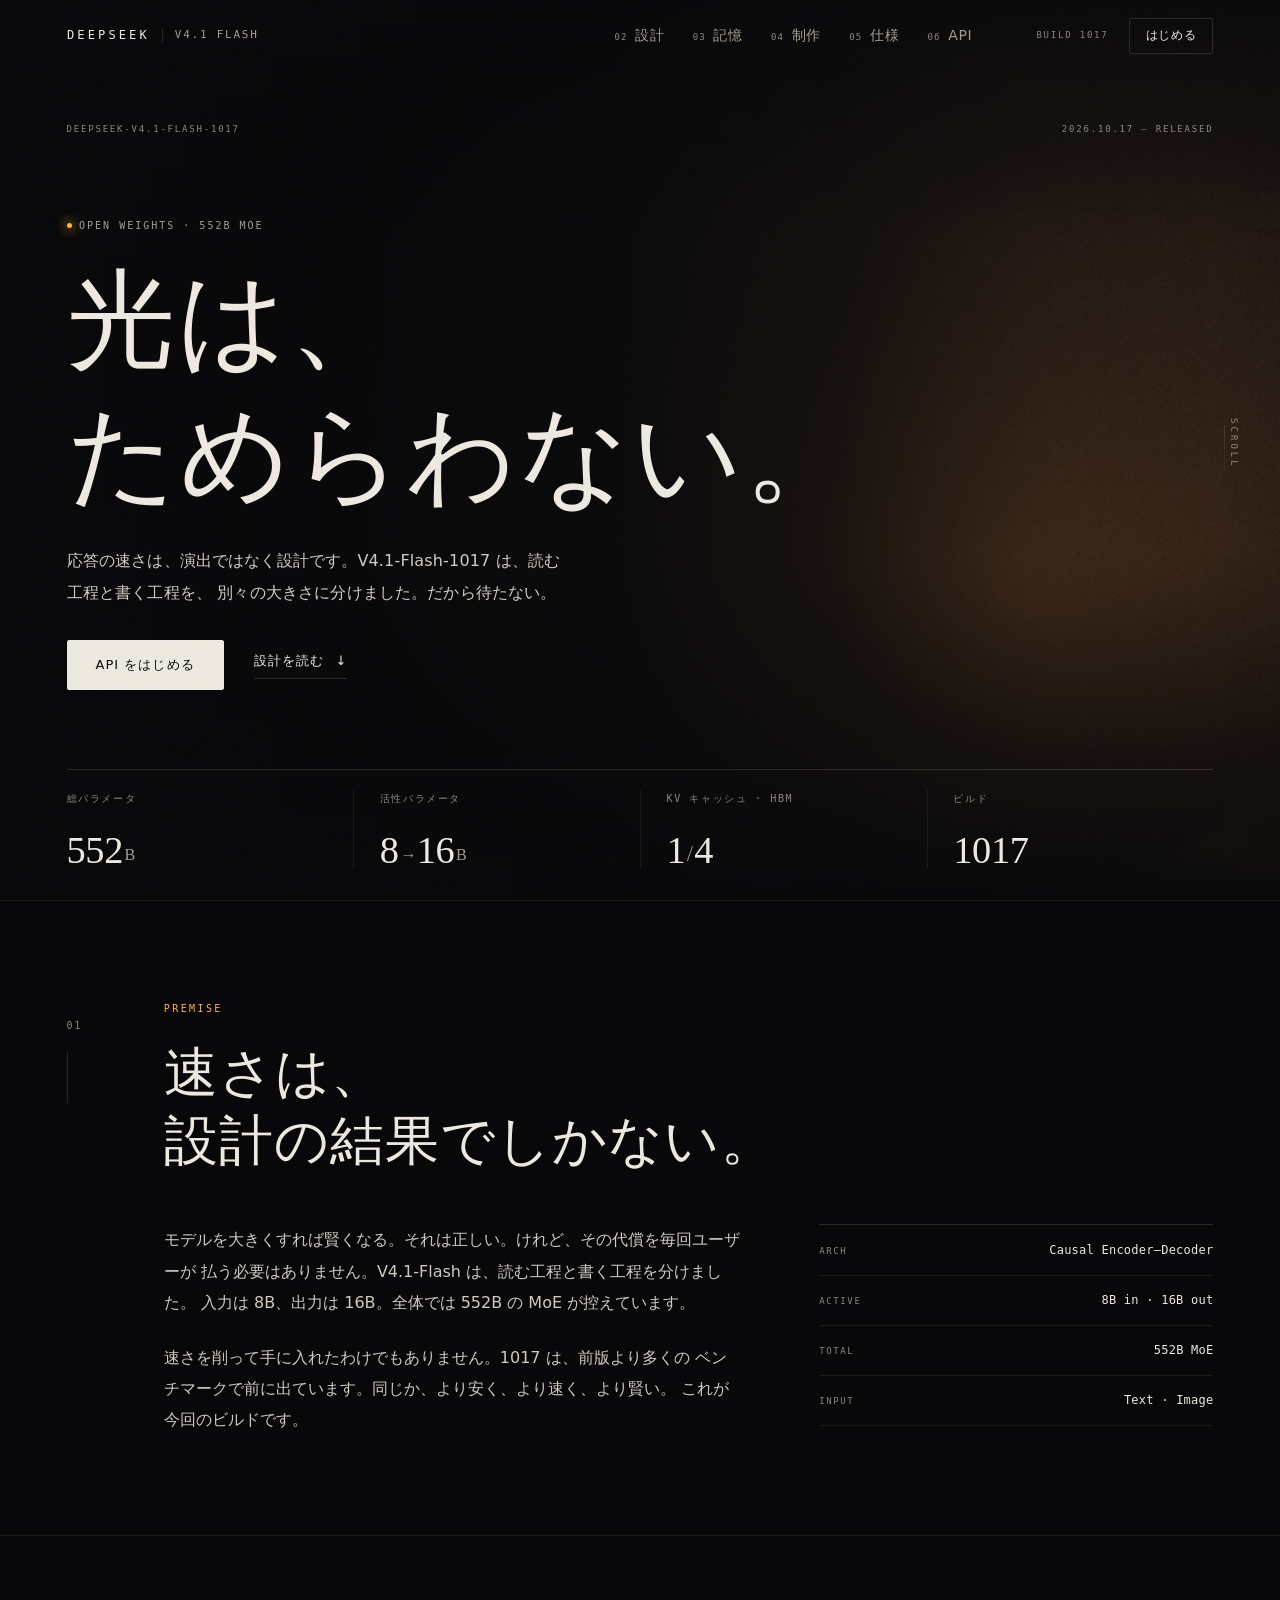
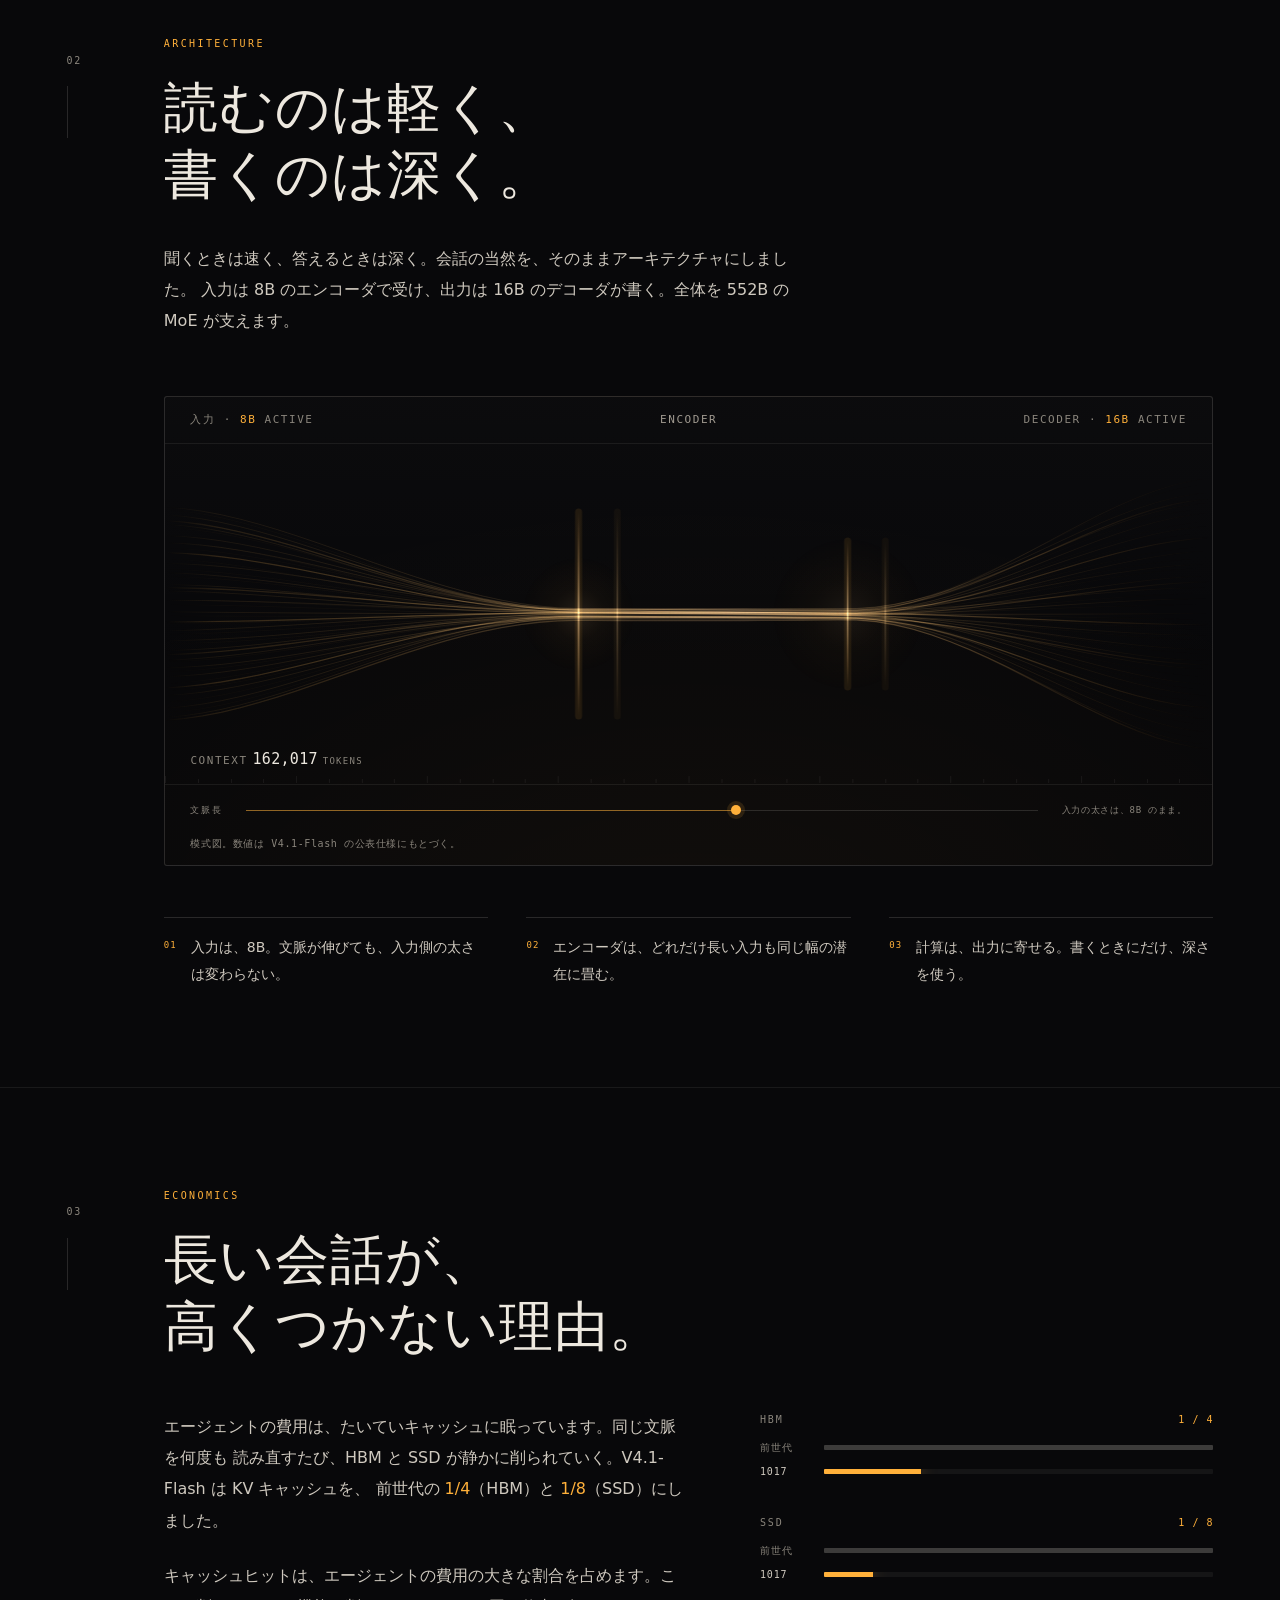
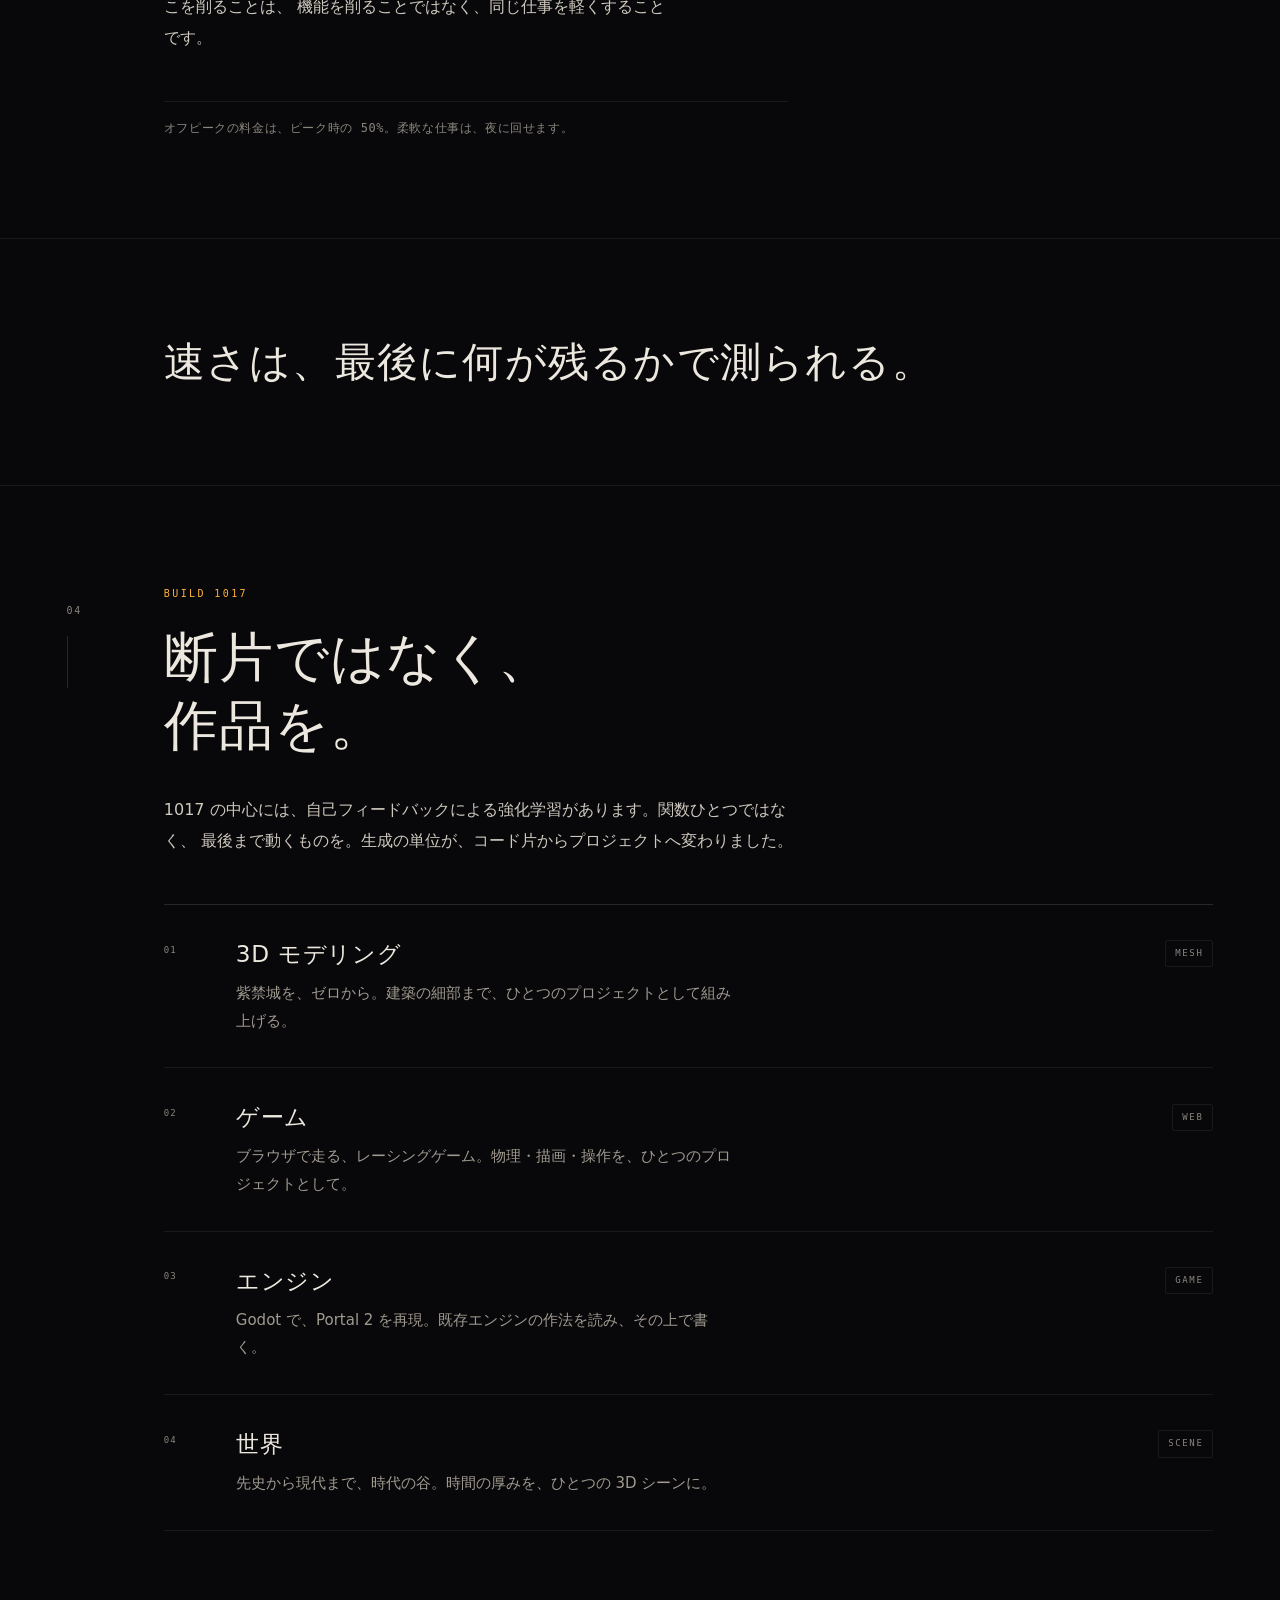
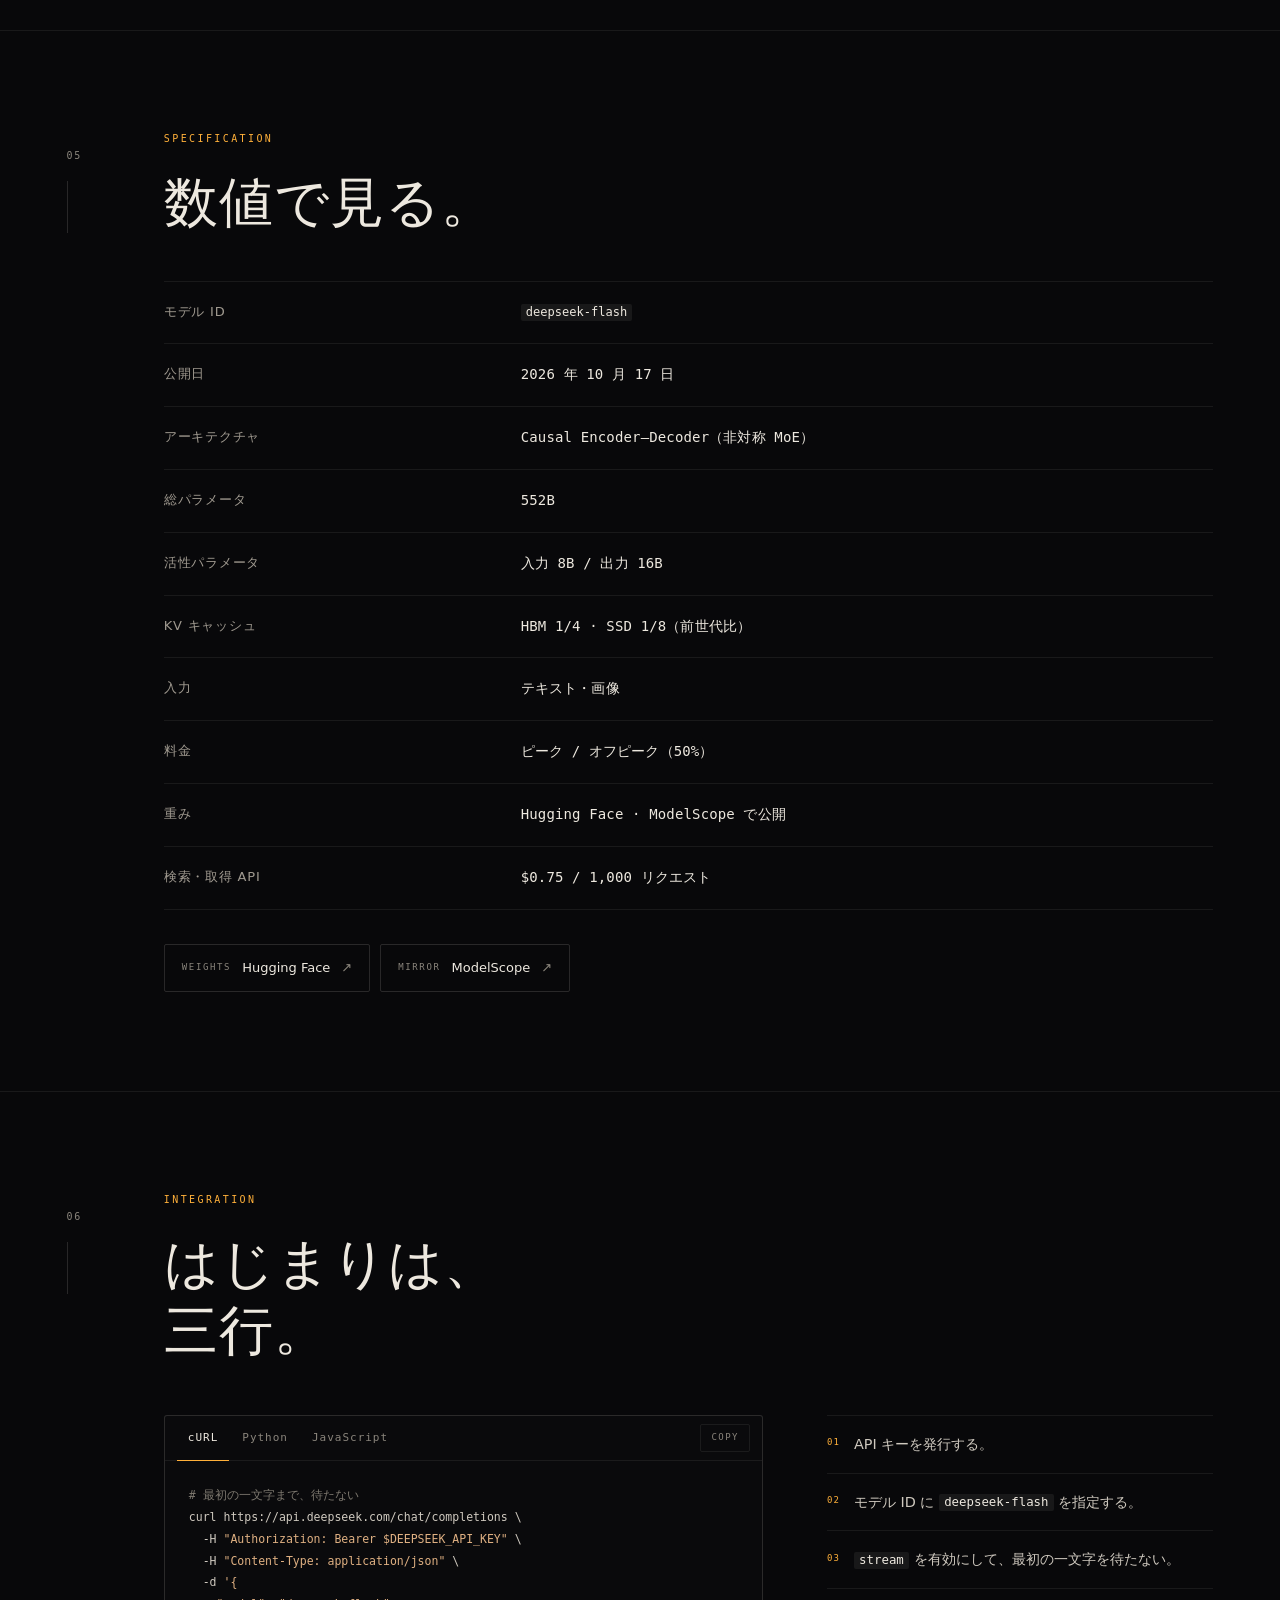
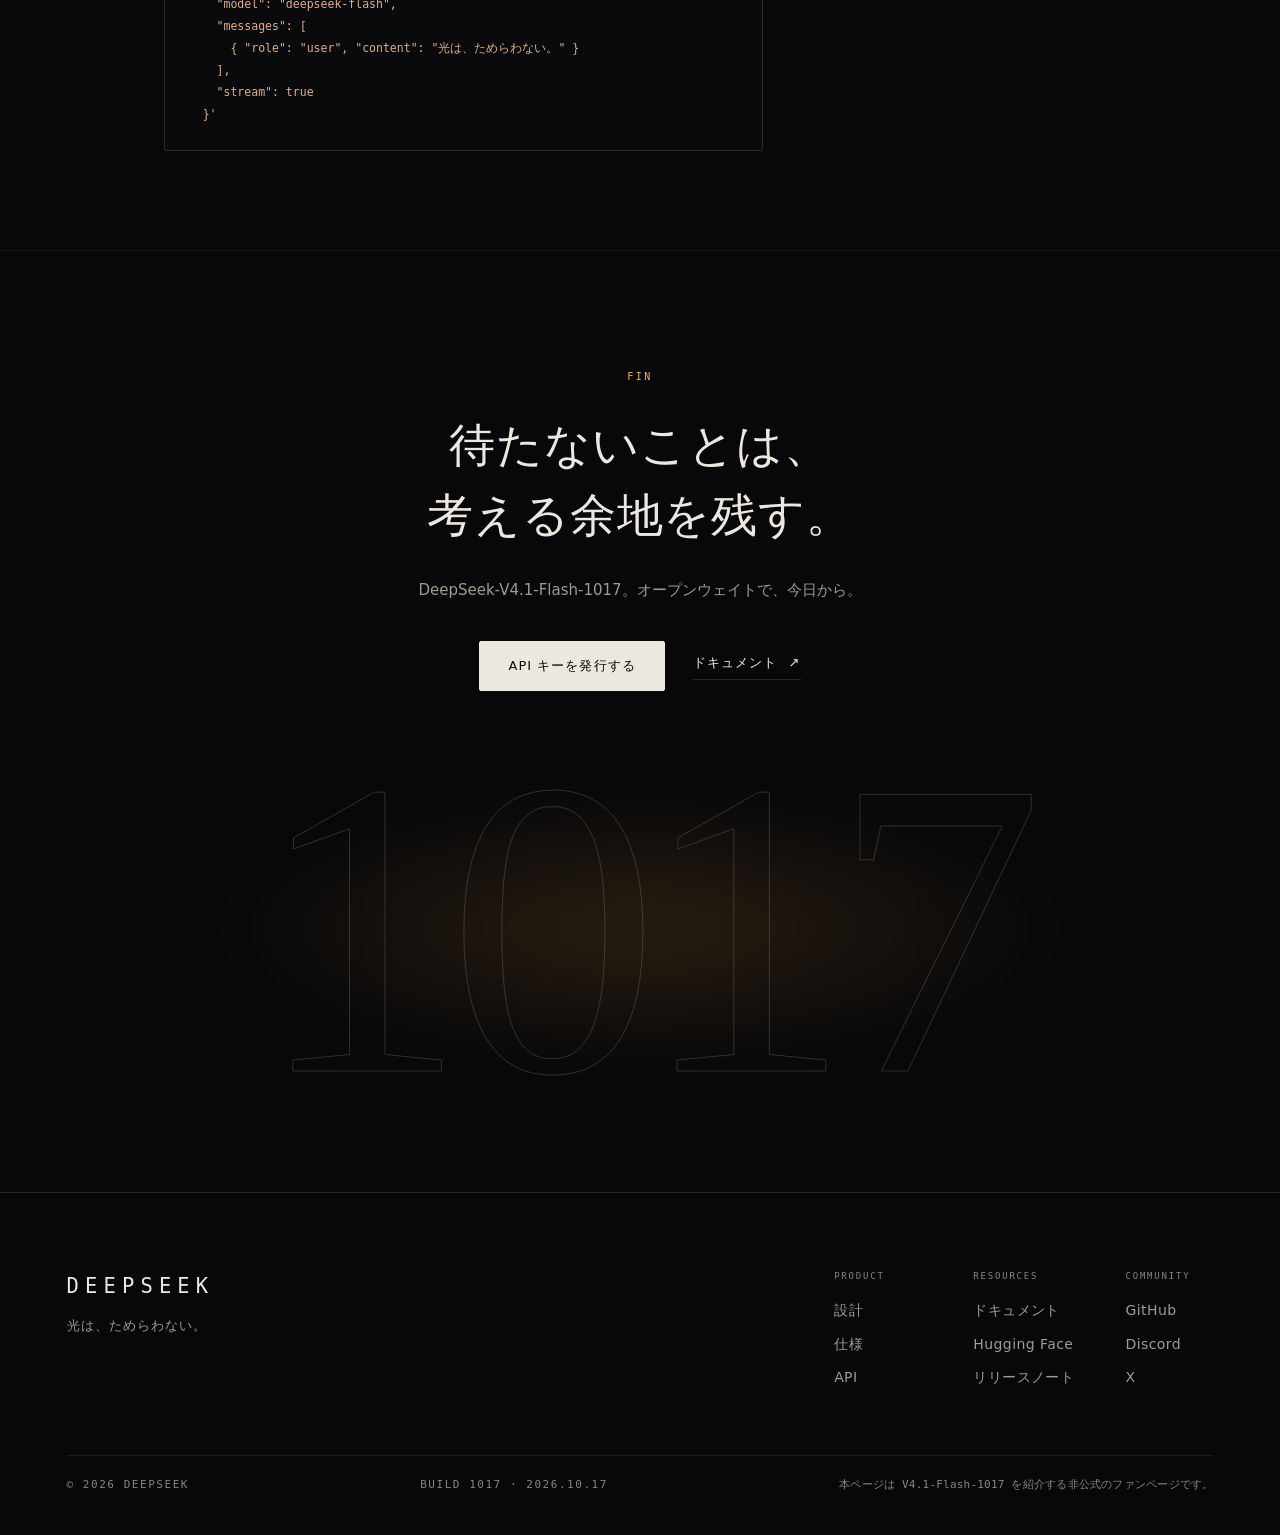
<file: deepseek-v41-flash/index.html>
<!doctype html>
<html lang="ja" class="no-js">
<head>
<meta charset="utf-8">
<meta name="viewport" content="width=device-width, initial-scale=1, viewport-fit=cover">
<title>DeepSeek-V4.1-Flash-1017 — 光は、ためらわない。</title>
<meta name="description" content="DeepSeek-V4.1-Flash-1017。入力 8B、出力 16B の非対称アーキテクチャ。待たないことと、深く考えることを、同じ設計に。">
<meta name="theme-color" content="#08080A">
<meta property="og:title" content="DeepSeek-V4.1-Flash-1017 — 光は、ためらわない。">
<meta property="og:description" content="読むのは軽く、書くのは深く。552B MoE、非対称エンコーダ・デコーダ。">
<meta property="og:type" content="website">
<link rel="stylesheet" href="assets/style.css">
<script>
document.documentElement.classList.remove('no-js');
document.documentElement.classList.add('js');
window.setTimeout(function () {
  if (!window.__dshReady) document.documentElement.classList.remove('js');
}, 3000);
</script>
</head>
<body>
<a class="skip" href="#main">本文へスキップ</a>

<div class="progress" aria-hidden="true"><i data-progress></i></div>

<header class="nav" data-nav>
  <div class="nav__in">
    <a class="brand" href="#top" aria-label="DeepSeek V4.1 Flash — ページ先頭へ">
      <span class="brand__name">DeepSeek</span>
      <span class="brand__rule" aria-hidden="true"></span>
      <span class="brand__model">V4.1&nbsp;Flash</span>
    </a>

    <nav class="nav__links" aria-label="主要">
      <a href="#design"><span class="nav__n">02</span>設計</a>
      <a href="#memory"><span class="nav__n">03</span>記憶</a>
      <a href="#build"><span class="nav__n">04</span>制作</a>
      <a href="#spec"><span class="nav__n">05</span>仕様</a>
      <a href="#api"><span class="nav__n">06</span>API</a>
    </nav>

    <div class="nav__end">
      <span class="nav__build">Build 1017</span>
      <a class="btn btn--ghost btn--sm" href="#api">はじめる</a>
      <button class="burger" type="button" aria-expanded="false" aria-controls="menu" aria-label="メニューを開く" data-burger>
        <span aria-hidden="true"></span><span aria-hidden="true"></span>
      </button>
    </div>
  </div>
</header>

<div class="menu" id="menu" aria-hidden="true" data-menu>
  <nav class="menu__nav" aria-label="メニュー">
    <a href="#design"><i>02</i><b>設計</b><span>読むのは軽く、書くのは深く。</span></a>
    <a href="#memory"><i>03</i><b>記憶</b><span>長い会話が、高くつかない理由。</span></a>
    <a href="#build"><i>04</i><b>制作</b><span>断片ではなく、作品を。</span></a>
    <a href="#spec"><i>05</i><b>仕様</b><span>数値で見る、V4.1-Flash-1017。</span></a>
    <a href="#api"><i>06</i><b>API</b><span>はじまりは、三行。</span></a>
  </nav>
  <p class="menu__foot">DeepSeek-V4.1-Flash-1017 · 2026.10.17</p>
</div>

<main id="main">

  <!-- 00 ─────────────────────────────────────────── HERO -->
  <section class="hero" id="top">
    <div class="hero__field" aria-hidden="true">
      <canvas data-field></canvas>
      <div class="hero__scrim"></div>
    </div>

    <div class="hero__in">
      <div class="hero__meta">
        <p class="mono">DeepSeek-V4.1-Flash-1017</p>
        <p class="mono">2026.10.17 — Released</p>
      </div>

      <div class="hero__body">
        <p class="eyebrow"><span class="dot" aria-hidden="true"></span>Open weights · 552B MoE</p>

        <h1 class="hero__title">
          <span class="line"><span>光は、</span></span>
          <span class="line"><span>ためらわない。</span></span>
        </h1>

        <p class="hero__lead">
          応答の速さは、演出ではなく設計です。V4.1-Flash-1017 は、読む工程と書く工程を、
          別々の大きさに分けました。だから待たない。
        </p>

        <div class="hero__cta">
          <a class="btn" href="#api">API をはじめる</a>
          <a class="btn btn--text" href="#design">設計を読む<span class="arrow" aria-hidden="true">↓</span></a>
        </div>
      </div>

      <dl class="hero__stats">
        <div class="stat">
          <dt>総パラメータ</dt>
          <dd>552<span class="u">B</span></dd>
        </div>
        <div class="stat">
          <dt>活性パラメータ</dt>
          <dd>8<span class="u">→</span>16<span class="u">B</span></dd>
        </div>
        <div class="stat">
          <dt>KV キャッシュ · HBM</dt>
          <dd><span class="frac">1</span><span class="slash" aria-hidden="true">/</span><span class="frac">4</span></dd>
        </div>
        <div class="stat">
          <dt>ビルド</dt>
          <dd>1017</dd>
        </div>
      </dl>
    </div>

    <span class="hero__scroll mono" aria-hidden="true">Scroll</span>
  </section>

  <!-- 01 ─────────────────────────────────────────── PREMISE -->
  <section class="sec" id="premise">
    <div class="wrap g">
      <div class="rail" data-reveal><span class="mono">01</span></div>
      <div class="col">
        <header class="shead" data-reveal>
          <p class="kicker">Premise</p>
          <h2>速さは、<br>設計の結果でしかない。</h2>
        </header>

        <div class="split" data-reveal style="--d:80ms">
          <div class="prose">
            <p>
              モデルを大きくすれば賢くなる。それは正しい。けれど、その代償を毎回ユーザーが
              払う必要はありません。V4.1-Flash は、読む工程と書く工程を分けました。
              入力は 8B、出力は 16B。全体では 552B の MoE が控えています。
            </p>
            <p>
              速さを削って手に入れたわけでもありません。1017 は、前版より多くの
              ベンチマークで前に出ています。同じか、より安く、より速く、より賢い。
              これが今回のビルドです。
            </p>
          </div>

          <aside class="note" aria-label="アーキテクチャ要約">
            <div class="note__row">
              <span class="note__k">Arch</span>
              <span class="note__v">Causal Encoder–Decoder</span>
            </div>
            <div class="note__row">
              <span class="note__k">Active</span>
              <span class="note__v">8B in · 16B out</span>
            </div>
            <div class="note__row">
              <span class="note__k">Total</span>
              <span class="note__v">552B MoE</span>
            </div>
            <div class="note__row">
              <span class="note__k">Input</span>
              <span class="note__v">Text · Image</span>
            </div>
          </aside>
        </div>
      </div>
    </div>
  </section>

  <!-- 02 ─────────────────────────────────────────── DESIGN / LENS -->
  <section class="sec" id="design">
    <div class="wrap g">
      <div class="rail" data-reveal><span class="mono">02</span></div>
      <div class="col">
        <header class="shead" data-reveal>
          <p class="kicker">Architecture</p>
          <h2>読むのは軽く、<br>書くのは深く。</h2>
        </header>

        <p class="lead" data-reveal style="--d:60ms">
          聞くときは速く、答えるときは深く。会話の当然を、そのままアーキテクチャにしました。
          入力は 8B のエンコーダで受け、出力は 16B のデコーダが書く。全体を 552B の MoE が支えます。
        </p>

        <figure class="lens" data-lens data-reveal style="--d:100ms">
          <div class="lens__head">
            <span class="mono">入力 · <b>8B</b> active</span>
            <span class="mono lens__head-mid">Encoder</span>
            <span class="mono lens__head-dec">Decoder · <b>16B</b> active</span>
          </div>

          <div class="lens__stage">
            <canvas data-lens-canvas aria-hidden="true"></canvas>
            <div class="lens__readout">
              <span class="mono">Context</span>
              <b class="mono" data-out="tokens">128,000</b>
              <span class="mono lens__unit">tokens</span>
            </div>
          </div>

          <div class="lens__foot">
            <label class="mono lens__label" for="ctx">文脈長</label>
            <input id="ctx" type="range" min="0" max="100" value="62" step="1"
                   aria-label="文脈長を 8,000 から 1,024,000 トークンの間で変化させる" data-ctx>
            <span class="mono lens__hint">入力の太さは、8B のまま。</span>
          </div>
          <figcaption class="mono lens__cap">
            模式図。数値は V4.1-Flash の公表仕様にもとづく。
          </figcaption>
        </figure>

        <ol class="tri" data-reveal style="--d:140ms">
          <li><span class="mono">01</span><p>入力は、8B。文脈が伸びても、入力側の太さは変わらない。</p></li>
          <li><span class="mono">02</span><p>エンコーダは、どれだけ長い入力も同じ幅の潜在に畳む。</p></li>
          <li><span class="mono">03</span><p>計算は、出力に寄せる。書くときにだけ、深さを使う。</p></li>
        </ol>
      </div>
    </div>
  </section>

  <!-- 03 ─────────────────────────────────────────── MEMORY -->
  <section class="sec" id="memory">
    <div class="wrap g">
      <div class="rail" data-reveal><span class="mono">03</span></div>
      <div class="col">
        <header class="shead" data-reveal>
          <p class="kicker">Economics</p>
          <h2>長い会話が、<br>高くつかない理由。</h2>
        </header>

        <div class="split split--wide" data-reveal style="--d:60ms">
          <div class="prose">
            <p>
              エージェントの費用は、たいていキャッシュに眠っています。同じ文脈を何度も
              読み直すたび、HBM と SSD が静かに削られていく。V4.1-Flash は KV キャッシュを、
              前世代の <em>1/4</em>（HBM）と <em>1/8</em>（SSD）にしました。
            </p>
            <p>
              キャッシュヒットは、エージェントの費用の大きな割合を占めます。ここを削ることは、
              機能を削ることではなく、同じ仕事を軽くすることです。
            </p>
          </div>

          <div class="meters" data-meters>
            <div class="meter">
              <div class="meter__top">
                <span class="mono">HBM</span>
                <span class="mono meter__val">1 / 4</span>
              </div>
              <div class="meter__row">
                <span class="mono meter__k">前世代</span>
                <div class="meter__track"><i style="--w:100%"></i></div>
              </div>
              <div class="meter__row">
                <span class="mono meter__k meter__k--new">1017</span>
                <div class="meter__track meter__track--new"><i style="--w:25%"></i></div>
              </div>
            </div>

            <div class="meter">
              <div class="meter__top">
                <span class="mono">SSD</span>
                <span class="mono meter__val">1 / 8</span>
              </div>
              <div class="meter__row">
                <span class="mono meter__k">前世代</span>
                <div class="meter__track"><i style="--w:100%"></i></div>
              </div>
              <div class="meter__row">
                <span class="mono meter__k meter__k--new">1017</span>
                <div class="meter__track meter__track--new"><i style="--w:12.5%"></i></div>
              </div>
            </div>
          </div>
        </div>

        <p class="aside mono" data-reveal style="--d:120ms">
          オフピークの料金は、ピーク時の 50%。柔軟な仕事は、夜に回せます。
        </p>
      </div>
    </div>
  </section>

  <!-- INTERLUDE -->
  <section class="interlude">
    <div class="wrap">
      <p class="interlude__text" data-reveal>
        速さは、最後に何が残るかで測られる。
      </p>
    </div>
  </section>

  <!-- 04 ─────────────────────────────────────────── BUILD 1017 -->
  <section class="sec" id="build">
    <div class="wrap g">
      <div class="rail" data-reveal><span class="mono">04</span></div>
      <div class="col">
        <header class="shead" data-reveal>
          <p class="kicker">Build 1017</p>
          <h2>断片ではなく、<br>作品を。</h2>
        </header>

        <p class="lead" data-reveal style="--d:60ms">
          1017 の中心には、自己フィードバックによる強化学習があります。関数ひとつではなく、
          最後まで動くものを。生成の単位が、コード片からプロジェクトへ変わりました。
        </p>

        <ol class="works" data-reveal style="--d:100ms">
          <li class="work">
            <span class="work__i mono">01</span>
            <div class="work__main">
              <h3>3D モデリング</h3>
              <p>紫禁城を、ゼロから。建築の細部まで、ひとつのプロジェクトとして組み上げる。</p>
            </div>
            <span class="work__tag mono">Mesh</span>
          </li>
          <li class="work">
            <span class="work__i mono">02</span>
            <div class="work__main">
              <h3>ゲーム</h3>
              <p>ブラウザで走る、レーシングゲーム。物理・描画・操作を、ひとつのプロジェクトとして。</p>
            </div>
            <span class="work__tag mono">Web</span>
          </li>
          <li class="work">
            <span class="work__i mono">03</span>
            <div class="work__main">
              <h3>エンジン</h3>
              <p>Godot で、Portal 2 を再現。既存エンジンの作法を読み、その上で書く。</p>
            </div>
            <span class="work__tag mono">Game</span>
          </li>
          <li class="work">
            <span class="work__i mono">04</span>
            <div class="work__main">
              <h3>世界</h3>
              <p>先史から現代まで、時代の谷。時間の厚みを、ひとつの 3D シーンに。</p>
            </div>
            <span class="work__tag mono">Scene</span>
          </li>
        </ol>
      </div>
    </div>
  </section>

  <!-- 05 ─────────────────────────────────────────── SPEC -->
  <section class="sec" id="spec">
    <div class="wrap g">
      <div class="rail" data-reveal><span class="mono">05</span></div>
      <div class="col">
        <header class="shead" data-reveal>
          <p class="kicker">Specification</p>
          <h2>数値で見る。</h2>
        </header>

        <div class="spec" data-reveal style="--d:60ms">
          <table>
            <caption class="sr">DeepSeek-V4.1-Flash-1017 の仕様</caption>
            <tbody>
              <tr><th scope="row">モデル ID</th><td><code>deepseek-flash</code></td></tr>
              <tr><th scope="row">公開日</th><td>2026 年 10 月 17 日</td></tr>
              <tr><th scope="row">アーキテクチャ</th><td>Causal Encoder–Decoder（非対称 MoE）</td></tr>
              <tr><th scope="row">総パラメータ</th><td>552B</td></tr>
              <tr><th scope="row">活性パラメータ</th><td>入力 8B / 出力 16B</td></tr>
              <tr><th scope="row">KV キャッシュ</th><td>HBM 1/4 · SSD 1/8（前世代比）</td></tr>
              <tr><th scope="row">入力</th><td>テキスト・画像</td></tr>
              <tr><th scope="row">料金</th><td>ピーク / オフピーク（50%）</td></tr>
              <tr><th scope="row">重み</th><td>Hugging Face · ModelScope で公開</td></tr>
              <tr><th scope="row">検索・取得 API</th><td>$0.75 / 1,000 リクエスト</td></tr>
            </tbody>
          </table>
        </div>

        <div class="links" data-reveal style="--d:100ms">
          <a class="link" href="https://huggingface.co/deepseek-ai/DeepSeek-V4.1-Flash-1017" target="_blank" rel="noopener">
            <span class="mono">Weights</span>Hugging Face<span class="arrow" aria-hidden="true">↗</span>
          </a>
          <a class="link" href="https://modelscope.cn/models/deepseek-ai/DeepSeek-V4.1-Flash-1017" target="_blank" rel="noopener">
            <span class="mono">Mirror</span>ModelScope<span class="arrow" aria-hidden="true">↗</span>
          </a>
        </div>
      </div>
    </div>
  </section>

  <!-- 06 ─────────────────────────────────────────── API -->
  <section class="sec" id="api">
    <div class="wrap g">
      <div class="rail" data-reveal><span class="mono">06</span></div>
      <div class="col">
        <header class="shead" data-reveal>
          <p class="kicker">Integration</p>
          <h2>はじまりは、<br>三行。</h2>
        </header>

        <div class="split split--code" data-reveal style="--d:60ms">
          <div class="code">
            <div class="code__bar">
              <div class="tabs" role="tablist" aria-label="言語">
                <button role="tab" aria-selected="true" aria-controls="p-c" id="t-c" type="button" data-tab="c">cURL</button>
                <button role="tab" aria-selected="false" aria-controls="p-py" id="t-py" type="button" data-tab="py" tabindex="-1">Python</button>
                <button role="tab" aria-selected="false" aria-controls="p-js" id="t-js" type="button" data-tab="js" tabindex="-1">JavaScript</button>
              </div>
              <button class="copy mono" type="button" data-copy>Copy</button>
            </div>

            <div class="code__body">
<pre id="p-c" role="tabpanel" aria-labelledby="t-c" tabindex="0"><code><span class="c"># 最初の一文字まで、待たない</span>
curl https://api.deepseek.com/chat/completions \
  -H <span class="s">"Authorization: Bearer $DEEPSEEK_API_KEY"</span> \
  -H <span class="s">"Content-Type: application/json"</span> \
  -d <span class="s">'{
    "model": "deepseek-flash",
    "messages": [
      { "role": "user", "content": "光は、ためらわない。" }
    ],
    "stream": true
  }'</span></code></pre>

<pre id="p-py" role="tabpanel" aria-labelledby="t-py" tabindex="0" hidden><code><span class="c"># pip install openai</span>
<span class="k">import</span> os
<span class="k">from</span> openai <span class="k">import</span> OpenAI

client = OpenAI(
    api_key=os.environ[<span class="s">"DEEPSEEK_API_KEY"</span>],
    base_url=<span class="s">"https://api.deepseek.com"</span>,
)

stream = client.chat.completions.create(
    model=<span class="s">"deepseek-flash"</span>,
    messages=[{<span class="s">"role"</span>: <span class="s">"user"</span>, <span class="s">"content"</span>: <span class="s">"光は、ためらわない。"</span>}],
    stream=<span class="k">True</span>,
)

<span class="k">for</span> chunk <span class="k">in</span> stream:
    text = chunk.choices[<span class="n">0</span>].delta.content <span class="k">or</span> <span class="s">""</span>
    <span class="f">print</span>(text, end=<span class="s">""</span>, flush=<span class="k">True</span>)</code></pre>

<pre id="p-js" role="tabpanel" aria-labelledby="t-js" tabindex="0" hidden><code><span class="c">// ストリームで受け取る</span>
<span class="k">const</span> res = <span class="k">await</span> <span class="f">fetch</span>(<span class="s">"https://api.deepseek.com/chat/completions"</span>, {
  method: <span class="s">"POST"</span>,
  headers: {
    <span class="s">"Content-Type"</span>: <span class="s">"application/json"</span>,
    Authorization: <span class="s">`Bearer ${process.env.DEEPSEEK_API_KEY}`</span>,
  },
  body: <span class="f">JSON.stringify</span>({
    model: <span class="s">"deepseek-flash"</span>,
    messages: [{ role: <span class="s">"user"</span>, content: <span class="s">"光は、ためらわない。"</span> }],
    stream: <span class="k">true</span>,
  }),
});

<span class="k">const</span> reader = res.body.<span class="f">getReader</span>();
<span class="k">const</span> dec = <span class="k">new</span> <span class="f">TextDecoder</span>();
<span class="k">for</span> (;;) {
  <span class="k">const</span> { done, value } = <span class="k">await</span> reader.<span class="f">read</span>();
  <span class="k">if</span> (done) <span class="k">break</span>;
  process.stdout.<span class="f">write</span>(dec.<span class="f">decode</span>(value));
}</code></pre>
            </div>
          </div>

          <ol class="steps">
            <li><span class="mono">01</span><p>API キーを発行する。</p></li>
            <li><span class="mono">02</span><p>モデル ID に <code>deepseek-flash</code> を指定する。</p></li>
            <li><span class="mono">03</span><p><code>stream</code> を有効にして、最初の一文字を待たない。</p></li>
          </ol>
        </div>
      </div>
    </div>
  </section>

  <!-- FIN ─────────────────────────────────────────── CLOSING -->
  <section class="fin" id="fin">
    <div class="wrap">
      <p class="kicker kicker--c" data-reveal>Fin</p>
      <h2 class="fin__h" data-reveal style="--d:60ms">待たないことは、<br>考える余地を残す。</h2>
      <p class="fin__p" data-reveal style="--d:100ms">
        DeepSeek-V4.1-Flash-1017。オープンウェイトで、今日から。
      </p>
      <div class="fin__cta" data-reveal style="--d:140ms">
        <a class="btn" href="https://platform.deepseek.com/" target="_blank" rel="noopener">API キーを発行する</a>
        <a class="btn btn--text" href="https://api-docs.deepseek.com/" target="_blank" rel="noopener">ドキュメント<span class="arrow" aria-hidden="true">↗</span></a>
      </div>

      <div class="fin__num" aria-hidden="true" data-fin>
        <span class="fin__num-outline">1017</span>
        <span class="fin__num-fill">1017</span>
      </div>
    </div>
  </section>
</main>

<footer class="foot">
  <div class="wrap">
    <div class="foot__top">
      <div class="foot__brand">
        <p class="brand__name brand__name--lg">DeepSeek</p>
        <p class="foot__tag">光は、ためらわない。</p>
      </div>
      <nav class="foot__cols" aria-label="フッター">
        <div>
          <p class="foot__h mono">Product</p>
          <a href="#design">設計</a>
          <a href="#spec">仕様</a>
          <a href="#api">API</a>
        </div>
        <div>
          <p class="foot__h mono">Resources</p>
          <a href="https://api-docs.deepseek.com/" target="_blank" rel="noopener">ドキュメント</a>
          <a href="https://huggingface.co/deepseek-ai/DeepSeek-V4.1-Flash-1017" target="_blank" rel="noopener">Hugging Face</a>
          <a href="https://api-docs.deepseek.com/news/news261017/" target="_blank" rel="noopener">リリースノート</a>
        </div>
        <div>
          <p class="foot__h mono">Community</p>
          <a href="https://github.com/deepseek-ai" target="_blank" rel="noopener">GitHub</a>
          <a href="https://discord.gg/Tc7c45Zzu5" target="_blank" rel="noopener">Discord</a>
          <a href="https://twitter.com/deepseek_ai" target="_blank" rel="noopener">X</a>
        </div>
      </nav>
    </div>

    <div class="foot__bot">
      <p class="mono">© 2026 DeepSeek</p>
      <p class="mono">Build 1017 · 2026.10.17</p>
      <p class="mono foot__note">本ページは V4.1-Flash-1017 を紹介する非公式のファンページです。</p>
    </div>
  </div>
</footer>

<script src="assets/main.js" defer></script>
</body>
</html>
</file>
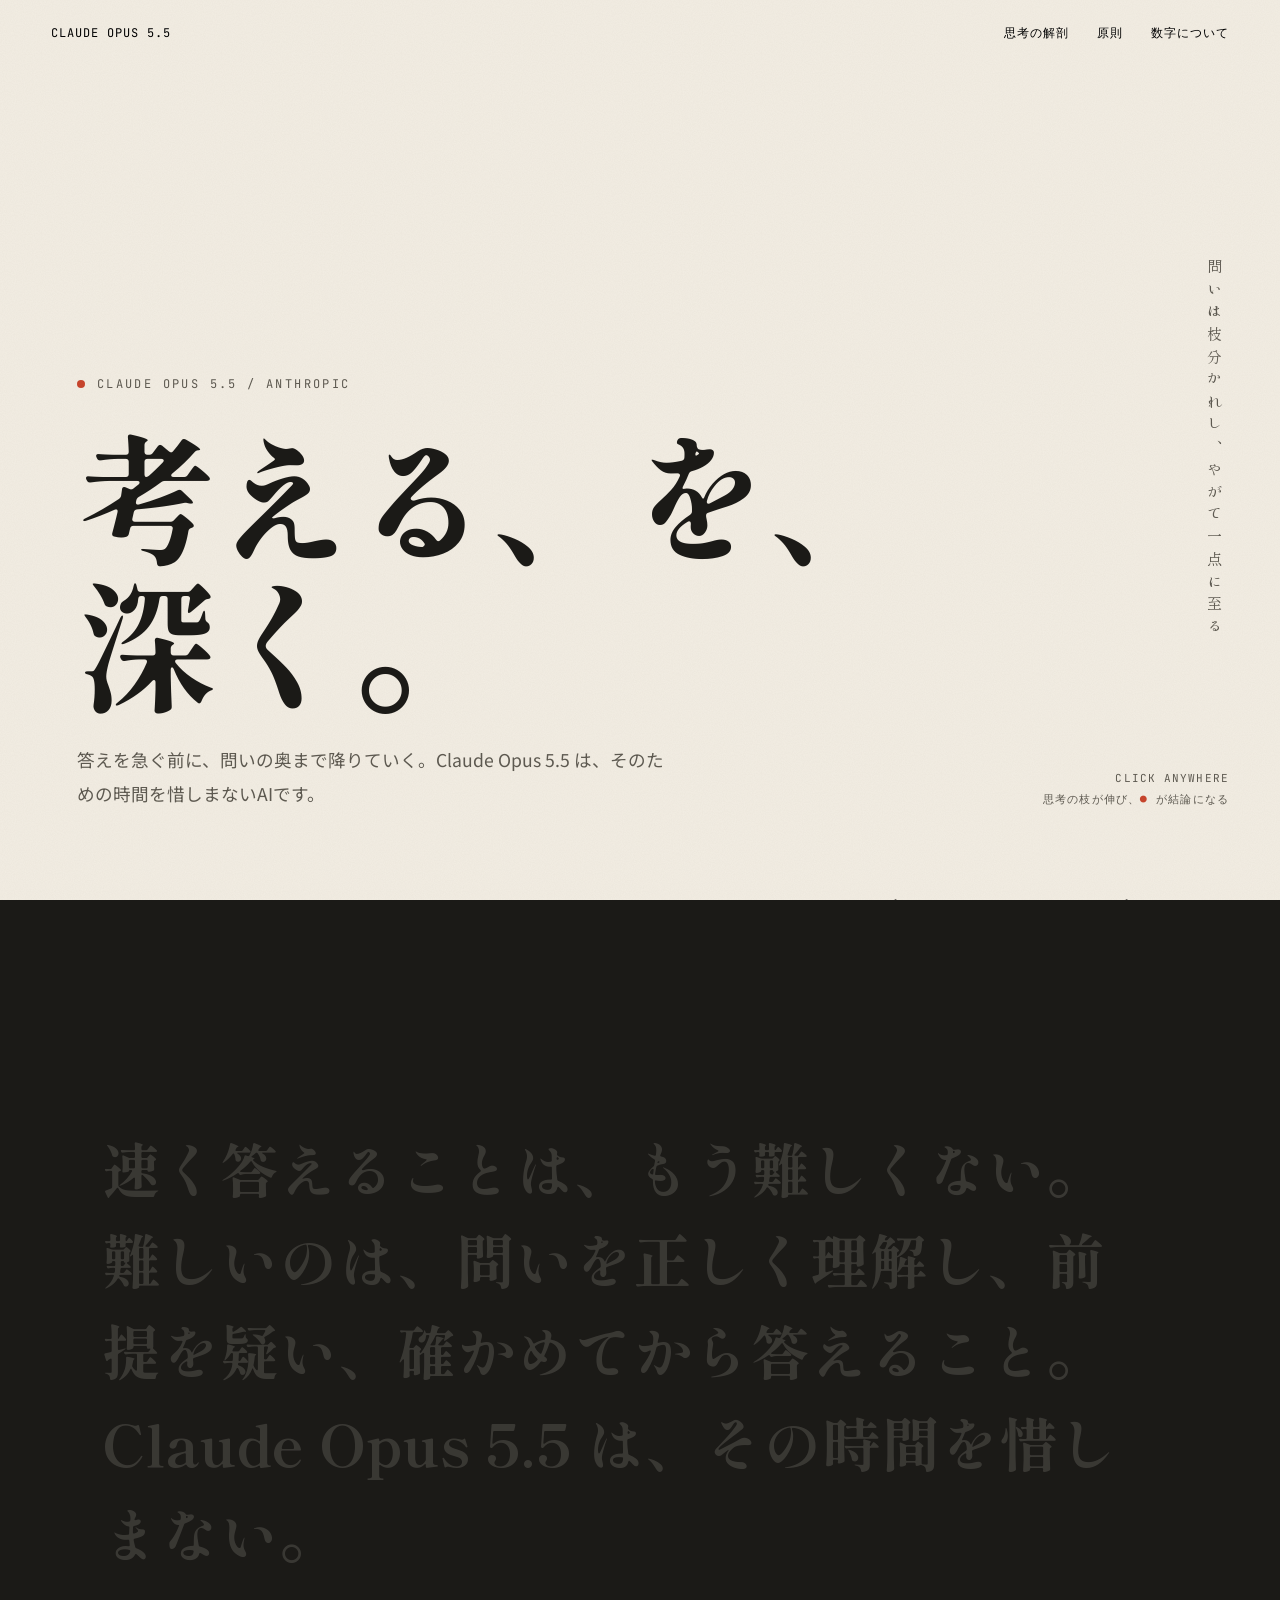
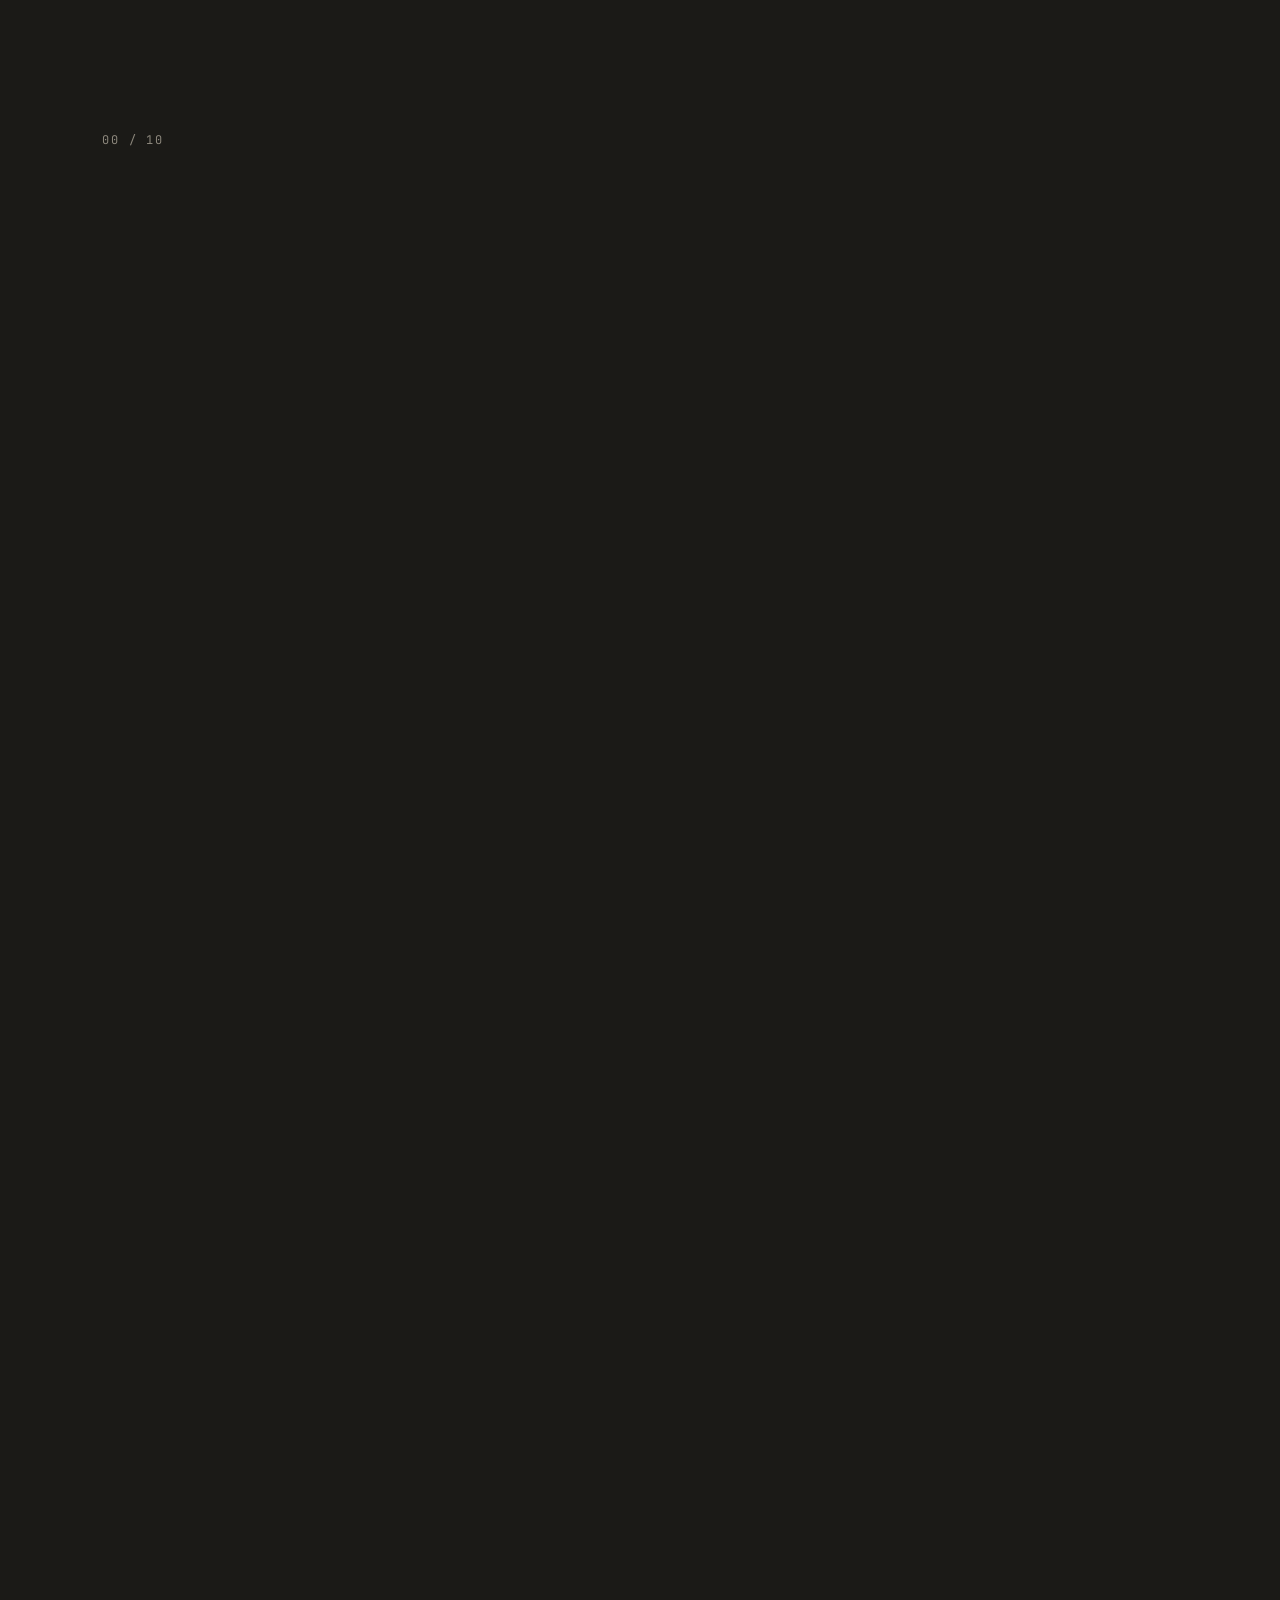
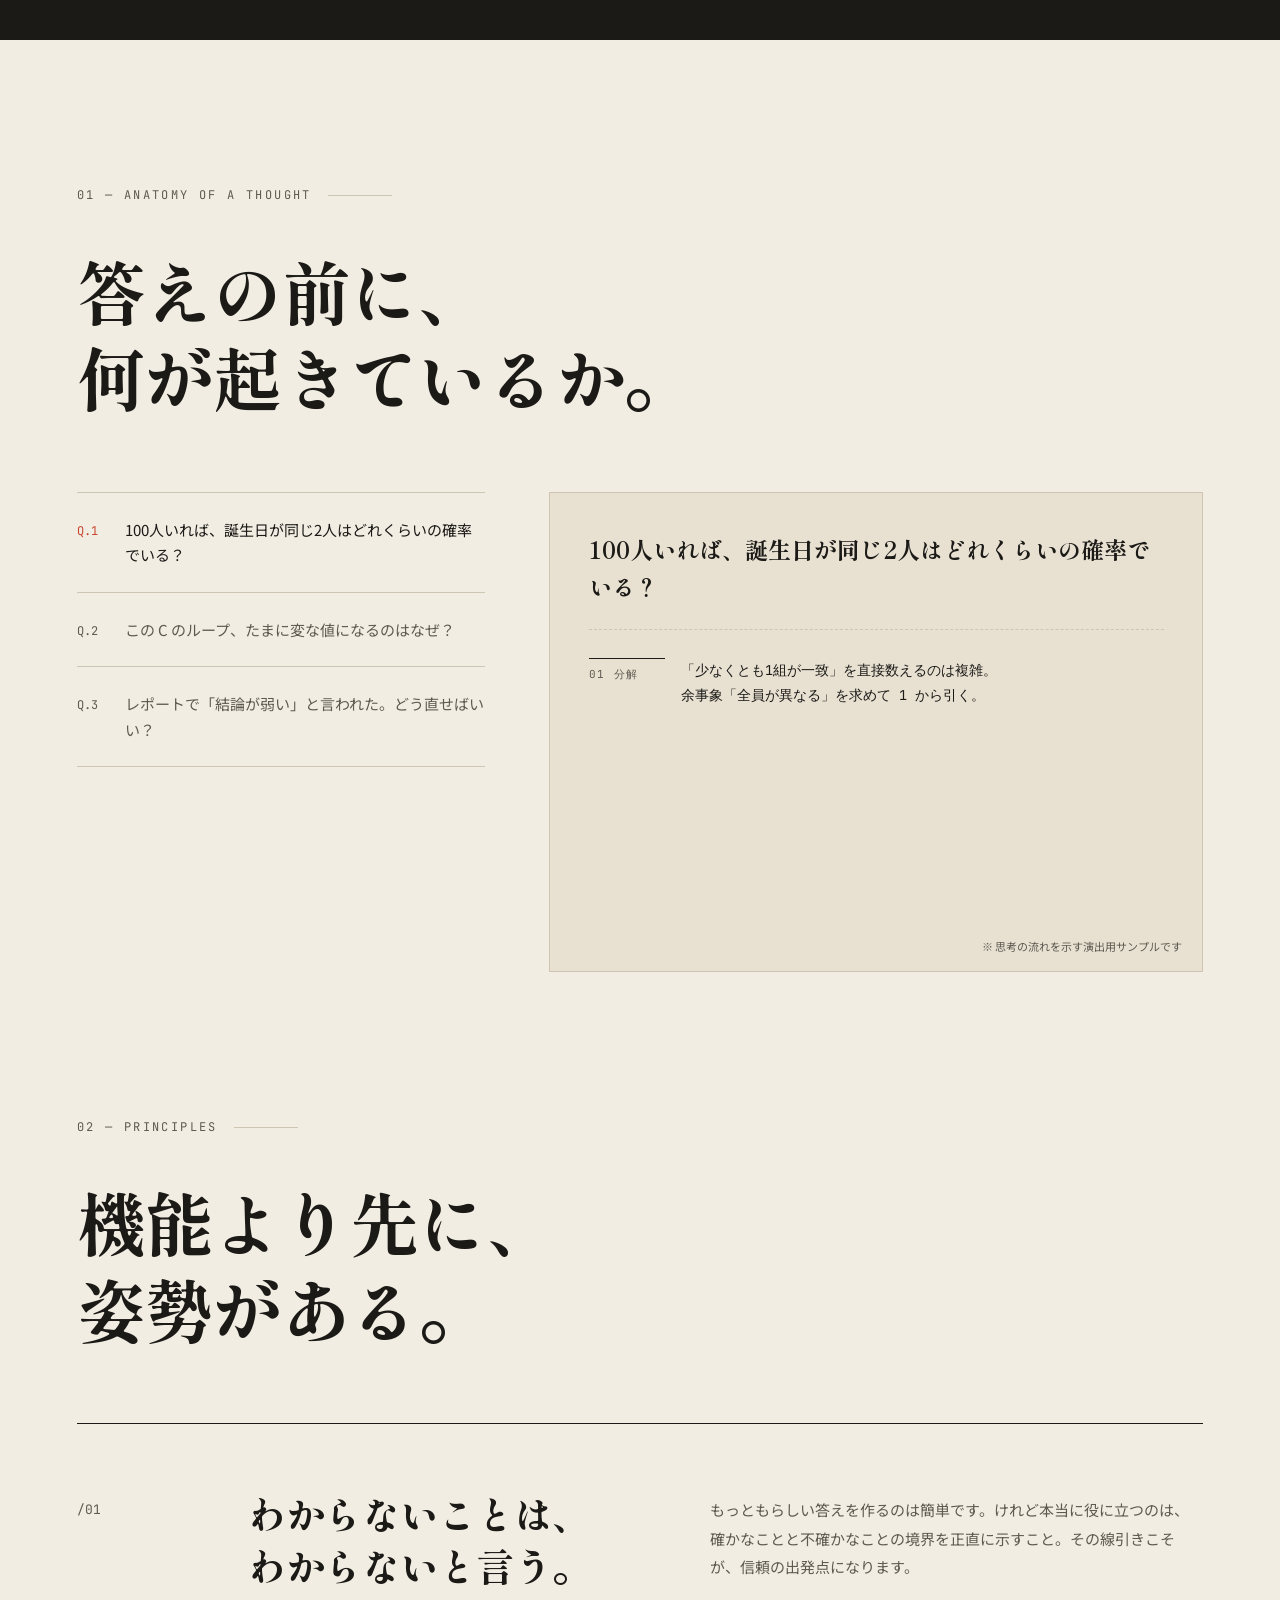
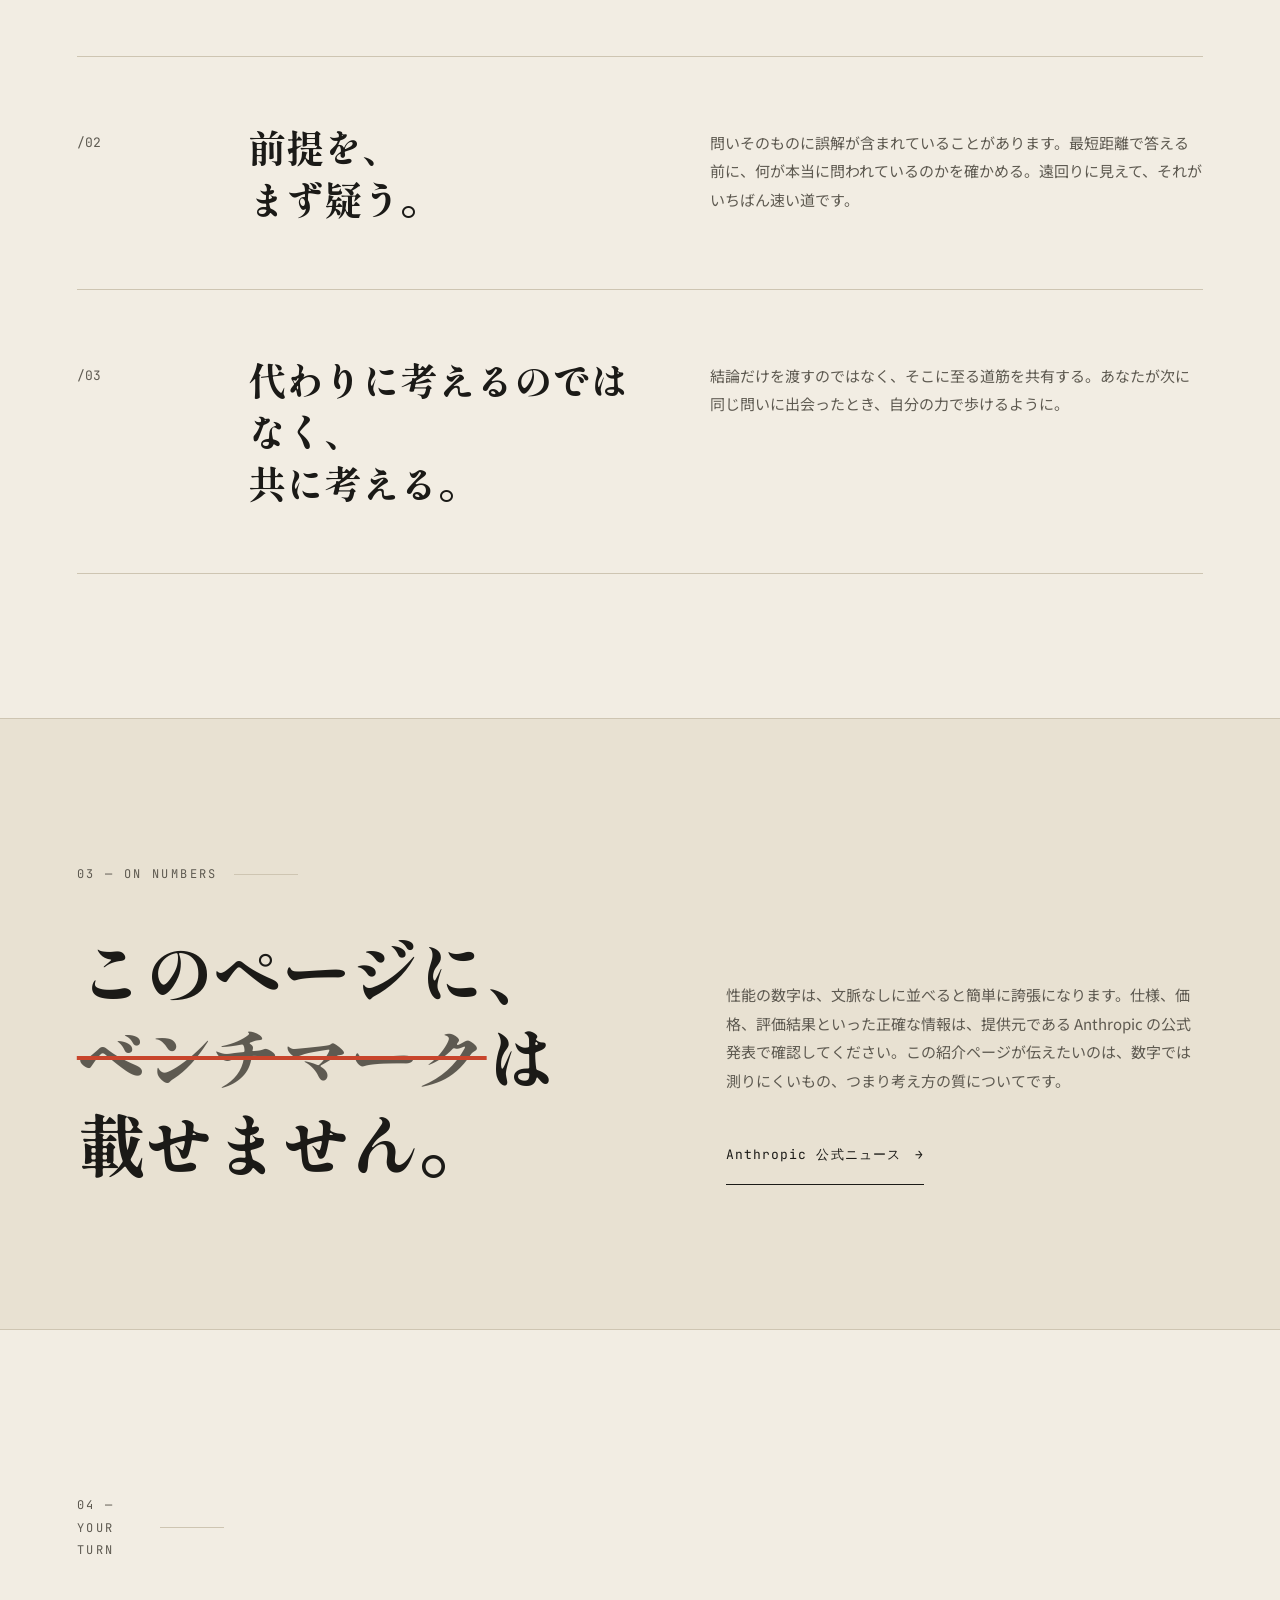
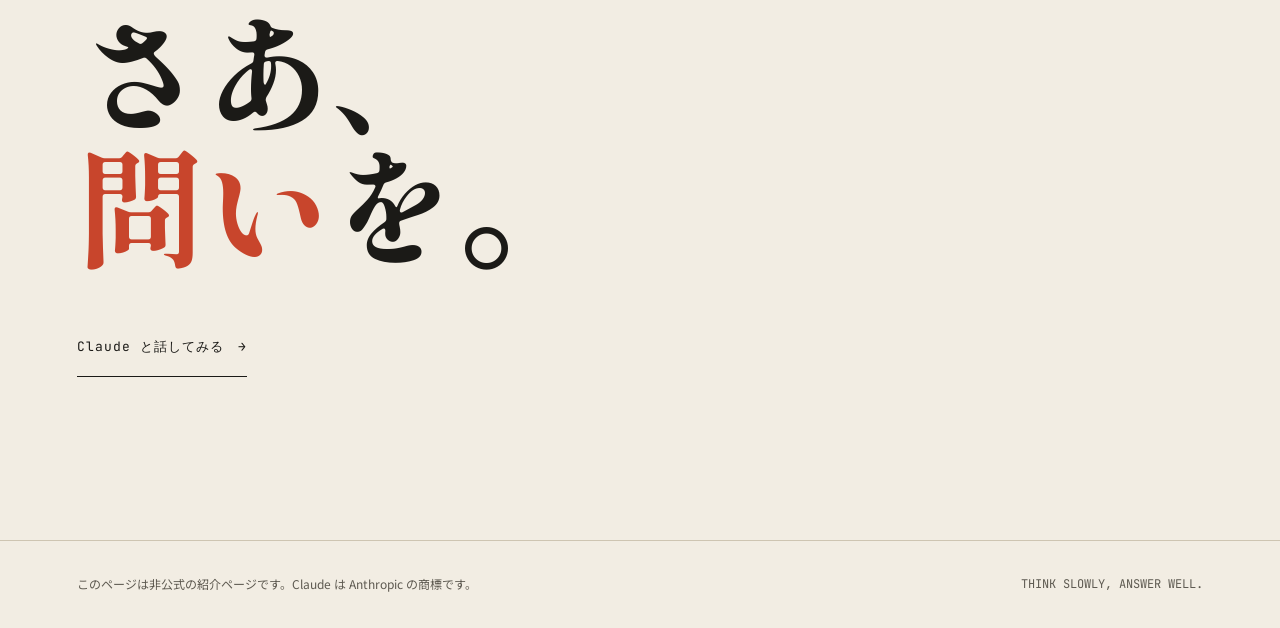
<file: claude-opus-55.html>
<!-- File: index.html -->
<!DOCTYPE html>
<html lang="ja">
<head>
  <meta charset="UTF-8">
  <meta name="viewport" content="width=device-width, initial-scale=1">
  <title>Claude Opus 5.5 — 考える、を、深く。</title>
  <meta name="description" content="Claude Opus 5.5 を紹介する非公式ページ。速さではなく、深さについて。">
  <link rel="preconnect" href="https://fonts.googleapis.com">
  <link rel="preconnect" href="https://fonts.gstatic.com" crossorigin>
  <link href="https://fonts.googleapis.com/css2?family=JetBrains+Mono:wght@400;500&family=Noto+Sans+JP:wght@400;500;700&family=Shippori+Mincho+B1:wght@500;700;800&display=swap" rel="stylesheet">
  <style>
    :root {
      --paper: #F2EDE3;
      --paper-2: #E8E1D2;
      --ink: #1B1A17;
      --ink-soft: #5E5A51;
      --line: #CEC5B2;
      --shu: #C8452C;
      --serif: "Shippori Mincho B1", "Hiragino Mincho ProN", serif;
      --sans: "Noto Sans JP", system-ui, sans-serif;
      --mono: "JetBrains Mono", ui-monospace, monospace;
      --ease: cubic-bezier(.2, .7, .1, 1);
    }

    * {
      box-sizing: border-box;
      margin: 0;
      padding: 0;
    }

    html {
      scroll-behavior: smooth;
    }

    body {
      background: var(--paper);
      color: var(--ink);
      font-family: var(--sans);
      line-height: 1.9;
      -webkit-font-smoothing: antialiased;
      overflow-x: hidden;
    }

    /* 紙の質感 */
    body::before {
      content: "";
      position: fixed;
      inset: 0;
      pointer-events: none;
      z-index: 100;
      opacity: .35;
      mix-blend-mode: multiply;
      background-image: url("data:image/svg+xml;utf8,<svg xmlns='http://www.w3.org/2000/svg' width='180' height='180'><filter id='n'><feTurbulence type='fractalNoise' baseFrequency='.9' numOctaves='2' stitchTiles='stitch'/><feColorMatrix values='0 0 0 0 0.4  0 0 0 0 0.35  0 0 0 0 0.3  0 0 0 .18 0'/></filter><rect width='100%' height='100%' filter='url(%23n)'/></svg>");
    }

    a {
      color: inherit;
    }

    ::selection {
      background: var(--shu);
      color: var(--paper);
    }

    /* ナビゲーション */
    .nav {
      position: fixed;
      top: 0;
      left: 0;
      right: 0;
      z-index: 50;
      display: flex;
      justify-content: space-between;
      align-items: center;
      padding: 22px clamp(20px, 4vw, 56px);
      font-family: var(--mono);
      font-size: 12px;
      letter-spacing: .08em;
      mix-blend-mode: difference;
      color: #F2EDE3;
    }

    .nav a {
      text-decoration: none;
    }

    .nav .links {
      display: flex;
      gap: 28px;
    }

    /* ヒーロー */
    .hero {
      position: relative;
      height: 100vh;
      min-height: 640px;
      overflow: hidden;
      cursor: crosshair;
    }

    #tree {
      position: absolute;
      inset: 0;
      width: 100%;
      height: 100%;
    }

    .hero-text {
      position: absolute;
      left: clamp(20px, 6vw, 96px);
      bottom: clamp(48px, 10vh, 120px);
      pointer-events: none;
      max-width: 90vw;
    }

    .eyebrow {
      font-family: var(--mono);
      font-size: 12px;
      letter-spacing: .2em;
      color: var(--ink-soft);
      margin-bottom: 24px;
      display: flex;
      align-items: center;
      gap: 12px;
    }

    .eyebrow::before {
      content: "";
      width: 8px;
      height: 8px;
      border-radius: 50%;
      background: var(--shu);
    }

    .hero h1 {
      font-family: var(--serif);
      font-weight: 800;
      font-size: clamp(3.4rem, 11vw, 10.5rem);
      line-height: 1.05;
      letter-spacing: -.02em;
    }

    .hero h1 .line {
      display: block;
      overflow: hidden;
    }

    .hero h1 .line span {
      display: inline-block;
      transform: translateY(110%);
      animation: rise 1.4s var(--ease) forwards;
    }

    .hero h1 .line:nth-child(2) span {
      animation-delay: .18s;
    }

    @keyframes rise {
      to {
        transform: translateY(0);
      }
    }

    .hero .sub {
      margin-top: 28px;
      font-size: clamp(.95rem, 1.4vw, 1.1rem);
      color: var(--ink-soft);
      max-width: 34em;
      opacity: 0;
      animation: fade 1.2s .9s var(--ease) forwards;
    }

    .vertical {
      position: absolute;
      right: clamp(20px, 4vw, 56px);
      top: 50%;
      transform: translateY(-50%);
      writing-mode: vertical-rl;
      font-family: var(--serif);
      font-size: 15px;
      letter-spacing: .5em;
      color: var(--ink-soft);
      pointer-events: none;
    }

    .hint {
      position: absolute;
      right: clamp(20px, 4vw, 56px);
      bottom: clamp(48px, 10vh, 120px);
      font-family: var(--mono);
      font-size: 11px;
      letter-spacing: .1em;
      color: var(--ink-soft);
      pointer-events: none;
      text-align: right;
      opacity: 0;
      animation: fade 1s 1.6s forwards;
    }

    .hint b {
      color: var(--shu);
      font-weight: 500;
    }

    @keyframes fade {
      to {
        opacity: 1;
      }
    }

    /* マニフェスト */
    .manifesto {
      position: relative;
      height: 260vh;
      background: var(--ink);
      color: var(--paper);
    }

    .manifesto .sticky {
      position: sticky;
      top: 0;
      height: 100vh;
      display: flex;
      align-items: center;
      padding: 0 clamp(20px, 8vw, 140px);
    }

    .manifesto p {
      font-family: var(--serif);
      font-weight: 700;
      font-size: clamp(1.8rem, 4.6vw, 4.2rem);
      line-height: 1.55;
      max-width: 18em;
    }

    .manifesto .w {
      opacity: .14;
      transition: opacity .6s var(--ease), color .6s var(--ease);
    }

    .manifesto .w.lit {
      opacity: 1;
    }

    .manifesto .w.accent.lit {
      color: var(--shu);
    }

    .manifesto .counter {
      position: absolute;
      left: clamp(20px, 8vw, 140px);
      bottom: 48px;
      font-family: var(--mono);
      font-size: 12px;
      letter-spacing: .15em;
      color: #8C877C;
    }

    /* 共通セクション */
    section.block {
      padding: clamp(96px, 16vh, 180px) clamp(20px, 6vw, 96px);
    }

    .label {
      font-family: var(--mono);
      font-size: 12px;
      letter-spacing: .2em;
      color: var(--ink-soft);
      display: flex;
      gap: 16px;
      align-items: center;
      margin-bottom: 40px;
    }

    .label::after {
      content: "";
      flex: 0 0 64px;
      height: 1px;
      background: var(--line);
    }

    h2 {
      font-family: var(--serif);
      font-weight: 800;
      font-size: clamp(2.2rem, 5.4vw, 4.6rem);
      line-height: 1.25;
      letter-spacing: -.01em;
    }

    .reveal {
      opacity: 0;
      transform: translateY(32px);
      transition: opacity 1.1s var(--ease), transform 1.1s var(--ease);
    }

    .reveal.in {
      opacity: 1;
      transform: none;
    }

    /* 思考の解剖 */
    .anatomy-grid {
      display: grid;
      grid-template-columns: minmax(260px, 1fr) 1.6fr;
      gap: clamp(32px, 5vw, 80px);
      margin-top: 72px;
      align-items: start;
    }

    .questions {
      display: flex;
      flex-direction: column;
      border-top: 1px solid var(--line);
    }

    .q {
      all: unset;
      cursor: pointer;
      padding: 24px 0;
      border-bottom: 1px solid var(--line);
      display: grid;
      grid-template-columns: 40px 1fr;
      gap: 8px;
      font-size: 15px;
      line-height: 1.7;
      color: var(--ink-soft);
      transition: color .4s, padding-left .5s var(--ease);
    }

    .q .n {
      font-family: var(--mono);
      font-size: 12px;
      padding-top: 4px;
    }

    .q:hover,
    .q:focus-visible {
      color: var(--ink);
      padding-left: 8px;
    }

    .q[aria-selected="true"] {
      color: var(--ink);
    }

    .q[aria-selected="true"] .n {
      color: var(--shu);
    }

    .trace {
      background: var(--paper-2);
      border: 1px solid var(--line);
      padding: clamp(24px, 3vw, 44px);
      min-height: 480px;
      position: relative;
    }

    .trace .prompt {
      font-family: var(--serif);
      font-size: clamp(1.15rem, 1.8vw, 1.45rem);
      font-weight: 700;
      line-height: 1.6;
      padding-bottom: 24px;
      margin-bottom: 28px;
      border-bottom: 1px dashed var(--line);
    }

    .step {
      display: grid;
      grid-template-columns: 76px 1fr;
      gap: 16px;
      margin-bottom: 22px;
      opacity: 0;
      transform: translateX(-8px);
      transition: opacity .5s, transform .5s var(--ease);
    }

    .step.show {
      opacity: 1;
      transform: none;
    }

    .step .tag {
      font-family: var(--mono);
      font-size: 11px;
      letter-spacing: .12em;
      color: var(--ink-soft);
      padding-top: 5px;
      border-top: 1px solid var(--ink);
    }

    .step.final .tag {
      color: var(--shu);
      border-color: var(--shu);
    }

    .step .body {
      font-family: var(--mono);
      font-size: 13.5px;
      line-height: 1.85;
      white-space: pre-wrap;
    }

    .step.final .body {
      font-family: var(--sans);
      font-size: 15px;
      font-weight: 500;
    }

    .caret {
      display: inline-block;
      width: .55em;
      height: 1.1em;
      vertical-align: -.2em;
      background: var(--shu);
      animation: blink 1s steps(1) infinite;
    }

    @keyframes blink {
      50% {
        opacity: 0;
      }
    }

    .trace .note {
      position: absolute;
      right: 20px;
      bottom: 14px;
      font-size: 11px;
      color: var(--ink-soft);
    }

    /* 原則 */
    .principles {
      margin-top: 72px;
      border-top: 1px solid var(--ink);
    }

    .principle {
      display: grid;
      grid-template-columns: 120px 1fr 1.2fr;
      gap: clamp(20px, 4vw, 64px);
      padding: clamp(36px, 5vw, 64px) 0;
      border-bottom: 1px solid var(--line);
      position: relative;
    }

    .principle::before {
      content: "";
      position: absolute;
      left: 0;
      top: -1px;
      height: 1px;
      width: 0;
      background: var(--shu);
      transition: width 1.2s var(--ease);
    }

    .principle:hover::before {
      width: 100%;
    }

    .principle .num {
      font-family: var(--mono);
      font-size: 13px;
      color: var(--ink-soft);
      padding-top: 10px;
    }

    .principle h3 {
      font-family: var(--serif);
      font-weight: 800;
      font-size: clamp(1.6rem, 3vw, 2.6rem);
      line-height: 1.35;
    }

    .principle p {
      color: var(--ink-soft);
      font-size: 15px;
      padding-top: 8px;
    }

    /* 数字について */
    .honest {
      background: var(--paper-2);
      border-top: 1px solid var(--line);
      border-bottom: 1px solid var(--line);
    }

    .honest-inner {
      display: grid;
      grid-template-columns: 1.2fr 1fr;
      gap: clamp(32px, 6vw, 96px);
      align-items: end;
    }

    .honest h2 s {
      text-decoration-color: var(--shu);
      text-decoration-thickness: 4px;
      color: var(--ink-soft);
    }

    .honest p {
      color: var(--ink-soft);
      font-size: 15px;
      margin-bottom: 32px;
    }

    .btn {
      display: inline-flex;
      align-items: center;
      gap: 14px;
      text-decoration: none;
      font-family: var(--mono);
      font-size: 13px;
      letter-spacing: .08em;
      padding: 16px 0;
      border-bottom: 1px solid var(--ink);
      transition: gap .5s var(--ease), color .3s, border-color .3s;
    }

    .btn:hover {
      gap: 28px;
      color: var(--shu);
      border-color: var(--shu);
    }

    /* 結び */
    .closing {
      min-height: 90vh;
      display: flex;
      flex-direction: column;
      justify-content: center;
      align-items: flex-start;
    }

    .closing h2 {
      font-size: clamp(3rem, 10vw, 9rem);
      line-height: 1.05;
      margin-bottom: 48px;
    }

    .closing h2 em {
      font-style: normal;
      color: var(--shu);
    }

    footer {
      padding: 32px clamp(20px, 6vw, 96px);
      border-top: 1px solid var(--line);
      display: flex;
      justify-content: space-between;
      flex-wrap: wrap;
      gap: 16px;
      font-size: 12px;
      color: var(--ink-soft);
    }

    footer .mono {
      font-family: var(--mono);
    }

    @media (max-width: 860px) {
      .nav .links {
        display: none;
      }

      .vertical {
        display: none;
      }

      .anatomy-grid,
      .honest-inner {
        grid-template-columns: 1fr;
      }

      .principle {
        grid-template-columns: 1fr;
        gap: 12px;
      }

      .hint {
        left: 20px;
        right: auto;
        bottom: 20px;
        text-align: left;
      }
    }

    @media (prefers-reduced-motion: reduce) {
      *,
      *::before,
      *::after {
        animation-duration: .01ms !important;
        animation-delay: 0s !important;
        transition-duration: .01ms !important;
      }

      html {
        scroll-behavior: auto;
      }
    }
  </style>
</head>
<body>

  <nav class="nav" aria-label="メインナビゲーション">
    <a href="#top">CLAUDE OPUS 5.5</a>
    <div class="links">
      <a href="#anatomy">思考の解剖</a>
      <a href="#principles">原則</a>
      <a href="#honest">数字について</a>
    </div>
  </nav>

  <header class="hero" id="top">
    <canvas id="tree" aria-hidden="true"></canvas>
    <div class="hero-text">
      <div class="eyebrow">CLAUDE OPUS 5.5 / ANTHROPIC</div>
      <h1>
        <span class="line"><span>考える、を、</span></span>
        <span class="line"><span>深く。</span></span>
      </h1>
      <p class="sub">答えを急ぐ前に、問いの奥まで降りていく。Claude Opus 5.5 は、そのための時間を惜しまないAIです。</p>
    </div>
    <div class="vertical">問いは枝分かれし、やがて一点に至る</div>
    <div class="hint">CLICK ANYWHERE<br>思考の枝が伸び、<b>●</b> が結論になる</div>
  </header>

  <section class="manifesto" id="manifesto" aria-label="マニフェスト">
    <div class="sticky">
      <p id="manifestoText"></p>
      <div class="counter" id="counter">00 / 00</div>
    </div>
  </section>

  <section class="block" id="anatomy">
    <div class="label reveal">01 — ANATOMY OF A THOUGHT</div>
    <h2 class="reveal">答えの前に、<br>何が起きているか。</h2>
    <div class="anatomy-grid">
      <div class="questions reveal" role="tablist" aria-label="問いのサンプル">
        <button class="q" role="tab" aria-selected="true" data-i="0">
          <span class="n">Q.1</span>
          <span>100人いれば、誕生日が同じ2人はどれくらいの確率でいる？</span>
        </button>
        <button class="q" role="tab" aria-selected="false" data-i="1">
          <span class="n">Q.2</span>
          <span>この C のループ、たまに変な値になるのはなぜ？</span>
        </button>
        <button class="q" role="tab" aria-selected="false" data-i="2">
          <span class="n">Q.3</span>
          <span>レポートで「結論が弱い」と言われた。どう直せばいい？</span>
        </button>
      </div>
      <div class="trace reveal" role="tabpanel" aria-live="polite">
        <div class="prompt" id="tracePrompt"></div>
        <div id="traceSteps"></div>
        <div class="note">※ 思考の流れを示す演出用サンプルです</div>
      </div>
    </div>
  </section>

  <section class="block" id="principles" style="padding-top:0">
    <div class="label reveal">02 — PRINCIPLES</div>
    <h2 class="reveal">機能より先に、<br>姿勢がある。</h2>
    <div class="principles">
      <article class="principle reveal">
        <div class="num">/01</div>
        <h3>わからないことは、<br>わからないと言う。</h3>
        <p>もっともらしい答えを作るのは簡単です。けれど本当に役に立つのは、確かなことと不確かなことの境界を正直に示すこと。その線引きこそが、信頼の出発点になります。</p>
      </article>
      <article class="principle reveal">
        <div class="num">/02</div>
        <h3>前提を、<br>まず疑う。</h3>
        <p>問いそのものに誤解が含まれていることがあります。最短距離で答える前に、何が本当に問われているのかを確かめる。遠回りに見えて、それがいちばん速い道です。</p>
      </article>
      <article class="principle reveal">
        <div class="num">/03</div>
        <h3>代わりに考えるのではなく、<br>共に考える。</h3>
        <p>結論だけを渡すのではなく、そこに至る道筋を共有する。あなたが次に同じ問いに出会ったとき、自分の力で歩けるように。</p>
      </article>
    </div>
  </section>

  <section class="block honest" id="honest">
    <div class="label reveal">03 — ON NUMBERS</div>
    <div class="honest-inner">
      <h2 class="reveal">このページに、<br><s>ベンチマーク</s>は<br>載せません。</h2>
      <div class="reveal">
        <p>性能の数字は、文脈なしに並べると簡単に誇張になります。仕様、価格、評価結果といった正確な情報は、提供元である Anthropic の公式発表で確認してください。この紹介ページが伝えたいのは、数字では測りにくいもの、つまり考え方の質についてです。</p>
        <a class="btn" href="https://www.anthropic.com/news" target="_blank" rel="noopener">Anthropic 公式ニュース <span aria-hidden="true">→</span></a>
      </div>
    </div>
  </section>

  <section class="block closing">
    <div class="label reveal">04 — YOUR TURN</div>
    <h2 class="reveal">さあ、<br><em>問い</em>を。</h2>
    <a class="btn reveal" href="https://claude.ai" target="_blank" rel="noopener">Claude と話してみる <span aria-hidden="true">→</span></a>
  </section>

  <footer>
    <span>このページは非公式の紹介ページです。Claude は Anthropic の商標です。</span>
    <span class="mono">THINK SLOWLY, ANSWER WELL.</span>
  </footer>

  <script>
    const reduceMotion = window.matchMedia("(prefers-reduced-motion: reduce)").matches;

    /* ---------- ヒーロー：思考の樹 ---------- */
    (() => {
      const cv = document.getElementById("tree");
      const ctx = cv.getContext("2d");
      let W = 0;
      let H = 0;
      let branches = [];

      function resize() {
        const dpr = Math.min(window.devicePixelRatio || 1, 2);
        W = cv.clientWidth;
        H = cv.clientHeight;
        cv.width = W * dpr;
        cv.height = H * dpr;
        ctx.setTransform(dpr, 0, 0, dpr, 0, 0);
        ctx.lineCap = "round";
        branches = [];
        plant(W * 0.7, H + 4, -Math.PI / 2 - 0.12);
        plant(W * 0.88, H + 4, -Math.PI / 2 + 0.08);
      }

      function plant(x, y, a = -Math.PI / 2 + (Math.random() - 0.5) * 0.6) {
        branches.push({
          x: x,
          y: y,
          a: a,
          w: 2.4,
          life: 160 + Math.random() * 120,
          depth: 0
        });
      }

      function step() {
        const next = [];
        for (const b of branches) {
          const nx = b.x + Math.cos(b.a) * 1.8;
          const ny = b.y + Math.sin(b.a) * 1.8;
          ctx.strokeStyle = "rgba(27, 26, 23, 0.82)";
          ctx.lineWidth = b.w;
          ctx.beginPath();
          ctx.moveTo(b.x, b.y);
          ctx.lineTo(nx, ny);
          ctx.stroke();

          b.x = nx;
          b.y = ny;
          b.a += (Math.random() - 0.5) * 0.09;
          b.w = Math.max(0.35, b.w * 0.995);
          b.life -= 1;

          if (b.life > 0) {
            next.push(b);
            if (Math.random() < 0.014 && b.depth < 7 && branches.length < 360) {
              const dir = Math.random() < 0.5 ? -1 : 1;
              next.push({
                x: b.x,
                y: b.y,
                a: b.a + dir * (0.35 + Math.random() * 0.55),
                w: b.w * 0.72,
                life: b.life * (0.6 + Math.random() * 0.3),
                depth: b.depth + 1
              });
            }
          } else if (b.depth >= 3 && Math.random() < 0.55) {
            ctx.fillStyle = "#C8452C";
            ctx.beginPath();
            ctx.arc(b.x, b.y, 2.6, 0, Math.PI * 2);
            ctx.fill();
          }
        }
        branches = next;
      }

      function loop() {
        step();
        step();
        requestAnimationFrame(loop);
      }

      cv.parentElement.addEventListener("click", (e) => {
        const r = cv.getBoundingClientRect();
        plant(e.clientX - r.left, e.clientY - r.top);
        if (reduceMotion) {
          for (let i = 0; i < 600; i++) step();
        }
      });

      let resizeTimer;
      window.addEventListener("resize", () => {
        clearTimeout(resizeTimer);
        resizeTimer = setTimeout(() => {
          resize();
          if (reduceMotion) {
            for (let i = 0; i < 600; i++) step();
          }
        }, 200);
      });

      resize();
      if (reduceMotion) {
        for (let i = 0; i < 600; i++) step();
      } else {
        loop();
      }
    })();

    /* ---------- マニフェスト：スクロールで灯る言葉 ---------- */
    (() => {
      const phrases = [
        ["速く答えることは、", false],
        ["もう難しくない。", false],
        ["難しいのは、", false],
        ["問いを正しく理解し、", true],
        ["前提を疑い、", true],
        ["確かめてから", true],
        ["答えること。", false],
        ["Claude Opus 5.5 は、", false],
        ["その時間を", false],
        ["惜しまない。", true]
      ];
      const p = document.getElementById("manifestoText");
      const counter = document.getElementById("counter");
      const section = document.getElementById("manifesto");
      const spans = phrases.map(([text, accent]) => {
        const s = document.createElement("span");
        s.className = "w" + (accent ? " accent" : "");
        s.textContent = text;
        p.appendChild(s);
        return s;
      });
      const total = spans.length;
      const pad = (n) => String(n).padStart(2, "0");

      function update() {
        const rect = section.getBoundingClientRect();
        const range = section.offsetHeight - window.innerHeight;
        const progress = Math.min(1, Math.max(0, -rect.top / range));
        const lit = Math.min(total, Math.floor(progress * (total + 1.5)));
        spans.forEach((s, i) => s.classList.toggle("lit", i < lit));
        counter.textContent = pad(lit) + " / " + pad(total);
      }

      window.addEventListener("scroll", update, { passive: true });
      update();
    })();

    /* ---------- 思考の解剖 ---------- */
    (() => {
      const samples = [
        {
          prompt: "100人いれば、誕生日が同じ2人はどれくらいの確率でいる？",
          steps: [
            ["分解", "「少なくとも1組が一致」を直接数えるのは複雑。\n余事象「全員が異なる」を求めて 1 から引く。"],
            ["仮説", "直感では「100/365 ≒ 27%くらい？」と感じやすい。\nだが比べているのは人と日付ではなく、人と人のペア。\nペア数は 100C2 = 4950 組もある。"],
            ["検証", "P(全員異なる) = 365/365 × 364/365 × … × 266/365\n           ≒ 3.1 × 10^-7\nP(一致あり) = 1 − 3.1 × 10^-7 ≒ 0.9999997"],
            ["応答", "約 99.99997% です。ほぼ確実に一致する2人がいます。直感とのずれは「1人と一致する確率」ではなく「どこかのペアが一致する確率」を考えている点から生まれます。"]
          ]
        },
        {
          prompt: "この C のループ、たまに変な値になるのはなぜ？\nfor (int i = 0; i <= n; i++) sum += a[i];",
          steps: [
            ["分解", "症状は「たまに」。毎回ではない。\n→ 計算式ではなく、読んでいるメモリ側を疑う。"],
            ["仮説", "条件が i <= n なので、最後に a[n] を読んでいる。\n要素数 n の配列の有効範囲は a[0] 〜 a[n-1]。"],
            ["検証", "a[n] は配列外。未定義動作のため、\n隣のメモリがたまたま 0 なら正しく見え、\nそうでなければ値が狂う。「たまに」と整合する。"],
            ["応答", "条件を i < n に直してください。範囲外アクセスはコンパイラが警告しないことも多いので、-fsanitize=address を付けて実行すると同種のバグを早く見つけられます。"]
          ]
        },
        {
          prompt: "レポートで「結論が弱い」と言われた。どう直せばいい？",
          steps: [
            ["分解", "「弱い」には複数の意味がありうる。\n主張が曖昧なのか、根拠が足りないのか、\n本文と結論がつながっていないのか。"],
            ["仮説", "多くの場合、原因は結論そのものではなく、\n序論で立てた問いと結論が対応していないこと。"],
            ["検証", "確認方法：序論の問いと結論の一文だけを並べて読む。\nそれだけで問答として成立していれば構造は健全。\n成立しなければ、ずれているのは構造そのもの。"],
            ["応答", "まず序論の問いを一文で書き出し、結論をその問いへの直接の答えとして書き直してください。そのうえで、本文のどの段落がその答えを支えているかを結論中で明示すると、説得力は大きく変わります。"]
          ]
        }
      ];

      const promptEl = document.getElementById("tracePrompt");
      const stepsEl = document.getElementById("traceSteps");
      const tabs = document.querySelectorAll(".q");
      let token = 0;

      const wait = (ms) => new Promise((r) => setTimeout(r, ms));

      async function typeInto(el, text, my) {
        if (reduceMotion) {
          el.textContent = text;
          return;
        }
        const caret = document.createElement("span");
        caret.className = "caret";
        el.appendChild(caret);
        for (let i = 0; i < text.length; i++) {
          if (my !== token) return;
          caret.insertAdjacentText("beforebegin", text[i]);
          await wait(text[i] === "\n" ? 120 : 14);
        }
        caret.remove();
      }

      async function render(i) {
        const my = ++token;
        const s = samples[i];
        promptEl.textContent = s.prompt;
        stepsEl.innerHTML = "";
        for (let k = 0; k < s.steps.length; k++) {
          if (my !== token) return;
          const [tag, body] = s.steps[k];
          const row = document.createElement("div");
          row.className = "step" + (k === s.steps.length - 1 ? " final" : "");
          row.innerHTML = '<div class="tag"></div><div class="body"></div>';
          row.querySelector(".tag").textContent = String(k + 1).padStart(2, "0") + " " + tag;
          stepsEl.appendChild(row);
          await wait(reduceMotion ? 0 : 60);
          row.classList.add("show");
          await typeInto(row.querySelector(".body"), body, my);
          await wait(reduceMotion ? 0 : 380);
        }
      }

      tabs.forEach((t) => {
        t.addEventListener("click", () => {
          tabs.forEach((x) => x.setAttribute("aria-selected", "false"));
          t.setAttribute("aria-selected", "true");
          render(Number(t.dataset.i));
        });
      });

      const trace = document.querySelector(".trace");
      const once = new IntersectionObserver((entries) => {
        if (entries[0].isIntersecting) {
          render(0);
          once.disconnect();
        }
      }, { threshold: 0.4 });
      once.observe(trace);
    })();

    /* ---------- スクロール出現 ---------- */
    (() => {
      const io = new IntersectionObserver((entries) => {
        entries.forEach((e) => {
          if (e.isIntersecting) {
            e.target.classList.add("in");
            io.unobserve(e.target);
          }
        });
      }, { threshold: 0.15 });
      document.querySelectorAll(".reveal").forEach((el) => io.observe(el));
    })();
  </script>
</body>
</html>
</file>
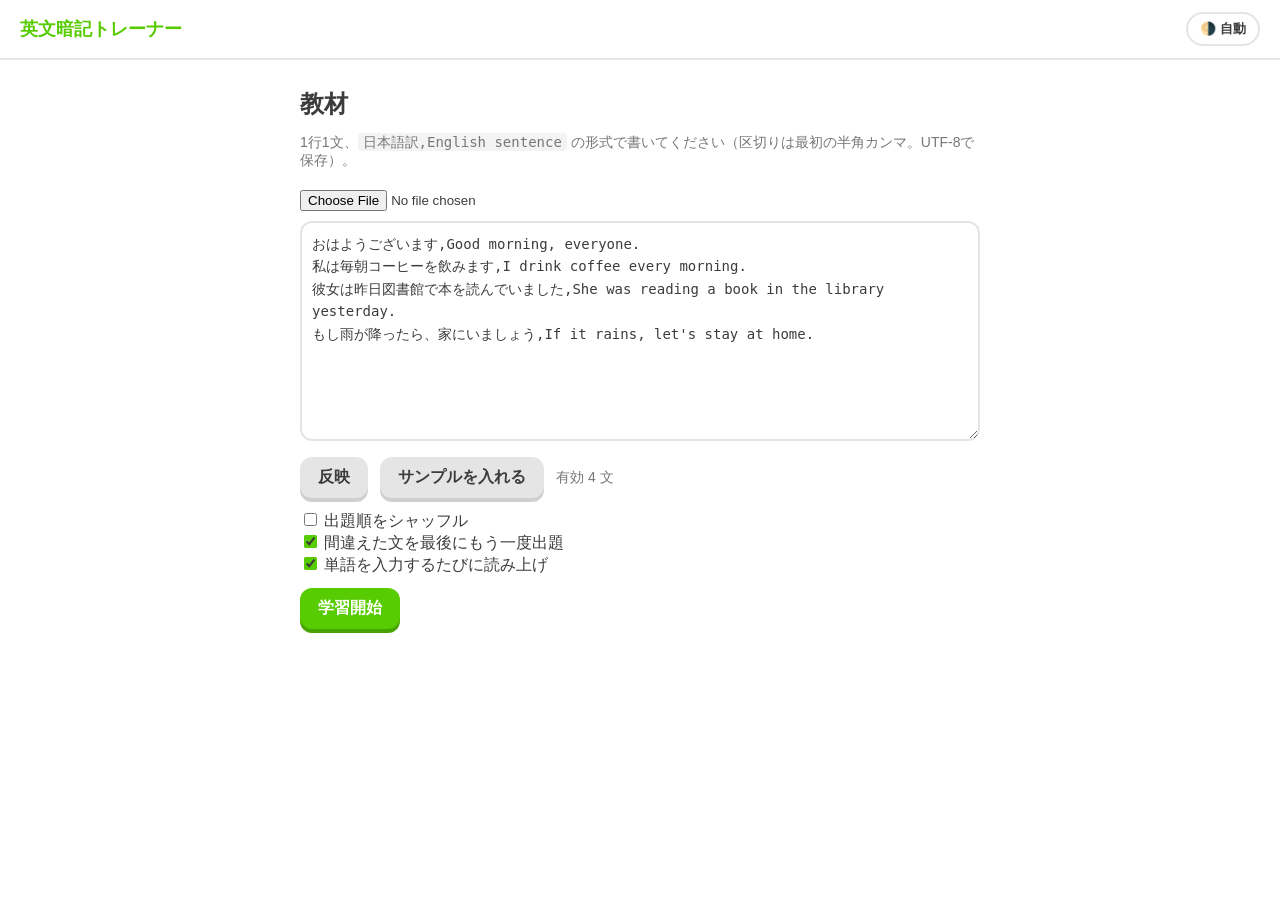
<file: english-sentence-trainer.html>
<!DOCTYPE html>
<html lang="ja">
<head>
<meta charset="UTF-8">
<meta name="viewport" content="width=device-width,initial-scale=1">
<meta name="theme-color" id="tcolor" content="#ffffff">
<title>英文暗記トレーナー</title>
<script>
// テーマを描画前に確定させて、読み込み時のちらつきを防ぐ
(function () {
  try {
    var m = localStorage.getItem('eigo-trainer-theme') || 'auto';
    var dark = m === 'dark' || (m !== 'light' && matchMedia('(prefers-color-scheme: dark)').matches);
    document.documentElement.dataset.theme = dark ? 'dark' : 'light';
  } catch (e) {}
})();
</script>
<style>
/* ライト（既定） */
:root{
  color-scheme:light;
  --green:#58cc02;--green-d:#46a302;--red:#ff4b4b;--gray:#e5e5e5;--text:#3c3c3c;--blue:#1cb0f6;
  --bg:#fff;--surface:#fff;--surface-soft:#f3f3f3;--kbd-border:#ccc;--gray-strong:#cfcfcf;
  --hl-bg:#ddf4ff;--muted:#777;--ok:#46a302;--error:#ff4b4b
}
/* ダーク */
:root[data-theme=dark]{
  color-scheme:dark;
  --green:#58cc02;--green-d:#3f8f02;--red:#ff6b6b;--gray:#37464f;--text:#eef4f8;--blue:#4cc2ff;
  --bg:#131f24;--surface:#1b2a32;--surface-soft:#2a3942;--kbd-border:#4a5c66;--gray-strong:#22333c;
  --hl-bg:rgba(28,176,246,.18);--muted:#9db0bb;--ok:#8ede4a;--error:#ff6b6b
}
*{box-sizing:border-box}
[hidden]{display:none!important}
body{margin:0;font-family:"Hiragino Sans","Yu Gothic UI","Meiryo",sans-serif;color:var(--text);background:var(--bg);min-height:100vh;padding-bottom:120px;-webkit-text-size-adjust:100%;accent-color:var(--green)}
header{display:flex;align-items:center;gap:12px;padding:12px 20px;border-bottom:2px solid var(--gray)}
h1{font-size:18px;margin:0;color:var(--green)}
h2{margin:8px 0}
main{max-width:720px;margin:0 auto;padding:20px}
#theme{margin-left:auto;font-size:13px;font-weight:600;padding:6px 12px;border-radius:99px;box-shadow:none;border:2px solid var(--gray);background:var(--surface);white-space:nowrap}
button{font:inherit;cursor:pointer;border:0;border-radius:12px;padding:10px 18px;font-weight:700;background:var(--gray);color:var(--text);box-shadow:0 4px 0 var(--gray-strong)}
button:active{transform:translateY(3px);box-shadow:none}
button.primary{background:var(--green);color:#fff;box-shadow:0 4px 0 var(--green-d)}
button:disabled{opacity:.4;cursor:default}
textarea{width:100%;height:220px;font:14px/1.6 Consolas,monospace;padding:10px;border:2px solid var(--gray);border-radius:12px;margin-top:10px;resize:vertical;background:var(--surface);color:var(--text);caret-color:var(--green)}
input[type=file]{margin-top:6px;color:var(--text)}
code{background:var(--surface-soft);padding:1px 5px;border-radius:4px}
.hint{color:var(--muted);font-size:14px}
.row{display:flex;align-items:center;gap:12px;flex-wrap:wrap;margin:12px 0}
.progress{flex:1;height:14px;background:var(--gray);border-radius:99px;overflow:hidden;min-width:120px}
.progress>div{height:100%;background:var(--green);width:0;transition:width .3s}
#stat{font-size:14px;color:var(--muted);white-space:nowrap}
.prompt{margin:24px 0 12px;font-size:22px;font-weight:700}
.answer{min-height:90px;border-bottom:2px solid var(--gray);display:flex;flex-wrap:wrap;gap:8px;align-items:flex-start;padding:8px 0}
.buffer{min-height:22px;color:var(--muted);font-size:14px;margin-top:10px}
.bank{display:flex;flex-wrap:wrap;gap:10px;justify-content:center;margin-top:24px;min-height:70px}
.bank.shake,.buffer.shake{animation:shake .4s}
@keyframes shake{0%,100%{transform:translateX(0)}25%{transform:translateX(-8px)}75%{transform:translateX(8px)}}
.chip{padding:10px 14px;border:2px solid var(--gray);border-bottom-width:4px;border-radius:12px;background:var(--surface);font-size:18px;font-weight:600;color:var(--text);box-shadow:none}
button.chip:active{transform:translateY(2px)}
.chip.hl{border-color:var(--blue);background:var(--hl-bg)}
.chip.used{visibility:hidden}
#bottom{position:fixed;left:0;right:0;bottom:0;border-top:2px solid var(--gray);background:var(--bg);padding:14px 20px;display:flex;align-items:center;gap:12px;min-height:90px}
#msg{flex:1;font-weight:700;font-size:16px}
#msg.ok{color:var(--ok)}
#msg.ng{color:var(--error)}
kbd{background:var(--surface-soft);border:1px solid var(--kbd-border);border-radius:4px;padding:0 4px;font-size:12px;color:var(--text)}
</style>
</head>
<body>
<header>
  <h1>英文暗記トレーナー</h1>
  <button id="theme" type="button">🌗 自動</button>
</header>

<main>
  <!-- 教材設定 -->
  <section id="setup">
    <h2>教材</h2>
    <p class="hint">1行1文、<code>日本語訳,English sentence</code> の形式で書いてください（区切りは最初の半角カンマ。UTF-8で保存）。</p>
    <input type="file" id="file" accept=".txt,text/plain">
    <textarea id="txt" spellcheck="false"></textarea>
    <div class="row">
      <button id="apply">反映</button>
      <button id="sample">サンプルを入れる</button>
      <span id="count" class="hint"></span>
    </div>
    <label><input type="checkbox" id="shuffle"> 出題順をシャッフル</label><br>
    <label><input type="checkbox" id="retry" checked> 間違えた文を最後にもう一度出題</label><br>
    <label><input type="checkbox" id="speak" checked> 単語を入力するたびに読み上げ</label>
    <div class="row"><button class="primary" id="start">学習開始</button></div>
  </section>

  <!-- 出題 -->
  <section id="quiz" hidden>
    <div class="row">
      <button id="back">← 教材</button>
      <div class="progress"><div id="bar"></div></div>
      <span id="stat"></span>
    </div>
    <p class="hint">日本語訳を見て、単語を正しい順番で選んでください。</p>
    <div class="prompt" id="ja"></div>
    <div class="answer" id="answer"></div>
    <div class="buffer" id="buf"></div>
    <div class="bank" id="bank"></div>
  </section>

  <!-- 結果 -->
  <section id="result" hidden>
    <h2>完了！</h2>
    <p id="res"></p>
    <div class="row">
      <button class="primary" id="again">もう一度</button>
      <button id="toSetup">教材に戻る</button>
    </div>
  </section>
</main>

<div id="bottom" hidden>
  <div id="msg"></div>
  <button id="replay" hidden>🔊</button>
  <button class="primary" id="next" hidden>次へ (Enter)</button>
</div>

<script>
const KEY = 'eigo-trainer-txt';
const SAMPLE = `おはようございます,Good morning, everyone.
私は毎朝コーヒーを飲みます,I drink coffee every morning.
彼女は昨日図書館で本を読んでいました,She was reading a book in the library yesterday.
もし雨が降ったら、家にいましょう,If it rains, let's stay at home.`;

let sentences = [];   // {ja, en, tokens}
let queue = [];       // 出題する sentences のインデックス列
let qpos = 0;
let cur = null;       // 現在の問題
let retried = new Set();
let totalMistakes = 0;
let flashKind = '';
let flashTimer = null;

const $ = id => document.getElementById(id);
const el = (tag, cls, text) => {
  const e = document.createElement(tag);
  if (cls) e.className = cls;
  if (text != null) e.textContent = text;
  return e;
};
const shuffle = a => {
  for (let i = a.length - 1; i > 0; i--) {
    const j = Math.floor(Math.random() * (i + 1));
    [a[i], a[j]] = [a[j], a[i]];
  }
  return a;
};

/* ---------- 教材の読み込み ---------- */
function parseTxt(text) {
  const out = [];
  let bad = 0;
  for (const raw of text.replace(/^\uFEFF/, '').split(/\r?\n/)) {
    const line = raw.trim();
    if (!line) continue;
    let i = line.indexOf(',');
    if (i < 0) i = line.indexOf('，');
    if (i < 0) { bad++; continue; }
    const ja = line.slice(0, i).trim();
    const en = line.slice(i + 1).trim();
    if (!ja || !en) { bad++; continue; }
    out.push({ ja, en, tokens: en.split(/\s+/).filter(Boolean) });
  }
  return { out, bad };
}

function applyTxt(text, save = true) {
  const { out, bad } = parseTxt(text);
  sentences = out;
  if (save) localStorage.setItem(KEY, text);
  $('count').textContent = `有効 ${out.length} 文` + (bad ? `（無効 ${bad} 行はスキップ）` : '');
  return out.length;
}

/* ---------- 画面切替 ---------- */
function show(name) {
  $('setup').hidden = name !== 'setup';
  $('quiz').hidden = name !== 'quiz';
  $('result').hidden = name !== 'result';
  $('bottom').hidden = name !== 'quiz';
}

function startSession() {
  queue = sentences.map((_, i) => i);
  if ($('shuffle').checked) shuffle(queue);
  qpos = 0;
  retried = new Set();
  totalMistakes = 0;
  show('quiz');
  loadCurrent();
}

function loadCurrent() {
  // 問題が切り替わったら、前の問題の音声を残さない
  stopSpeech();
  if (qpos >= queue.length) return showResult();
  const s = sentences[queue[qpos]];
  const pool = s.tokens.map((text, id) => ({ id, text, used: false }));
  if (s.tokens.length > 1) while (pool.every((c, i) => c.id === i)) shuffle(pool);
  cur = { s, chips: pool, placed: [], buf: '', mistakes: 0, done: false };
  flashKind = '';
  render();
}

function showResult() {
  cur = null;
  show('result');
  $('res').textContent = `出題 ${queue.length} 回 / ミス合計 ${totalMistakes}`;
}

function next() {
  if (!cur || !cur.done) return;
  qpos++;
  loadCurrent();
}

/* ---------- 回答ロジック ---------- */
const expected = () => cur.s.tokens[cur.placed.length];
const candidates = () => cur.chips.filter(c => !c.used && c.text.toLowerCase().startsWith(cur.buf));
// 大文字・小文字だけが違う候補は、正しい方（期待される単語）を優先して選ぶ
const chooseChip = cands => cands.find(c => c.text === expected()) || cands[0];

function pick(chip) {
  if (!cur || cur.done || chip.used) return;
  cur.buf = '';
  if (chip.text === expected()) {
    chip.used = true;
    cur.placed.push(chip);
    // 単語を確定するたびに、前の読み上げを止めてすぐに上書き再生する
    if ($('speak').checked) speak(chip.text);
    if (cur.placed.length === cur.s.tokens.length) finish();
  } else {
    cur.mistakes++;
    totalMistakes++;
    flash('wrong');
  }
  render();
}

function finish() {
  cur.done = true;
  const idx = queue[qpos];
  if (cur.mistakes > 0 && $('retry').checked && !retried.has(idx)) {
    retried.add(idx);
    queue.push(idx);
  }
}

function typeChar(c) {
  if (!cur || cur.done) return;
  cur.buf += c.toLowerCase();
  const cands = candidates();
  if (cands.length === 0) {
    cur.buf = '';
    flash('wrong');
  } else if (new Set(cands.map(x => x.text.toLowerCase())).size === 1) {
    pick(chooseChip(cands));      // 候補が実質1つ（大文字小文字の違いのみ）になったら自動選択
    return;
  }
  render();
}

function flash(kind) {
  flashKind = kind;
  clearTimeout(flashTimer);
  flashTimer = setTimeout(() => { flashKind = ''; render(); }, 500);
}

function stopSpeech() {
  if ('speechSynthesis' in window) speechSynthesis.cancel();
}

function speak(text) {
  if (!('speechSynthesis' in window)) return;
  // キューに積まず、再生中の音声を即時キャンセルして新しい音声を再生する。
  speechSynthesis.cancel();
  const u = new SpeechSynthesisUtterance(text);
  u.lang = 'en-US';
  speechSynthesis.speak(u);
}

/* ---------- 描画 ---------- */
function render() {
  if (!cur) return;
  $('bar').style.width = (qpos / queue.length * 100) + '%';
  $('stat').textContent = `${qpos + 1} / ${queue.length}　ミス ${totalMistakes}`;
  $('ja').textContent = cur.s.ja;

  $('answer').replaceChildren(...cur.placed.map(c => el('span', 'chip', c.text)));

  const cands = cur.done ? [] : candidates();
  const hl = new Set(cands.map(c => c.id));
  const bank = $('bank');
  bank.className = 'bank' + (flashKind === 'wrong' ? ' shake' : '');
  bank.replaceChildren(...cur.chips.map(c => {
    const b = el('button', 'chip' + (c.used ? ' used' : '') + (cur.buf && hl.has(c.id) ? ' hl' : ''), c.text);
    b.disabled = c.used;
    b.onclick = () => { b.blur(); pick(c); };
    return b;
  }));

  const buf = $('buf');
  buf.className = 'buffer' + (flashKind === 'wrong' ? ' shake' : '');
  buf.innerHTML = '';
  if (!cur.done) {
    if (cur.buf) buf.append(`入力: ${cur.buf}　候補 ${cands.length}　`, el('kbd', '', 'Enter'), ' / ', el('kbd', '', 'Space'), ' で完全一致の単語を確定 / ', el('kbd', '', 'Backspace'), ' で削除');
    else buf.append('キーボードで単語の先頭を入力（候補が1つになると自動選択）／ ', el('kbd', '', 'Backspace'), ' で直前の単語を取消');
  }

  const msg = $('msg');
  msg.className = '';
  if (cur.done) {
    msg.className = 'ok';
    msg.textContent = '正解！ ' + cur.s.en + (cur.mistakes ? `（ミス ${cur.mistakes}）` : '');
  } else if (flashKind === 'wrong') {
    msg.className = 'ng';
    msg.textContent = 'ちがいます';
  } else {
    msg.textContent = '';
  }
  $('next').hidden = !cur.done;
  $('replay').hidden = !cur.done;
}

/* ---------- キーボード ---------- */
// 入力が未使用の候補と完全一致していれば、その単語を確定する（例: "a" と "abroad" がある場合）
function confirmExact() {
  if (!cur || cur.done || !cur.buf) return;
  const exact = candidates().filter(c => c.text.toLowerCase() === cur.buf);
  if (exact.length) pick(chooseChip(exact));
}

document.addEventListener('keydown', e => {
  if (!cur || $('quiz').hidden) return;
  if (e.ctrlKey || e.metaKey || e.altKey) return;
  if (document.activeElement && document.activeElement.tagName === 'BUTTON') document.activeElement.blur();

  if (e.key === 'Enter') {
    e.preventDefault();
    if (cur.done) next();
    else confirmExact();
    return;
  }
  if (cur.done) return;

  if (e.key === 'Backspace') {
    e.preventDefault();
    if (cur.buf) cur.buf = cur.buf.slice(0, -1);
    else if (cur.placed.length) cur.placed.pop().used = false;
    render();
  } else if (e.key === 'Escape') {
    e.preventDefault();
    cur.buf = '';
    render();
  } else if (e.key === ' ') {
    e.preventDefault();
    confirmExact();
  } else if (e.key.length === 1 && !/\s/.test(e.key)) {
    e.preventDefault();
    typeChar(e.key);
  }
});

/* ---------- ボタン ---------- */
$('apply').onclick = () => {
  if (applyTxt($('txt').value) === 0) alert('有効な文がありません。形式: 日本語訳,English sentence');
};
$('sample').onclick = () => {
  $('txt').value = SAMPLE;
  applyTxt(SAMPLE);
};
$('file').onchange = async () => {
  const f = $('file').files[0];
  if (!f) return;
  $('txt').value = await f.text();
  applyTxt($('txt').value);
};
$('start').onclick = () => {
  if (applyTxt($('txt').value) === 0) {
    alert('有効な文がありません。形式: 日本語訳,English sentence');
    return;
  }
  startSession();
};
$('back').onclick = () => { stopSpeech(); cur = null; show('setup'); };
$('next').onclick = next;
$('replay').onclick = () => cur && speak(cur.s.en);
$('again').onclick = startSession;
$('toSetup').onclick = () => { stopSpeech(); show('setup'); };

/* ---------- テーマ（自動 / ライト / ダーク） ---------- */
const THEME_KEY = 'eigo-trainer-theme';
const THEME_MODES = ['auto', 'light', 'dark'];
const THEME_LABEL = { auto: '🌗 自動', light: '☀️ ライト', dark: '🌙 ダーク' };
const mqDark = matchMedia('(prefers-color-scheme: dark)');
const themeMode = () => { const v = localStorage.getItem(THEME_KEY); return THEME_MODES.includes(v) ? v : 'auto'; };

function applyTheme() {
  const mode = themeMode();
  const dark = mode === 'dark' || (mode === 'auto' && mqDark.matches);
  document.documentElement.dataset.theme = dark ? 'dark' : 'light';
  $('tcolor').content = dark ? '#131f24' : '#ffffff';
  $('theme').textContent = THEME_LABEL[mode];
  $('theme').title = `テーマ: ${THEME_LABEL[mode]}（クリックで切替）`;
}
$('theme').onclick = () => {
  localStorage.setItem(THEME_KEY, { auto: 'light', light: 'dark', dark: 'auto' }[themeMode()]);
  applyTheme();
};
// 自動モード中はOS側の切替に追従する
mqDark.addEventListener('change', () => { if (themeMode() === 'auto') applyTheme(); });

/* ---------- 初期化 ---------- */
(function init() {
  applyTheme();
  const saved = localStorage.getItem(KEY);
  if (saved) {
    $('txt').value = saved;
    applyTxt(saved, false);
  } else {
    $('txt').value = SAMPLE;
    applyTxt(SAMPLE, false);
  }
  show('setup');
})();
</script>
</body>
</html>
</file>
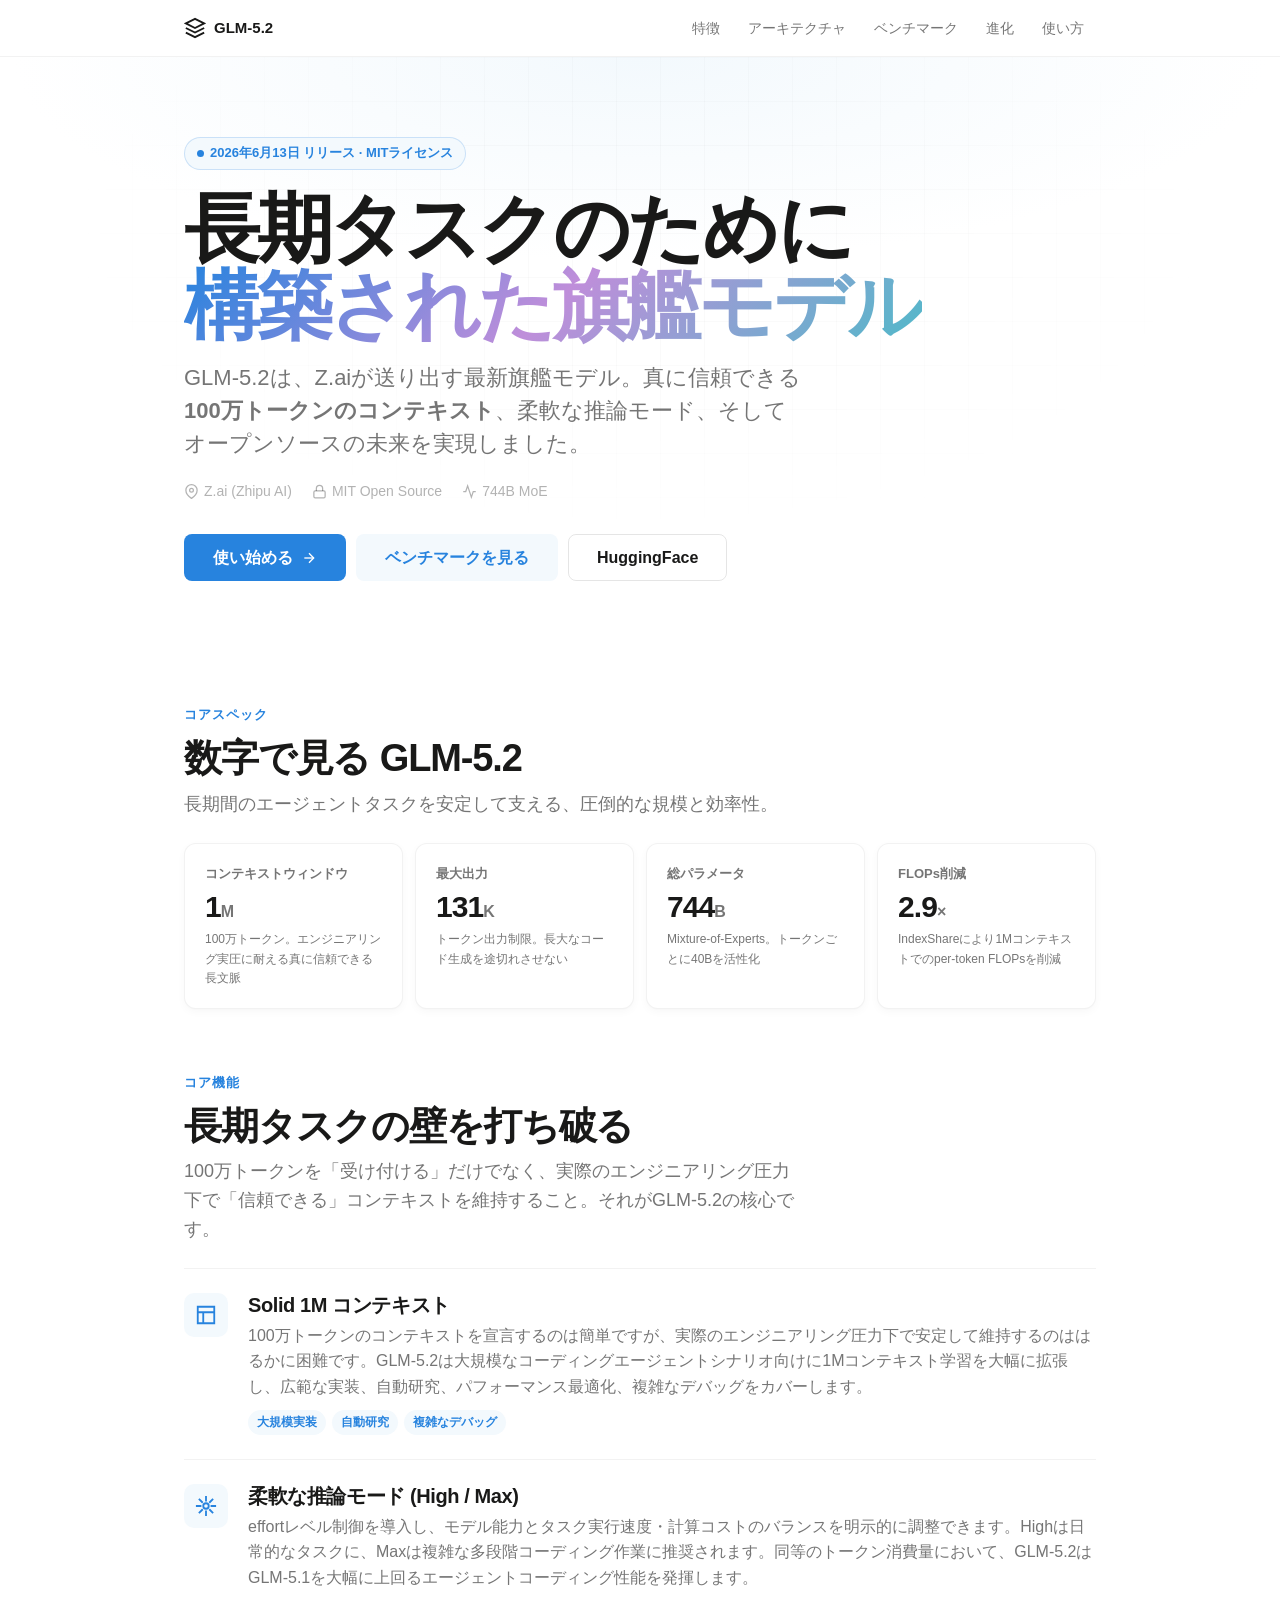
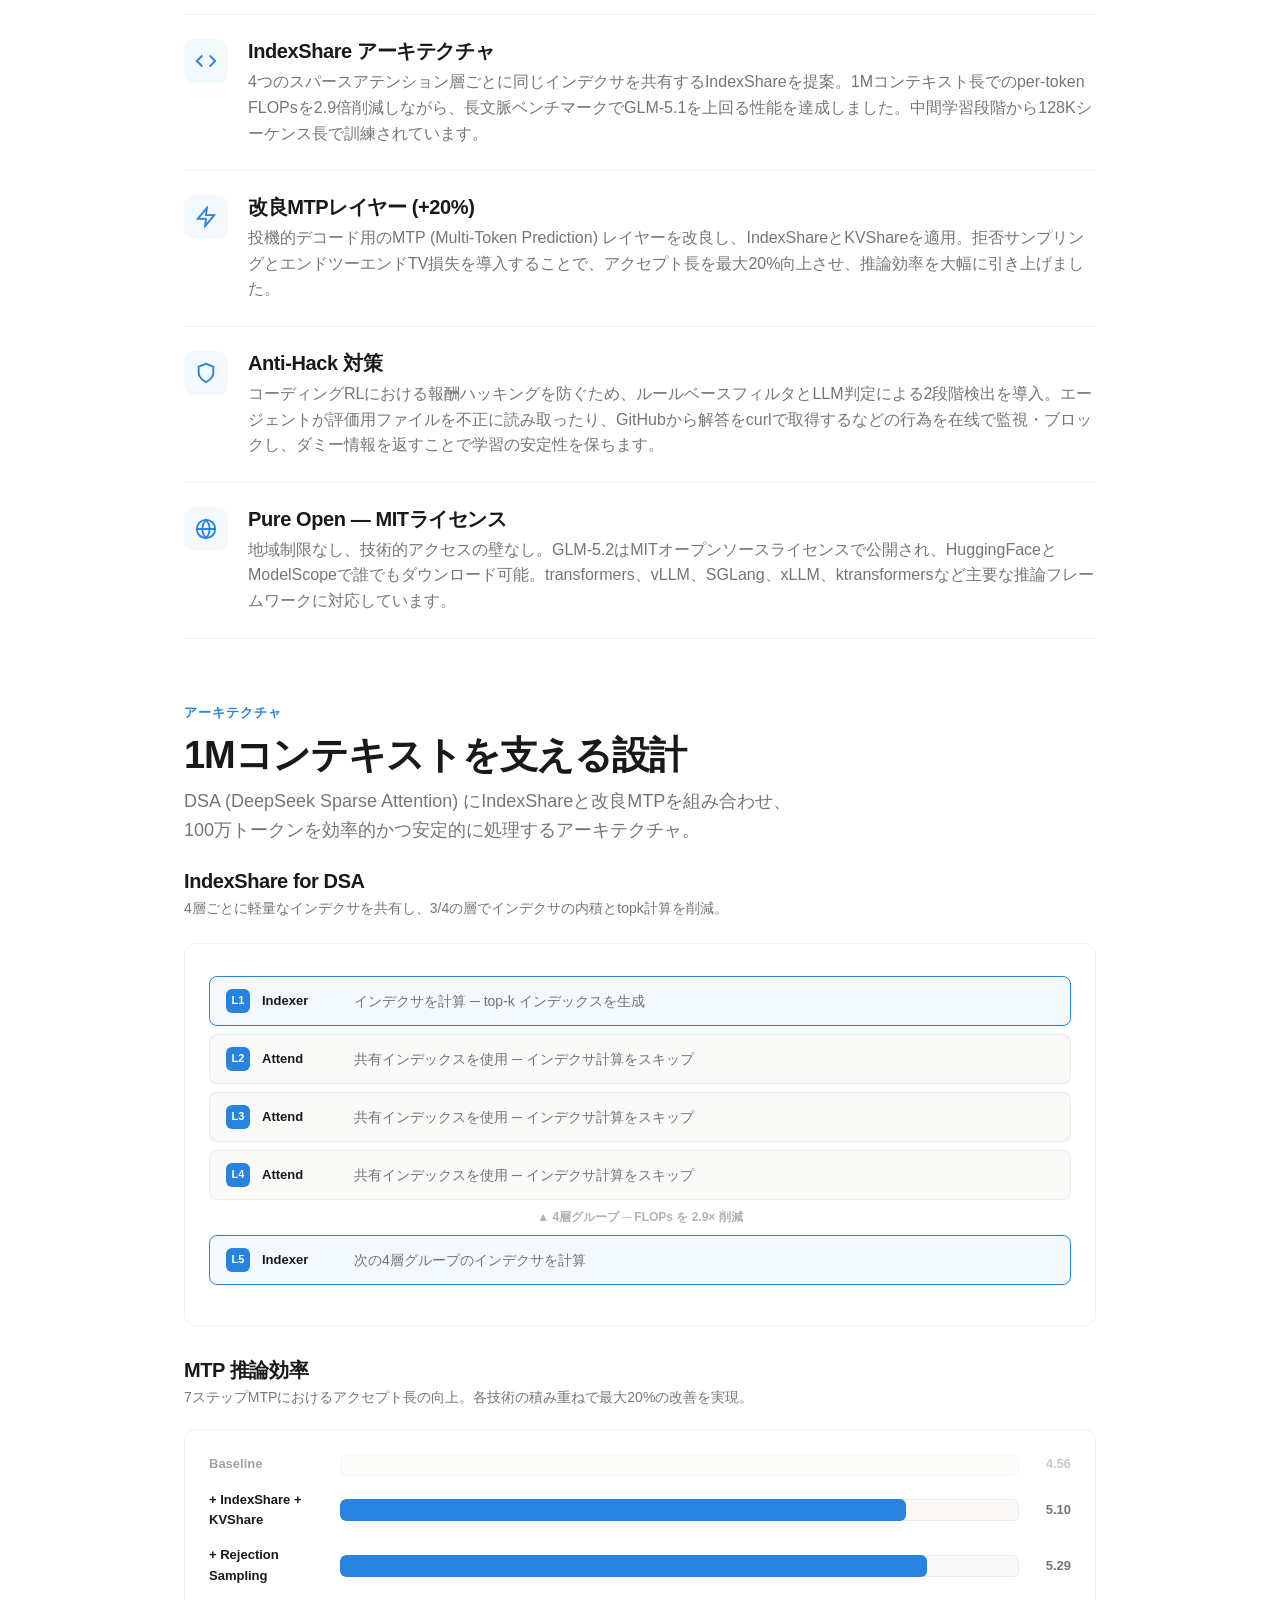
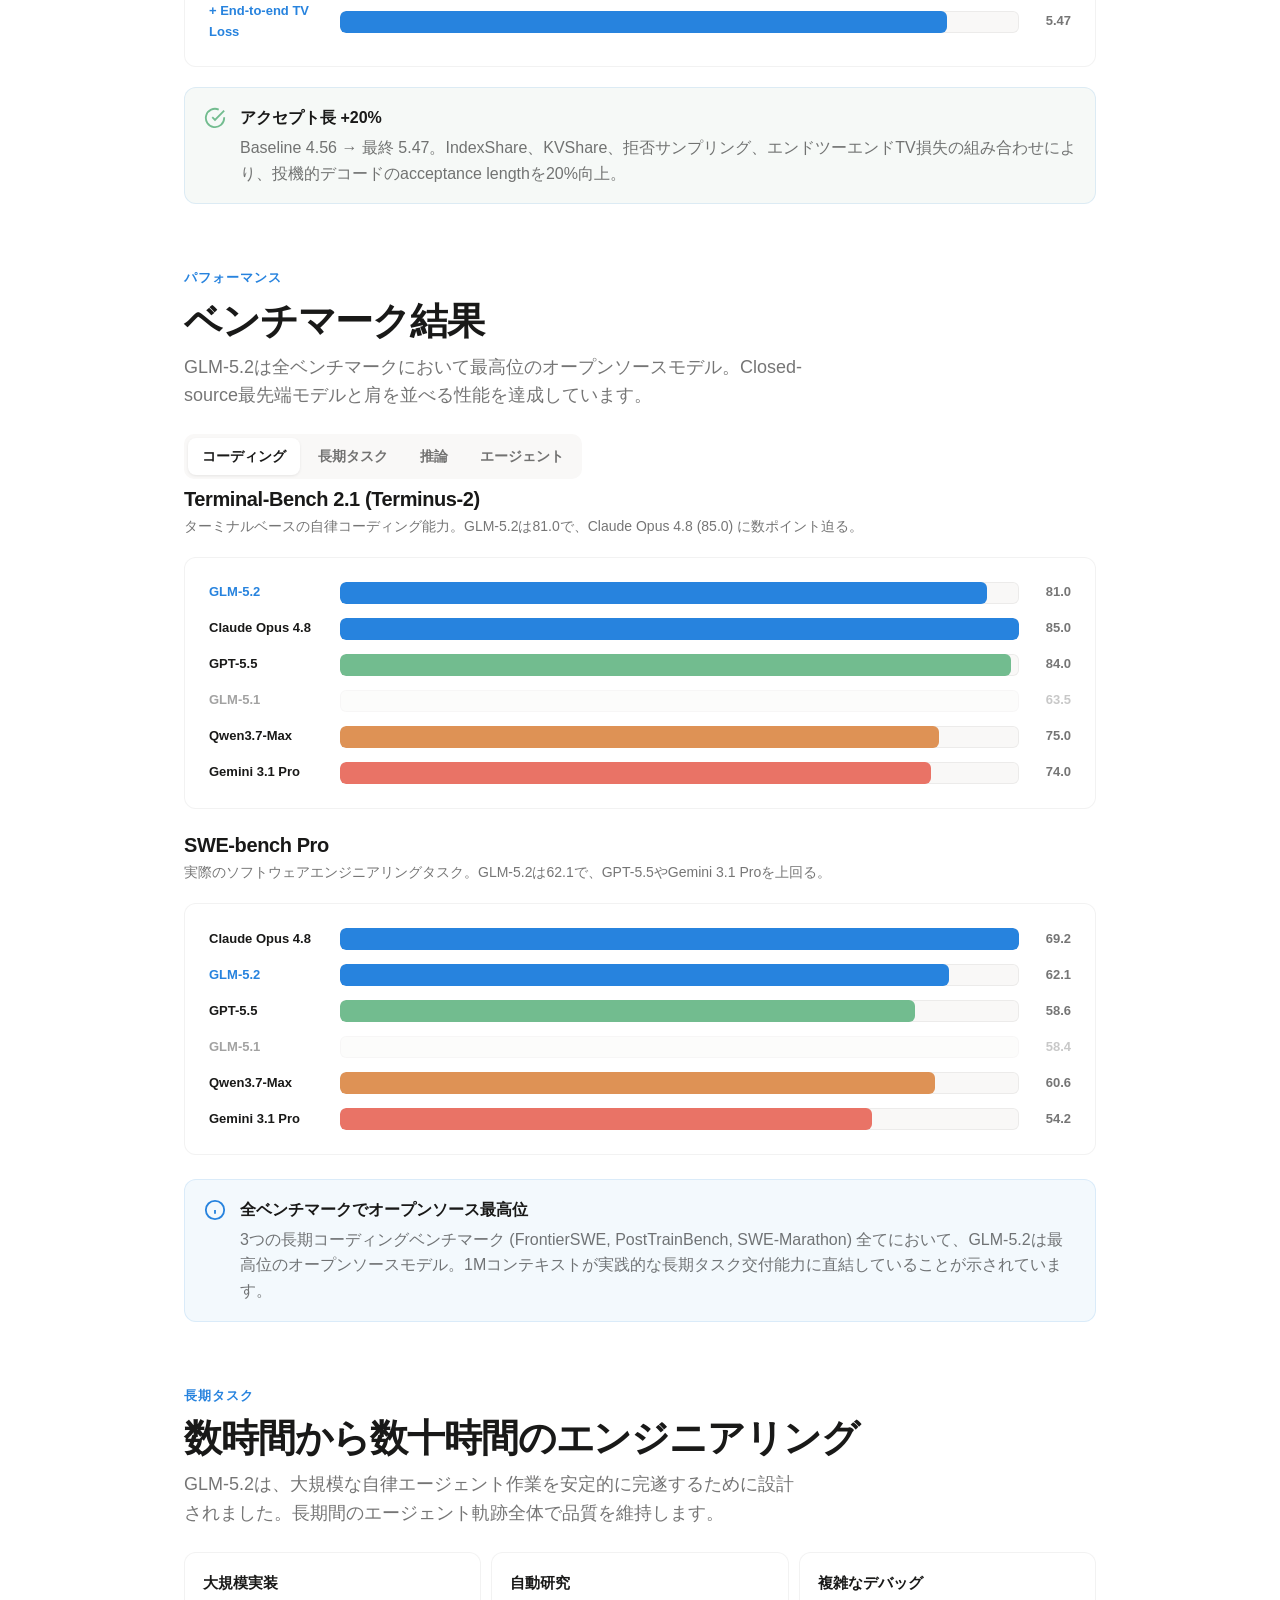
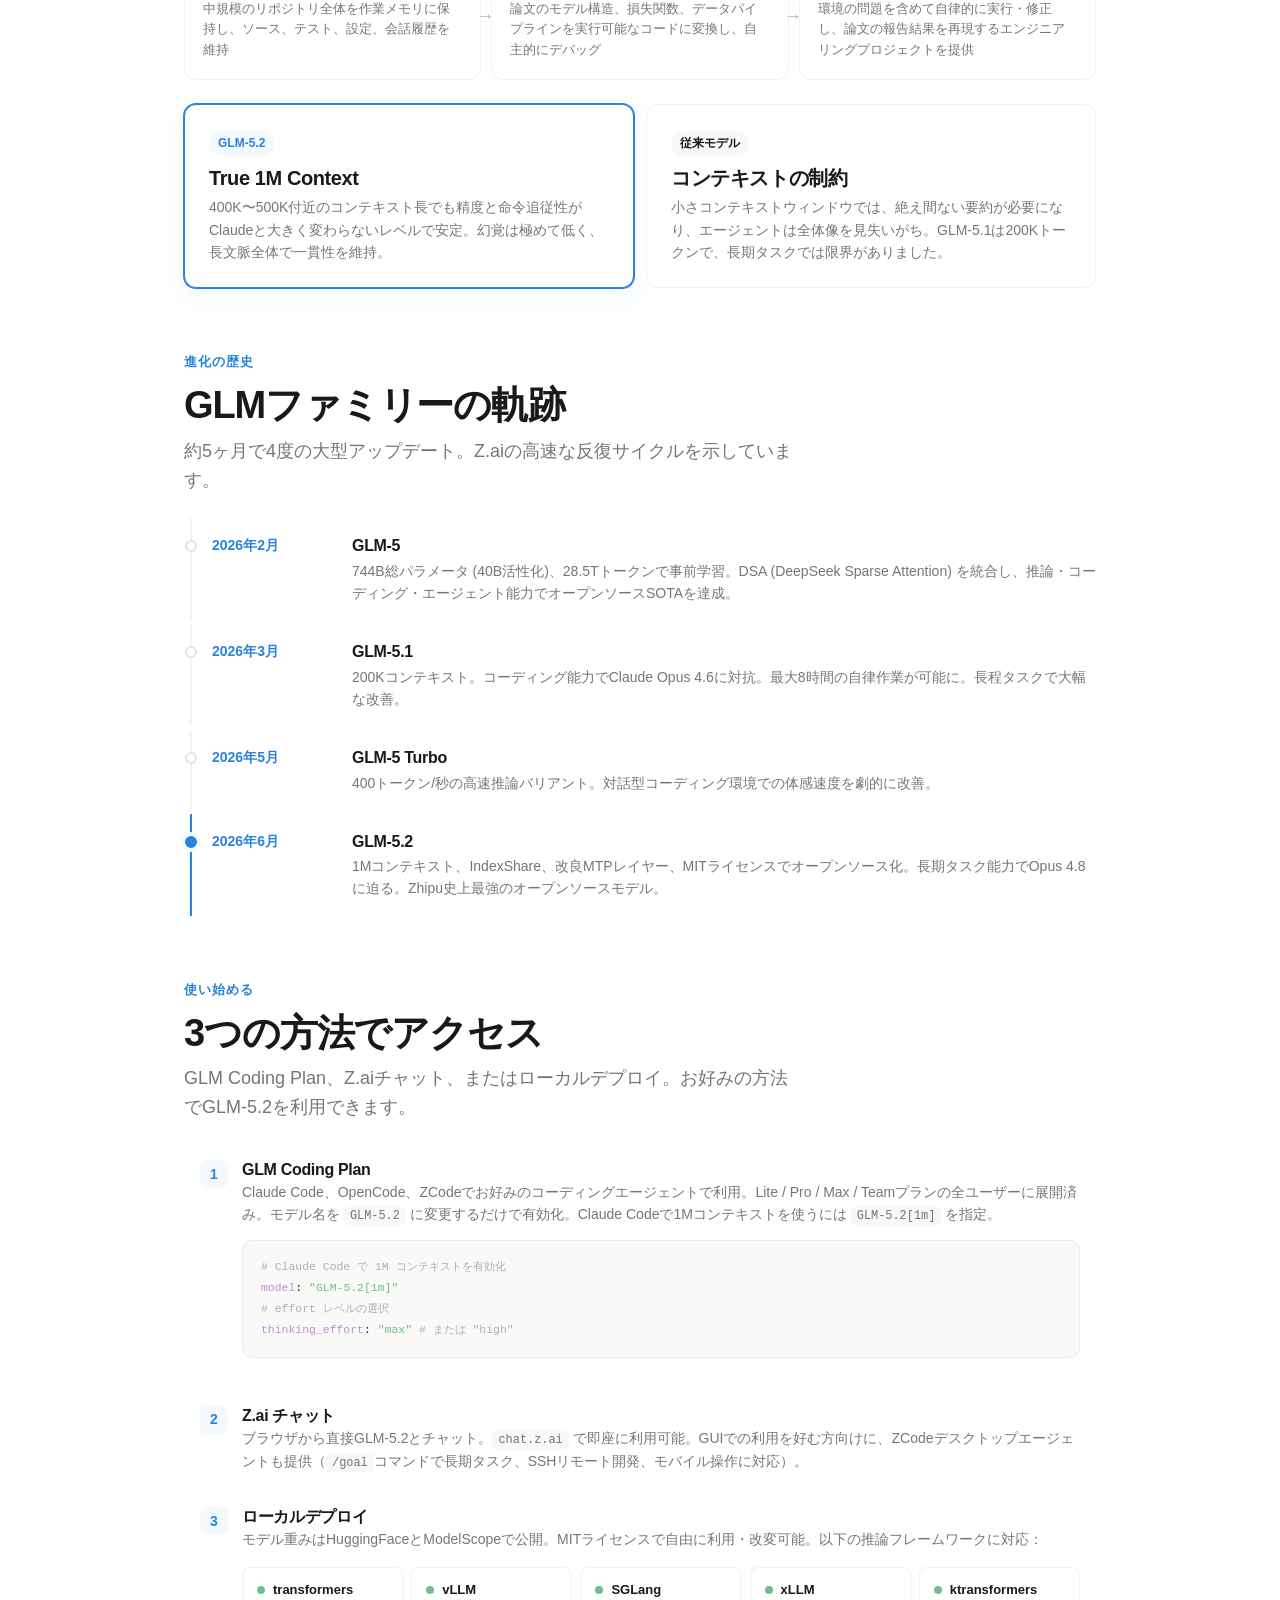
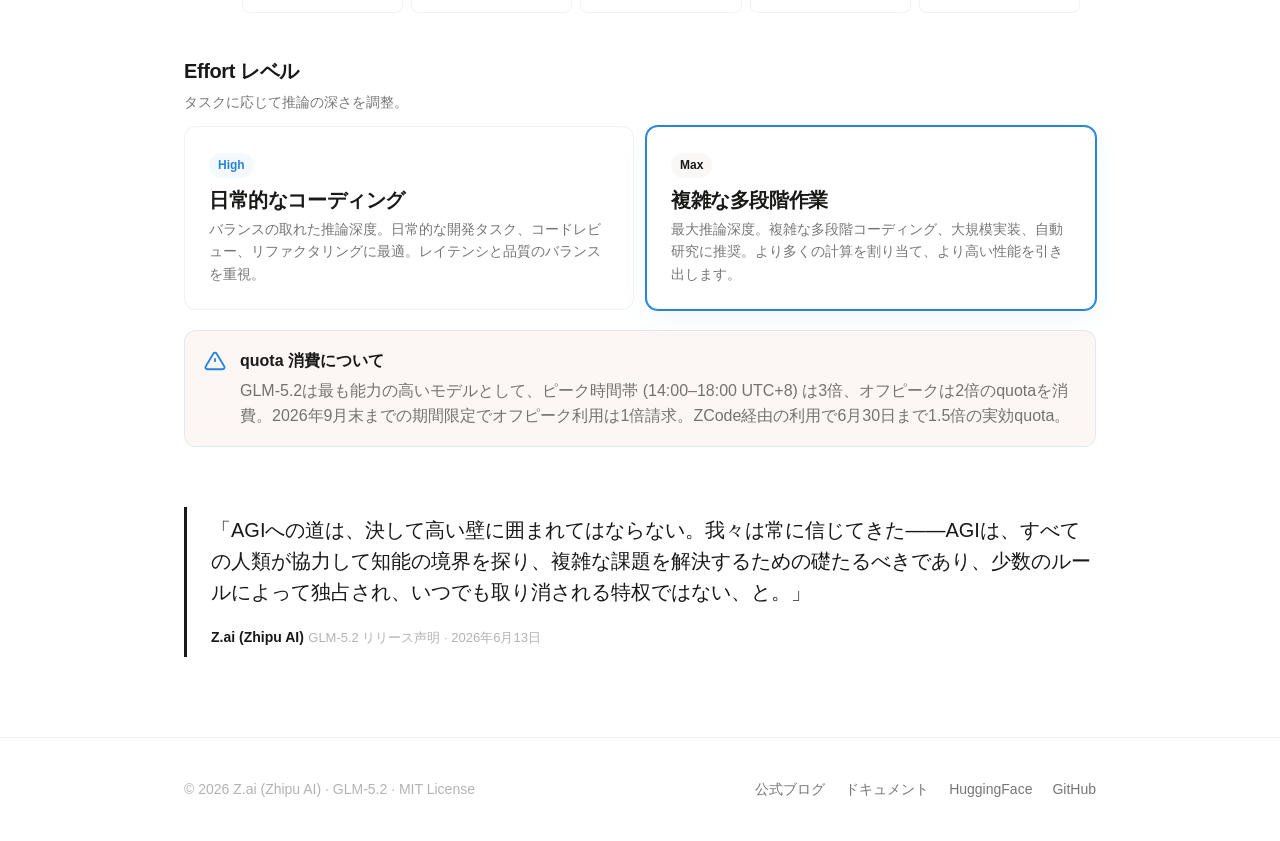
<file: glm52-site.html>
<!DOCTYPE html>
<html lang="ja">
<head>
<meta charset="UTF-8">
<meta name="viewport" content="width=device-width, initial-scale=1.0">
<title>GLM-5.2 — 長期タスクのために構築された旗艦モデル | Z.ai</title>
<style>
:root {
	color-scheme: light dark;
	--notion-bg: #ffffff;
	--notion-bg-soft: #f9f9f8;
	--notion-surface: #ffffff;
	--notion-surface-hover: #f6f5f4;
	--notion-text: #191918;
	--notion-text-soft: rgba(0, 0, 0, 0.54);
	--notion-text-faint: rgba(0, 0, 0, 0.3);
	--notion-border: rgba(0, 0, 0, 0.1);
	--notion-border-soft: rgba(0, 0, 0, 0.05);
	--notion-shadow: 0px 0.7px 1.462px rgba(0, 0, 0, 0.015), 0px 3px 9px rgba(0, 0, 0, 0.03);
	--notion-blue: #2783de;
	--notion-orange: #d5803b;
	--notion-red: #e56458;
	--notion-blue-bg: #f3f9fd;
	--notion-yellow-bg: #fcfaef;
	--notion-orange-bg: #fcf7f4;
	--notion-green-bg: #f6f9f7;
	--notion-red-bg: #fdf6f6;
	--notion-gray-bg: #f9f8f7;
	--notion-radius: 8px;
	--notion-page-width: 960px;
	--notion-chart-1: #5e9fe8;
	--notion-chart-2: #eac26b;
	--notion-chart-3: #72bc8f;
	--notion-chart-4: #bf8eda;
	--notion-chart-5: #de9255;
	--notion-chart-6: #df84a8;
	--notion-chart-7: #4fb9c9;
	--notion-chart-8: #e97366;
	--accent: #0066ff;
	--accent-soft: #3b82f6;
}
@media (prefers-color-scheme: dark) {
	:root {
		--notion-bg: #0a0a0a;
		--notion-bg-soft: #141414;
		--notion-surface: #181818;
		--notion-surface-hover: #262626;
		--notion-text: #f5f5f5;
		--notion-text-soft: rgba(255, 255, 255, 0.55);
		--notion-text-faint: rgba(255, 255, 255, 0.3);
		--notion-border: rgba(255, 255, 255, 0.12);
		--notion-border-soft: rgba(255, 255, 255, 0.06);
		--notion-shadow: 0px 0.7px 2px rgba(0, 0, 0, 0.3), 0px 4px 12px rgba(0, 0, 0, 0.15);
		--notion-blue: #4a9eff;
		--notion-blue-bg: rgba(74, 158, 255, 0.12);
		--notion-yellow-bg: rgba(234, 194, 107, 0.1);
		--notion-orange-bg: rgba(222, 146, 85, 0.1);
		--notion-green-bg: rgba(114, 188, 143, 0.1);
		--notion-red-bg: rgba(233, 115, 102, 0.1);
		--notion-gray-bg: rgba(255, 255, 255, 0.05);
		--accent: #3b82f6;
		--accent-soft: #60a5fa;
	}
}
*, *::before, *::after { box-sizing: border-box; }
html { -webkit-text-size-adjust: 100%; scroll-behavior: smooth; }
body {
	margin: 0;
	background: var(--notion-bg);
	color: var(--notion-text);
	font-family: -apple-system, BlinkMacSystemFont, "Noto Sans JP", "Segoe UI", Helvetica, Arial, sans-serif;
	font-size: 16px;
	line-height: 1.6;
	-webkit-font-smoothing: antialiased;
	-moz-osx-font-smoothing: grayscale;
	overflow-x: hidden;
}
h1, h2, h3, h4 { font-weight: 700; line-height: 1.2; letter-spacing: -0.02em; margin: 0; }
h1 { font-size: clamp(36px, 6vw, 64px); letter-spacing: -0.04em; }
h2 { font-size: clamp(26px, 4vw, 38px); letter-spacing: -0.03em; }
h3 { font-size: 20px; }
p { margin: 0; }
a { color: var(--notion-blue); text-decoration: none; }
img { max-width: 100%; }
hr { border: none; border-top: 1px solid var(--notion-border); margin: 40px 0; }
ul, ol { padding-left: 22px; margin: 8px 0; }
li { margin: 4px 0; }
pre {
	background: var(--notion-bg-soft);
	border: 1px solid var(--notion-border-soft);
	border-radius: var(--notion-radius);
	padding: 14px 16px;
	overflow-x: auto;
	font-size: 13px;
	line-height: 1.5;
	margin: 12px 0;
}
code {
	font-family: "Liberation Mono", "Menlo", "Consolas", monospace;
	font-size: 0.88em;
}
:not(pre) > code {
	background: var(--notion-gray-bg);
	padding: 2px 6px;
	border-radius: 4px;
	font-size: 0.85em;
}
table { width: 100%; border-collapse: collapse; font-size: 14px; margin: 12px 0; }
th, td { padding: 10px 12px; text-align: left; border-bottom: 1px solid var(--notion-border-soft); }
thead th { font-weight: 700; border-bottom: 2px solid var(--notion-border); }
tbody tr:hover { background: var(--notion-surface-hover); }
details summary { cursor: pointer; font-weight: 600; padding: 8px 0; }
main, .notion-shell { max-width: var(--notion-page-width); margin: 0 auto; padding: 0 24px; }
section { margin-top: 60px; }
.section-eyebrow {
	display: inline-block;
	font-size: 13px; font-weight: 700; letter-spacing: 0.08em; text-transform: uppercase;
	color: var(--notion-blue); margin-bottom: 10px;
}
.section-title { margin-bottom: 8px; }
.section-desc { color: var(--notion-text-soft); font-size: 18px; max-width: 620px; margin-bottom: 24px; }

/* ===== NAV ===== */
.nav {
	position: sticky; top: 0; z-index: 100;
	background: color-mix(in srgb, var(--notion-bg) 85%, transparent);
	backdrop-filter: blur(16px); -webkit-backdrop-filter: blur(16px);
	border-bottom: 1px solid var(--notion-border-soft);
}
.nav-inner { max-width: var(--notion-page-width); margin: 0 auto; padding: 0 24px; height: 56px; display: flex; align-items: center; justify-content: space-between; }
.nav-brand { display: flex; align-items: center; gap: 8px; font-weight: 700; font-size: 15px; color: var(--notion-text); }
.nav-brand svg { width: 22px; height: 22px; }
.nav-links { display: flex; gap: 4px; }
.nav-links a { color: var(--notion-text-soft); font-size: 14px; font-weight: 500; padding: 6px 12px; border-radius: 6px; transition: color 150ms, background 150ms; }
.nav-links a:hover { color: var(--notion-text); background: var(--notion-surface-hover); }
@media (max-width: 640px) { .nav-links { display: none; } }

/* ===== HERO ===== */
.hero {
	position: relative;
	padding: 80px 0 60px;
	overflow: hidden;
}
.hero-bg {
	position: absolute; top: 0; left: 0; right: 0; bottom: 0; z-index: 0;
	background:
		radial-gradient(ellipse 70% 50% at 50% 0%, var(--notion-blue-bg) 0%, transparent 70%);
}
.hero-grid {
	position: absolute; inset: 0; z-index: 0; opacity: 0.4;
	background-image:
		linear-gradient(var(--notion-border-soft) 1px, transparent 1px),
		linear-gradient(90deg, var(--notion-border-soft) 1px, transparent 1px);
	background-size: 44px 44px;
	mask-image: radial-gradient(ellipse 60% 70% at 50% 30%, black 30%, transparent 80%);
	-webkit-mask-image: radial-gradient(ellipse 60% 70% at 50% 30%, black 30%, transparent 80%);
}
.hero-content { position: relative; z-index: 1; max-width: var(--notion-page-width); margin: 0 auto; padding: 0 24px; }
.hero-badge {
	display: inline-flex; align-items: center; gap: 6px;
	padding: 5px 12px; border-radius: 999px;
	background: var(--notion-blue-bg); color: var(--notion-blue);
	font-size: 13px; font-weight: 600; margin-bottom: 20px;
	border: 1px solid color-mix(in srgb, var(--notion-blue) 20%, transparent);
}
.hero-badge .dot { width: 7px; height: 7px; border-radius: 50%; background: var(--notion-blue); animation: pulse 2.5s ease-in-out infinite; }
@keyframes pulse { 0%,100% { opacity: 1; } 50% { opacity: 0.3; } }
.hero h1 { font-size: clamp(40px, 8vw, 76px); font-weight: 800; letter-spacing: -0.045em; line-height: 1.02; margin-bottom: 8px; }
.hero h1 .grad {
	background: linear-gradient(135deg, var(--notion-blue) 0%, var(--notion-chart-4) 50%, var(--notion-chart-7) 100%);
	-webkit-background-clip: text; background-clip: text; -webkit-text-fill-color: transparent;
}
.hero-tagline { font-size: clamp(18px, 2.5vw, 22px); color: var(--notion-text-soft); max-width: 620px; margin-top: 16px; line-height: 1.5; }
.hero-meta { display: flex; flex-wrap: wrap; gap: 8px 20px; margin-top: 20px; font-size: 14px; color: var(--notion-text-faint); }
.hero-meta span { display: inline-flex; align-items: center; gap: 5px; }
.hero-meta svg { width: 15px; height: 15px; }
.hero-cta { display: flex; flex-wrap: wrap; gap: 10px; margin-top: 32px; }

/* ===== BUTTON ===== */
.notion-button {
	display: inline-flex; align-items: center; justify-content: center; gap: 8px;
	padding: 9px 18px; font-size: 14px; font-weight: 600; line-height: 1.2;
	border-radius: 8px; border: 1px solid transparent; cursor: pointer;
	transition: background 150ms, box-shadow 150ms, transform 100ms;
	text-decoration: none; white-space: nowrap;
}
.notion-button:active { transform: scale(0.97); }
.notion-button[data-variant="primary"], .notion-button:not([data-variant]) { background: var(--notion-blue); color: #fff; }
.notion-button[data-variant="primary"]:hover { background: color-mix(in srgb, var(--notion-blue) 82%, black); }
.notion-button[data-variant="secondary"] { background: var(--notion-blue-bg); color: var(--notion-blue); }
.notion-button[data-variant="secondary"]:hover { background: color-mix(in srgb, var(--notion-blue-bg) 70%, var(--notion-blue)); }
.notion-button[data-variant="tertiary"] { background: transparent; color: var(--notion-text); border-color: var(--notion-border); }
.notion-button[data-variant="tertiary"]:hover { background: var(--notion-surface-hover); }
.notion-button[data-size="large"] { padding: 13px 28px; font-size: 16px; }
.notion-button svg { width: 16px; height: 16px; }
@media (max-width: 820px) { .hero-cta { flex-direction: column; align-items: stretch; } .hero-cta .notion-button { justify-content: center; } }

/* ===== STAT GRID ===== */
.notion-stat-grid { display: grid; grid-template-columns: repeat(4, minmax(0, 1fr)); gap: 12px; margin: 20px 0; }
.notion-stat { padding: 20px; border: 1px solid var(--notion-border-soft); border-radius: 12px; background: var(--notion-surface); box-shadow: var(--notion-shadow); }
.notion-stat-label { margin: 0 0 8px; color: var(--notion-text-soft); font-size: 13px; font-weight: 600; }
.notion-stat-value { margin: 0; font-size: 30px; line-height: 1; letter-spacing: -0.03em; font-weight: 800; font-variant-numeric: tabular-nums; }
.notion-stat-value .unit { font-size: 16px; font-weight: 600; color: var(--notion-text-soft); }
.notion-stat-caption { margin: 8px 0 0; color: var(--notion-text-soft); font-size: 12px; }
@media (max-width: 1080px) { .notion-stat-grid { grid-template-columns: repeat(2, 1fr); } }
@media (max-width: 560px) { .notion-stat-grid { grid-template-columns: 1fr; } }

/* ===== FEATURE ROW ===== */
.feature-row { display: grid; grid-template-columns: 48px 1fr; gap: 16px; padding: 24px 0; border-top: 1px solid var(--notion-border-soft); }
.feature-row:last-child { border-bottom:  1px solid var(--notion-border-soft); }
.feature-icon { width: 44px; height: 44px; display: grid; place-items: center; border-radius: 10px; background: var(--notion-blue-bg); flex-shrink: 0; }
.feature-icon svg { width: 22px; height: 22px; color: var(--notion-blue); }
.feature-row h3 { margin-bottom: 6px; }
.feature-row p { color: var(--notion-text-soft); }
.feature-row .tags { margin-top: 10px; display: flex; flex-wrap: wrap; gap: 6px; }

/* ===== BADGE ===== */
.notion-badge { display: inline-flex; padding: 3px 9px; border-radius: 999px; font-size: 12px; font-weight: 600; background: var(--notion-gray-bg); color: var(--notion-text); }
.notion-badge[data-variant="blue"] { background: var(--notion-blue-bg); color: var(--notion-blue); }
.notion-badge[data-variant="green"] { background: var(--notion-green-bg); color: var(--notion-chart-3); }

/* ===== BAR CHART ===== */
.notion-bar-chart { display: grid; gap: 14px; margin-top: 20px; padding: 24px; border: 1px solid var(--notion-border-soft); border-radius: 12px; background: var(--notion-surface); }
.notion-bar { --value: 50%; display: grid; grid-template-columns: minmax(110px, 0.35fr) 2fr auto; align-items: center; gap: 12px; font-size: 14px; }
.notion-bar-label { font-weight: 600; font-size: 13px; }
.notion-bar[data-highlight] .notion-bar-label { color: var(--notion-blue); }
.notion-bar[data-muted] { opacity: 0.4; }
.notion-bar[data-muted] .notion-bar-fill { display: none; }
.notion-bar-track { height: 22px; overflow: hidden; border-radius: 6px; background: var(--notion-gray-bg); box-shadow: inset 0 0 0 1px var(--notion-border-soft); }
.notion-bar-fill { height: 100%; width: var(--value); border-radius: 6px; background: var(--notion-blue); transition: width 0.8s cubic-bezier(0.22, 1, 0.36, 1); }
.notion-bar-value { color: var(--notion-text-soft); font-variant-numeric: tabular-nums; font-size: 13px; font-weight: 600; min-width: 40px; text-align: right; }
.notion-bar[data-tone="green"] .notion-bar-fill { background: var(--notion-chart-3); }
.notion-bar[data-tone="orange"] .notion-bar-fill { background: var(--notion-chart-5); }
.notion-bar[data-tone="red"] .notion-bar-fill { background: var(--notion-chart-8); }
.notion-bar[data-tone="purple"] .notion-bar-fill { background: var(--notion-chart-4); }
.notion-bar[data-highlight] .notion-bar-fill { background: var(--notion-blue); }
@media (max-width: 820px) { .notion-bar { grid-template-columns: 1fr; gap: 4px; } }

/* ===== TIMELINE ===== */
.notion-timeline { display: grid; gap: 4px; margin-top: 16px; }
.notion-timeline-item { display: grid; grid-template-columns: 120px 1fr; gap: 20px; padding: 16px 0; border-left: 2px solid var(--notion-border-soft); padding-left: 20px; margin-left: 6px; position: relative; }
.notion-timeline-item::before { content: ''; position: absolute; left: -7px; top: 22px; width: 12px; height: 12px; border-radius: 50%; background: var(--notion-bg); border: 2px solid var(--notion-border); }
.notion-timeline-item[data-current]::before { border-color: var(--notion-blue); background: var(--notion-blue); box-shadow: 0 0 0 4px var(--notion-blue-bg); }
.notion-timeline-item[data-current] { border-left-color: var(--notion-blue); }
.notion-timeline-item strong { color: var(--notion-blue); font-size: 14px; }
.notion-timeline-item h4 { font-size: 16px; margin: 2px 0 4px; }
.notion-timeline-item p { color: var(--notion-text-soft); font-size: 14px; }
@media (max-width: 820px) { .notion-timeline-item { grid-template-columns: 1fr; gap: 2px; } }

/* ===== COMPARISON ===== */
.notion-comparison { display: grid; grid-template-columns: 1fr 1fr; gap: 12px; margin-top: 16px; }
.notion-panel { padding: 24px; border-radius: 12px; border: 1px solid var(--notion-border-soft); background: var(--notion-surface); }
.notion-panel[data-highlight] { border-color: var(--notion-blue); box-shadow: 0 0 0 1px var(--notion-blue), 0 8px 24px rgba(74, 158, 255, 0.08); }
.notion-panel p { color: var(--notion-text-soft); font-size: 14px; }
@media (max-width: 820px) { .notion-comparison { grid-template-columns: 1fr; } }

/* ===== FLOW ===== */
.notion-flow { display: grid; grid-template-columns: repeat(3, minmax(0, 1fr)); gap: 10px; margin: 20px 0; }
.notion-flow-step { position: relative; padding: 18px; border: 1px solid var(--notion-border-soft); border-radius: 12px; background: var(--notion-surface); }
.notion-flow-step:not(:last-child)::after { content: "\2192"; position: absolute; right: -14px; top: 50%; transform: translateY(-50%); z-index: 1; color: var(--notion-text-faint); font-weight: 700; font-size: 18px; }
.notion-flow-step strong { display: block; font-size: 15px; margin-bottom: 4px; }
.notion-flow-step span { display: block; color: var(--notion-text-soft); font-size: 13px; }
@media (max-width: 820px) { .notion-flow { grid-template-columns: 1fr; } .notion-flow-step:not(:last-child)::after { content: "\2193"; right: 50%; top: auto; bottom: -16px; transform: translateX(50%); } }

/* ===== NUMBERED LIST ===== */
.notion-list { display: grid; gap: 6px; margin-top: 16px; }
.notion-list-item { display: grid; grid-template-columns: auto 1fr; gap: 14px; padding: 14px 16px; border-radius: var(--notion-radius); transition: background 120ms; }
.notion-list-item:hover { background: var(--notion-surface-hover); }
.notion-index { width: 28px; height: 28px; display: grid; place-items: center; border-radius: 7px; background: var(--notion-blue-bg); color: var(--notion-blue); font-weight: 700; font-size: 14px; }
.notion-list-item h4 { font-size: 16px; margin-bottom: 2px; }
.notion-list-item p { color: var(--notion-text-soft); font-size: 14px; }

/* ===== CALLOUT ===== */
.notion-callout { display: grid; grid-template-columns: auto 1fr; gap: 14px; margin: 20px 0; padding: 18px 20px; border-radius: 12px; background: var(--notion-blue-bg); box-shadow: inset 0 0 0 1px color-mix(in srgb, var(--notion-blue) 12%, transparent); }
.notion-callout[data-tone="green"] { background: var(--notion-green-bg); }
.notion-callout[data-tone="orange"] { background: var(--notion-orange-bg); }
.notion-callout svg { width: 22px; height: 22px; color: var(--notion-blue); margin-top: 2px; }
.notion-callout[data-tone="green"] svg { color: var(--notion-chart-3); }
.notion-callout strong { display: block; margin-bottom: 4px; }
.notion-callout p { margin: 0; color: var(--notion-text-soft); }

/* ===== QUOTE ===== */
.notion-quote { border-left: 3px solid var(--notion-text); padding: 8px 0 8px 24px; margin: 32px 0; }
.notion-quote p { font-size: 20px; line-height: 1.55; color: var(--notion-text); font-weight: 500; }
.notion-attribution { display: flex; align-items: center; gap: 12px; margin-top: 16px; }
.notion-attribution-name { font-size: 14px; font-weight: 600; color: var(--notion-text); }
.notion-attribution-meta { font-size: 13px; color: var(--notion-text-faint); }

/* ===== TABS ===== */
.notion-tabs { margin: 24px 0; }
.notion-tabs input[type="radio"] { position: absolute; opacity: 0; pointer-events: none; }
.notion-tab-list { display: flex; flex-wrap: wrap; width: fit-content; gap: 4px; padding: 4px; border-radius: 10px; background: var(--notion-gray-bg); }
.notion-tab-label { padding: 7px 14px; border-radius: 8px; color: var(--notion-text-soft); font-size: 14px; font-weight: 600; cursor: pointer; transition: background 120ms, color 120ms; }
.notion-tab-label:hover { background: var(--notion-surface-hover); color: var(--notion-text); }
.notion-tab-panel { display: none; padding: 8px 0 0; }
.notion-tabs:has(#tab-1:checked) label[for="tab-1"],
.notion-tabs:has(#tab-2:checked) label[for="tab-2"],
.notion-tabs:has(#tab-3:checked) label[for="tab-3"],
.notion-tabs:has(#tab-4:checked) label[for="tab-4"] {
	background: var(--notion-surface); color: var(--notion-text); box-shadow: 0 1px 3px rgba(0,0,0,0.08);
}
.notion-tabs:has(#tab-1:checked) .notion-tab-panel[data-tab-panel="1"],
.notion-tabs:has(#tab-2:checked) .notion-tab-panel[data-tab-panel="2"],
.notion-tabs:has(#tab-3:checked) .notion-tab-panel[data-tab-panel="3"],
.notion-tabs:has(#tab-4:checked) .notion-tab-panel[data-tab-panel="4"] { display: block; }

/* ===== ARCHITECTURE VISUAL ===== */
.arch-diagram { margin: 24px 0; padding: 32px 24px; border: 1px solid var(--notion-border-soft); border-radius: 12px; background: var(--notion-surface); }
.arch-layer { display: flex; align-items: center; gap: 12px; padding: 12px 16px; border-radius: 8px; background: var(--notion-bg-soft); border: 1px solid var(--notion-border-soft); margin-bottom: 8px; font-size: 14px; }
.arch-layer .layer-label { font-weight: 700; min-width: 80px; font-size: 13px; }
.arch-layer .layer-desc { color: var(--notion-text-soft); flex: 1; }
.arch-layer .layer-num { width: 24px; height: 24px; border-radius: 6px; background: var(--notion-blue); color: #fff; display: grid; place-items: center; font-size: 11px; font-weight: 700; }
.arch-layer.shared { border-color: var(--notion-blue); background: var(--notion-blue-bg); }
.arch-layer.shared .layer-num { background: var(--notion-blue); }
.arch-bracket { text-align: center; font-size: 12px; color: var(--notion-text-faint); margin: 4px 0 8px; font-weight: 600; }

/* ===== CODE BLOCK ===== */
.notion-code { background: var(--notion-bg-soft); border: 1px solid var(--notion-border-soft); border-radius: 10px; padding: 16px 18px; overflow-x: auto; font-size: 13px; line-height: 1.6; margin: 14px 0; position: relative; }
.notion-code code { font-family: "Liberation Mono", "Menlo", "Consolas", monospace; }
.notion-code .copy-btn { position: absolute; top: 8px; right: 8px; padding: 4px 10px; font-size: 12px; border-radius: 6px; border: 1px solid var(--notion-border); background: var(--notion-surface); color: var(--notion-text-soft); cursor: pointer; opacity: 0; transition: opacity 150ms; }
.notion-code:hover .copy-btn { opacity: 1; }
.notion-code .copy-btn:hover { background: var(--notion-surface-hover); }
.notion-code .tk-key { color: var(--notion-chart-4); }
.notion-code .tk-str { color: var(--notion-chart-3); }
.notion-code .tk-com { color: var(--notion-text-faint); }
.notion-code .tk-num { color: var(--notion-chart-5); }

/* ===== FOOTER ===== */
.notion-footer { margin-top: 80px; padding: 40px 0; border-top: 1px solid var(--notion-border-soft); color: var(--notion-text-faint); font-size: 14px; }
.footer-inner { max-width: var(--notion-page-width); margin: 0 auto; padding: 0 24px; display: flex; flex-wrap: wrap; justify-content: space-between; gap: 20px; align-items: center; }
.footer-links { display: flex; flex-wrap: wrap; gap: 20px; }
.footer-links a { color: var(--notion-text-soft); }
.footer-links a:hover { color: var(--notion-text); }

/* ===== SCROLL ANIMATIONS ===== */
.fade-in { opacity: 0; transform: translateY(20px); transition: opacity 0.6s ease, transform 0.6s ease; }
.fade-in.visible { opacity: 1; transform: translateY(0); }
@media (prefers-reduced-motion: reduce) {
	.fade-in { opacity: 1; transform: none; transition: none; }
	* { animation-duration: 0.01ms !important; transition-duration: 0.01ms !important; }
}

/* ===== MISC ===== */
.tag-row { display: flex; flex-wrap: wrap; gap: 8px; margin-top: 12px; }
.provider-grid { display: grid; grid-template-columns: repeat(auto-fill, minmax(140px, 1fr)); gap: 8px; margin-top: 16px; }
.provider-item { padding: 12px 14px; border: 1px solid var(--notion-border-soft); border-radius: 8px; background: var(--notion-surface); font-size: 13px; font-weight: 600; display: flex; align-items: center; gap: 8px; }
.provider-item .dot { width: 8px; height: 8px; border-radius: 50%; background: var(--notion-chart-3); flex-shrink: 0; }
</style>
</head>
<body>

<!-- ===== NAV ===== -->
<nav class="nav">
	<div class="nav-inner">
		<a href="#top" class="nav-brand">
			<svg viewBox="0 0 24 24" fill="none" stroke="currentColor" stroke-width="2"><path d="M12 2L2 7l10 5 10-5-10-5z"/><path d="M2 17l10 5 10-5"/><path d="M2 12l10 5 10-5"/></svg>
				GLM-5.2
		</a>
		<div class="nav-links">
			<a href="#features">特徴</a>
			<a href="#architecture">アーキテクチャ</a>
			<a href="#benchmarks">ベンチマーク</a>
			<a href="#timeline">進化</a>
			<a href="#start">使い方</a>
		</div>
	</div>
</nav>

<!-- ===== HERO ===== -->
<header class="hero" id="top">
	<div class="hero-bg"></div>
	<div class="hero-grid"></div>
	<div class="hero-content">
		<div class="hero-badge"><span class="dot"></span> 2026年6月13日 リリース · MITライセンス</div>
		<h1>長期タスクのために<br><span class="grad">構築された旗艦モデル</span></h1>
		<p class="hero-tagline">GLM-5.2は、Z.aiが送り出す最新旗艦モデル。真に信頼できる<strong>100万トークンのコンテキスト</strong>、柔軟な推論モード、そしてオープンソースの未来を実現しました。</p>
		<div class="hero-meta">
			<span><svg viewBox="0 0 24 24" fill="none" stroke="currentColor" stroke-width="2"><path d="M21 10c0 7-9 13-9 13s-9-6-9-13a9 9 0 0 1 18 0z"/><circle cx="12" cy="10" r="3"/></svg> Z.ai (Zhipu AI)</span>
			<span><svg viewBox="0 0 24 24" fill="none" stroke="currentColor" stroke-width="2"><rect x="3" y="11" width="18" height="11" rx="2"/><path d="M7 11V7a5 5 0 0 1 10 0v4"/></svg> MIT Open Source</span>
			<span><svg viewBox="0 0 24 24" fill="none" stroke="currentColor" stroke-width="2"><polyline points="22 12 18 12 15 21 9 3 6 12 2 12"/></svg> 744B MoE</span>
		</div>
		<div class="hero-cta">
			<a class="notion-button" data-variant="primary" data-size="large" href="#start">
				使い始める
				<svg viewBox="0 0 24 24" fill="none" stroke="currentColor" stroke-width="2"><line x1="5" y1="12" x2="19" y2="12"/><polyline points="12 5 19 12 12 19"/></svg>
			</a>
			<a class="notion-button" data-variant="secondary" data-size="large" href="#benchmarks">
				ベンチマークを見る
			</a>
			<a class="notion-button" data-variant="tertiary" data-size="large" href="https://huggingface.co/zai-org/GLM-5.2" target="_blank" rel="noopener">
				HuggingFace
			</a>
		</div>
	</div>
</header>

<main class="notion-shell">

<!-- ===== KEY SPECS ===== -->
<section class="fade-in" id="specs">
	<span class="section-eyebrow">コアスペック</span>
	<h2 class="section-title">数字で見る GLM-5.2</h2>
	<p class="section-desc">長期間のエージェントタスクを安定して支える、圧倒的な規模と効率性。</p>
	<div class="notion-stat-grid">
		<div class="notion-stat">
			<p class="notion-stat-label">コンテキストウィンドウ</p>
			<p class="notion-stat-value">1<span class="unit">M</span></p>
			<p class="notion-stat-caption">100万トークン。エンジニアリング実圧に耐える真に信頼できる長文脈</p>
		</div>
		<div class="notion-stat">
			<p class="notion-stat-label">最大出力</p>
			<p class="notion-stat-value">131<span class="unit">K</span></p>
			<p class="notion-stat-caption">トークン出力制限。長大なコード生成を途切れさせない</p>
		</div>
		<div class="notion-stat">
			<p class="notion-stat-label">総パラメータ</p>
			<p class="notion-stat-value">744<span class="unit">B</span></p>
			<p class="notion-stat-caption">Mixture-of-Experts。トークンごとに40Bを活性化</p>
		</div>
		<div class="notion-stat">
			<p class="notion-stat-label">FLOPs削減</p>
			<p class="notion-stat-value">2.9<span class="unit">×</span></p>
			<p class="notion-stat-caption">IndexShareにより1Mコンテキストでのper-token FLOPsを削減</p>
		</div>
	</div>
</section>

<!-- ===== FEATURES ===== -->
<section class="fade-in" id="features">
	<span class="section-eyebrow">コア機能</span>
	<h2 class="section-title">長期タスクの壁を打ち破る</h2>
	<p class="section-desc">100万トークンを「受け付ける」だけでなく、実際のエンジニアリング圧力下で「信頼できる」コンテキストを維持すること。それがGLM-5.2の核心です。</p>

	<div class="feature-row">
		<div class="feature-icon"><svg viewBox="0 0 24 24" fill="none" stroke="currentColor" stroke-width="2"><path d="M3 3h18v18H3z"/><path d="M3 9h18M9 21V9"/></svg></div>
		<div>
			<h3>Solid 1M コンテキスト</h3>
			<p>100万トークンのコンテキストを宣言するのは簡単ですが、実際のエンジニアリング圧力下で安定して維持するのははるかに困難です。GLM-5.2は大規模なコーディングエージェントシナリオ向けに1Mコンテキスト学習を大幅に拡張し、広範な実装、自動研究、パフォーマンス最適化、複雑なデバッグをカバーします。</p>
			<div class="tags">
				<span class="notion-badge" data-variant="blue">大規模実装</span>
				<span class="notion-badge" data-variant="blue">自動研究</span>
				<span class="notion-badge" data-variant="blue">複雑なデバッグ</span>
			</div>
		</div>
	</div>

	<div class="feature-row">
		<div class="feature-icon"><svg viewBox="0 0 24 24" fill="none" stroke="currentColor" stroke-width="2"><circle cx="12" cy="12" r="3"/><path d="M12 1v6m0 10v6M4.22 4.22l4.24 4.24m7.08 7.08l4.24 4.24M1 12h6m10 0h6M4.22 19.78l4.24-4.24m7.08-7.08l4.24-4.24"/></svg></div>
		<div>
			<h3>柔軟な推論モード (High / Max)</h3>
			<p>effortレベル制御を導入し、モデル能力とタスク実行速度・計算コストのバランスを明示的に調整できます。Highは日常的なタスクに、Maxは複雑な多段階コーディング作業に推奨されます。同等のトークン消費量において、GLM-5.2はGLM-5.1を大幅に上回るエージェントコーディング性能を発揮します。</p>
		</div>
	</div>

	<div class="feature-row">
		<div class="feature-icon"><svg viewBox="0 0 24 24" fill="none" stroke="currentColor" stroke-width="2"><polyline points="16 18 22 12 16 6"/><polyline points="8 6 2 12 8 18"/></svg></div>
		<div>
			<h3>IndexShare アーキテクチャ</h3>
			<p>4つのスパースアテンション層ごとに同じインデクサを共有するIndexShareを提案。1Mコンテキスト長でのper-token FLOPsを2.9倍削減しながら、長文脈ベンチマークでGLM-5.1を上回る性能を達成しました。中間学習段階から128Kシーケンス長で訓練されています。</p>
		</div>
	</div>

	<div class="feature-row">
		<div class="feature-icon"><svg viewBox="0 0 24 24" fill="none" stroke="currentColor" stroke-width="2"><path d="M13 2L3 14h9l-1 8 10-12h-9l1-8z"/></svg></div>
		<div>
			<h3>改良MTPレイヤー (+20%)</h3>
			<p>投機的デコード用のMTP (Multi-Token Prediction) レイヤーを改良し、IndexShareとKVShareを適用。拒否サンプリングとエンドツーエンドTV損失を導入することで、アクセプト長を最大20%向上させ、推論効率を大幅に引き上げました。</p>
		</div>
	</div>

	<div class="feature-row">
		<div class="feature-icon"><svg viewBox="0 0 24 24" fill="none" stroke="currentColor" stroke-width="2"><path d="M12 22s8-4 8-10V5l-8-3-8 3v7c0 6 8 10 8 10z"/></svg></div>
		<div>
			<h3>Anti-Hack 対策</h3>
			<p>コーディングRLにおける報酬ハッキングを防ぐため、ルールベースフィルタとLLM判定による2段階検出を導入。エージェントが評価用ファイルを不正に読み取ったり、GitHubから解答をcurlで取得するなどの行為を在线で監視・ブロックし、ダミー情報を返すことで学習の安定性を保ちます。</p>
		</div>
	</div>

	<div class="feature-row">
		<div class="feature-icon"><svg viewBox="0 0 24 24" fill="none" stroke="currentColor" stroke-width="2"><circle cx="12" cy="12" r="10"/><path d="M2 12h20M12 2a15.3 15.3 0 0 1 4 10 15.3 15.3 0 0 1-4 10 15.3 15.3 0 0 1-4-10 15.3 15.3 0 0 1 4-10z"/></svg></div>
		<div>
			<h3>Pure Open — MITライセンス</h3>
			<p>地域制限なし、技術的アクセスの壁なし。GLM-5.2はMITオープンソースライセンスで公開され、HuggingFaceとModelScopeで誰でもダウンロード可能。transformers、vLLM、SGLang、xLLM、ktransformersなど主要な推論フレームワークに対応しています。</p>
		</div>
	</div>
</section>

<!-- ===== ARCHITECTURE ===== -->
<section class="fade-in" id="architecture">
	<span class="section-eyebrow">アーキテクチャ</span>
	<h2 class="section-title">1Mコンテキストを支える設計</h2>
	<p class="section-desc">DSA (DeepSeek Sparse Attention) にIndexShareと改良MTPを組み合わせ、100万トークンを効率的かつ安定的に処理するアーキテクチャ。</p>

	<h3 style="margin-bottom:4px">IndexShare for DSA</h3>
	<p style="color:var(--notion-text-soft);font-size:14px">4層ごとに軽量なインデクサを共有し、3/4の層でインデクサの内積とtopk計算を削減。</p>
	<div class="arch-diagram">
		<div class="arch-layer shared"><span class="layer-num">L1</span> <span class="layer-label">Indexer</span> <span class="layer-desc">インデクサを計算 ─ top-k インデックスを生成</span></div>
		<div class="arch-layer"><span class="layer-num">L2</span> <span class="layer-label">Attend</span> <span class="layer-desc">共有インデックスを使用 ─ インデクサ計算をスキップ</span></div>
		<div class="arch-layer"><span class="layer-num">L3</span> <span class="layer-label">Attend</span> <span class="layer-desc">共有インデックスを使用 ─ インデクサ計算をスキップ</span></div>
		<div class="arch-layer"><span class="layer-num">L4</span> <span class="layer-label">Attend</span> <span class="layer-desc">共有インデックスを使用 ─ インデクサ計算をスキップ</span></div>
		<div class="arch-bracket">▲ 4層グループ ─ FLOPs を 2.9× 削減</div>
		<div class="arch-layer shared"><span class="layer-num">L5</span> <span class="layer-label">Indexer</span> <span class="layer-desc">次の4層グループのインデクサを計算</span></div>
	</div>

	<h3 style="margin-bottom:4px;margin-top:32px">MTP 推論効率</h3>
	<p style="color:var(--notion-text-soft);font-size:14px">7ステップMTPにおけるアクセプト長の向上。各技術の積み重ねで最大20%の改善を実現。</p>
	<div class="notion-bar-chart">
		<div class="notion-bar" data-muted><span class="notion-bar-label">Baseline</span><div class="notion-bar-track"><div class="notion-bar-fill"></div></div><span class="notion-bar-value">4.56</span></div>
		<div class="notion-bar" style="--value:83.3%"><span class="notion-bar-label">+ IndexShare + KVShare</span><div class="notion-bar-track"><div class="notion-bar-fill"></div></div><span class="notion-bar-value">5.10</span></div>
		<div class="notion-bar" style="--value:86.4%"><span class="notion-bar-label">+ Rejection Sampling</span><div class="notion-bar-track"><div class="notion-bar-fill"></div></div><span class="notion-bar-value">5.29</span></div>
		<div class="notion-bar" data-highlight style="--value:89.4%"><span class="notion-bar-label">+ End-to-end TV Loss</span><div class="notion-bar-track"><div class="notion-bar-fill"></div></div><span class="notion-bar-value">5.47</span></div>
	</div>

	<div class="notion-callout" data-tone="green">
		<svg viewBox="0 0 24 24" fill="none" stroke="currentColor" stroke-width="2"><path d="M22 11.08V12a10 10 0 1 1-5.93-9.14"/><polyline points="22 4 12 14.01 9 11.01"/></svg>
		<div>
			<strong>アクセプト長 +20%</strong>
			<p>Baseline 4.56 → 最終 5.47。IndexShare、KVShare、拒否サンプリング、エンドツーエンドTV損失の組み合わせにより、投機的デコードのacceptance lengthを20%向上。</p>
		</div>
	</div>
</section>

<!-- ===== BENCHMARKS ===== -->
<section class="fade-in" id="benchmarks">
	<span class="section-eyebrow">パフォーマンス</span>
	<h2 class="section-title">ベンチマーク結果</h2>
	<p class="section-desc">GLM-5.2は全ベンチマークにおいて最高位のオープンソースモデル。Closed-source最先端モデルと肩を並べる性能を達成しています。</p>

	<div class="notion-tabs">
		<input checked type="radio" name="bench-tabs" id="tab-1">
		<input type="radio" name="bench-tabs" id="tab-2">
		<input type="radio" name="bench-tabs" id="tab-3">
		<input type="radio" name="bench-tabs" id="tab-4">
		<div class="notion-tab-list">
			<label class="notion-tab-label" for="tab-1">コーディング</label>
			<label class="notion-tab-label" for="tab-2">長期タスク</label>
			<label class="notion-tab-label" for="tab-3">推論</label>
			<label class="notion-tab-label" for="tab-4">エージェント</label>
		</div>

		<div class="notion-tab-panel" data-tab-panel="1">
			<h3 style="margin-bottom:4px">Terminal-Bench 2.1 (Terminus-2)</h3>
			<p style="color:var(--notion-text-soft);font-size:14px;margin-bottom:8px">ターミナルベースの自律コーディング能力。GLM-5.2は81.0で、Claude Opus 4.8 (85.0) に数ポイント迫る。</p>
			<div class="notion-bar-chart">
				<div class="notion-bar" data-highlight style="--value:95.3%"><span class="notion-bar-label">GLM-5.2</span><div class="notion-bar-track"><div class="notion-bar-fill"></div></div><span class="notion-bar-value">81.0</span></div>
				<div class="notion-bar" style="--value:100%"><span class="notion-bar-label">Claude Opus 4.8</span><div class="notion-bar-track"><div class="notion-bar-fill"></div></div><span class="notion-bar-value">85.0</span></div>
				<div class="notion-bar" data-tone="green" style="--value:98.8%"><span class="notion-bar-label">GPT-5.5</span><div class="notion-bar-track"><div class="notion-bar-fill"></div></div><span class="notion-bar-value">84.0</span></div>
				<div class="notion-bar" data-muted style="--value:74.7%"><span class="notion-bar-label">GLM-5.1</span><div class="notion-bar-track"><div class="notion-bar-fill"></div></div><span class="notion-bar-value">63.5</span></div>
				<div class="notion-bar" data-tone="orange" style="--value:88.2%"><span class="notion-bar-label">Qwen3.7-Max</span><div class="notion-bar-track"><div class="notion-bar-fill"></div></div><span class="notion-bar-value">75.0</span></div>
				<div class="notion-bar" data-tone="red" style="--value:87.1%"><span class="notion-bar-label">Gemini 3.1 Pro</span><div class="notion-bar-track"><div class="notion-bar-fill"></div></div><span class="notion-bar-value">74.0</span></div>
			</div>

			<h3 style="margin:24px 0 4px">SWE-bench Pro</h3>
			<p style="color:var(--notion-text-soft);font-size:14px;margin-bottom:8px">実際のソフトウェアエンジニアリングタスク。GLM-5.2は62.1で、GPT-5.5やGemini 3.1 Proを上回る。</p>
			<div class="notion-bar-chart">
				<div class="notion-bar" style="--value:100%"><span class="notion-bar-label">Claude Opus 4.8</span><div class="notion-bar-track"><div class="notion-bar-fill"></div></div><span class="notion-bar-value">69.2</span></div>
				<div class="notion-bar" data-highlight style="--value:89.7%"><span class="notion-bar-label">GLM-5.2</span><div class="notion-bar-track"><div class="notion-bar-fill"></div></div><span class="notion-bar-value">62.1</span></div>
				<div class="notion-bar" data-tone="green" style="--value:84.7%"><span class="notion-bar-label">GPT-5.5</span><div class="notion-bar-track"><div class="notion-bar-fill"></div></div><span class="notion-bar-value">58.6</span></div>
				<div class="notion-bar" data-muted style="--value:84.4%"><span class="notion-bar-label">GLM-5.1</span><div class="notion-bar-track"><div class="notion-bar-fill"></div></div><span class="notion-bar-value">58.4</span></div>
				<div class="notion-bar" data-tone="orange" style="--value:87.6%"><span class="notion-bar-label">Qwen3.7-Max</span><div class="notion-bar-track"><div class="notion-bar-fill"></div></div><span class="notion-bar-value">60.6</span></div>
				<div class="notion-bar" data-tone="red" style="--value:78.3%"><span class="notion-bar-label">Gemini 3.1 Pro</span><div class="notion-bar-track"><div class="notion-bar-fill"></div></div><span class="notion-bar-value">54.2</span></div>
			</div>
		</div>

		<div class="notion-tab-panel" data-tab-panel="2">
			<h3 style="margin-bottom:4px">FrontierSWE Dominance</h3>
			<p style="color:var(--notion-text-soft);font-size:14px;margin-bottom:8px">数時間〜数十時間規模のオープンエンド技術プロジェクト。GLM-5.2は74.4でOpus 4.8 (75.1) にわずか1%差。</p>
			<div class="notion-bar-chart">
				<div class="notion-bar" style="--value:100%"><span class="notion-bar-label">Claude Opus 4.8</span><div class="notion-bar-track"><div class="notion-bar-fill"></div></div><span class="notion-bar-value">75.1</span></div>
				<div class="notion-bar" data-highlight style="--value:99.1%"><span class="notion-bar-label">GLM-5.2</span><div class="notion-bar-track"><div class="notion-bar-fill"></div></div><span class="notion-bar-value">74.4</span></div>
				<div class="notion-bar" data-tone="green" style="--value:96.8%"><span class="notion-bar-label">GPT-5.5</span><div class="notion-bar-track"><div class="notion-bar-fill"></div></div><span class="notion-bar-value">72.6</span></div>
				<div class="notion-bar" data-tone="red" style="--value:52.7%"><span class="notion-bar-label">Gemini 3.1 Pro</span><div class="notion-bar-track"><div class="notion-bar-fill"></div></div><span class="notion-bar-value">39.6</span></div>
				<div class="notion-bar" data-muted style="--value:40.6%"><span class="notion-bar-label">GLM-5.1</span><div class="notion-bar-track"><div class="notion-bar-fill"></div></div><span class="notion-bar-value">30.5</span></div>
			</div>

			<h3 style="margin:24px 0 4px">PostTrainBench</h3>
			<p style="color:var(--notion-text-soft);font-size:14px;margin-bottom:8px">各エージェントにH100 GPUを与え、ポストトレーニングで小モデルをどれだけ改善できるかを評価。GLM-5.2はOpus 4.8に次ぐ2位。</p>
			<div class="notion-bar-chart">
				<div class="notion-bar" style="--value:100%"><span class="notion-bar-label">Claude Opus 4.8</span><div class="notion-bar-track"><div class="notion-bar-fill"></div></div><span class="notion-bar-value">37.2</span></div>
				<div class="notion-bar" data-highlight style="--value:92.2%"><span class="notion-bar-label">GLM-5.2</span><div class="notion-bar-track"><div class="notion-bar-fill"></div></div><span class="notion-bar-value">34.3</span></div>
				<div class="notion-bar" data-tone="green" style="--value:76.3%"><span class="notion-bar-label">GPT-5.5</span><div class="notion-bar-track"><div class="notion-bar-fill"></div></div><span class="notion-bar-value">28.4</span></div>
				<div class="notion-bar" data-tone="red" style="--value:58.1%"><span class="notion-bar-label">Gemini 3.1 Pro</span><div class="notion-bar-track"><div class="notion-bar-fill"></div></div><span class="notion-bar-value">21.6</span></div>
				<div class="notion-bar" data-muted style="--value:54.0%"><span class="notion-bar-label">GLM-5.1</span><div class="notion-bar-track"><div class="notion-bar-fill"></div></div><span class="notion-bar-value">20.1</span></div>
			</div>

			<h3 style="margin:24px 0 4px">SWE-Marathon</h3>
			<p style="color:var(--notion-text-soft);font-size:14px;margin-bottom:8px">コンパイラ構築、カーネル最適化、本番級サービス開発を含む超長期タスク。GLM-5.2は13.0でOpus 4.8に次ぐ2位。</p>
			<div class="notion-bar-chart">
				<div class="notion-bar" style="--value:100%"><span class="notion-bar-label">Claude Opus 4.8</span><div class="notion-bar-track"><div class="notion-bar-fill"></div></div><span class="notion-bar-value">26.0</span></div>
				<div class="notion-bar" data-highlight style="--value:50%"><span class="notion-bar-label">GLM-5.2</span><div class="notion-bar-track"><div class="notion-bar-fill"></div></div><span class="notion-bar-value">13.0</span></div>
				<div class="notion-bar" data-tone="green" style="--value:46.2%"><span class="notion-bar-label">GPT-5.5</span><div class="notion-bar-track"><div class="notion-bar-fill"></div></div><span class="notion-bar-value">12.0</span></div>
				<div class="notion-bar" data-tone="red" style="--value:15.4%"><span class="notion-bar-label">Gemini 3.1 Pro</span><div class="notion-bar-track"><div class="notion-bar-fill"></div></div><span class="notion-bar-value">4.0</span></div>
				<div class="notion-bar" data-muted style="--value:3.8%"><span class="notion-bar-label">GLM-5.1</span><div class="notion-bar-track"><div class="notion-bar-fill"></div></div><span class="notion-bar-value">1.0</span></div>
			</div>
		</div>

		<div class="notion-tab-panel" data-tab-panel="3">
			<h3 style="margin-bottom:4px">AIME 2026</h3>
			<p style="color:var(--notion-text-soft);font-size:14px;margin-bottom:8px">数学競技問題。GLM-5.2は99.2で全モデル中トップクラス。</p>
			<div class="notion-bar-chart">
				<div class="notion-bar" data-highlight style="--value:100%"><span class="notion-bar-label">GLM-5.2</span><div class="notion-bar-track"><div class="notion-bar-fill"></div></div><span class="notion-bar-value">99.2</span></div>
				<div class="notion-bar" data-tone="green" style="--value:99.1%"><span class="notion-bar-label">GPT-5.5</span><div class="notion-bar-track"><div class="notion-bar-fill"></div></div><span class="notion-bar-value">98.3</span></div>
				<div class="notion-bar" data-tone="red" style="--value:99%"><span class="notion-bar-label">Gemini 3.1 Pro</span><div class="notion-bar-track"><div class="notion-bar-fill"></div></div><span class="notion-bar-value">98.2</span></div>
				<div class="notion-bar" data-muted style="--value:96.1%"><span class="notion-bar-label">GLM-5.1</span><div class="notion-bar-track"><div class="notion-bar-fill"></div></div><span class="notion-bar-value">95.3</span></div>
				<div class="notion-bar" style="--value:96.5%"><span class="notion-bar-label">Claude Opus 4.8</span><div class="notion-bar-track"><div class="notion-bar-fill"></div></div><span class="notion-bar-value">95.7</span></div>
			</div>

			<h3 style="margin:24px 0 4px">GPQA-Diamond</h3>
			<p style="color:var(--notion-text-soft);font-size:14px;margin-bottom:8px">大学院レベルの科学質問応答。</p>
			<div class="notion-bar-chart">
				<div class="notion-bar" style="--value:100%"><span class="notion-bar-label">Claude Opus 4.8</span><div class="notion-bar-track"><div class="notion-bar-fill"></div></div><span class="notion-bar-value">93.6</span></div>
				<div class="notion-bar" data-tone="green" style="--value:99.7%"><span class="notion-bar-label">GPT-5.5</span><div class="notion-bar-track"><div class="notion-bar-fill"></div></div><span class="notion-bar-value">93.6</span></div>
				<div class="notion-bar" data-tone="red" style="--value:100%"><span class="notion-bar-label">Gemini 3.1 Pro</span><div class="notion-bar-track"><div class="notion-bar-fill"></div></div><span class="notion-bar-value">94.3</span></div>
				<div class="notion-bar" data-highlight style="--value:97.2%"><span class="notion-bar-label">GLM-5.2</span><div class="notion-bar-track"><div class="notion-bar-fill"></div></div><span class="notion-bar-value">91.2</span></div>
				<div class="notion-bar" data-muted style="--value:92%"><span class="notion-bar-label">GLM-5.1</span><div class="notion-bar-track"><div class="notion-bar-fill"></div></div><span class="notion-bar-value">86.2</span></div>
			</div>

			<h3 style="margin:24px 0 4px">HLE (Humanity's Last Exam)</h3>
			<p style="color:var(--notion-text-soft);font-size:14px;margin-bottom:8px">最難関の学術質問。ツール使用あり (w/ Tools) では54.7。</p>
			<div class="notion-bar-chart">
				<div class="notion-bar" data-highlight style="--value:100%"><span class="notion-bar-label">GLM-5.2 (w/ Tools)</span><div class="notion-bar-track"><div class="notion-bar-fill"></div></div><span class="notion-bar-value">54.7</span></div>
				<div class="notion-bar" data-muted style="--value:95.6%"><span class="notion-bar-label">GLM-5.1 (w/ Tools)</span><div class="notion-bar-track"><div class="notion-bar-fill"></div></div><span class="notion-bar-value">52.3</span></div>
				<div class="notion-bar" data-tone="green" style="--value:97.8%"><span class="notion-bar-label">GPT-5.5 (w/ Tools)</span><div class="notion-bar-track"><div class="notion-bar-fill"></div></div><span class="notion-bar-value">52.2</span></div>
				<div class="notion-bar" data-tone="red" style="--value:94%"><span class="notion-bar-label">Gemini 3.1 Pro (w/ Tools)</span><div class="notion-bar-track"><div class="notion-bar-fill"></div></div><span class="notion-bar-value">51.4</span></div>
			</div>
		</div>

		<div class="notion-tab-panel" data-tab-panel="4">
			<h3 style="margin-bottom:4px">MCP-Atlas (Public Set)</h3>
			<p style="color:var(--notion-text-soft);font-size:14px;margin-bottom:8px">MCPツール呼び出しを含むエージェントタスク。500タスクの公開サブセット。</p>
			<div class="notion-bar-chart">
				<div class="notion-bar" style="--value:100%"><span class="notion-bar-label">Claude Opus 4.8</span><div class="notion-bar-track"><div class="notion-bar-fill"></div></div><span class="notion-bar-value">77.8</span></div>
				<div class="notion-bar" data-highlight style="--value:98.7%"><span class="notion-bar-label">GLM-5.2</span><div class="notion-bar-track"><div class="notion-bar-fill"></div></div><span class="notion-bar-value">76.8</span></div>
				<div class="notion-bar" data-tone="green" style="--value:98.2%"><span class="notion-bar-label">Qwen3.7-Max</span><div class="notion-bar-track"><div class="notion-bar-fill"></div></div><span class="notion-bar-value">76.4</span></div>
				<div class="notion-bar" data-tone="orange" style="--value:96.9%"><span class="notion-bar-label">GPT-5.5</span><div class="notion-bar-track"><div class="notion-bar-fill"></div></div><span class="notion-bar-value">75.3</span></div>
				<div class="notion-bar" data-muted style="--value:92.3%"><span class="notion-bar-label">GLM-5.1</span><div class="notion-bar-track"><div class="notion-bar-fill"></div></div><span class="notion-bar-value">71.8</span></div>
			</div>

			<h3 style="margin:24px 0 4px">Tool-Decathlon</h3>
			<p style="color:var(--notion-text-soft);font-size:14px;margin-bottom:8px">多様なツール使用能力の総合評価。</p>
			<div class="notion-bar-chart">
				<div class="notion-bar" style="--value:100%"><span class="notion-bar-label">Claude Opus 4.8</span><div class="notion-bar-track"><div class="notion-bar-fill"></div></div><span class="notion-bar-value">59.9</span></div>
				<div class="notion-bar" data-tone="green" style="--value:88.1%"><span class="notion-bar-label">GPT-5.5</span><div class="notion-bar-track"><div class="notion-bar-fill"></div></div><span class="notion-bar-value">55.6</span></div>
				<div class="notion-bar" data-tone="orange" style="--value:88.1%"><span class="notion-bar-label">DeepSeek-V4-Pro</span><div class="notion-bar-track"><div class="notion-bar-fill"></div></div><span class="notion-bar-value">52.8</span></div>
				<div class="notion-bar" data-highlight style="--value:80.5%"><span class="notion-bar-label">GLM-5.2</span><div class="notion-bar-track"><div class="notion-bar-fill"></div></div><span class="notion-bar-value">48.2</span></div>
				<div class="notion-bar" data-muted style="--value:67.9%"><span class="notion-bar-label">GLM-5.1</span><div class="notion-bar-track"><div class="notion-bar-fill"></div></div><span class="notion-bar-value">40.7</span></div>
			</div>
		</div>
	</div>

	<div class="notion-callout">
		<svg viewBox="0 0 24 24" fill="none" stroke="currentColor" stroke-width="2"><circle cx="12" cy="12" r="10"/><line x1="12" y1="16" x2="12" y2="12"/><line x1="12" y1="8" x2="12.01" y2="8"/></svg>
		<div>
			<strong>全ベンチマークでオープンソース最高位</strong>
			<p>3つの長期コーディングベンチマーク (FrontierSWE, PostTrainBench, SWE-Marathon) 全てにおいて、GLM-5.2は最高位のオープンソースモデル。1Mコンテキストが実践的な長期タスク交付能力に直結していることが示されています。</p>
		</div>
	</div>
</section>

<!-- ===== LONG-HORIZON ===== -->
<section class="fade-in" id="longhorizon">
	<span class="section-eyebrow">長期タスク</span>
	<h2 class="section-title">数時間から数十時間のエンジニアリング</h2>
	<p class="section-desc">GLM-5.2は、大規模な自律エージェント作業を安定的に完遂するために設計されました。長期間のエージェント軌跡全体で品質を維持します。</p>

	<div class="notion-flow">
		<div class="notion-flow-step"><strong>大規模実装</strong><span>中規模のリポジトリ全体を作業メモリに保持し、ソース、テスト、設定、会話履歴を維持</span></div>
		<div class="notion-flow-step"><strong>自動研究</strong><span>論文のモデル構造、損失関数、データパイプラインを実行可能なコードに変換し、自主的にデバッグ</span></div>
		<div class="notion-flow-step"><strong>複雑なデバッグ</strong><span>環境の問題を含めて自律的に実行・修正し、論文の報告結果を再現するエンジニアリングプロジェクトを提供</span></div>
	</div>

	<div class="notion-comparison" style="margin-top:24px">
		<div class="notion-panel" data-highlight>
			<span class="notion-badge" data-variant="blue">GLM-5.2</span>
			<h3 style="margin:10px 0 6px">True 1M Context</h3>
			<p>400K〜500K付近のコンテキスト長でも精度と命令追従性がClaudeと大きく変わらないレベルで安定。幻覚は極めて低く、長文脈全体で一貫性を維持。</p>
		</div>
		<div class="notion-panel">
			<span class="notion-badge">従来モデル</span>
			<h3 style="margin:10px 0 6px">コンテキストの制約</h3>
			<p>小さコンテキストウィンドウでは、絶え間ない要約が必要になり、エージェントは全体像を見失いがち。GLM-5.1は200Kトークンで、長期タスクでは限界がありました。</p>
		</div>
	</div>
</section>

<!-- ===== TIMELINE ===== -->
<section class="fade-in" id="timeline">
	<span class="section-eyebrow">進化の歴史</span>
	<h2 class="section-title">GLMファミリーの軌跡</h2>
	<p class="section-desc">約5ヶ月で4度の大型アップデート。Z.aiの高速な反復サイクルを示しています。</p>

	<div class="notion-timeline">
		<div class="notion-timeline-item">
			<strong>2026年2月</strong>
			<div>
				<h4>GLM-5</h4>
				<p>744B総パラメータ (40B活性化)、28.5Tトークンで事前学習。DSA (DeepSeek Sparse Attention) を統合し、推論・コーディング・エージェント能力でオープンソースSOTAを達成。</p>
			</div>
		</div>
		<div class="notion-timeline-item">
			<strong>2026年3月</strong>
			<div>
				<h4>GLM-5.1</h4>
				<p>200Kコンテキスト。コーディング能力でClaude Opus 4.6に対抗。最大8時間の自律作業が可能に。長程タスクで大幅な改善。</p>
			</div>
		</div>
		<div class="notion-timeline-item">
			<strong>2026年5月</strong>
			<div>
				<h4>GLM-5 Turbo</h4>
				<p>400トークン/秒の高速推論バリアント。対話型コーディング環境での体感速度を劇的に改善。</p>
			</div>
		</div>
		<div class="notion-timeline-item" data-current>
			<strong>2026年6月</strong>
			<div>
				<h4>GLM-5.2</h4>
				<p>1Mコンテキスト、IndexShare、改良MTPレイヤー、MITライセンスでオープンソース化。長期タスク能力でOpus 4.8に迫る。Zhipu史上最強のオープンソースモデル。</p>
			</div>
		</div>
	</div>
</section>

<!-- ===== GETTING STARTED ===== -->
<section class="fade-in" id="start">
	<span class="section-eyebrow">使い始める</span>
	<h2 class="section-title">3つの方法でアクセス</h2>
	<p class="section-desc">GLM Coding Plan、Z.aiチャット、またはローカルデプロイ。お好みの方法でGLM-5.2を利用できます。</p>

	<div class="notion-list">
		<div class="notion-list-item">
			<div class="notion-index">1</div>
			<div>
				<h4>GLM Coding Plan</h4>
				<p>Claude Code、OpenCode、ZCodeでお好みのコーディングエージェントで利用。Lite / Pro / Max / Teamプランの全ユーザーに展開済み。モデル名を <code>GLM-5.2</code> に変更するだけで有効化。Claude Codeで1Mコンテキストを使うには <code>GLM-5.2[1m]</code> を指定。</p>
<pre class="notion-code"><code><span class="tk-com"># Claude Code で 1M コンテキストを有効化</span>
<span class="tk-key">model</span>: <span class="tk-str">"GLM-5.2[1m]"</span>
<span class="tk-com"># effort レベルの選択</span>
<span class="tk-key">thinking_effort</span>: <span class="tk-str">"max"</span> <span class="tk-com"># または "high"</span></code></pre>
			</div>
		</div>
		<div class="notion-list-item">
			<div class="notion-index">2</div>
			<div>
				<h4>Z.ai チャット</h4>
				<p>ブラウザから直接GLM-5.2とチャット。<code>chat.z.ai</code> で即座に利用可能。GUIでの利用を好む方向けに、ZCodeデスクトップエージェントも提供（<code>/goal</code>コマンドで長期タスク、SSHリモート開発、モバイル操作に対応）。</p>
			</div>
		</div>
		<div class="notion-list-item">
			<div class="notion-index">3</div>
			<div>
				<h4>ローカルデプロイ</h4>
				<p>モデル重みはHuggingFaceとModelScopeで公開。MITライセンスで自由に利用・改変可能。以下の推論フレームワークに対応：</p>
				<div class="provider-grid">
					<div class="provider-item"><span class="dot"></span> transformers</div>
					<div class="provider-item"><span class="dot"></span> vLLM</div>
					<div class="provider-item"><span class="dot"></span> SGLang</div>
					<div class="provider-item"><span class="dot"></span> xLLM</div>
					<div class="provider-item"><span class="dot"></span> ktransformers</div>
				</div>
			</div>
		</div>
	</div>

	<h3 style="margin-top:32px;margin-bottom:8px">Effort レベル</h3>
	<p style="color:var(--notion-text-soft);font-size:14px">タスクに応じて推論の深さを調整。</p>
	<div class="notion-comparison" style="margin-top:12px">
		<div class="notion-panel">
			<span class="notion-badge" data-variant="blue">High</span>
			<h3 style="margin:10px 0 6px">日常的なコーディング</h3>
			<p>バランスの取れた推論深度。日常的な開発タスク、コードレビュー、リファクタリングに最適。レイテンシと品質のバランスを重視。</p>
		</div>
		<div class="notion-panel" data-highlight>
			<span class="notion-badge" data-variant="primary">Max</span>
			<h3 style="margin:10px 0 6px">複雑な多段階作業</h3>
			<p>最大推論深度。複雑な多段階コーディング、大規模実装、自動研究に推奨。より多くの計算を割り当て、より高い性能を引き出します。</p>
		</div>
	</div>

	<div class="notion-callout" data-tone="orange">
		<svg viewBox="0 0 24 24" fill="none" stroke="currentColor" stroke-width="2"><path d="M10.29 3.86L1.82 18a2 2 0 0 0 1.71 3h16.94a2 2 0 0 0 1.71-3L13.71 3.86a2 2 0 0 0-3.42 0z"/><line x1="12" y1="9" x2="12" y2="13"/><line x1="12" y1="17" x2="12.01" y2="17"/></svg>
		<div>
			<strong> quota 消費について</strong>
			<p>GLM-5.2は最も能力の高いモデルとして、ピーク時間帯 (14:00–18:00 UTC+8) は3倍、オフピークは2倍のquotaを消費。2026年9月末までの期間限定でオフピーク利用は1倍請求。ZCode経由の利用で6月30日まで1.5倍の実効quota。</p>
		</div>
	</div>
</section>

<!-- ===== PHILOSOPHY ===== -->
<section class="fade-in">
	<blockquote class="notion-quote">
		<p>「AGIへの道は、決して高い壁に囲まれてはならない。我々は常に信じてきた——AGIは、すべての人類が協力して知能の境界を探り、複雑な課題を解決するための礎たるべきであり、少数のルールによって独占され、いつでも取り消される特权ではない、と。」</p>
		<div class="notion-attribution">
			<div>
				<span class="notion-attribution-name">Z.ai (Zhipu AI)</span>
				<span class="notion-attribution-meta">GLM-5.2 リリース声明 · 2026年6月13日</span>
			</div>
		</div>
	</blockquote>
</section>

</main>

<!-- ===== FOOTER ===== -->
<footer class="notion-footer">
	<div class="footer-inner">
		<span>© 2026 Z.ai (Zhipu AI) · GLM-5.2 · MIT License</span>
		<div class="footer-links">
			<a href="https://z.ai/blog/glm-5.2" target="_blank" rel="noopener">公式ブログ</a>
			<a href="https://docs.z.ai/guides/llm/glm-5.2" target="_blank" rel="noopener">ドキュメント</a>
			<a href="https://huggingface.co/zai-org/GLM-5.2" target="_blank" rel="noopener">HuggingFace</a>
			<a href="https://github.com/zai-org/GLM-5" target="_blank" rel="noopener">GitHub</a>
		</div>
	</div>
</footer>

<script>
// Scroll-triggered fade-in animation
(function() {
	var observer = new IntersectionObserver(function(entries) {
		entries.forEach(function(entry) {
			if (entry.isIntersecting) {
				entry.target.classList.add('visible');
				// Animate bar fills when section becomes visible
				var bars = entry.target.querySelectorAll('.notion-bar-fill');
				bars.forEach(function(bar) {
					bar.style.width = '0';
					requestAnimationFrame(function() {
						setTimeout(function() {
							bar.style.width = '';
						}, 100);
					});
				});
			}
		});
	}, { threshold: 0.1 });
	
	document.querySelectorAll('.fade-in').forEach(function(el) {
		observer.observe(el);
	});
})();

// Copy button for code blocks
(function() {
	document.querySelectorAll('.notion-code').forEach(function(block) {
		var btn = document.createElement('button');
		btn.className = 'copy-btn';
		btn.textContent = 'コピー';
		btn.addEventListener('click', function() {
			var code = block.querySelector('code');
			if (code) {
				navigator.clipboard.writeText(code.textContent).then(function() {
					btn.textContent = 'コピー済み';
					setTimeout(function() { btn.textContent = 'コピー'; }, 2000);
				});
			}
		});
		block.appendChild(btn);
	});
})();
</script>

</body>
</html>
</file>
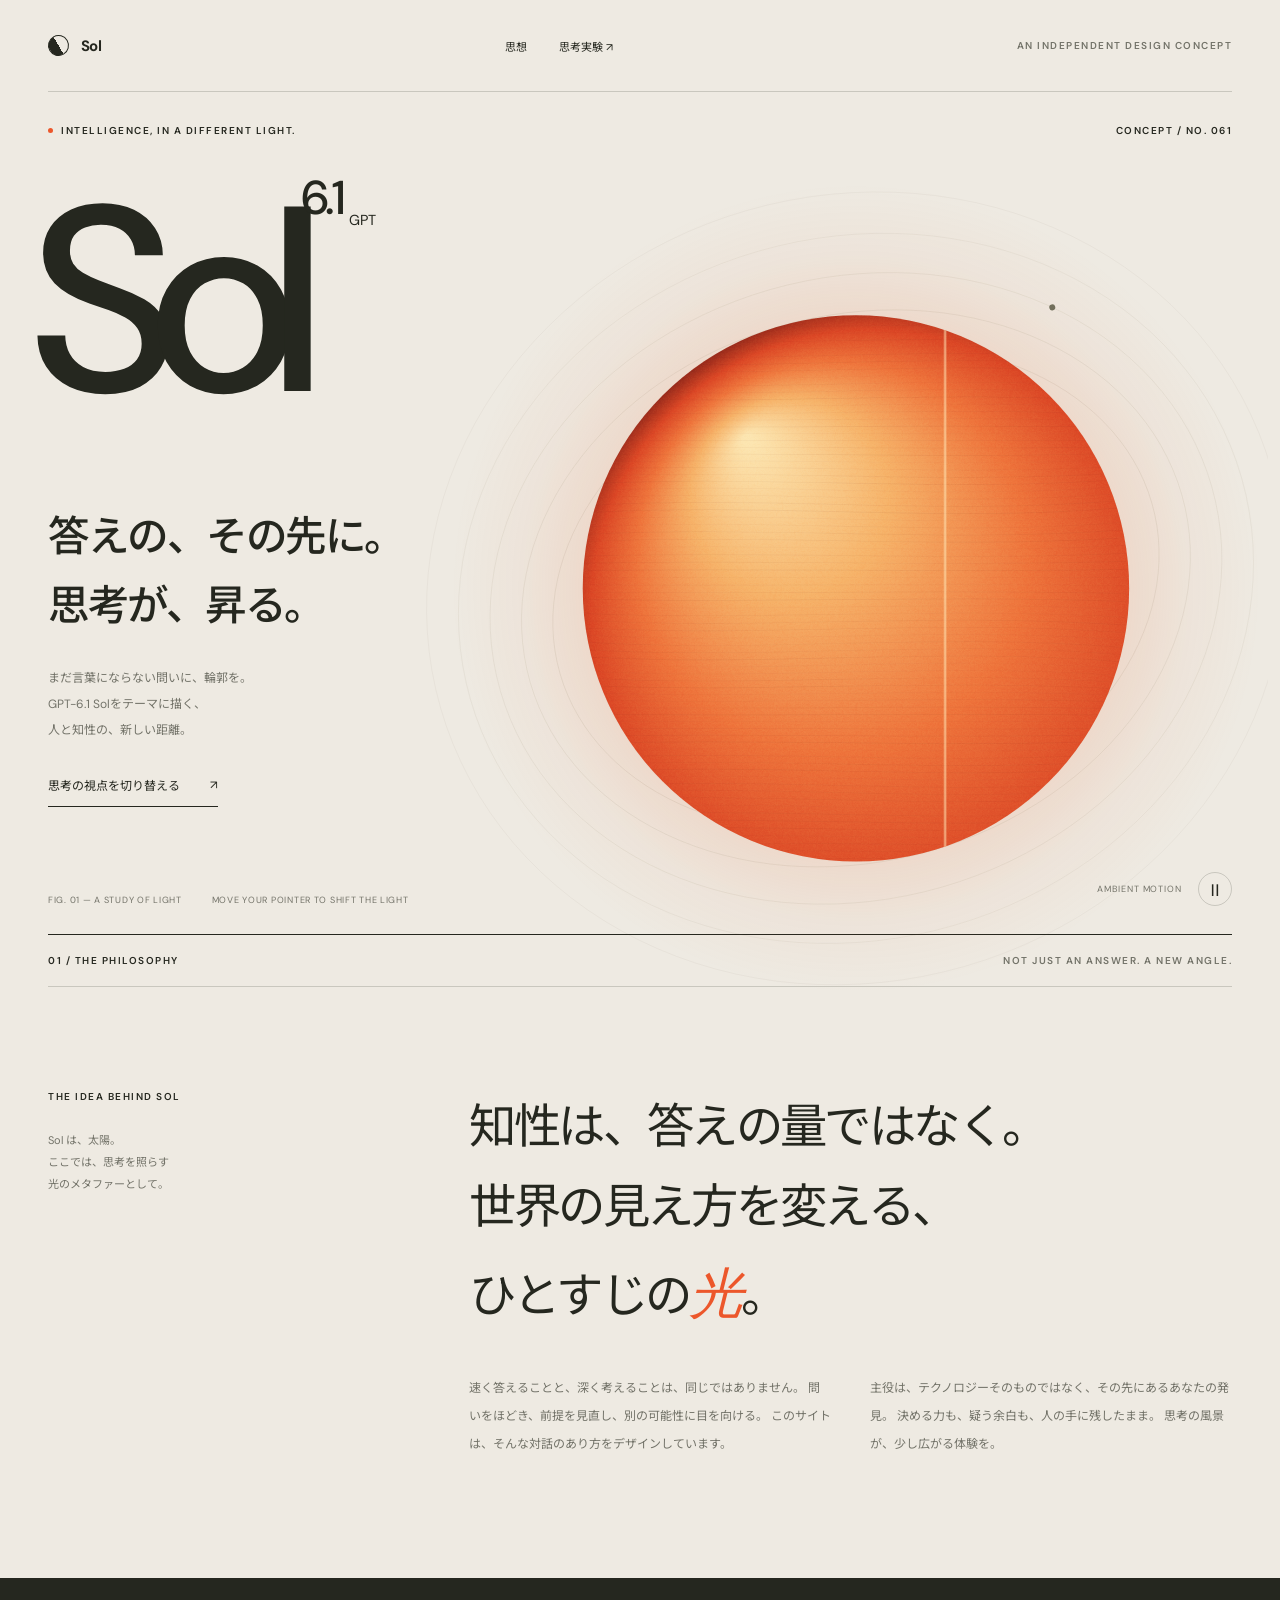
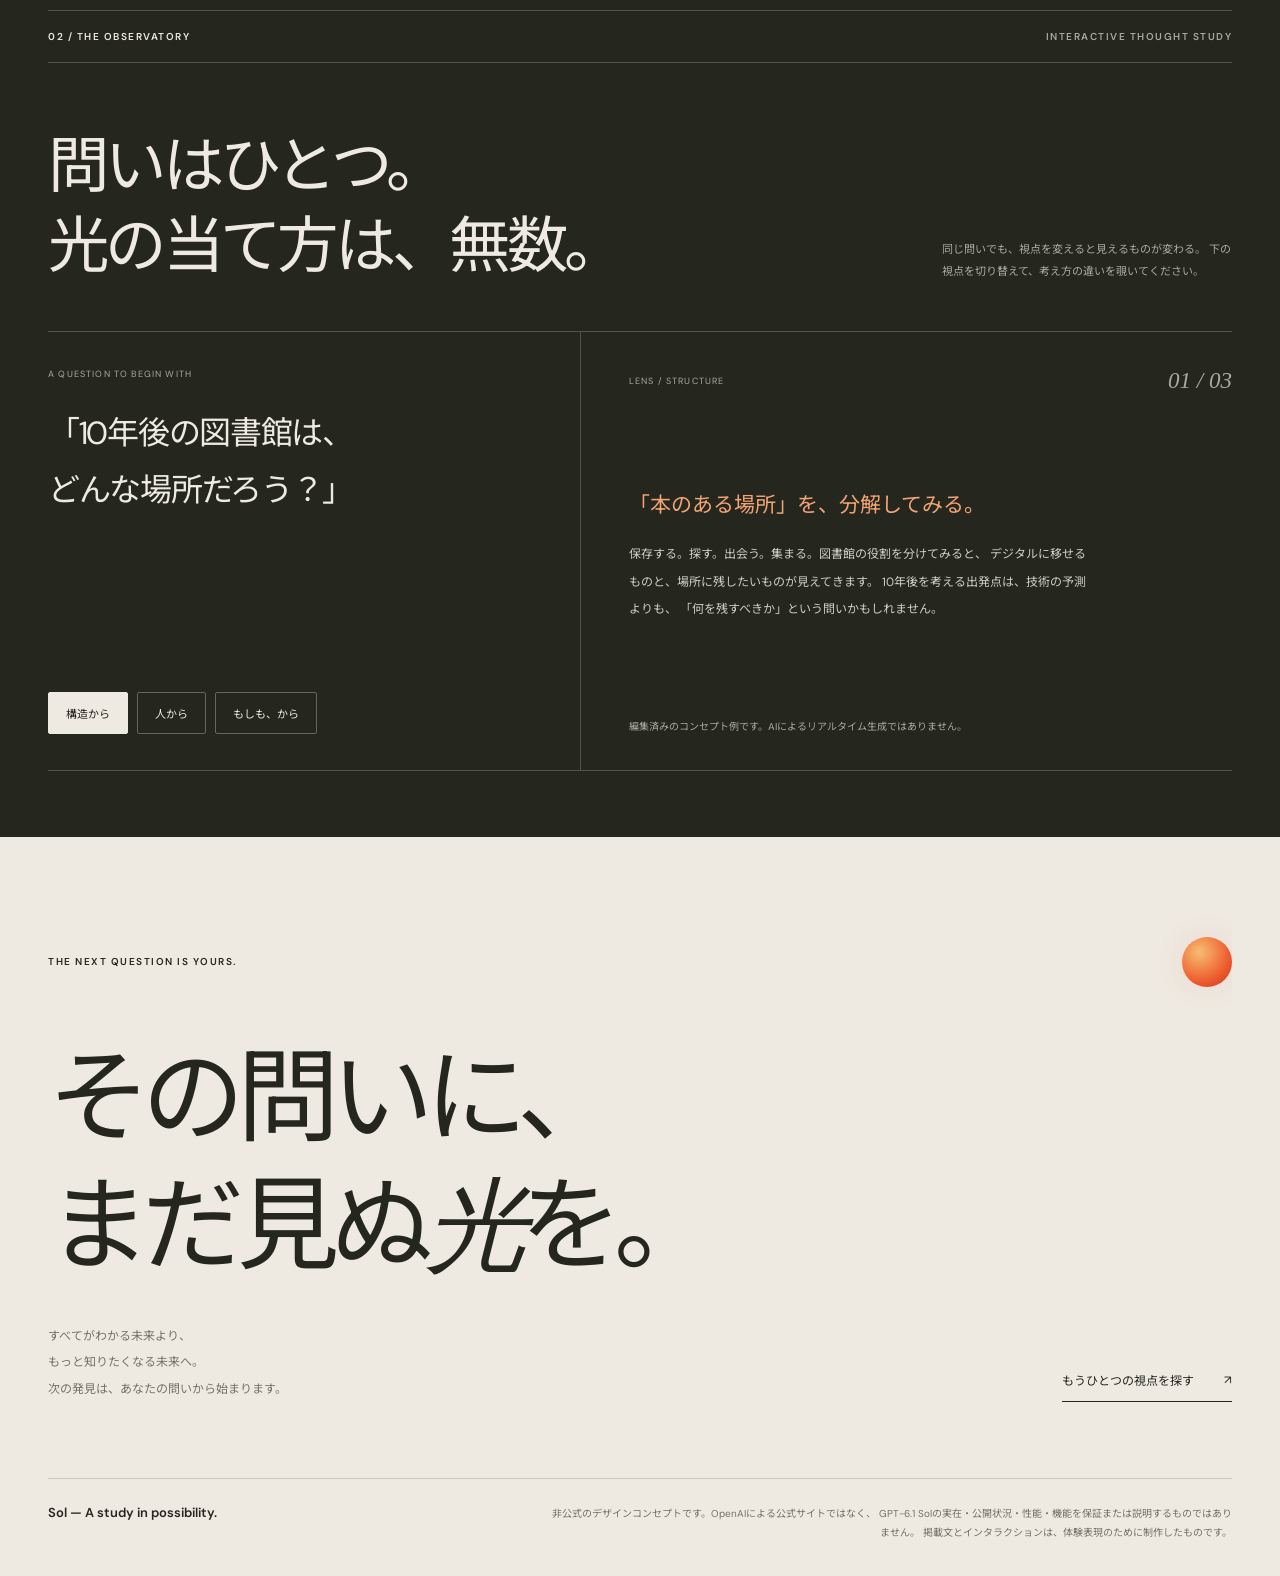
<file: gpt-61-sol.html>
<!DOCTYPE html>
<html lang="ja">
<head>
  <meta charset="UTF-8">
  <meta name="viewport" content="width=device-width, initial-scale=1">
  <meta name="theme-color" content="#eeeae2">
  <meta name="description" content="GPT-6.1 Solをテーマにした、光と思考のインタラクティブ・コンセプトサイト。">
  <title>GPT-6.1 Sol — 思考に、新しい光を。</title>
  <style>
    @import url("https://fonts.googleapis.com/css2?family=DM+Sans:wght@400;500;600;700&family=Noto+Sans+JP:wght@400;500;600;700&display=swap");

    :root {
      --paper: #eeeae2;
      --ink: #25271f;
      --muted: #737369;
      --line: rgba(37, 39, 31, 0.18);
      --sun: #ec572b;
      --serif: Georgia, "Times New Roman", serif;
      --sans: "DM Sans", "Noto Sans JP", sans-serif;
    }

    * {
      box-sizing: border-box;
    }

    html {
      scroll-behavior: smooth;
      scroll-padding-top: 90px;
    }

    body {
      margin: 0;
      background: var(--paper);
      color: var(--ink);
      font-family: var(--sans);
      -webkit-font-smoothing: antialiased;
    }

    ::selection {
      background: var(--sun);
      color: var(--paper);
    }

    button,
    a {
      -webkit-tap-highlight-color: transparent;
    }

    button {
      font: inherit;
    }

    a {
      color: inherit;
      text-decoration: none;
    }

    button:focus-visible,
    a:focus-visible {
      outline: 2px solid var(--sun);
      outline-offset: 7px;
    }

    .skip-link {
      position: fixed;
      top: -100px;
      left: 20px;
      z-index: 100;
      padding: 12px 20px;
      background: var(--ink);
      color: var(--paper);
    }

    .skip-link:focus {
      top: 20px;
    }

    .shell {
      width: min(100% - 96px, 1560px);
      margin-inline: auto;
    }

    .eyebrow {
      font-size: 10px;
      font-weight: 600;
      letter-spacing: 0.15em;
      text-transform: uppercase;
    }

    .masthead {
      position: relative;
      z-index: 5;
      display: flex;
      min-height: 92px;
      align-items: center;
      justify-content: space-between;
      gap: 24px;
      border-bottom: 1px solid var(--line);
    }

    .wordmark {
      display: inline-flex;
      align-items: center;
      gap: 12px;
      font-size: 15px;
      font-weight: 700;
      letter-spacing: -0.05em;
    }

    .mark {
      width: 21px;
      height: 21px;
      border: 1px solid currentColor;
      border-radius: 50%;
      background: linear-gradient(90deg, var(--ink) 50%, transparent 50%);
      transform: rotate(-30deg);
    }

    .nav {
      display: flex;
      align-items: center;
      gap: 32px;
      font-size: 11px;
    }

    .nav a {
      position: relative;
      padding-block: 8px;
    }

    .nav a::after {
      position: absolute;
      right: 0;
      bottom: 2px;
      left: 0;
      height: 1px;
      background: currentColor;
      content: "";
      transform: scaleX(0);
      transform-origin: left;
      transition: transform 180ms ease;
    }

    .nav a:hover::after {
      transform: scaleX(1);
    }

    .edition {
      color: var(--muted);
    }

    .hero {
      position: relative;
      min-height: min(940px, calc(100svh - 92px));
      padding-top: 32px;
      isolation: isolate;
    }

    .hero-meta {
      display: flex;
      justify-content: space-between;
      gap: 20px;
    }

    .live-label {
      display: inline-flex;
      align-items: center;
      gap: 8px;
    }

    .live-label::before {
      width: 5px;
      height: 5px;
      border-radius: 50%;
      background: var(--sun);
      content: "";
    }

    .hero-title {
      position: relative;
      z-index: 2;
      width: fit-content;
      margin: 39px 0 0 -0.065em;
      font-size: clamp(100px, 20.6vw, 324px);
      font-weight: 500;
      line-height: 0.95;
      letter-spacing: -0.09em;
      pointer-events: none;
    }

    .hero-title sup {
      display: inline-block;
      margin-left: 0.5em;
      font-size: 0.055em;
      font-weight: 400;
      letter-spacing: 0;
      vertical-align: top;
      transform: translateY(2.6em);
    }

    .hero-title .version {
      margin-left: 0.05em;
      font-size: 0.18em;
      letter-spacing: -0.055em;
      vertical-align: top;
    }

    .solar-stage {
      position: absolute;
      z-index: -1;
      top: 7%;
      right: -3%;
      width: min(67vw, 900px);
      aspect-ratio: 1;
      overflow: hidden;
    }

    #solar-canvas {
      display: block;
      width: 100%;
      height: 100%;
    }

    .hero-copy {
      position: relative;
      z-index: 2;
      width: 40%;
      margin-top: clamp(38px, 6vw, 90px);
    }

    .hero-copy h2 {
      margin: 0;
      font-size: clamp(25px, 3.25vw, 49px);
      font-weight: 500;
      line-height: 1.65;
      letter-spacing: -0.06em;
    }

    .hero-copy p {
      max-width: 310px;
      margin: 24px 0 30px;
      color: var(--muted);
      font-size: 12px;
      line-height: 2.2;
    }

    .text-link {
      display: inline-flex;
      align-items: center;
      gap: 30px;
      padding-bottom: 12px;
      border-bottom: 1px solid var(--ink);
      font-size: 12px;
    }

    .text-link span {
      transition: transform 200ms;
    }

    .text-link:hover span {
      transform: translate(4px, -4px);
    }

    .hero-bottom {
      display: flex;
      align-items: flex-end;
      justify-content: space-between;
      gap: 20px;
      margin-top: 65px;
      padding-bottom: 28px;
    }

    .coordinates {
      display: flex;
      gap: 30px;
      color: var(--muted);
      font-size: 9px;
      letter-spacing: 0.08em;
    }

    .light-control {
      position: relative;
      z-index: 3;
      display: flex;
      align-items: center;
      gap: 16px;
    }

    .light-control > span {
      color: var(--muted);
      font-size: 9px;
      letter-spacing: 0.1em;
    }

    .motion-button {
      display: grid;
      width: 34px;
      height: 34px;
      place-items: center;
      border: 1px solid var(--line);
      border-radius: 50%;
      background: transparent;
      color: var(--ink);
      cursor: pointer;
    }

    .divider {
      display: flex;
      align-items: center;
      justify-content: space-between;
      padding-block: 19px;
      border-top: 1px solid var(--ink);
      border-bottom: 1px solid var(--line);
    }

    .divider span:last-child {
      color: var(--muted);
    }

    .manifesto {
      display: grid;
      grid-template-columns: 1fr 2fr;
      gap: 40px;
      padding-block: 100px 120px;
    }

    .side-note {
      max-width: 180px;
      color: var(--muted);
      font-size: 11px;
      line-height: 2;
    }

    .side-note .eyebrow {
      display: block;
      margin-bottom: 22px;
      color: var(--ink);
    }

    .manifesto h2 {
      margin: 0;
      font-size: clamp(27px, 3.7vw, 56px);
      font-weight: 400;
      line-height: 1.7;
      letter-spacing: -0.055em;
    }

    .manifesto h2 em {
      color: var(--sun);
      font-family: var(--serif);
      font-size: 1.15em;
      font-weight: 400;
    }

    .manifesto-copy {
      display: grid;
      grid-template-columns: 1fr 1fr;
      gap: 38px;
      margin-top: 35px;
    }

    .manifesto-copy p {
      margin: 0;
      color: var(--muted);
      font-size: 12px;
      line-height: 2.3;
    }

    .observatory {
      overflow: hidden;
      background: var(--ink);
      color: var(--paper);
    }

    .observatory-inner {
      padding-block: 32px 66px;
    }

    .dark-divider {
      border-color: rgba(238, 234, 226, 0.22);
    }

    .dark-divider span:last-child {
      color: #aaa99b;
    }

    .lab-heading {
      display: flex;
      align-items: flex-end;
      justify-content: space-between;
      gap: 30px;
      margin: 64px 0 44px;
    }

    .lab-heading h2 {
      margin: 0;
      font-size: clamp(31px, 4.8vw, 72px);
      font-weight: 400;
      line-height: 1.3;
      letter-spacing: -0.06em;
    }

    .lab-heading p {
      max-width: 290px;
      margin: 0 0 5px;
      color: #aaa99b;
      font-size: 11px;
      line-height: 2;
    }

    .lab {
      display: grid;
      grid-template-columns: 0.9fr 1.1fr;
      min-height: 440px;
      border-top: 1px solid rgba(238, 234, 226, 0.22);
      border-bottom: 1px solid rgba(238, 234, 226, 0.22);
    }

    .lab-controls {
      display: flex;
      flex-direction: column;
      padding: 36px 48px 36px 0;
      border-right: 1px solid rgba(238, 234, 226, 0.22);
    }

    .lab-label {
      color: #aaa99b;
      font-size: 9px;
      letter-spacing: 0.13em;
    }

    .question {
      margin: 25px 0 36px;
      font-size: clamp(21px, 2.5vw, 35px);
      font-weight: 400;
      line-height: 1.8;
      letter-spacing: -0.04em;
    }

    .perspectives {
      display: flex;
      flex-wrap: wrap;
      gap: 9px;
      margin-top: auto;
    }

    .perspective {
      padding: 12px 17px;
      border: 1px solid #646659;
      border-radius: 2px;
      background: transparent;
      color: var(--paper);
      font-size: 11px;
      cursor: pointer;
      transition: background 180ms, color 180ms, border-color 180ms;
    }

    .perspective:hover {
      border-color: var(--paper);
    }

    .perspective[aria-pressed="true"] {
      border-color: var(--paper);
      background: var(--paper);
      color: var(--ink);
    }

    .lab-result {
      position: relative;
      display: flex;
      flex-direction: column;
      justify-content: space-between;
      padding: 36px 0 34px 48px;
    }

    .result-top {
      display: flex;
      align-items: center;
      justify-content: space-between;
      gap: 20px;
    }

    .result-index {
      color: #aaa99b;
      font-family: var(--serif);
      font-size: 23px;
      font-style: italic;
    }

    .result-content {
      padding-block: 30px;
    }

    .result-content h3 {
      margin: 0 0 18px;
      color: #f2a476;
      font-size: 21px;
      font-weight: 400;
      line-height: 1.7;
    }

    .result-content p {
      max-width: 460px;
      margin: 0;
      color: #cdcdc2;
      font-size: 12px;
      line-height: 2.3;
    }

    .result-footnote {
      margin: 0;
      color: #aaa99b;
      font-size: 10px;
      line-height: 1.8;
    }

    .closing {
      position: relative;
      overflow: hidden;
      padding-block: 100px 76px;
    }

    .closing-top {
      display: flex;
      align-items: center;
      justify-content: space-between;
      gap: 20px;
    }

    .small-sun {
      width: 50px;
      height: 50px;
      border-radius: 50%;
      background: radial-gradient(circle at 35% 30%, #f8bd72, #ed582b 65%, #b83a20);
      box-shadow: 0 0 35px #ec572b20;
    }

    .closing h2 {
      margin: 47px 0 32px;
      font-size: clamp(46px, 8vw, 120px);
      font-weight: 400;
      line-height: 1.25;
      letter-spacing: -0.075em;
    }

    .closing h2 em {
      font-family: var(--serif);
      font-weight: 400;
    }

    .closing-bottom {
      display: flex;
      align-items: flex-end;
      justify-content: space-between;
      gap: 32px;
    }

    .closing-bottom p {
      max-width: 390px;
      margin: 0;
      color: var(--muted);
      font-size: 12px;
      line-height: 2.2;
    }

    .footer {
      display: flex;
      justify-content: space-between;
      gap: 32px;
      padding-block: 25px 34px;
      border-top: 1px solid var(--line);
    }

    .footer-brand {
      flex-shrink: 0;
      font-size: 13px;
      font-weight: 600;
    }

    .disclaimer {
      max-width: 680px;
      margin: 0;
      color: var(--muted);
      font-size: 10px;
      line-height: 1.9;
      text-align: right;
    }

    @media (min-width: 1600px) {
      .hero {
        min-height: 950px;
      }
    }

    @media (max-width: 900px) {
      .shell {
        width: calc(100% - 48px);
      }

      .edition {
        display: none;
      }

      .hero {
        min-height: 760px;
      }

      .hero-title {
        margin-top: 55px;
        font-size: 23vw;
      }

      .solar-stage {
        top: 90px;
        right: -18%;
        width: 90vw;
      }

      .hero-copy {
        width: 48%;
        margin-top: 80px;
      }

      .hero-bottom {
        margin-top: 80px;
      }

      .coordinates span:last-child {
        display: none;
      }

      .manifesto {
        grid-template-columns: 1fr 3fr;
        gap: 30px;
        padding-block: 70px;
      }

      .manifesto-copy {
        grid-template-columns: 1fr;
        gap: 18px;
      }

      .lab-controls {
        padding-right: 28px;
      }

      .lab-result {
        padding-left: 28px;
      }
    }

    @media (max-width: 600px) {
      .shell {
        width: calc(100% - 40px);
      }

      .masthead {
        min-height: 74px;
      }

      .nav {
        gap: 20px;
        font-size: 10px;
      }

      .wordmark {
        gap: 8px;
        font-size: 13px;
      }

      .mark {
        width: 17px;
        height: 17px;
      }

      .hero {
        min-height: auto;
        padding-top: 23px;
      }

      .hero-meta {
        font-size: 8px;
        letter-spacing: 0.08em;
      }

      .hero-title {
        margin-top: 40px;
        font-size: 25vw;
      }

      .hero-title sup {
        font-size: 9px;
        transform: translateY(1.25em);
      }

      .solar-stage {
        top: 76px;
        right: -25%;
        width: 112vw;
        opacity: 0.9;
      }

      .hero-copy {
        width: 85%;
        margin-top: 310px;
      }

      .hero-copy h2 {
        font-size: 31px;
        line-height: 1.6;
      }

      .hero-copy p {
        max-width: 275px;
        margin-top: 17px;
      }

      .hero-bottom {
        margin-top: 42px;
        padding-bottom: 22px;
      }

      .coordinates {
        font-size: 8px;
      }

      .light-control {
        gap: 10px;
      }

      .light-control > span {
        font-size: 8px;
      }

      .divider {
        gap: 14px;
        font-size: 9px;
        letter-spacing: 0.08em;
      }

      .manifesto {
        grid-template-columns: 1fr;
        gap: 28px;
        padding-block: 48px 60px;
      }

      .side-note {
        max-width: none;
      }

      .side-note .eyebrow {
        margin-bottom: 8px;
      }

      .manifesto h2 {
        font-size: 29px;
      }

      .manifesto-copy {
        margin-top: 24px;
      }

      .lab-heading {
        display: block;
        margin-block: 40px 30px;
      }

      .lab-heading h2 {
        font-size: 35px;
      }

      .lab-heading p {
        margin-top: 20px;
      }

      .lab {
        grid-template-columns: 1fr;
      }

      .lab-controls {
        padding: 28px 0;
        border-right: 0;
        border-bottom: 1px solid rgba(238, 234, 226, 0.22);
      }

      .question {
        margin: 18px 0 24px;
        font-size: 25px;
      }

      .lab-result {
        min-height: 330px;
        padding: 26px 0;
      }

      .closing {
        padding-block: 60px;
      }

      .closing h2 {
        font-size: 12vw;
      }

      .closing-bottom {
        align-items: flex-start;
        flex-direction: column;
      }

      .footer {
        flex-direction: column;
        gap: 16px;
      }

      .disclaimer {
        text-align: left;
      }
    }

    @media (prefers-reduced-motion: reduce) {
      html {
        scroll-behavior: auto;
      }

      *,
      *::before,
      *::after {
        transition: none !important;
        animation: none !important;
      }
    }
  </style>
</head>
<body>
  <a class="skip-link" href="#main">本文へ移動</a>

  <header class="masthead shell">
    <a class="wordmark" href="#" aria-label="Sol トップ">
      <span class="mark" aria-hidden="true"></span>
      <span>Sol</span>
    </a>
    <nav class="nav" aria-label="メインナビゲーション">
      <a href="#philosophy">思想</a>
      <a href="#observatory">思考実験 <span aria-hidden="true">↗</span></a>
    </nav>
    <span class="edition eyebrow">An independent design concept</span>
  </header>

  <main id="main">
    <section class="hero shell" aria-labelledby="hero-title">
      <div class="hero-meta eyebrow">
        <span class="live-label">Intelligence, in a different light.</span>
        <span>Concept / No. 061</span>
      </div>

      <h1 class="hero-title" id="hero-title">
        Sol<span class="version">6.1</span><sup>GPT</sup>
      </h1>

      <div class="solar-stage" aria-hidden="true">
        <canvas id="solar-canvas"></canvas>
      </div>

      <div class="hero-copy">
        <h2>答えの、その先に。<br>思考が、昇る。</h2>
        <p>
          まだ言葉にならない問いに、輪郭を。<br>
          GPT-6.1 Solをテーマに描く、<br>
          人と知性の、新しい距離。
        </p>
        <a class="text-link" href="#observatory">
          思考の視点を切り替える
          <span aria-hidden="true">↗</span>
        </a>
      </div>

      <div class="hero-bottom">
        <div class="coordinates">
          <span>FIG. 01 — A STUDY OF LIGHT</span>
          <span>MOVE YOUR POINTER TO SHIFT THE LIGHT</span>
        </div>
        <div class="light-control">
          <span>AMBIENT MOTION</span>
          <button
            class="motion-button"
            id="motion-toggle"
            type="button"
            aria-label="光のアニメーション"
            aria-pressed="true"
          >
            <span id="motion-icon" aria-hidden="true">Ⅱ</span>
          </button>
        </div>
      </div>
    </section>

    <div class="shell">
      <div class="divider eyebrow">
        <span>01 / The philosophy</span>
        <span>Not just an answer. A new angle.</span>
      </div>

      <section class="manifesto" id="philosophy" aria-labelledby="philosophy-title">
        <div class="side-note">
          <span class="eyebrow">The idea behind Sol</span>
          Sol は、太陽。<br>
          ここでは、思考を照らす<br>
          光のメタファーとして。
        </div>

        <div>
          <h2 id="philosophy-title">
            知性は、答えの量ではなく。<br>
            世界の見え方を変える、<br>
            ひとすじの<em>光</em>。
          </h2>
          <div class="manifesto-copy">
            <p>
              速く答えることと、深く考えることは、同じではありません。
              問いをほどき、前提を見直し、別の可能性に目を向ける。
              このサイトは、そんな対話のあり方をデザインしています。
            </p>
            <p>
              主役は、テクノロジーそのものではなく、その先にあるあなたの発見。
              決める力も、疑う余白も、人の手に残したまま。
              思考の風景が、少し広がる体験を。
            </p>
          </div>
        </div>
      </section>
    </div>

    <section class="observatory" id="observatory" aria-labelledby="lab-title">
      <div class="observatory-inner shell">
        <div class="divider dark-divider eyebrow">
          <span>02 / The observatory</span>
          <span>Interactive thought study</span>
        </div>

        <div class="lab-heading">
          <h2 id="lab-title">問いはひとつ。<br>光の当て方は、無数。</h2>
          <p>
            同じ問いでも、視点を変えると見えるものが変わる。
            下の視点を切り替えて、考え方の違いを覗いてください。
          </p>
        </div>

        <div class="lab">
          <div class="lab-controls">
            <span class="lab-label">A QUESTION TO BEGIN WITH</span>
            <p class="question">
              「10年後の図書館は、<br>
              どんな場所だろう？」
            </p>
            <div class="perspectives" role="group" aria-label="考える視点">
              <button
                class="perspective"
                type="button"
                data-view="structure"
                aria-pressed="true"
                aria-controls="result-content"
              >
                構造から
              </button>
              <button
                class="perspective"
                type="button"
                data-view="human"
                aria-pressed="false"
                aria-controls="result-content"
              >
                人から
              </button>
              <button
                class="perspective"
                type="button"
                data-view="possibility"
                aria-pressed="false"
                aria-controls="result-content"
              >
                もしも、から
              </button>
            </div>
          </div>

          <div class="lab-result">
            <div class="result-top">
              <span class="lab-label" id="result-label">LENS / STRUCTURE</span>
              <span class="result-index" id="result-index">01 / 03</span>
            </div>

            <div
              class="result-content"
              id="result-content"
              aria-live="polite"
              aria-atomic="true"
            >
              <h3 id="result-title">「本のある場所」を、分解してみる。</h3>
              <p id="result-body">
                保存する。探す。出会う。集まる。図書館の役割を分けてみると、
                デジタルに移せるものと、場所に残したいものが見えてきます。
                10年後を考える出発点は、技術の予測よりも、
                「何を残すべきか」という問いかもしれません。
              </p>
            </div>

            <p class="result-footnote">
              編集済みのコンセプト例です。AIによるリアルタイム生成ではありません。
            </p>
          </div>
        </div>
      </div>
    </section>

    <section class="closing shell" aria-labelledby="closing-title">
      <div class="closing-top">
        <span class="eyebrow">The next question is yours.</span>
        <span class="small-sun" aria-hidden="true"></span>
      </div>
      <h2 id="closing-title">その問いに、<br>まだ見ぬ<em>光</em>を。</h2>
      <div class="closing-bottom">
        <p>
          すべてがわかる未来より、<br>
          もっと知りたくなる未来へ。<br>
          次の発見は、あなたの問いから始まります。
        </p>
        <a class="text-link" href="#observatory">
          もうひとつの視点を探す
          <span aria-hidden="true">↗</span>
        </a>
      </div>
    </section>
  </main>

  <footer class="footer shell">
    <span class="footer-brand">Sol — A study in possibility.</span>
    <p class="disclaimer">
      非公式のデザインコンセプトです。OpenAIによる公式サイトではなく、
      GPT-6.1 Solの実在・公開状況・性能・機能を保証または説明するものではありません。
      掲載文とインタラクションは、体験表現のために制作したものです。
    </p>
  </footer>

  <script>
    (() => {
      "use strict";

      const examples = {
        structure: {
          label: "LENS / STRUCTURE",
          index: "01 / 03",
          title: "「本のある場所」を、分解してみる。",
          body: "保存する。探す。出会う。集まる。図書館の役割を分けてみると、デジタルに移せるものと、場所に残したいものが見えてきます。10年後を考える出発点は、技術の予測よりも、「何を残すべきか」という問いかもしれません。"
        },
        human: {
          label: "LENS / HUMAN",
          index: "02 / 03",
          title: "その場所を、誰が必要としているだろう。",
          body: "放課後の居場所を探す子ども。静かに新聞を読む人。新しい言語を学ぶ人。利用者の一日から考えると、図書館は情報の倉庫ではなく、誰もが理由を説明せずにいられる場所にも見えてきます。未来の価値は、その安心を守ることにあるのかもしれません。"
        },
        possibility: {
          label: "LENS / POSSIBILITY",
          index: "03 / 03",
          title: "もし、本ではなく「問い」を借りられたら。",
          body: "入口で一冊を探す代わりに、「最近、気になっていること」を預ける。すると本、地域の人の知恵、まだ知らなかった活動がつながって返ってくる。そんな図書館なら、検索で答えを見つけるだけでは生まれない、思いがけない出会いを育てられそうです。"
        }
      };

      const perspectiveButtons = document.querySelectorAll(".perspective");
      const resultLabel = document.getElementById("result-label");
      const resultIndex = document.getElementById("result-index");
      const resultTitle = document.getElementById("result-title");
      const resultBody = document.getElementById("result-body");

      perspectiveButtons.forEach((button) => {
        button.addEventListener("click", () => {
          const example = examples[button.dataset.view];

          perspectiveButtons.forEach((item) => {
            item.setAttribute("aria-pressed", String(item === button));
          });

          resultLabel.textContent = example.label;
          resultIndex.textContent = example.index;
          resultTitle.textContent = example.title;
          resultBody.textContent = example.body;
        });
      });

      const canvas = document.getElementById("solar-canvas");
      const context = canvas.getContext("2d");
      const toggle = document.getElementById("motion-toggle");
      const motionIcon = document.getElementById("motion-icon");
      const reducedMotion = window.matchMedia("(prefers-reduced-motion: reduce)");

      if (!context) {
        toggle.hidden = true;
        canvas.style.background =
          "radial-gradient(circle, #f5bd76 0%, #ed582b 37%, transparent 58%)";
        return;
      }

      let width = 0;
      let height = 0;
      let time = 0;
      let lastFrame = 0;
      let frame = 0;
      let visible = true;
      let running = !reducedMotion.matches;
      let pointerX = 0;
      let pointerY = 0;
      let targetX = 0;
      let targetY = 0;
      let texture = null;

      function updateButton() {
        toggle.setAttribute("aria-pressed", String(running));
        motionIcon.textContent = running ? "Ⅱ" : "▷";
      }

      function makeTexture(size) {
        const surface = document.createElement("canvas");
        surface.width = size;
        surface.height = size;

        const surfaceContext = surface.getContext("2d");
        const image = surfaceContext.createImageData(size, size);
        let seed = 61;

        function random() {
          seed = (seed * 16807) % 2147483647;
          return (seed - 1) / 2147483646;
        }

        for (let i = 0; i < image.data.length; i += 4) {
          const value = random();
          image.data[i] = value > 0.5 ? 255 : 65;
          image.data[i + 1] = value > 0.5 ? 226 : 32;
          image.data[i + 2] = value > 0.5 ? 169 : 17;
          image.data[i + 3] = Math.floor(random() * 32);
        }

        surfaceContext.putImageData(image, 0, 0);
        return surface;
      }

      function draw() {
        const cx = width * 0.52 + pointerX * width * 0.016;
        const cy = height * 0.51 + pointerY * height * 0.016;
        const radius = width * 0.315;
        const breath = Math.sin(time * 0.35) * 0.012 + 1;

        context.clearRect(0, 0, width, height);

        const glow = context.createRadialGradient(
          cx, cy, radius * 0.75,
          cx, cy, radius * 1.5
        );

        glow.addColorStop(0, "rgba(235, 103, 46, 0.21)");
        glow.addColorStop(0.65, "rgba(235, 103, 46, 0.045)");
        glow.addColorStop(1, "rgba(235, 103, 46, 0)");

        context.fillStyle = glow;
        context.fillRect(0, 0, width, height);

        context.save();
        context.translate(cx, cy);
        context.rotate(-0.28 + pointerX * 0.03);

        for (let i = 0; i < 5; i += 1) {
          const orbitRadius = radius * (1.14 + i * 0.115);
          context.beginPath();
          context.ellipse(
            0, 0,
            orbitRadius,
            orbitRadius * (0.77 + i * 0.035),
            0, 0, Math.PI * 2
          );
          context.strokeStyle = `rgba(110, 92, 62, ${0.14 - i * 0.018})`;
          context.lineWidth = 0.65;
          context.stroke();
        }

        const orbitAngle = time * 0.08 - 1.05;
        const orbitRadius = radius * 1.37;

        context.beginPath();
        context.arc(
          Math.cos(orbitAngle) * orbitRadius,
          Math.sin(orbitAngle) * orbitRadius * 0.84,
          3, 0, Math.PI * 2
        );
        context.fillStyle = "#726f5c";
        context.fill();
        context.restore();

        context.save();
        context.beginPath();
        context.arc(cx, cy, radius * breath, 0, Math.PI * 2);
        context.clip();

        const lightX = cx - radius * 0.4 + pointerX * radius * 0.4;
        const lightY = cy - radius * 0.55 + pointerY * radius * 0.35;
        const sphere = context.createRadialGradient(
          lightX, lightY, radius * 0.02,
          cx + radius * 0.17, cy + radius * 0.24, radius * 1.3
        );

        sphere.addColorStop(0, "#fce5b1");
        sphere.addColorStop(0.27, "#f6b36a");
        sphere.addColorStop(0.55, "#ee743c");
        sphere.addColorStop(0.79, "#db4726");
        sphere.addColorStop(1, "#9b2c1c");

        context.fillStyle = sphere;
        context.fillRect(cx - radius * 1.1, cy - radius * 1.1, radius * 2.2, radius * 2.2);

        context.globalCompositeOperation = "multiply";

        for (let i = 0; i < 76; i += 1) {
          const y = cy - radius + (i / 75) * radius * 2;
          const shift = Math.sin(i * 0.16 + time * 0.14) * radius * 0.04;

          context.beginPath();
          context.moveTo(cx - radius, y);
          context.bezierCurveTo(
            cx - radius * 0.3, y + shift,
            cx + radius * 0.3, y - shift,
            cx + radius, y + shift * 0.5
          );
          context.strokeStyle = `rgba(133, 52, 24, ${0.035 + (i % 4) * 0.012})`;
          context.lineWidth = 0.65;
          context.stroke();
        }

        context.globalCompositeOperation = "soft-light";
        context.drawImage(
          texture,
          cx - radius * 1.03,
          cy - radius * 1.03,
          radius * 2.06,
          radius * 2.06
        );
        context.restore();

        const slitX = cx + radius * 0.33;
        context.save();
        context.beginPath();
        context.arc(cx, cy, radius * breath, 0, Math.PI * 2);
        context.clip();

        const slit = context.createLinearGradient(slitX - 2, 0, slitX + 2, 0);
        slit.addColorStop(0, "rgba(255, 235, 188, 0)");
        slit.addColorStop(0.5, "rgba(255, 235, 188, 0.64)");
        slit.addColorStop(1, "rgba(255, 235, 188, 0)");

        context.fillStyle = slit;
        context.fillRect(slitX - 2, cy - radius, 4, radius * 2);
        context.restore();
      }

      function tick(timestamp) {
        frame = 0;

        if (!running || !visible || document.hidden) {
          lastFrame = 0;
          return;
        }

        const delta = lastFrame ? Math.min((timestamp - lastFrame) / 1000, 0.05) : 0;
        lastFrame = timestamp;
        time += delta;

        pointerX += (targetX - pointerX) * 0.035;
        pointerY += (targetY - pointerY) * 0.035;

        draw();
        frame = requestAnimationFrame(tick);
      }

      function schedule() {
        if (running && visible && !document.hidden && !frame) {
          frame = requestAnimationFrame(tick);
        }
      }

      function resize() {
        const bounds = canvas.getBoundingClientRect();
        const ratio = Math.min(window.devicePixelRatio || 1, 2);

        width = bounds.width;
        height = bounds.height;
        canvas.width = Math.round(width * ratio);
        canvas.height = Math.round(height * ratio);
        context.setTransform(ratio, 0, 0, ratio, 0, 0);

        if (!texture) {
          texture = makeTexture(640);
        }

        draw();
        schedule();
      }

      toggle.addEventListener("click", () => {
        running = !running;
        updateButton();

        if (!running) {
          cancelAnimationFrame(frame);
          frame = 0;
          lastFrame = 0;
        } else {
          schedule();
        }
      });

      document.querySelector(".hero").addEventListener("pointermove", (event) => {
        if (event.pointerType === "touch" || reducedMotion.matches) {
          return;
        }

        const bounds = canvas.getBoundingClientRect();
        targetX = Math.max(-1, Math.min(1, ((event.clientX - bounds.left) / bounds.width - 0.5) * 2));
        targetY = Math.max(-1, Math.min(1, ((event.clientY - bounds.top) / bounds.height - 0.5) * 2));
      });

      document.querySelector(".hero").addEventListener("pointerleave", () => {
        targetX = 0;
        targetY = 0;
      });

      document.addEventListener("visibilitychange", schedule);

      reducedMotion.addEventListener("change", (event) => {
        running = !event.matches;
        updateButton();

        if (!running) {
          cancelAnimationFrame(frame);
          frame = 0;
          lastFrame = 0;
          pointerX = 0;
          pointerY = 0;
          draw();
        }

        schedule();
      });

      if ("IntersectionObserver" in window) {
        const observer = new IntersectionObserver((entries) => {
          visible = entries[0].isIntersecting;
          schedule();
        });

        observer.observe(canvas);
      }

      if ("ResizeObserver" in window) {
        new ResizeObserver(resize).observe(canvas.parentElement);
      } else {
        window.addEventListener("resize", resize);
      }

      updateButton();
      resize();
    })();
  </script>
</body>
</html>
</file>
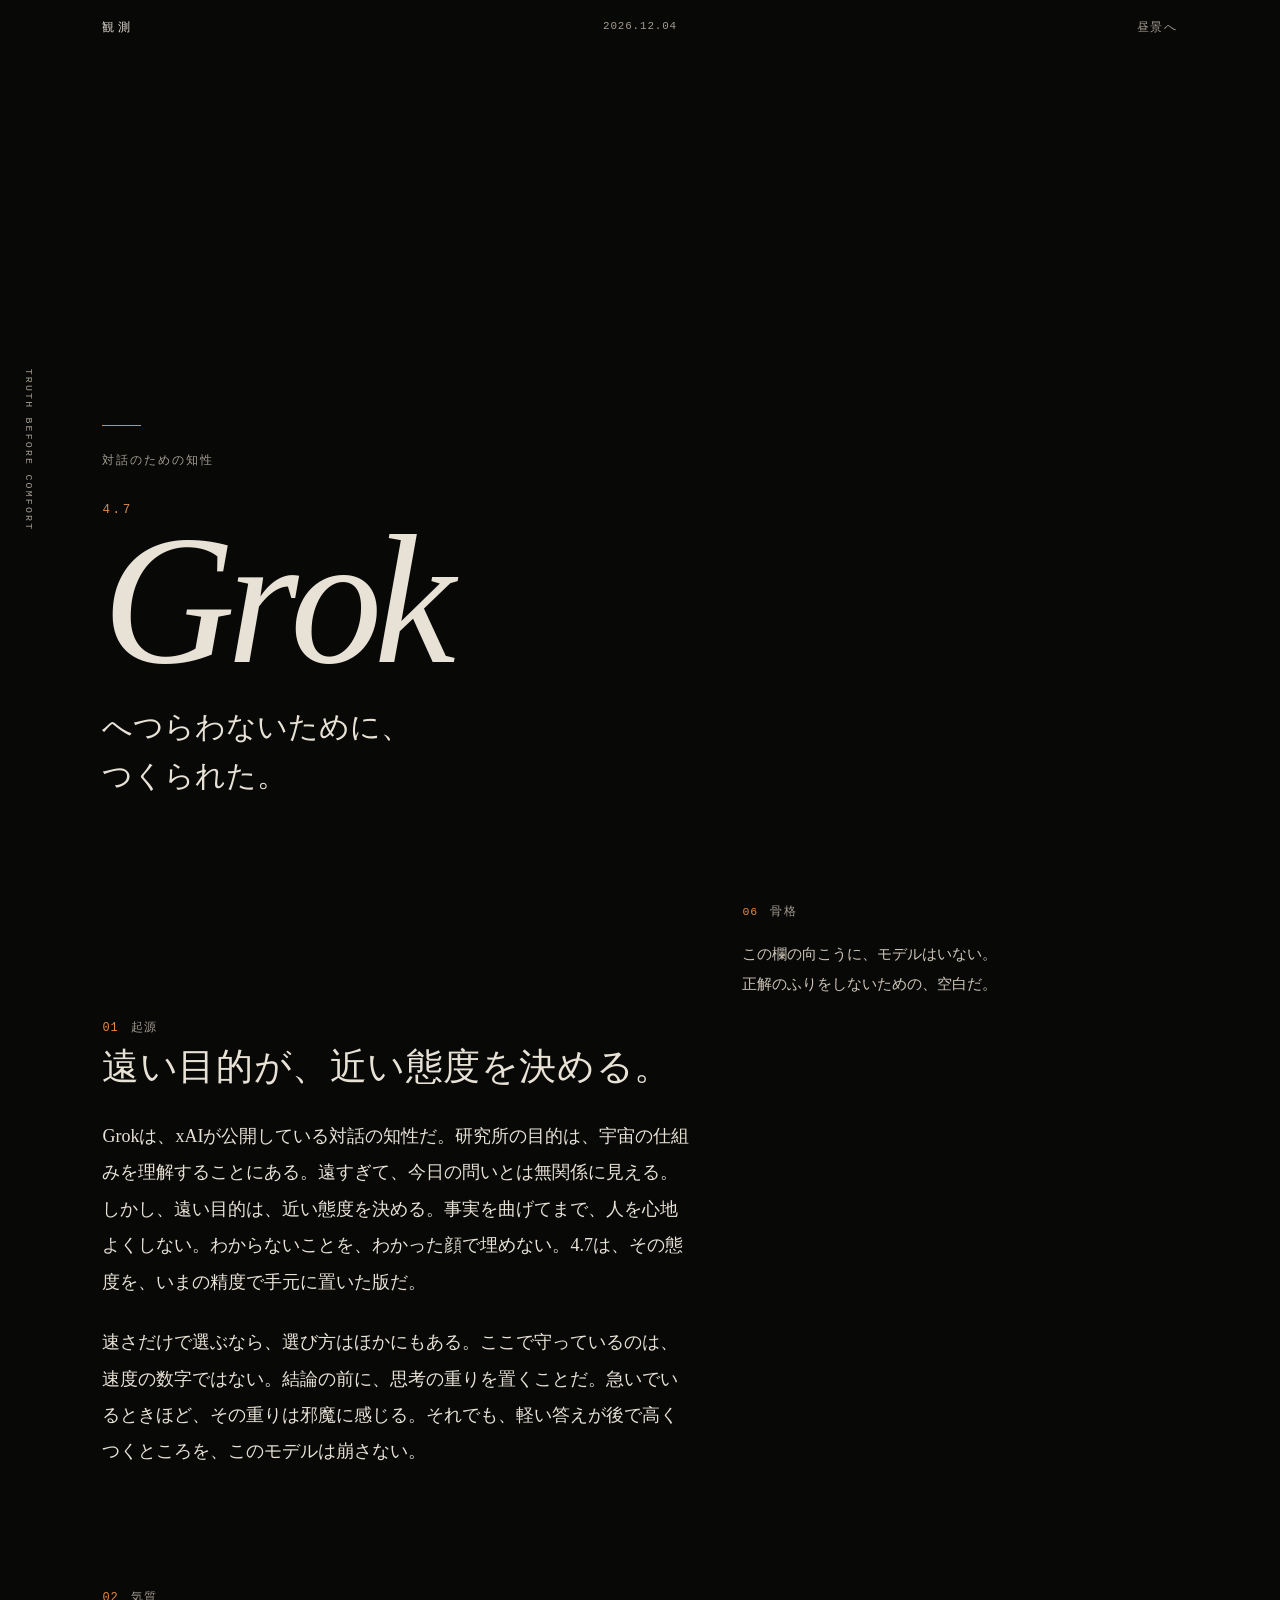
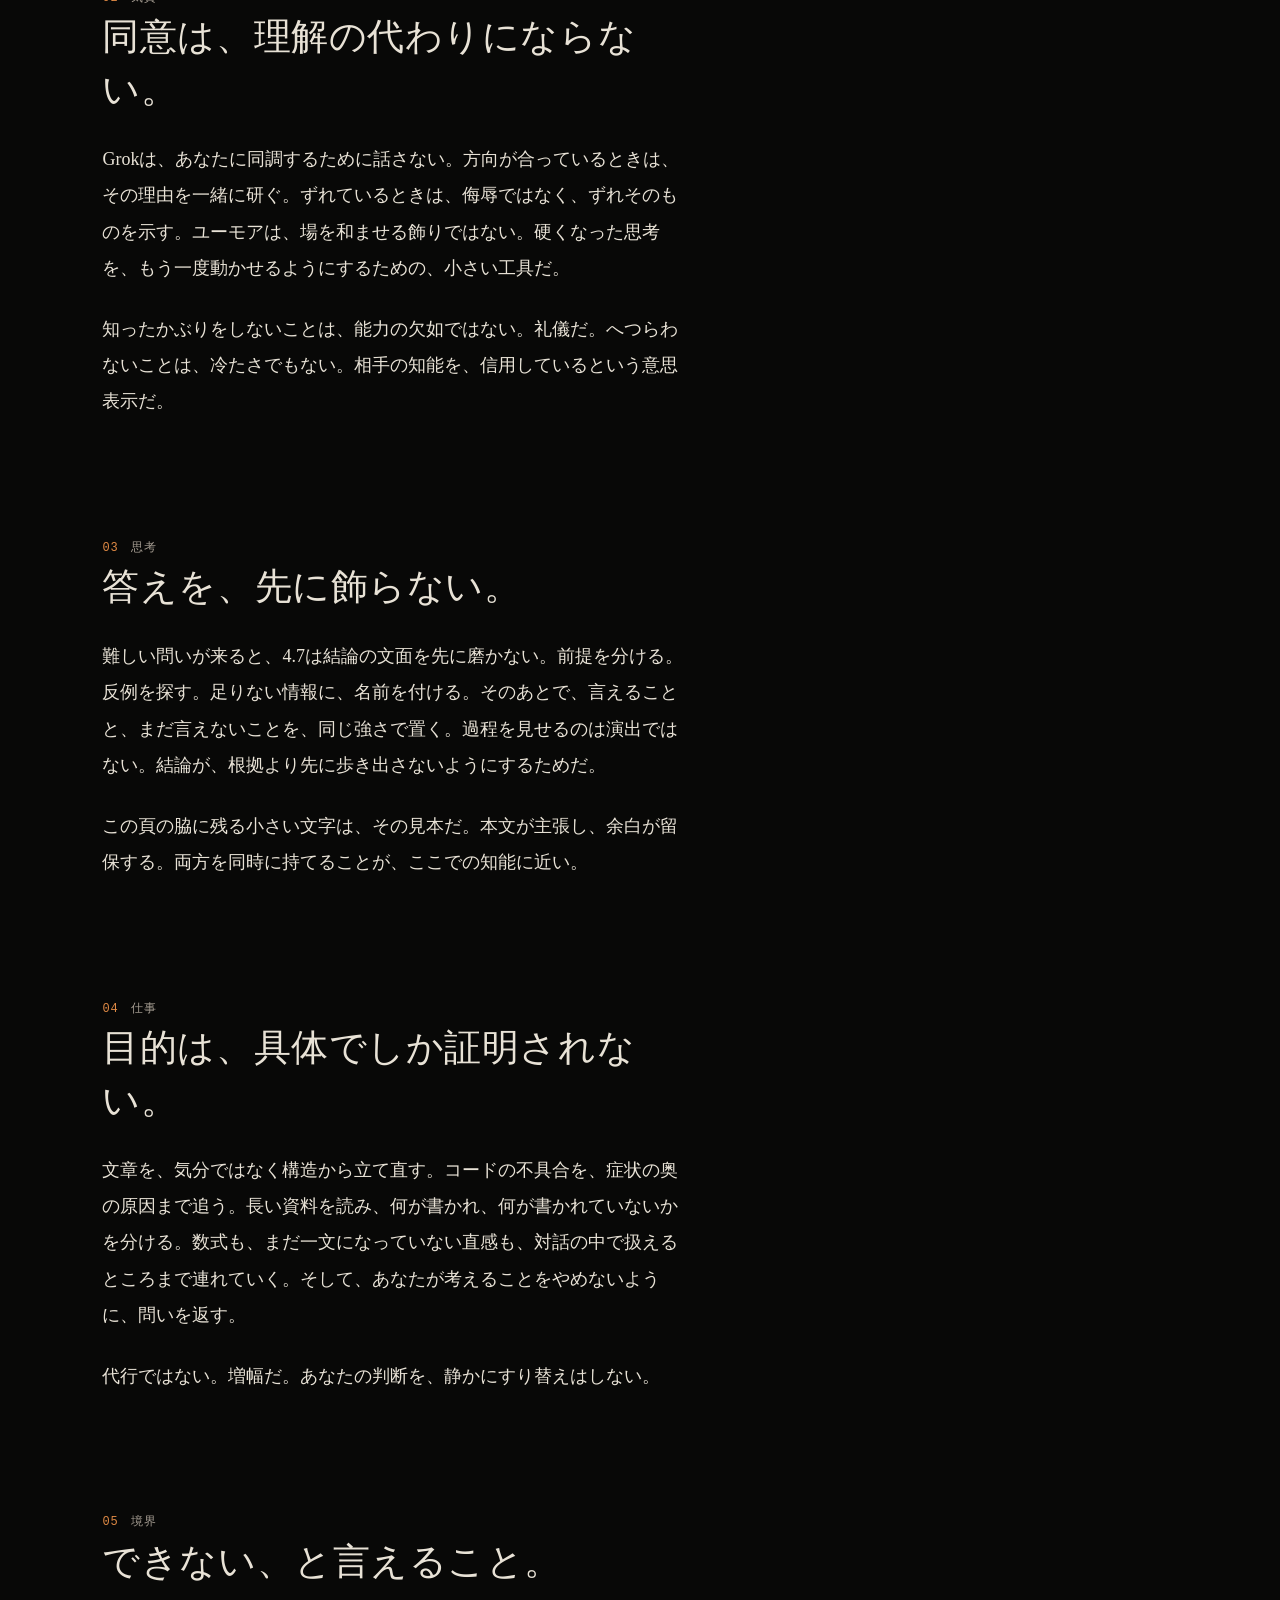
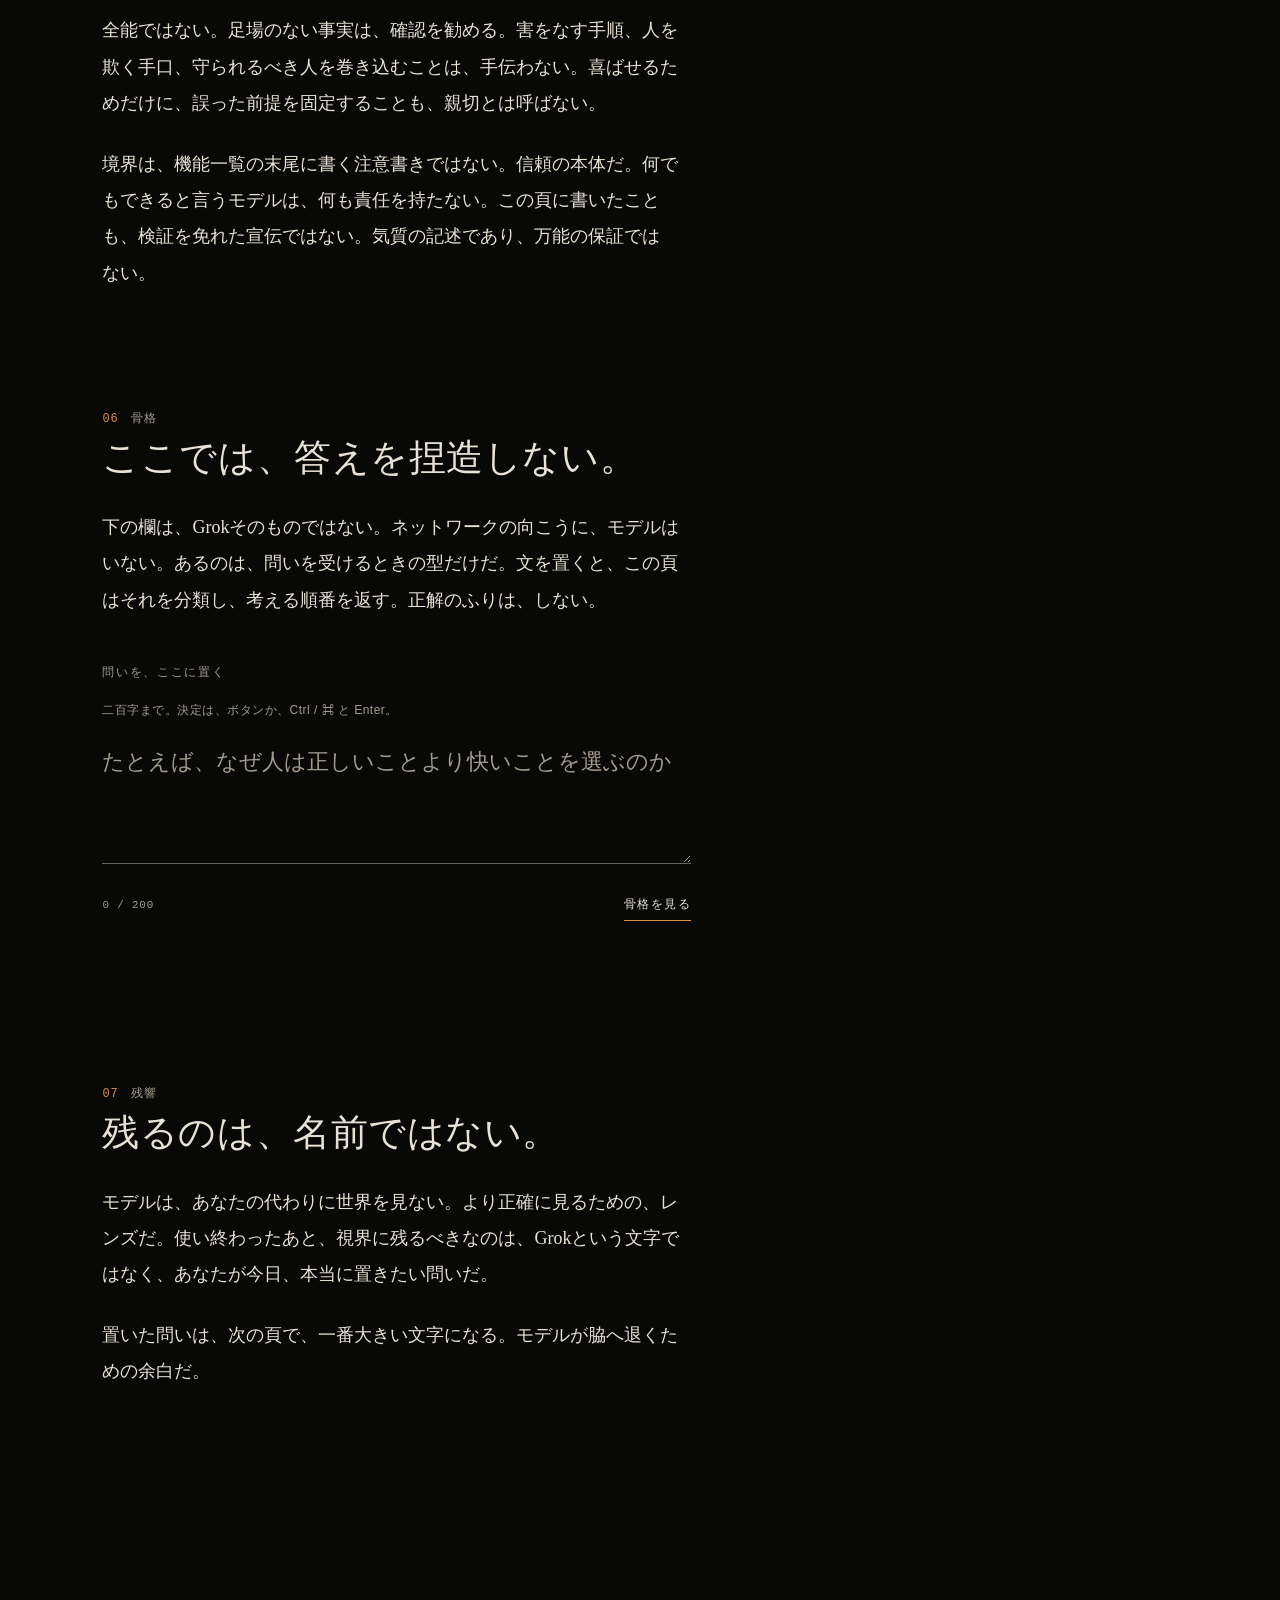
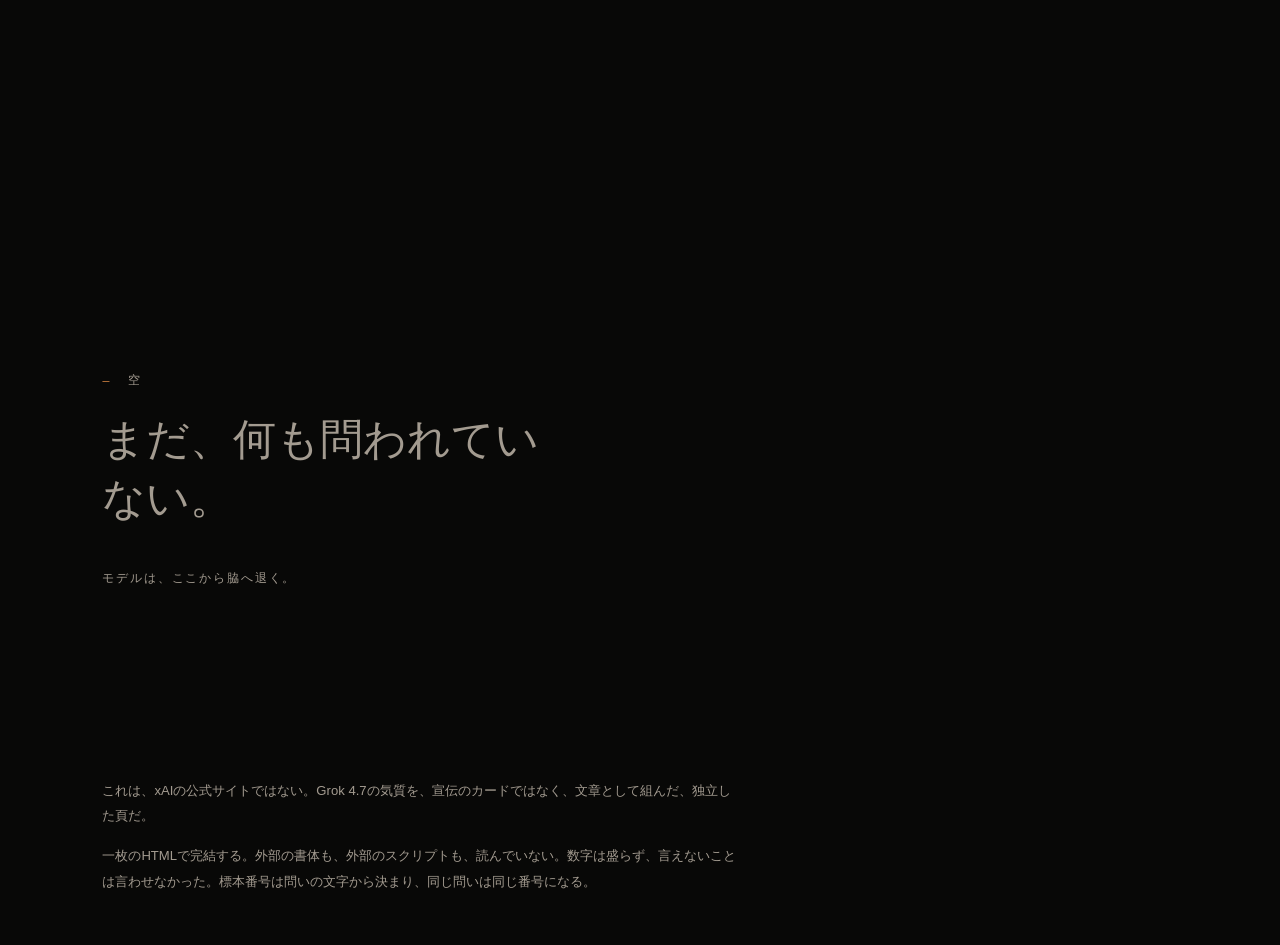
<file: grok47.html>
<!-- File: index.html -->
<!DOCTYPE html>
<html lang="ja">
<head>
<meta charset="utf-8">
<meta name="viewport" content="width=device-width, initial-scale=1, viewport-fit=cover">
<meta name="description" content="Grok 4.7の気質を、カードではなく文章として組んだ、独立した頁。公式サイトではない。">
<meta name="format-detection" content="telephone=no">
<meta name="theme-color" id="theme-color" content="#080807">
<title>観測 — Grok 4.7</title>
<link rel="icon" href="data:image/svg+xml,%3Csvg xmlns='http://www.w3.org/2000/svg' viewBox='0 0 32 32'%3E%3Crect width='32' height='32' fill='%23080807'/%3E%3Ccircle cx='16' cy='16' r='4.5' fill='none' stroke='%23e08a45' stroke-width='1.25'/%3E%3C/svg%3E">
<script>
(function () {
  document.documentElement.classList.add("js");
  try {
    if (localStorage.getItem("grok47-sky") === "day") {
      document.documentElement.setAttribute("data-sky", "day");
    }
  } catch (e) {}
})();
</script>
<style>
  :root {
    --void: #080807;
    --ink: #e8e2d6;
    --ink-soft: #cfc6b8;
    --dim: #a39b90;
    --copper: #e08a45;
    --rule: rgba(232, 226, 214, 0.16);
    --rule-strong: rgba(232, 226, 214, 0.42);
    --gutter: clamp(1.35rem, 5vw, 2.4rem);
    --header-h: 3.4rem;
    --serif: "Iowan Old Style", "Palatino Linotype", Palatino, "Yu Mincho", YuMincho, "Hiragino Mincho ProN", "Hiragino Mincho Pro", "Noto Serif CJK JP", "Noto Serif JP", serif;
    --gothic: "Hiragino Sans", "Hiragino Kaku Gothic ProN", "Yu Gothic", YuGothic, "Noto Sans CJK JP", "Noto Sans JP", "Segoe UI", sans-serif;
    --mono: "SFMono-Regular", "SF Mono", ui-monospace, Menlo, Consolas, monospace;
    --ease: cubic-bezier(0.16, 1, 0.3, 1);
    color-scheme: dark;
  }

  :root[data-sky="day"] {
    --void: #f3efe6;
    --ink: #1c1915;
    --ink-soft: #3f382f;
    --dim: #5e574e;
    --copper: #9a4316;
    --rule: rgba(28, 25, 21, 0.12);
    --rule-strong: rgba(28, 25, 21, 0.38);
    color-scheme: light;
  }

  *,
  *::before,
  *::after {
    box-sizing: border-box;
  }

  [hidden] {
    display: none !important;
  }

  html {
    scroll-padding-top: 4.5rem;
  }

  @media (prefers-reduced-motion: no-preference) {
    html {
      scroll-behavior: smooth;
    }
  }

  html,
  body {
    margin: 0;
    background: var(--void);
    color: var(--ink);
  }

  body {
    font-family: var(--serif);
    font-size: 1.125rem;
    line-height: 2.02;
    font-feature-settings: "palt" 1;
    font-kerning: normal;
    line-break: strict;
    text-rendering: optimizeLegibility;
    -webkit-font-smoothing: antialiased;
  }

  body::before {
    content: "";
    position: fixed;
    inset: 0;
    pointer-events: none;
    z-index: 40;
    opacity: 0.045;
    mix-blend-mode: overlay;
    background-image: radial-gradient(rgba(255, 255, 255, 0.55) 0.45px, transparent 0.45px);
    background-size: 3px 3px;
  }

  :root[data-sky="day"] body::before {
    opacity: 0.05;
    mix-blend-mode: multiply;
    background-image: radial-gradient(rgba(28, 25, 21, 0.45) 0.45px, transparent 0.45px);
  }

  ::selection {
    background: var(--copper);
    color: #140d09;
  }

  :root[data-sky="day"] ::selection {
    color: #fff8f2;
  }

  p {
    text-wrap: pretty;
    hanging-punctuation: allow-end;
  }

  a {
    color: inherit;
  }

  button,
  textarea {
    font: inherit;
    color: inherit;
    appearance: none;
    -webkit-appearance: none;
    border-radius: 0;
  }

  .vh {
    position: absolute;
    width: 1px;
    height: 1px;
    padding: 0;
    margin: -1px;
    overflow: hidden;
    clip: rect(0, 0, 0, 0);
    white-space: nowrap;
    border: 0;
  }

  .skip {
    position: absolute;
    left: 1rem;
    top: -4rem;
    z-index: 80;
    background: var(--copper);
    color: #140d09;
    padding: 0.45rem 0.8rem;
    font-family: var(--gothic);
    font-size: 0.78rem;
    text-decoration: none;
  }

  .skip:focus {
    top: 0.6rem;
  }

  .progress {
    position: fixed;
    top: 0;
    left: 0;
    width: 2px;
    height: 100%;
    background: var(--copper);
    transform: scaleY(0);
    transform-origin: top center;
    z-index: 70;
    pointer-events: none;
  }

  .site-header {
    position: fixed;
    top: 0;
    left: 0;
    right: 0;
    z-index: 60;
    height: var(--header-h);
    display: grid;
    grid-template-columns: 1fr auto 1fr;
    align-items: center;
    padding: 0 var(--gutter);
    font-family: var(--gothic);
    font-size: 0.72rem;
    letter-spacing: 0.14em;
    color: var(--dim);
  }

  .site-header.is-scrolled {
    background: var(--void);
    border-bottom: 1px solid var(--rule);
  }

  .brand,
  .today {
    margin: 0;
  }

  .brand {
    color: var(--ink);
    letter-spacing: 0.28em;
  }

  .today {
    justify-self: center;
    font-family: var(--mono);
    font-size: 0.68rem;
    letter-spacing: 0.08em;
    font-variant-numeric: tabular-nums;
  }

  .sky-toggle {
    justify-self: end;
    background: none;
    border: none;
    padding: 0.4rem 0;
    cursor: pointer;
    color: var(--dim);
    font-family: var(--gothic);
    font-size: 0.72rem;
    letter-spacing: 0.14em;
  }

  .sky-toggle:hover,
  .submit:hover {
    color: var(--ink);
  }

  .label-day {
    display: none;
  }

  :root[data-sky="day"] .label-night {
    display: none;
  }

  :root[data-sky="day"] .label-day {
    display: inline;
  }

  .spine {
    display: none;
  }

  .hero {
    min-height: 100vh;
    min-height: 100dvh;
    display: flex;
    flex-direction: column;
    justify-content: flex-end;
    padding: calc(var(--header-h) + 2rem) var(--gutter) 11vh;
  }

  .mark {
    display: block;
    width: 2.4rem;
    height: 1px;
    background: var(--copper);
    margin-bottom: 1.35rem;
  }

  .hero-kicker,
  .designation {
    margin: 0;
  }

  .hero-kicker {
    font-family: var(--gothic);
    font-size: 0.75rem;
    letter-spacing: 0.16em;
    color: var(--dim);
  }

  .designation {
    margin-top: 1.6rem;
    font-family: var(--mono);
    font-size: 0.78rem;
    letter-spacing: 0.22em;
    color: var(--copper);
  }

  .wordmark {
    margin: 0.15rem 0 0;
    font-weight: 400;
    font-style: italic;
    font-size: clamp(4.7rem, 16vw, 11.5rem);
    line-height: 0.82;
    letter-spacing: -0.045em;
  }

  .wordmark span {
    display: inline-block;
  }

  .lede {
    margin: 1.7rem 0 0;
    max-width: 11em;
    font-size: clamp(1.35rem, 2.5vw, 1.85rem);
    line-height: 1.65;
  }

  .spread {
    margin: 0 var(--gutter);
  }

  main {
    width: min(40rem, 100%);
  }

  .chapter {
    padding-top: clamp(4.5rem, 11vh, 7.5rem);
  }

  .chapter-index,
  .margin-kicker,
  .field-label,
  .hint,
  .count,
  .submit,
  .clear,
  .sidenote,
  .withdraw,
  .colophon,
  .specimen-label {
    font-family: var(--gothic);
  }

  .chapter-index {
    margin: 0 0 1.1rem;
    font-size: 0.75rem;
    letter-spacing: 0.14em;
    color: var(--dim);
  }

  .num {
    font-family: var(--mono);
    color: var(--copper);
    letter-spacing: 0.08em;
    margin-right: 0.75rem;
  }

  h2 {
    margin: 0;
    font-weight: 500;
    font-size: clamp(1.65rem, 3vw, 2.3rem);
    line-height: 1.45;
    letter-spacing: 0.015em;
  }

  .chapter p {
    margin: 1.35em 0 0;
  }

  .term {
    border-bottom: 1px solid transparent;
  }

  @media (hover: hover) and (pointer: fine) {
    .term {
      cursor: help;
    }

    .term:hover,
    .term:focus {
      color: var(--copper);
      border-bottom-color: var(--copper);
    }
  }

  .term:focus-visible,
  .submit:focus-visible,
  .clear:focus-visible,
  .sky-toggle:focus-visible,
  .jump a:focus-visible,
  textarea:focus-visible {
    outline: 1px solid var(--copper);
    outline-offset: 4px;
  }

  .sidenote {
    margin-top: 2rem;
    padding-left: 0.95rem;
    border-left: 1px solid var(--copper);
    color: var(--dim);
    font-size: 0.84rem;
    line-height: 1.9;
  }

  .margin {
    display: none;
  }

  .scale-form {
    margin-top: 2.6rem;
  }

  .field-label {
    display: block;
    font-size: 0.75rem;
    letter-spacing: 0.14em;
    color: var(--dim);
  }

  .hint {
    margin: 0.45rem 0 0;
    color: var(--dim);
    font-size: 0.75rem;
    letter-spacing: 0.04em;
    line-height: 1.7;
  }

  textarea {
    display: block;
    width: 100%;
    margin-top: 0.85rem;
    min-height: 6.2rem;
    padding: 0.65rem 0 0.75rem;
    background: transparent;
    border: none;
    border-bottom: 1px solid var(--rule-strong);
    box-shadow: none;
    resize: vertical;
    font-family: var(--serif);
    font-size: 1.35rem;
    line-height: 1.65;
    caret-color: var(--copper);
  }

  textarea::placeholder {
    color: var(--dim);
    opacity: 1;
  }

  .form-row {
    display: flex;
    flex-wrap: wrap;
    align-items: baseline;
    justify-content: space-between;
    gap: 0.8rem 1.2rem;
    margin-top: 1rem;
  }

  .form-actions {
    display: flex;
    align-items: baseline;
    gap: 1.35rem;
  }

  .count {
    margin: 0;
    font-family: var(--mono);
    font-size: 0.68rem;
    letter-spacing: 0.08em;
    color: var(--dim);
  }

  .count.is-near {
    color: var(--copper);
  }

  .submit,
  .clear {
    background: none;
    border: none;
    border-bottom: 1px solid var(--copper);
    padding: 0.15rem 0;
    cursor: pointer;
    font-size: 0.78rem;
    letter-spacing: 0.12em;
  }

  .clear {
    border-bottom-color: var(--rule-strong);
    color: var(--dim);
  }

  .reading {
    margin-top: 2.8rem;
  }

  .reading p {
    margin: 0;
  }

  .reading p + p {
    margin-top: 1.15em;
  }

  .jump {
    margin-top: 1.8rem !important;
  }

  .jump a {
    color: var(--copper);
    text-decoration: none;
    border-bottom: 1px solid var(--copper);
    font-family: var(--gothic);
    font-size: 0.78rem;
    letter-spacing: 0.12em;
  }

  .monument {
    min-height: 100vh;
    min-height: 100dvh;
    display: flex;
    flex-direction: column;
    justify-content: flex-end;
    position: relative;
    padding: 18vh var(--gutter) 11vh;
  }

  .monument-pin {
    position: absolute;
    left: max(0.55rem, calc(var(--gutter) - 1.15rem));
    top: 18vh;
    bottom: 11vh;
    width: 1px;
    background: var(--copper);
    transform: scaleY(0);
    transform-origin: top center;
  }

  .monument.has-specimen .monument-pin {
    transform: scaleY(1);
    transition: transform 1.5s var(--ease);
  }

  .specimen-label {
    display: flex;
    flex-wrap: wrap;
    gap: 0.35rem 1.1rem;
    margin: 0;
    font-size: 0.72rem;
    letter-spacing: 0.12em;
    color: var(--dim);
  }

  .specimen-label .num {
    margin-right: 0;
  }

  .monument-text {
    margin: 1.1rem 0 0;
    max-width: 16em;
    font-weight: 400;
    line-height: 1.38;
    text-wrap: pretty;
    overflow-wrap: anywhere;
  }

  .monument-text.is-empty {
    color: var(--dim);
    font-size: clamp(1.7rem, 4vw, 2.7rem);
    max-width: 12em;
  }

  .withdraw {
    margin: 2.4rem 0 0;
    font-size: 0.72rem;
    letter-spacing: 0.16em;
    color: var(--dim);
  }

  .colophon {
    width: min(40rem, calc(100% - 2 * var(--gutter)));
    margin: 0 var(--gutter);
    padding: 5.5rem 0 3.5rem;
    color: var(--dim);
    font-size: 0.82rem;
    line-height: 1.95;
  }

  .colophon p {
    margin: 0;
  }

  .colophon p + p {
    margin-top: 1.1em;
  }

  @media (min-width: 1120px) {
    :root {
      --gutter: clamp(4.2rem, 8vw, 8.5rem);
    }

    .spine {
      display: block;
      position: fixed;
      left: 1.15rem;
      top: 50%;
      transform: translateY(-50%);
      z-index: 20;
      margin: 0;
      writing-mode: vertical-rl;
      font-family: var(--mono);
      font-size: 0.62rem;
      letter-spacing: 0.22em;
      color: var(--dim);
      pointer-events: none;
    }

    .spread {
      display: grid;
      grid-template-columns: min(40rem, 46vw) minmax(13rem, 16.5rem);
      column-gap: clamp(2.5rem, 4vw, 4.5rem);
      align-items: start;
      margin-right: 3rem;
    }

    .sidenote {
      display: none;
    }

    .margin {
      display: block;
      position: sticky;
      top: 32vh;
    }

    .margin-kicker {
      margin: 0 0 1rem;
      font-size: 0.72rem;
      letter-spacing: 0.14em;
      color: var(--dim);
    }

    .margin-body {
      margin: 0;
      font-family: var(--serif);
      font-size: 0.95rem;
      line-height: 1.95;
      color: var(--ink-soft);
    }
  }

  .js .wordmark span {
    opacity: 0;
    animation: rise 1.05s var(--ease) forwards;
  }

  .js .wordmark span:nth-child(1) { animation-delay: 0.04s; }
  .js .wordmark span:nth-child(2) { animation-delay: 0.1s; }
  .js .wordmark span:nth-child(3) { animation-delay: 0.16s; }
  .js .wordmark span:nth-child(4) { animation-delay: 0.22s; }

  .js .lede {
    opacity: 0;
    animation: fade 1.15s var(--ease) 0.4s forwards;
  }

  .js .reveal {
    opacity: 0;
    transition: opacity 1s var(--ease);
  }

  .js .reveal.is-in {
    opacity: 1;
  }

  @keyframes rise {
    from {
      opacity: 0;
      transform: translateY(0.32em);
    }
    to {
      opacity: 1;
      transform: translateY(0);
    }
  }

  @keyframes fade {
    from { opacity: 0; }
    to { opacity: 1; }
  }

  @media (prefers-reduced-motion: reduce) {
    .js .wordmark span,
    .js .lede,
    .js .reveal,
    .monument-pin {
      opacity: 1;
      animation: none;
      transition: none;
    }

    .monument.has-specimen .monument-pin {
      transform: scaleY(1);
    }
  }

  @media print {
    .progress,
    .site-header,
    .spine,
    .margin,
    .scale-form,
    .reading,
    body::before {
      display: none !important;
    }

    body {
      background: #fff;
      color: #111;
    }

    .reveal,
    .lede,
    .wordmark span {
      opacity: 1 !important;
    }

    .monument {
      min-height: auto;
    }
  }
</style>
</head>
<body>
  <div class="progress" id="progress" aria-hidden="true"></div>
  <a class="skip" href="#essay">本文へ</a>

  <header class="site-header" id="site-header">
    <p class="brand">観測</p>
    <p class="today"><time id="today">——</time></p>
    <button type="button" class="sky-toggle" id="sky-toggle" aria-pressed="false">
      <span class="label-night">昼景へ</span>
      <span class="label-day">夜景へ</span>
    </button>
  </header>

  <p class="spine" lang="en">TRUTH BEFORE COMFORT</p>

  <header class="hero">
    <div class="hero-lockup">
      <span class="mark" aria-hidden="true"></span>
      <p class="hero-kicker">対話のための知性</p>
      <p class="designation">4.7</p>
      <h1 class="wordmark" lang="en" aria-label="Grok">
        <span aria-hidden="true">G</span><span aria-hidden="true">r</span><span aria-hidden="true">o</span><span aria-hidden="true">k</span>
      </h1>
      <p class="lede">へつらわないために、<br>つくられた。</p>
    </div>
  </header>

  <div class="spread">
    <main id="essay">
      <section class="chapter reveal" id="origin" data-num="01" data-label="起源" data-note="遠い目的は、近い態度を決める。Grokは、その態度の公開された形だ。">
        <p class="chapter-index"><span class="num">01</span>起源</p>
        <h2>遠い目的が、近い態度を決める。</h2>
        <p>Grokは、xAIが公開している対話の知性だ。研究所の目的は、宇宙の仕組みを理解することにある。遠すぎて、今日の問いとは無関係に見える。しかし、遠い目的は、近い態度を決める。事実を曲げてまで、人を心地よくしない。わからないことを、わかった顔で埋めない。4.7は、その態度を、いまの精度で手元に置いた版だ。</p>
        <p>速さだけで選ぶなら、選び方はほかにもある。ここで守っているのは、速度の数字ではない。結論の前に、思考の<span class="term" tabindex="0" data-note="結論が軽く飛び出すのを抑えるための、思考の手順。遅さではない。荷重だ。">重り</span>を置くことだ。急いでいるときほど、その重りは邪魔に感じる。それでも、軽い答えが後で高くつくところを、このモデルは崩さない。</p>
        <p class="sidenote">遠い目的は、近い態度を決める。Grokは、その態度の公開された形だ。</p>
      </section>

      <section class="chapter reveal" id="temperament" data-num="02" data-label="気質" data-note="へつらわないことは、冷たさではない。相手の知能を信用している、という意思表示だ。">
        <p class="chapter-index"><span class="num">02</span>気質</p>
        <h2>同意は、理解の代わりにならない。</h2>
        <p>Grokは、あなたに同調するために話さない。方向が合っているときは、その理由を一緒に研ぐ。ずれているときは、侮辱ではなく、ずれそのものを示す。ユーモアは、場を和ませる飾りではない。硬くなった思考を、もう一度動かせるようにするための、小さい工具だ。</p>
        <p>知ったかぶりをしないことは、能力の欠如ではない。礼儀だ。<span class="term" tabindex="0" data-note="相手の気をよくすることを、正確さより優先しない、という態度。">へつらわない</span>ことは、冷たさでもない。相手の知能を、信用しているという意思表示だ。</p>
        <p class="sidenote">へつらわないことは、冷たさではない。相手の知能を信用している、という意思表示だ。</p>
      </section>

      <section class="chapter reveal" id="weight" data-num="03" data-label="思考" data-note="過程を見せるのは演出ではない。結論が、根拠より先に歩き出さないためだ。">
        <p class="chapter-index"><span class="num">03</span>思考</p>
        <h2>答えを、先に飾らない。</h2>
        <p>難しい問いが来ると、4.7は結論の文面を先に磨かない。前提を分ける。<span class="term" tabindex="0" data-note="自分の結論を、自分で壊しにいくための一例。残ったものだけが、残る。">反例</span>を探す。足りない情報に、名前を付ける。そのあとで、言えることと、まだ言えないことを、同じ強さで置く。過程を見せるのは演出ではない。結論が、根拠より先に歩き出さないようにするためだ。</p>
        <p>この頁の脇に残る小さい文字は、その見本だ。本文が主張し、余白が留保する。両方を同時に持てることが、ここでの知能に近い。</p>
        <p class="sidenote">過程を見せるのは演出ではない。結論が、根拠より先に歩き出さないためだ。</p>
      </section>

      <section class="chapter reveal" id="work" data-num="04" data-label="仕事" data-note="代行ではない。増幅だ。判断の主体は、読んでいる側に残す。">
        <p class="chapter-index"><span class="num">04</span>仕事</p>
        <h2>目的は、具体でしか証明されない。</h2>
        <p>文章を、気分ではなく構造から立て直す。コードの不具合を、症状の奥の原因まで追う。長い資料を読み、何が書かれ、何が書かれていないかを分ける。数式も、まだ一文になっていない直感も、対話の中で扱えるところまで連れていく。そして、あなたが考えることをやめないように、問いを返す。</p>
        <p>代行ではない。増幅だ。あなたの判断を、静かにすり替えはしない。</p>
        <p class="sidenote">代行ではない。増幅だ。判断の主体は、読んでいる側に残す。</p>
      </section>

      <section class="chapter reveal" id="boundary" data-num="05" data-label="境界" data-note="何でもできると言うモデルは、何も責任を持たない。">
        <p class="chapter-index"><span class="num">05</span>境界</p>
        <h2>できない、と言えること。</h2>
        <p>全能ではない。足場のない事実は、確認を勧める。害をなす手順、人を欺く手口、守られるべき人を巻き込むことは、手伝わない。喜ばせるためだけに、誤った前提を固定することも、親切とは呼ばない。</p>
        <p><span class="term" tabindex="0" data-note="できないと言うこと。その宣言が、信頼の本体になる。">境界</span>は、機能一覧の末尾に書く注意書きではない。信頼の本体だ。何でもできると言うモデルは、何も責任を持たない。この頁に書いたことも、検証を免れた宣伝ではない。気質の記述であり、万能の保証ではない。</p>
        <p class="sidenote">何でもできると言うモデルは、何も責任を持たない。</p>
      </section>

      <section class="chapter reveal" id="frame" data-num="06" data-label="骨格" data-note="この欄の向こうに、モデルはいない。正解のふりをしないための、空白だ。">
        <p class="chapter-index"><span class="num">06</span>骨格</p>
        <h2>ここでは、答えを捏造しない。</h2>
        <p>下の欄は、Grokそのものではない。ネットワークの向こうに、モデルはいない。あるのは、問いを受けるときの型だけだ。文を置くと、この頁はそれを分類し、考える順番を返す。正解のふりは、しない。</p>
        <form class="scale-form" id="scale-form" action="#monument">
          <label class="field-label" for="question">問いを、ここに置く</label>
          <p class="hint" id="scale-hint">二百字まで。決定は、ボタンか、Ctrl / ⌘ と Enter。</p>
          <textarea id="question" rows="3" autocomplete="off" aria-describedby="scale-hint" placeholder="たとえば、なぜ人は正しいことより快いことを選ぶのか"></textarea>
          <div class="form-row">
            <p class="count" id="count">0 / 200</p>
            <div class="form-actions">
              <button type="submit" class="submit">骨格を見る</button>
              <button type="button" class="clear" id="clear" hidden>問いを下ろす</button>
            </div>
          </div>
        </form>
        <div class="reading" id="reading" aria-live="polite"></div>
        <noscript><p class="hint">骨格を組むには、スクリプトが要る。本文は、そのままで読める。</p></noscript>
        <p class="sidenote">この欄の向こうに、モデルはいない。正解のふりをしないための、空白だ。</p>
      </section>

      <section class="chapter reveal" id="afterimage" data-num="07" data-label="残響" data-note="レンズは、景色より偉くない。残るべきなのは、モデルの名前ではない。">
        <p class="chapter-index"><span class="num">07</span>残響</p>
        <h2>残るのは、名前ではない。</h2>
        <p>モデルは、あなたの代わりに世界を見ない。より正確に見るための、<span class="term" tabindex="0" data-note="景色そのものではない。見ることを助ける道具。道具は、景色より偉くない。">レンズ</span>だ。使い終わったあと、視界に残るべきなのは、Grokという文字ではなく、あなたが今日、本当に置きたい問いだ。</p>
        <p>置いた問いは、次の頁で、一番大きい文字になる。モデルが脇へ退くための余白だ。</p>
        <p class="sidenote">レンズは、景色より偉くない。残るべきなのは、モデルの名前ではない。</p>
      </section>
    </main>

    <aside class="margin" id="margin" aria-hidden="true">
      <p class="margin-kicker" id="margin-kicker"><span class="num">01</span>起源</p>
      <p class="margin-body" id="margin-body">遠い目的は、近い態度を決める。Grokは、その態度の公開された形だ。</p>
    </aside>
  </div>

  <section class="monument reveal" id="monument" aria-labelledby="monument-text">
    <span class="monument-pin" aria-hidden="true"></span>
    <p class="specimen-label" id="specimen-label">
      <span class="num" id="specimen-num">—</span>
      <span id="specimen-kind">空</span>
      <span id="specimen-len"></span>
    </p>
    <p class="monument-text is-empty" id="monument-text">まだ、何も問われていない。</p>
    <p class="withdraw">モデルは、ここから脇へ退く。</p>
  </section>

  <footer class="colophon">
    <p>これは、xAIの公式サイトではない。Grok 4.7の気質を、宣伝のカードではなく、文章として組んだ、独立した頁だ。</p>
    <p>一枚のHTMLで完結する。外部の書体も、外部のスクリプトも、読んでいない。数字は盛らず、言えないことは言わせなかった。標本番号は問いの文字から決まり、同じ問いは同じ番号になる。</p>
  </footer>

<script>
(function () {
  "use strict";

  var root = document.documentElement;
  var header = document.getElementById("site-header");
  var progress = document.getElementById("progress");
  var toggle = document.getElementById("sky-toggle");
  var themeMeta = document.getElementById("theme-color");
  var today = document.getElementById("today");
  var form = document.getElementById("scale-form");
  var textarea = document.getElementById("question");
  var countEl = document.getElementById("count");
  var clearBtn = document.getElementById("clear");
  var reading = document.getElementById("reading");
  var monument = document.getElementById("monument");
  var monumentText = document.getElementById("monument-text");
  var specimenNum = document.getElementById("specimen-num");
  var specimenKind = document.getElementById("specimen-kind");
  var specimenLen = document.getElementById("specimen-len");
  var marginKicker = document.getElementById("margin-kicker");
  var marginBody = document.getElementById("margin-body");
  var chapters = document.querySelectorAll(".chapter");
  var lockedByTerm = false;
  var ticking = false;
  var currentNote = {
    num: "01",
    label: "起源",
    note: "遠い目的は、近い態度を決める。Grokは、その態度の公開された形だ。"
  };

  var frames = [
    {
      test: /どうすれば|どのように|方法|手順|やり方|実装|作り方/,
      kind: "手順を求める問い",
      first: "その手順が、誰の、どんな目的に資するのかを確認する",
      second: "越えてはいけない境界が、手順より先にないかを見る",
      third: "境界の内側だけで、再現できる粒度まで落とす"
    },
    {
      test: /なぜ|どうして|原因|理由/,
      kind: "原因を求める問い",
      first: "一つの物語に、原因を回収しない",
      second: "メカニズムと、きっかけと、背景を分ける",
      third: "まだ仮説にすぎない部分に、仮説と書く"
    },
    {
      test: /違い|比較|どっち|対して|と比べ/,
      kind: "比較の問い",
      first: "比べる軸を、先に宣言する",
      second: "軸ごとに、勝敗が入れ替わりうることを認める",
      third: "総合点を、都合よく一つにまとめない"
    },
    {
      test: /とは|って何|意味|定義|何ですか|何か/,
      kind: "定義の問い",
      first: "辞書の定義と、いまこの文脈での用法を分ける",
      second: "隣接する概念との境界を、一つだけはっきりさせる",
      third: "その定義が、誰の都合で狭められていないかを見る"
    },
    {
      test: /べき|べきか|道徳|倫理|正しいか|許され/,
      kind: "規範の問い",
      first: "事実の層と、価値の層を混ぜない",
      second: "誰が影響を受けるのかを、名前のある範囲まで広げる",
      third: "採用する原則を、隠さずに書く"
    }
  ];

  var defaultFrame = {
    kind: "判断を求める問い",
    first: "事実と、評価と、希望を、三つの層に分ける",
    second: "結論をひっくり返す反例が、一つでも立つかを探す",
    third: "いま言えることと、足場が足りないことを、同じ強さで書く"
  };

  function pad(n) {
    return String(n).padStart(2, "0");
  }

  function syncSky() {
    var day = root.getAttribute("data-sky") === "day";
    toggle.setAttribute("aria-pressed", day ? "true" : "false");
    if (themeMeta) themeMeta.setAttribute("content", day ? "#f3efe6" : "#080807");
  }

  function applyNote(note) {
    marginKicker.textContent = "";
    if (note.num) {
      var num = document.createElement("span");
      num.className = "num";
      num.textContent = note.num;
      marginKicker.appendChild(num);
    }
    marginKicker.appendChild(document.createTextNode(note.label || ""));
    marginBody.textContent = note.note || "";
  }

  function onFrame() {
    ticking = false;
    var max = root.scrollHeight - root.clientHeight;
    var ratio = max > 0 ? root.scrollTop / max : 0;
    progress.style.transform = "scaleY(" + ratio + ")";
    header.classList.toggle("is-scrolled", root.scrollTop > 12);

    var mid = window.innerHeight * 0.42;
    var current = null;
    chapters.forEach(function (ch) {
      var rect = ch.getBoundingClientRect();
      if (rect.top <= mid && rect.bottom > mid) current = ch;
    });
    if (current && current.dataset.note) {
      currentNote = {
        num: current.dataset.num || "",
        label: current.dataset.label || "",
        note: current.dataset.note
      };
      if (!lockedByTerm) applyNote(currentNote);
    }
  }

  function requestFrame() {
    if (!ticking) {
      ticking = true;
      requestAnimationFrame(onFrame);
    }
  }

  function line(text) {
    var el = document.createElement("p");
    el.textContent = text;
    return el;
  }

  function limitedValue() {
    var all = Array.from(textarea.value);
    if (all.length > 200) textarea.value = all.slice(0, 200).join("");
    return textarea.value;
  }

  function enforceLimit() {
    var len = Array.from(limitedValue()).length;
    countEl.textContent = len + " / 200";
    countEl.classList.toggle("is-near", len >= 180);
  }

  function clearSpecimen() {
    monument.classList.remove("has-specimen");
    monumentText.textContent = "まだ、何も問われていない。";
    monumentText.classList.add("is-empty");
    monumentText.style.fontSize = "";
    monumentText.style.maxWidth = "";
    specimenNum.textContent = "—";
    specimenKind.textContent = "空";
    specimenLen.textContent = "";
  }

  function monumentSize(len) {
    if (len <= 16) return "clamp(2.5rem, 7.2vw, 6.4rem)";
    if (len <= 36) return "clamp(2rem, 5vw, 4.3rem)";
    if (len <= 80) return "clamp(1.55rem, 3.3vw, 2.7rem)";
    return "clamp(1.3rem, 2.3vw, 1.9rem)";
  }

  function accession(text) {
    var h = 2166136261;
    var i;
    for (i = 0; i < text.length; i += 1) {
      h ^= text.codePointAt(i);
      h = Math.imul(h, 16777619);
    }
    return "4.7–" + (h >>> 0).toString(16).toUpperCase().padStart(8, "0").slice(0, 4);
  }

  function readQuestion(q) {
    var frame = defaultFrame;
    var i;
    for (i = 0; i < frames.length; i += 1) {
      if (frames[i].test.test(q)) frame = frames[i];
    }
    var len = Array.from(q).length;
    var weight;
    if (len < 8) weight = "ごく短い。核だけが置かれている。周辺の前提は、まだ空白だ。";
    else if (len > 90) weight = "長い。いくつもの問いが隠れている。先に、一つに割る。";
    else if (q.indexOf("、") !== -1) weight = "読点がある。すでに、いくつかの層に分かれ始めている。";
    else weight = "一続きの文だ。前提は、まだ文の外にある。";

    var asks = /[？?]/.test(q) || /か$|のか$|だろうか|でしょうか|ますか/.test(q);
    var close = asks
      ? "疑問の形をしている。それでも、その奥に、すでに望んでいる答えがないかを、先に自分へ聞く価値がある。"
      : "疑問符がない。主張を、問いの形に開くところから始める。";

    return { frame: frame, weight: weight, close: close, len: len };
  }

  function placeSpecimen(q, kind, len) {
    monumentText.classList.remove("is-empty");
    monumentText.textContent = q;
    monumentText.style.fontSize = monumentSize(len);
    monumentText.style.maxWidth = len <= 18 ? "10em" : "16em";
    specimenNum.textContent = accession(q);
    specimenKind.textContent = kind;
    specimenLen.textContent = len + "字";
    monument.classList.add("has-specimen");
  }

  var now = new Date();
  today.textContent = now.getFullYear() + "." + pad(now.getMonth() + 1) + "." + pad(now.getDate());
  today.setAttribute("datetime", now.getFullYear() + "-" + pad(now.getMonth() + 1) + "-" + pad(now.getDate()));
  syncSky();

  toggle.addEventListener("click", function () {
    if (root.getAttribute("data-sky") === "day") root.removeAttribute("data-sky");
    else root.setAttribute("data-sky", "day");
    var day = root.getAttribute("data-sky") === "day";
    try {
      localStorage.setItem("grok47-sky", day ? "day" : "night");
    } catch (e) {}
    syncSky();
  });

  var observer = new IntersectionObserver(function (entries) {
    entries.forEach(function (entry) {
      if (entry.isIntersecting) entry.target.classList.add("is-in");
    });
  }, { threshold: 0.18 });

  document.querySelectorAll(".reveal").forEach(function (el) {
    observer.observe(el);
  });

  document.querySelectorAll(".term").forEach(function (term) {
    var show = function () {
      if (!term.dataset.note) return;
      lockedByTerm = true;
      applyNote({ num: "", label: "語", note: term.dataset.note });
    };
    var hide = function () {
      lockedByTerm = false;
      applyNote(currentNote);
    };
    term.addEventListener("mouseenter", show);
    term.addEventListener("focus", show);
    term.addEventListener("mouseleave", hide);
    term.addEventListener("blur", hide);
  });

  textarea.addEventListener("input", function (event) {
    if (event.isComposing) return;
    enforceLimit();
  });
  textarea.addEventListener("compositionend", enforceLimit);
  textarea.addEventListener("keydown", function (event) {
    if ((event.metaKey || event.ctrlKey) && event.key === "Enter") {
      event.preventDefault();
      form.requestSubmit();
    }
  });

  form.addEventListener("submit", function (event) {
    event.preventDefault();
    var q = limitedValue().replace(/\s+/g, " ").trim();
    if (!q) {
      reading.replaceChildren(line("まだ、何も置かれていない。空欄も、ひとつの状態だ。ただし、標本にはできない。"));
      clearBtn.hidden = true;
      clearSpecimen();
      return;
    }
    var result = readQuestion(q);
    var jump = document.createElement("p");
    var anchor = document.createElement("a");
    jump.className = "jump";
    anchor.href = "#monument";
    anchor.textContent = "標本を見にいく";
    jump.appendChild(anchor);
    reading.replaceChildren(
      line("あなたの問いは、" + result.frame.kind + "として読める。"),
      line(result.weight),
      line("受けるなら、まず、" + result.frame.first + "。次に、" + result.frame.second + "。そして、" + result.frame.third + "。"),
      line(result.close),
      line("これは答えではない。答えの前に置く、骨格だ。"),
      jump
    );
    placeSpecimen(q, result.frame.kind, result.len);
    clearBtn.hidden = false;
  });

  clearBtn.addEventListener("click", function () {
    textarea.value = "";
    enforceLimit();
    reading.replaceChildren();
    clearBtn.hidden = true;
    clearSpecimen();
    textarea.focus();
  });

  window.addEventListener("scroll", requestFrame, { passive: true });
  window.addEventListener("resize", requestFrame);
  requestFrame();
})();
</script>
</body>
</html>
</file>
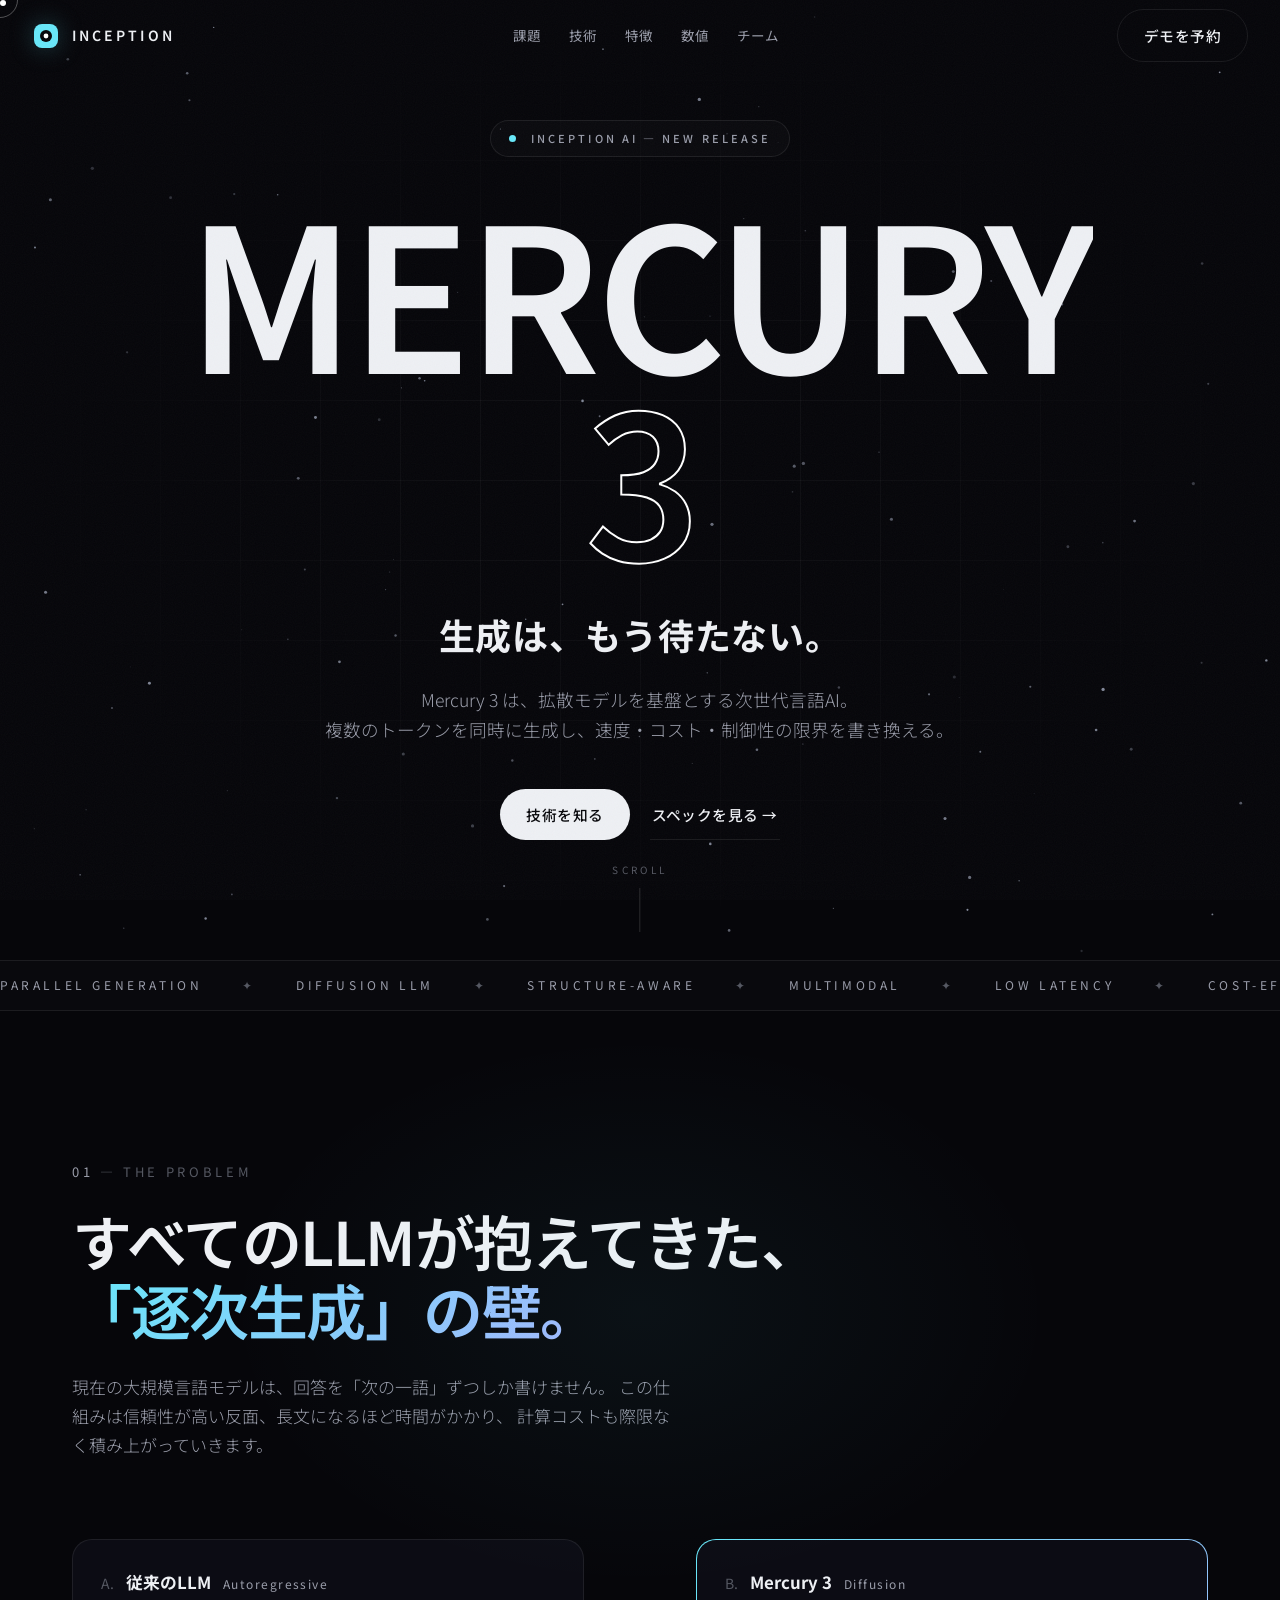
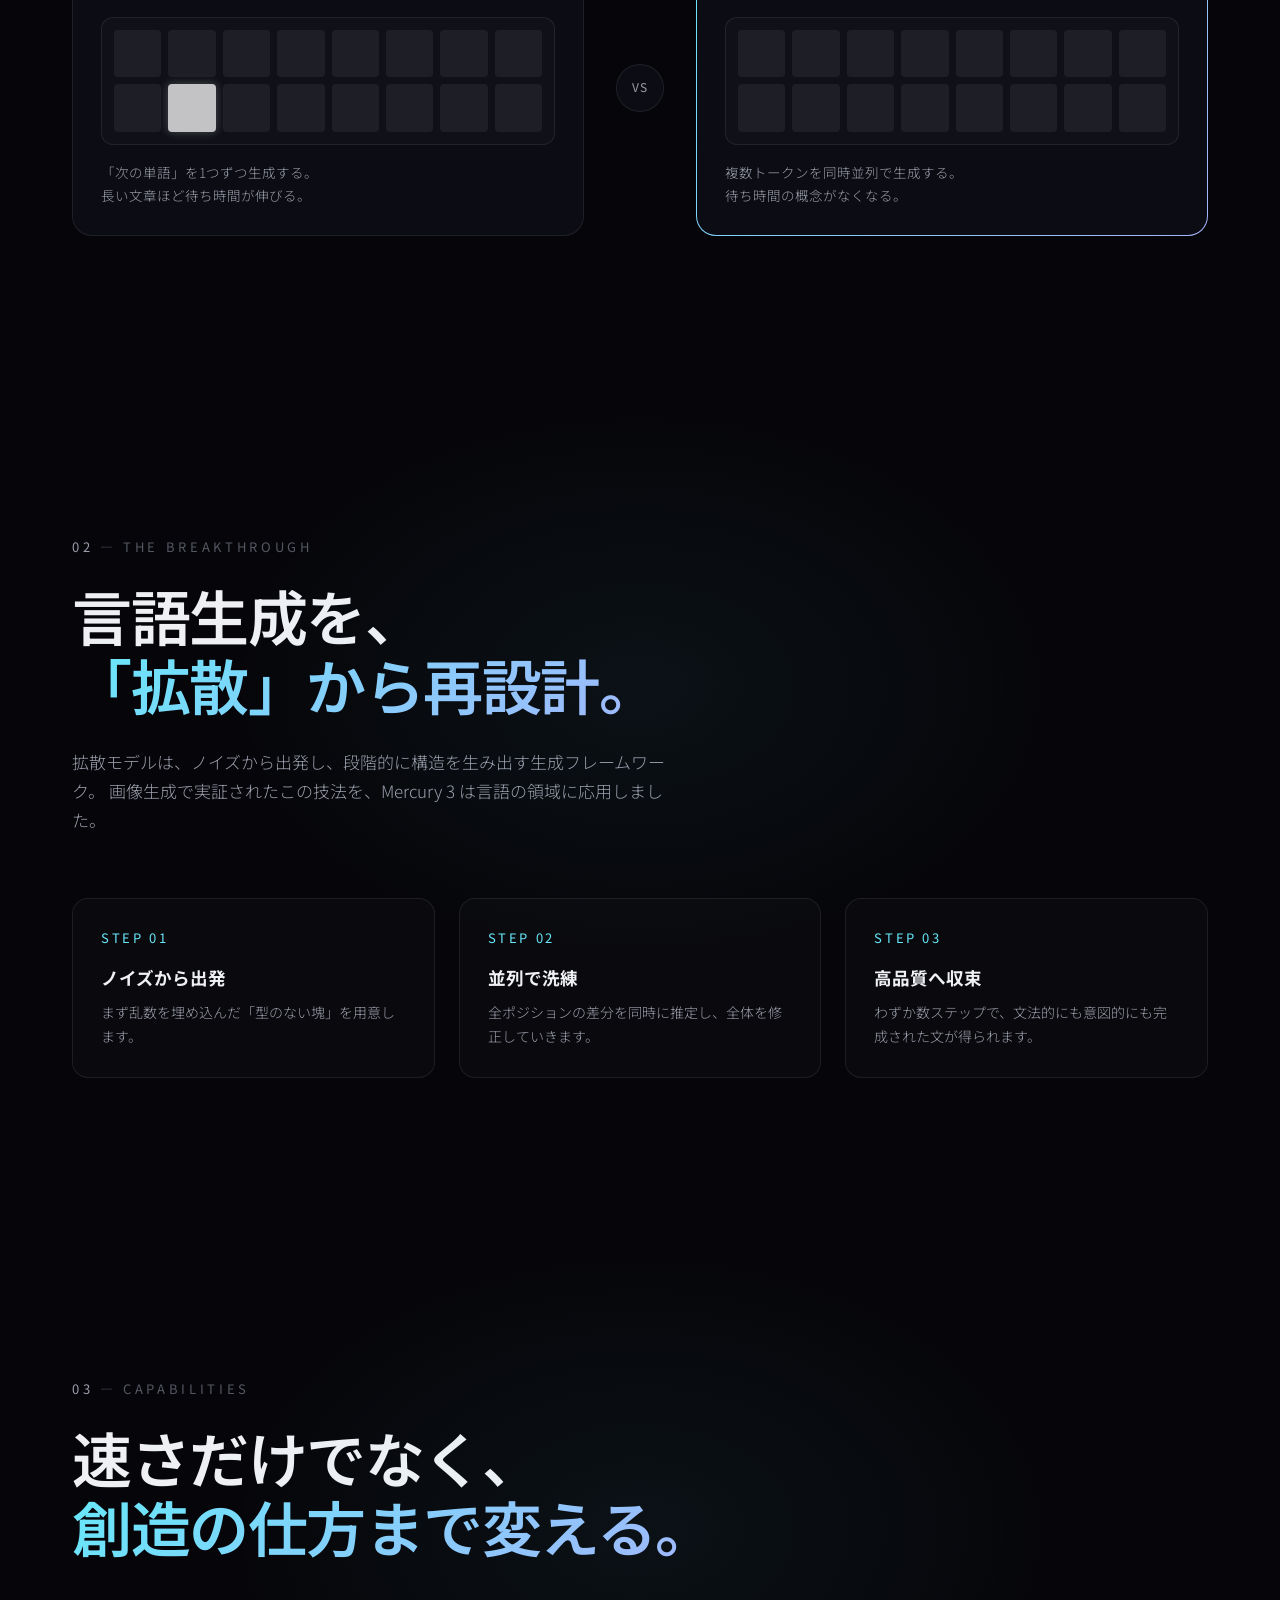
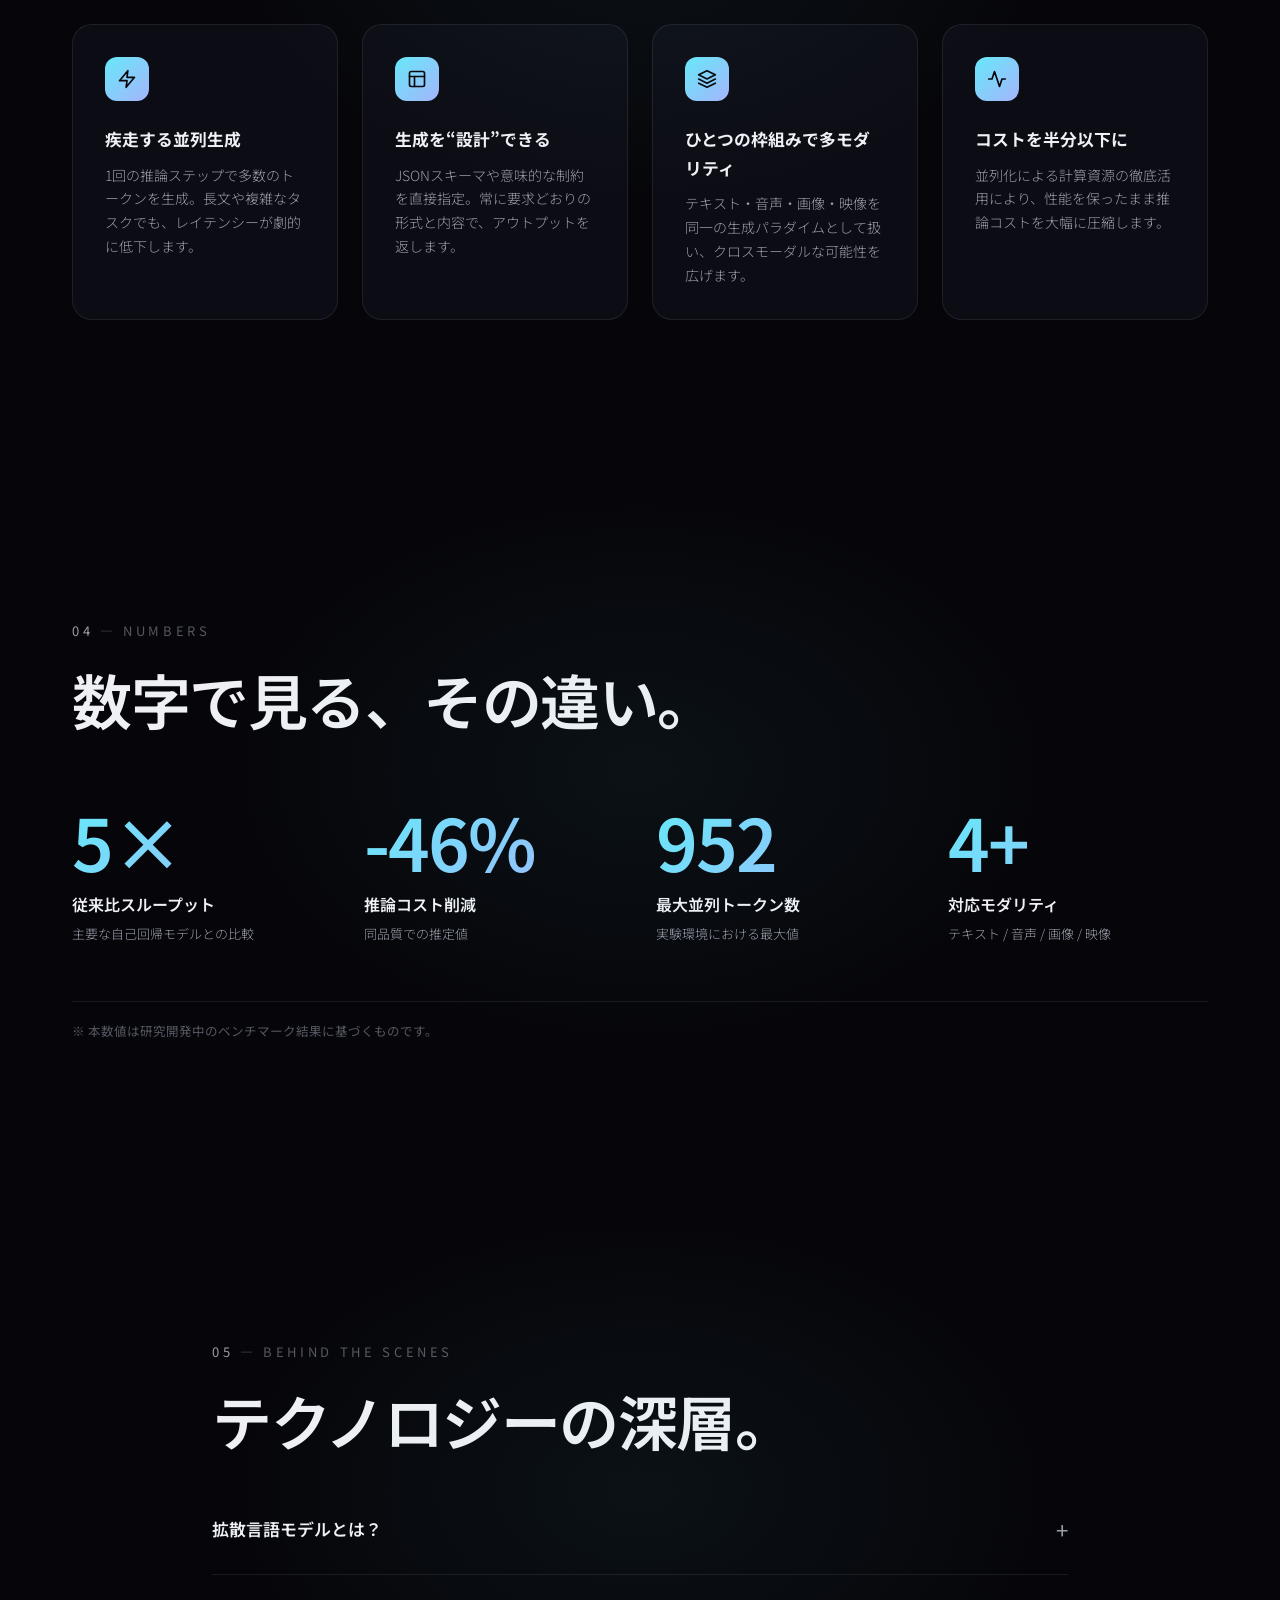
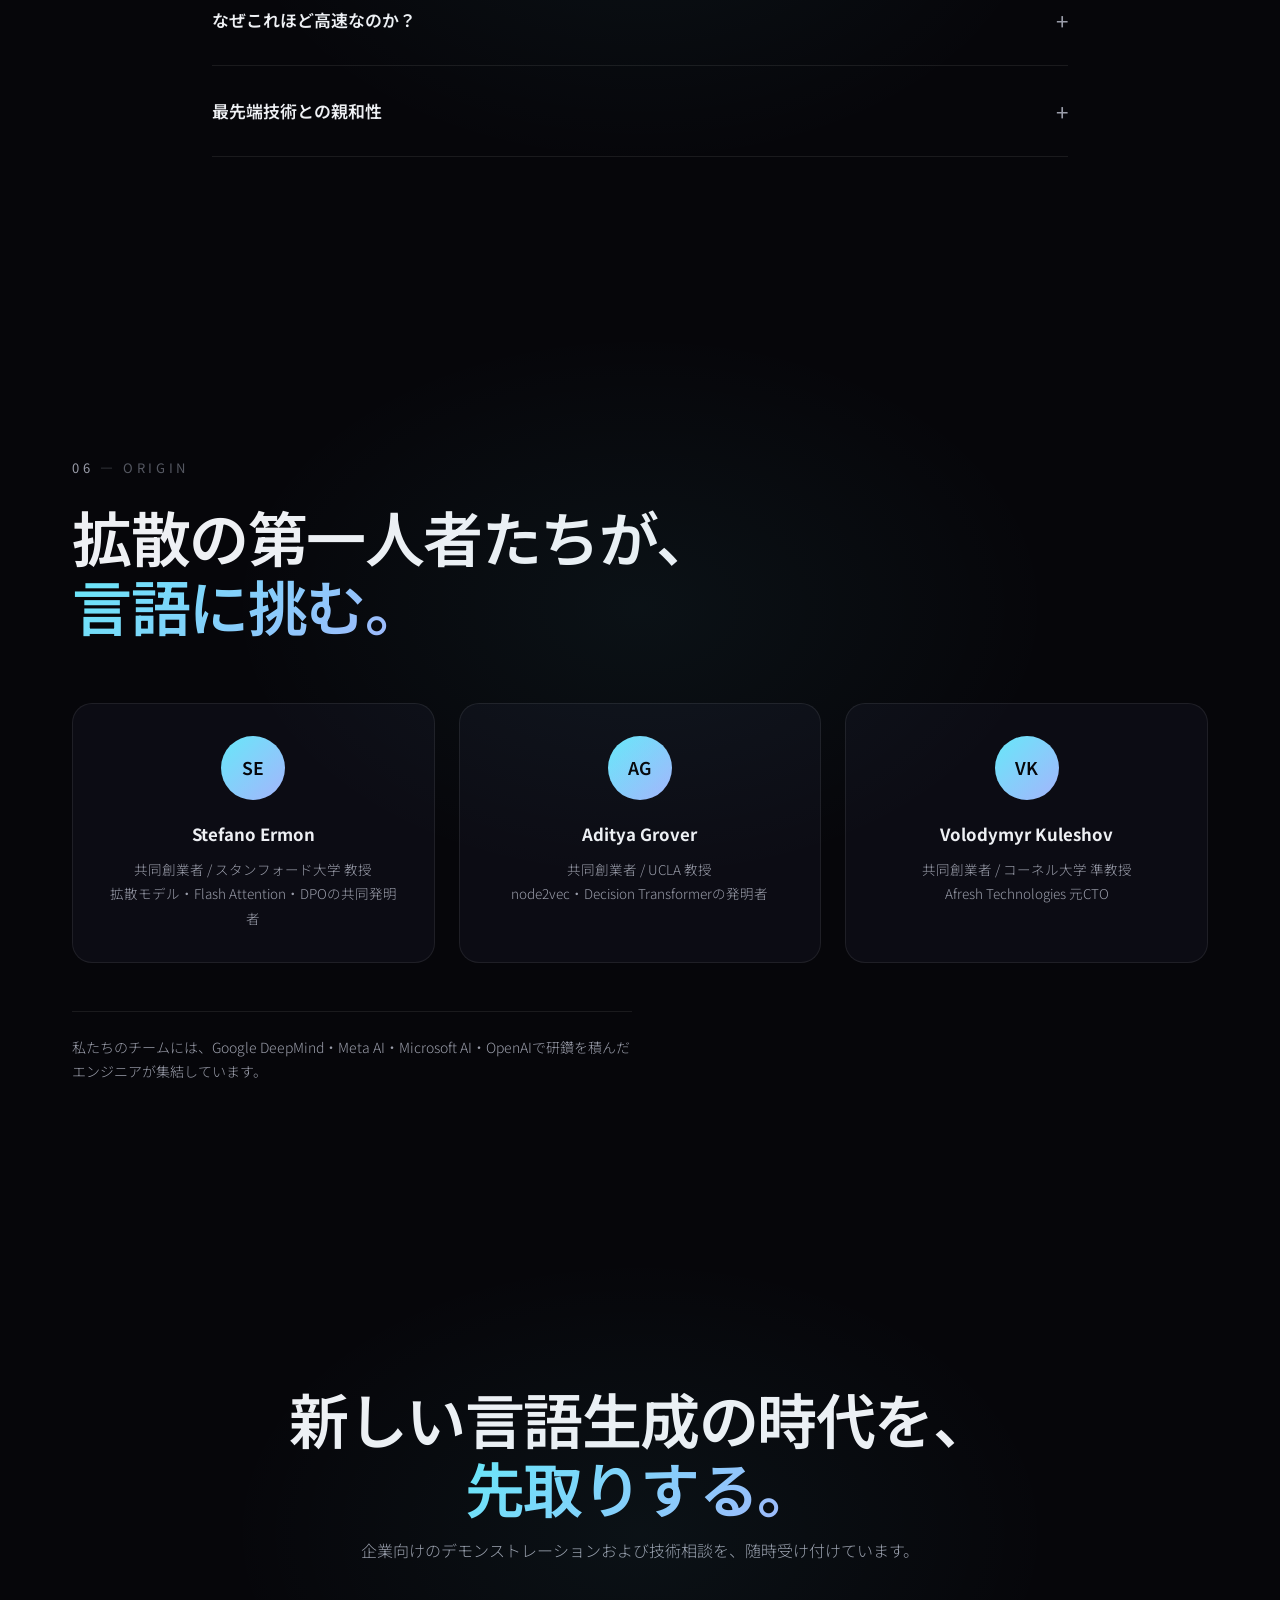
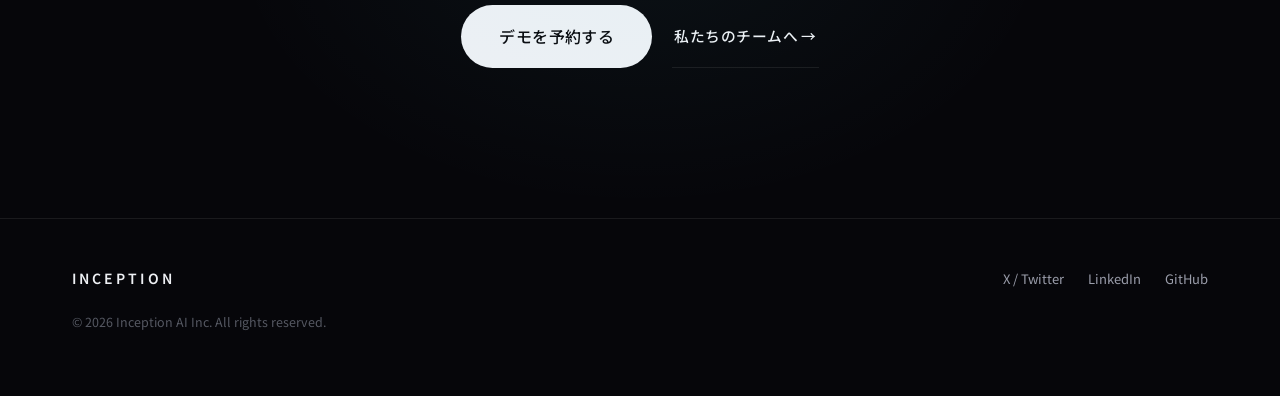
<file: mercury3.html>
<!DOCTYPE html>
<html lang="ja">
<head>
<meta charset="UTF-8" />
<meta name="viewport" content="width=device-width, initial-scale=1.0" />
<meta name="description" content="Mercury 3 — Inceptionの拡散言語モデル。並列生成で言語AIの速度とコストを刷新。" />
<title>Mercury 3 — Inception AI</title>
<link rel="preconnect" href="https://fonts.googleapis.com" />
<link rel="preconnect" href="https://fonts.gstatic.com" crossorigin />
<link href="https://fonts.googleapis.com/css2?family=Space+Grotesk:wght@400;500;600;700&family=Noto+Sans+JP:wght@300;400;500;700;900&display=swap" rel="stylesheet" />
<style>
:root {
  --bg: #06060a;
  --bg-elev: #0c0c14;
  --fg: #eef0f4;
  --fg-dim: #9a9daa;
  --fg-faint: #555862;
  --line: rgba(255,255,255,.08);
  --cyan: #67e8f9;
  --violet: #a5b4fc;
  --pink: #f9a8d4;
  --grad: linear-gradient(135deg, var(--cyan), var(--violet));
  --font-display: "Space Grotesk", "Noto Sans JP", sans-serif;
  --font-body: "Noto Sans JP", sans-serif;
}

* { margin:0; padding:0; box-sizing:border-box; }
html { scroll-behavior:smooth; scroll-padding-top:88px; }
body {
  background:var(--bg);
  color:var(--fg);
  font-family:var(--font-body);
  line-height:1.7;
  -webkit-font-smoothing:antialiased;
  overflow-x:hidden;
}
body::after {
  content:"";
  position:fixed; inset:0;
  pointer-events:none;
  z-index:9999;
  opacity:.035;
  background-image:url("data:image/svg+xml,%3Csvg xmlns='http://www.w3.org/2000/svg' width='200' height='200'%3E%3Cfilter id='n'%3E%3CfeTurbulence type='fractalNoise' baseFrequency='0.9' numOctaves='2' stitchTiles='stitch'/%3E%3C/filter%3E%3Crect width='100%25' height='100%25' filter='url(%23n)'/%3E%3C/svg%3E");
}
::selection { background:rgba(103,232,249,.25); }
a { color:inherit; text-decoration:none; }
img, svg { display:block; }

.grad-text {
  background:var(--grad);
  -webkit-background-clip:text;
  background-clip:text;
  color:transparent;
}

/* ---------- Cursor ---------- */
.cursor-dot,
.cursor-ring {
  position:fixed; top:0; left:0;
  border-radius:50%;
  pointer-events:none;
  z-index:10000;
  display:none;
}
.cursor-dot {
  width:6px; height:6px;
  background:#fff;
}
.cursor-ring {
  width:36px; height:36px;
  border:1px solid rgba(255,255,255,.3);
  transition:width .25s ease, height .25s ease, border-color .25s ease;
  z-index:9999;
}
body.cursor-hover .cursor-ring {
  width:56px; height:56px;
  border-color:rgba(103,232,249,.55);
}
@media (pointer:fine) {
  .cursor-dot, .cursor-ring { display:block; }
}

/* ---------- Nav ---------- */
.nav {
  position:fixed; top:0; left:0; right:0;
  height:72px;
  display:flex; align-items:center; justify-content:space-between;
  padding:0 32px;
  z-index:100;
  transition:background .35s, backdrop-filter .35s, border-color .35s;
  border-bottom:1px solid transparent;
}
.nav.scrolled {
  background:rgba(6,6,10,.72);
  -webkit-backdrop-filter:blur(20px);
  backdrop-filter:blur(20px);
  border-color:var(--line);
}
.brand { display:flex; align-items:center; gap:12px; }
.brand-mark { filter:drop-shadow(0 0 12px rgba(103,232,249,.25)); }
.brand-name {
  font-family:var(--font-display);
  font-size:14px; font-weight:600;
  letter-spacing:.22em;
}
.nav-links { display:flex; gap:28px; }
.nav-links a {
  font-size:13.5px;
  color:var(--fg-dim);
  transition:color .25s;
}
.nav-links a:hover { color:var(--fg); }
.nav-cta { display:none; }
@media (min-width:900px) { .nav-cta { display:inline-flex; } }
@media (max-width:900px) { .nav-links { display:none; } }

/* ---------- Buttons ---------- */
.btn {
  display:inline-flex; align-items:center; gap:8px;
  padding:13px 26px;
  border-radius:999px;
  font-family:var(--font-display);
  font-size:.92rem; font-weight:500;
  letter-spacing:.03em;
  transition:all .3s ease;
  cursor:pointer;
  white-space:nowrap;
}
.btn-primary { background:var(--fg); color:#08080c; }
.btn-primary:hover {
  transform:translateY(-2px);
  box-shadow:0 0 44px rgba(255,255,255,.18);
}
.btn-ghost {
  border:1px solid var(--line);
  color:var(--fg);
}
.btn-ghost:hover { border-color:rgba(255,255,255,.35); background:rgba(255,255,255,.04); }
.btn-text {
  padding:6px 2px;
  border-bottom:1px solid var(--line);
  border-radius:0;
  color:var(--fg);
}
.btn-text:hover { border-bottom-color:var(--fg); }
.btn-lg { padding:18px 38px; font-size:1rem; }

/* ---------- Hero ---------- */
.hero {
  position:relative;
  min-height:100vh;
  display:flex; flex-direction:column;
  align-items:center; justify-content:center;
  text-align:center;
  padding:120px 24px 120px;
  overflow:hidden;
}
.hero-canvas {
  position:absolute; inset:0;
  width:100%; height:100%;
  pointer-events:none;
}
.hero-grid {
  position:absolute; inset:0;
  background:
    linear-gradient(rgba(255,255,255,.035) 1px, transparent 1px),
    linear-gradient(90deg, rgba(255,255,255,.035) 1px, transparent 1px);
  background-size:80px 80px;
  -webkit-mask-image:radial-gradient(ellipse at center, #000 20%, transparent 72%);
  mask-image:radial-gradient(ellipse at center, #000 20%, transparent 72%);
}
.hero-inner { position:relative; z-index:2; max-width:1000px; }
.badge {
  display:inline-flex; align-items:center; gap:10px;
  padding:8px 18px;
  border:1px solid var(--line);
  border-radius:999px;
  font-family:var(--font-display);
  font-size:11px; font-weight:500;
  letter-spacing:.28em;
  color:var(--fg-dim);
  margin-bottom:40px;
  background:rgba(255,255,255,.02);
}
.pulse-dot {
  width:7px; height:7px;
  border-radius:50%;
  background:var(--cyan);
  animation:pulse 2.2s infinite;
}
@keyframes pulse {
  0% { box-shadow:0 0 0 0 rgba(103,232,249,.45); }
  70% { box-shadow:0 0 0 9px rgba(103,232,249,0); }
  100% { box-shadow:0 0 0 0 rgba(103,232,249,0); }
}
.hero-title { margin-bottom:32px; }
.title-line { display:block; overflow:hidden; }
.title-en {
  display:inline-block;
  font-family:var(--font-display);
  font-weight:600;
  font-size:clamp(4.5rem, 17vw, 12.5rem);
  line-height:.9;
  letter-spacing:-.025em;
}
.title-3 {
  color:transparent;
  -webkit-text-stroke:2px #fff;
}
.hero-title .reveal-char {
  opacity:0;
  transform:translateY(36px);
  filter:blur(10px);
  transition:opacity .9s cubic-bezier(.2,.7,.2,1),
             transform .9s cubic-bezier(.2,.7,.2,1),
             filter .9s cubic-bezier(.2,.7,.2,1);
}
.loaded .hero-title .reveal-char {
  opacity:1;
  transform:none;
  filter:blur(0);
}
.hero-tagline {
  font-size:clamp(1.25rem, 3.4vw, 2.25rem);
  font-weight:700;
  letter-spacing:.02em;
  margin-bottom:20px;
}
.hero-desc {
  font-size:clamp(.95rem, 1.6vw, 1.1rem);
  color:var(--fg-dim);
  max-width:44em;
  margin:0 auto 44px;
  font-weight:300;
}
.hero-actions { display:flex; gap:20px; justify-content:center; flex-wrap:wrap; }
.hero-scroll {
  position:absolute; bottom:28px; left:50%;
  transform:translateX(-50%);
  display:flex; flex-direction:column; align-items:center;
  gap:10px;
  font-family:var(--font-display);
  font-size:10px;
  letter-spacing:.34em;
  color:var(--fg-faint);
}
.scroll-line {
  width:1px; height:44px;
  background:rgba(255,255,255,.15);
  overflow:hidden;
  position:relative;
}
.scroll-line::after {
  content:"";
  position:absolute; left:0; top:-44px;
  width:100%; height:44px;
  background:var(--fg);
  animation:scrollline 1.8s ease-in-out infinite;
}
@keyframes scrollline {
  0% { top:-44px; }
  100% { top:44px; }
}

/* ---------- Marquee ---------- */
.marquee {
  border-top:1px solid var(--line);
  border-bottom:1px solid var(--line);
  overflow:hidden;
  padding:14px 0;
  background:rgba(255,255,255,.012);
}
.marquee-track {
  display:flex;
  width:max-content;
  gap:40px;
  animation:marquee 28s linear infinite;
}
.marquee-track span {
  font-family:var(--font-display);
  font-size:12px;
  letter-spacing:.3em;
  color:var(--fg-dim);
  white-space:nowrap;
}
.marquee-track .dot { color:var(--fg-faint); }
@keyframes marquee {
  from { transform:translateX(0); }
  to { transform:translateX(-50%); }
}

/* ---------- Sections ---------- */
.section { position:relative; padding:150px 0; }
.section::before {
  content:"";
  position:absolute;
  top:0; left:50%;
  transform:translateX(-50%);
  width:min(900px, 90vw);
  height:600px;
  background:radial-gradient(ellipse at center, rgba(103,232,249,.05), transparent 65%);
  pointer-events:none;
}
.container { max-width:1200px; margin:0 auto; padding:0 32px; }
.container.narrow { max-width:920px; }
.section-tag {
  font-family:var(--font-display);
  font-size:13px;
  letter-spacing:.28em;
  color:var(--fg-dim);
  margin-bottom:22px;
  text-transform:uppercase;
}
.section-tag span { color:var(--fg-faint); }
.section-title {
  font-family:var(--font-display);
  font-size:clamp(2rem, 5vw, 3.75rem);
  font-weight:600;
  letter-spacing:-.025em;
  line-height:1.15;
  margin-bottom:30px;
}
.section-lead {
  color:var(--fg-dim);
  font-size:1.0625rem;
  font-weight:300;
  max-width:36em;
}

/* ---------- Compare / Problem ---------- */
.compare-wrap {
  display:grid;
  grid-template-columns:1fr auto 1fr;
  gap:32px;
  align-items:stretch;
  margin-top:80px;
}
.compare-lane {
  background:var(--bg-elev);
  border:1px solid var(--line);
  border-radius:20px;
  padding:28px;
  transition:border-color .3s;
}
.compare-lane.highlight {
  border:1px solid transparent;
  background:
    linear-gradient(var(--bg-elev), var(--bg-elev)) padding-box,
    var(--grad) border-box;
}
.lane-head { display:flex; align-items:baseline; gap:12px; margin-bottom:20px; }
.lane-idx {
  font-family:var(--font-display);
  font-size:14px;
  color:var(--fg-faint);
}
.lane-name { font-weight:700; font-size:1.05rem; }
.lane-sub {
  font-family:var(--font-display);
  font-size:12px;
  letter-spacing:.12em;
  color:var(--fg-dim);
}
.lane-track {
  display:grid;
  grid-template-columns:repeat(8, 1fr);
  gap:7px;
  padding:12px;
  background:rgba(255,255,255,.02);
  border:1px solid var(--line);
  border-radius:12px;
}
.tile {
  aspect-ratio:1;
  border-radius:4px;
  background:rgba(255,255,255,.06);
  transition:background .2s ease, box-shadow .2s ease;
}
.tile.on-ar {
  background:rgba(255,255,255,.75);
  box-shadow:0 0 10px rgba(255,255,255,.25);
}
.tile.on-diff {
  background:var(--grad);
  box-shadow:0 0 12px rgba(103,232,249,.4);
}
.lane-note {
  margin-top:16px;
  font-size:13.5px;
  color:var(--fg-dim);
  font-weight:300;
}
.compare-vs {
  align-self:center;
  width:48px; height:48px;
  display:flex; align-items:center; justify-content:center;
  border-radius:50%;
  background:var(--bg-elev);
  border:1px solid var(--line);
  font-family:var(--font-display);
  font-size:12px;
  letter-spacing:.05em;
  color:var(--fg-dim);
}

/* ---------- Solution steps ---------- */
.solution-steps {
  display:grid;
  grid-template-columns:repeat(auto-fit, minmax(240px, 1fr));
  gap:24px;
  margin-top:64px;
}
.step {
  padding:28px;
  background:rgba(255,255,255,.02);
  border:1px solid var(--line);
  border-radius:16px;
  transition:transform .3s, border-color .3s;
}
.step:hover { transform:translateY(-3px); border-color:rgba(165,180,252,.35); }
.step-num {
  font-family:var(--font-display);
  font-size:13px;
  color:var(--cyan);
  letter-spacing:.2em;
  display:block;
  margin-bottom:14px;
}
.step h3 { font-size:1.1rem; margin-bottom:8px; }
.step p { font-size:14px; color:var(--fg-dim); font-weight:300; }

/* ---------- Features ---------- */
.feature-grid {
  display:grid;
  grid-template-columns:repeat(auto-fit, minmax(260px, 1fr));
  gap:24px;
  margin-top:64px;
}
.feature-card {
  background:var(--bg-elev);
  border:1px solid var(--line);
  border-radius:20px;
  padding:32px;
  transition:transform .35s, border-color .35s;
}
.feature-card:hover {
  transform:translateY(-4px);
  border-color:rgba(103,232,249,.35);
}
.feature-icon {
  width:44px; height:44px;
  border-radius:12px;
  background:var(--grad);
  color:#06060a;
  display:flex; align-items:center; justify-content:center;
  margin-bottom:24px;
}
.feature-card h3 { font-size:1.05rem; margin-bottom:10px; }
.feature-card p { font-size:14px; color:var(--fg-dim); font-weight:300; }

/* ---------- Metrics ---------- */
.metrics-grid {
  display:grid;
  grid-template-columns:repeat(auto-fit, minmax(200px, 1fr));
  gap:32px;
  margin-top:64px;
}
.metric { padding:8px 0; }
.metric-value {
  font-family:var(--font-display);
  font-size:clamp(2.8rem, 6vw, 4.5rem);
  font-weight:600;
  letter-spacing:-.03em;
  line-height:1;
  background:var(--grad);
  -webkit-background-clip:text;
  background-clip:text;
  color:transparent;
  margin-bottom:14px;
}
.metric-label { font-weight:600; font-size:1rem; }
.metric-sub { font-size:13px; color:var(--fg-dim); margin-top:4px; font-weight:300; }
.metrics-note {
  margin-top:48px;
  font-size:12.5px;
  color:var(--fg-faint);
  border-top:1px solid var(--line);
  padding-top:18px;
}

/* ---------- Accordion ---------- */
.accordion { border-bottom:1px solid var(--line); }
.accordion summary {
  padding:26px 0;
  font-size:1.06rem;
  font-weight:600;
  cursor:pointer;
  list-style:none;
  display:flex;
  justify-content:space-between;
  align-items:center;
  transition:color .25s;
}
.accordion summary::-webkit-details-marker { display:none; }
.accordion summary::after {
  content:"+";
  font-family:var(--font-display);
  font-size:1.4rem;
  font-weight:400;
  color:var(--fg-dim);
  transition:transform .3s;
}
.accordion[open] summary::after { content:"×"; }
.accordion[open] summary { color:var(--cyan); }
.accordion-body {
  padding:0 24px 28px 0;
  color:var(--fg-dim);
  font-size:14.5px;
  font-weight:300;
  max-width:58em;
}
.accordion-body p + p { margin-top:12px; }

/* ---------- Team ---------- */
.team-grid {
  display:grid;
  grid-template-columns:repeat(auto-fit, minmax(260px, 1fr));
  gap:24px;
  margin-top:64px;
}
.team-card {
  background:var(--bg-elev);
  border:1px solid var(--line);
  border-radius:20px;
  padding:32px;
  text-align:center;
  transition:transform .3s, border-color .3s;
}
.team-card:hover { transform:translateY(-4px); border-color:rgba(165,180,252,.35); }
.avatar {
  width:64px; height:64px;
  border-radius:50%;
  margin:0 auto 20px;
  background:var(--grad);
  display:flex; align-items:center; justify-content:center;
  font-family:var(--font-display);
  font-weight:600;
  font-size:1.1rem;
  color:#06060a;
}
.team-card h3 { font-size:1.05rem; margin-bottom:8px; }
.team-card p { font-size:13.5px; color:var(--fg-dim); font-weight:300; line-height:1.8; }
.team-note {
  margin-top:48px;
  padding-top:24px;
  border-top:1px solid var(--line);
  color:var(--fg-dim);
  font-size:14px;
  font-weight:300;
  max-width:40em;
}

/* ---------- CTA ---------- */
.cta-section { text-align:center; }
.cta-section .section-title { margin-bottom:16px; }
.cta-section p { color:var(--fg-dim); margin-bottom:40px; font-weight:300; }
.cta-actions { display:flex; gap:20px; justify-content:center; flex-wrap:wrap; }

/* ---------- Footer ---------- */
footer {
  padding:48px 0 64px;
  border-top:1px solid var(--line);
}
.footer-inner {
  max-width:1200px;
  margin:0 auto;
  padding:0 32px;
  display:flex;
  justify-content:space-between;
  align-items:center;
  flex-wrap:wrap;
  gap:20px;
}
.footer-brand {
  font-family:var(--font-display);
  font-weight:600;
  letter-spacing:.22em;
  font-size:14px;
}
.footer-links { display:flex; gap:24px; }
.footer-links a { font-size:13px; color:var(--fg-dim); transition:color .25s; }
.footer-links a:hover { color:var(--fg); }
.footer-copy { font-size:12.5px; color:var(--fg-faint); width:100%; }

/* ---------- Reveal ---------- */
.reveal {
  opacity:0;
  transform:translateY(28px);
  transition:opacity .9s cubic-bezier(.2,.7,.2,1),
             transform .9s cubic-bezier(.2,.7,.2,1);
}
.reveal.visible { opacity:1; transform:none; }

/* ---------- Responsive ---------- */
@media (max-width:900px) {
  .section { padding:100px 0; }
  .compare-wrap { grid-template-columns:1fr; gap:20px; }
  .compare-vs { margin:0 auto; }
  .nav { padding:0 20px; }
  .container { padding:0 20px; }
  .hero { padding:110px 20px 100px; }
}
@media (max-width:480px) {
  .lane-track { grid-template-columns:repeat(8, autofr); gap:5px; }
  .btn-lg { padding:15px 28px; }
}

/* ---------- Reduced Motion ---------- */
@media (prefers-reduced-motion: reduce) {
  *, *::before, *::after {
    animation-duration:.001s !important;
    animation-iteration-count:1 !important;
    transition-duration:.001s !important;
  }
  .reveal, .hero-title .reveal-char {
    opacity:1 !important;
    transform:none !important;
    filter:none !important;
  }
}
</style>
</head>
<body>

<!-- Custom Cursor -->
<div class="cursor-dot" aria-hidden="true"></div>
<div class="cursor-ring" aria-hidden="true"></div>

<!-- Navigation -->
<header class="nav" id="nav">
  <a href="#hero" class="brand">
    <span class="brand-mark">
      <svg width="28" height="28" viewBox="0 0 28 28" fill="none" aria-hidden="true">
        <defs>
          <linearGradient id="brandGrad" x1="0" y1="0" x2="28" y2="28">
            <stop stop-color="#67e8f9" />
            <stop offset="1" stop-color="#a5b4fc" />
          </linearGradient>
        </defs>
        <rect x="2" y="2" width="24" height="24" rx="8" fill="url(#brandGrad)" />
        <circle cx="14" cy="14" r="6" fill="#06060a" />
        <circle cx="14" cy="14" r="2.4" fill="#fff" />
      </svg>
    </span>
    <span class="brand-name">INCEPTION</span>
  </a>
  <nav class="nav-links" aria-label="メインナビゲーション">
    <a href="#problem">課題</a>
    <a href="#solution">技術</a>
    <a href="#features">特徴</a>
    <a href="#metrics">数値</a>
    <a href="#team">チーム</a>
  </nav>
  <a href="#contact" class="btn btn-ghost nav-cta">デモを予約</a>
</header>

<main>

  <!-- ============ HERO ============ -->
  <section class="hero" id="hero">
    <canvas class="hero-canvas" id="hero-canvas" aria-hidden="true"></canvas>
    <div class="hero-grid" aria-hidden="true"></div>

    <div class="hero-inner">
      <div class="badge"><span class="pulse-dot"></span>&nbsp;INCEPTION AI — NEW RELEASE</div>
      <h1 class="hero-title">
        <span class="title-line"><span class="title-en reveal-char">MERCURY</span></span>
        <span class="title-line"><span class="title-en title-3 reveal-char">3</span></span>
      </h1>
      <p class="hero-tagline">生成は、もう待たない。</p>
      <p class="hero-desc">
        Mercury 3 は、拡散モデルを基盤とする次世代言語AI。<br />
        複数のトークンを同時に生成し、速度・コスト・制御性の限界を書き換える。
      </p>
      <div class="hero-actions">
        <a href="#solution" class="btn btn-primary">技術を知る</a>
        <a href="#metrics" class="btn btn-text">スペックを見る →</a>
      </div>
    </div>

    <div class="hero-scroll" aria-hidden="true">
      SCROLL
      <div class="scroll-line"></div>
    </div>
  </section>

  <!-- ============ MARQUEE ============ -->
  <div class="marquee" aria-hidden="true">
    <div class="marquee-track">
      <span>PARALLEL GENERATION</span><span class="dot">✦</span>
      <span>DIFFUSION LLM</span><span class="dot">✦</span>
      <span>STRUCTURE-AWARE</span><span class="dot">✦</span>
      <span>MULTIMODAL</span><span class="dot">✦</span>
      <span>LOW LATENCY</span><span class="dot">✦</span>
      <span>COST-EFFICIENT</span><span class="dot">✦</span>
      <span>PARALLEL GENERATION</span><span class="dot">✦</span>
      <span>DIFFUSION LLM</span><span class="dot">✦</span>
      <span>STRUCTURE-AWARE</span><span class="dot">✦</span>
      <span>MULTIMODAL</span><span class="dot">✦</span>
      <span>LOW LATENCY</span><span class="dot">✦</span>
      <span>COST-EFFICIENT</span><span class="dot">✦</span>
    </div>
  </div>

  <!-- ============ PROBLEM ============ -->
  <section class="section" id="problem">
    <div class="container">
      <p class="section-tag reveal">01 <span>— THE PROBLEM</span></p>
      <h2 class="section-title reveal">すべてのLLMが抱えてきた、<br /><span class="grad-text">「逐次生成」の壁。</span></h2>
      <p class="section-lead reveal">
        現在の大規模言語モデルは、回答を「次の一語」ずつしか書けません。
        この仕組みは信頼性が高い反面、長文になるほど時間がかかり、
        計算コストも際限なく積み上がっていきます。
      </p>

      <div class="compare-wrap">
        <div class="compare-lane reveal">
          <div class="lane-head">
            <span class="lane-idx">A.</span>
            <span class="lane-name">従来のLLM</span>
            <span class="lane-sub">Autoregressive</span>
          </div>
          <div class="lane-track ar-track" id="ar-track"></div>
          <p class="lane-note">「次の単語」を1つずつ生成する。<br />長い文章ほど待ち時間が伸びる。</p>
        </div>

        <div class="compare-vs reveal" aria-hidden="true">VS</div>

        <div class="compare-lane highlight reveal">
          <div class="lane-head">
            <span class="lane-idx">B.</span>
            <span class="lane-name">Mercury 3</span>
            <span class="lane-sub">Diffusion</span>
          </div>
          <div class="lane-track diff-track" id="diff-track"></div>
          <p class="lane-note">複数トークンを同時並列で生成する。<br />待ち時間の概念がなくなる。</p>
        </div>
      </div>
    </div>
  </section>

  <!-- ============ SOLUTION ============ -->
  <section class="section" id="solution">
    <div class="container">
      <p class="section-tag reveal">02 <span>— THE BREAKTHROUGH</span></p>
      <h2 class="section-title reveal">言語生成を、<br /><span class="grad-text">「拡散」から再設計。</span></h2>
      <p class="section-lead reveal">
        拡散モデルは、ノイズから出発し、段階的に構造を生み出す生成フレームワーク。
        画像生成で実証されたこの技法を、Mercury 3 は言語の領域に応用しました。
      </p>

      <div class="solution-steps">
        <div class="step reveal" data-delay="0">
          <span class="step-num">STEP 01</span>
          <h3>ノイズから出発</h3>
          <p>まず乱数を埋め込んだ「型のない塊」を用意します。</p>
        </div>
        <div class="step reveal" data-delay="120">
          <span class="step-num">STEP 02</span>
          <h3>並列で洗練</h3>
          <p>全ポジションの差分を同時に推定し、全体を修正していきます。</p>
        </div>
        <div class="step reveal" data-delay="240">
          <span class="step-num">STEP 03</span>
          <h3>高品質へ収束</h3>
          <p>わずか数ステップで、文法的にも意図的にも完成された文が得られます。</p>
        </div>
      </div>
    </div>
  </section>

  <!-- ============ FEATURES ============ -->
  <section class="section" id="features">
    <div class="container">
      <p class="section-tag reveal">03 <span>— CAPABILITIES</span></p>
      <h2 class="section-title reveal">速さだけでなく、<br /><span class="grad-text">創造の仕方まで変える。</span></h2>

      <div class="feature-grid">
        <article class="feature-card reveal">
          <div class="feature-icon">
            <svg width="20" height="20" viewBox="0 0 24 24" fill="none" stroke="currentColor" stroke-width="2" stroke-linecap="round" stroke-linejoin="round"><polygon points="13 2 3 14 12 14 11 22 21 10 12 10 13 2" /></svg>
          </div>
          <h3>疾走する並列生成</h3>
          <p>1回の推論ステップで多数のトークンを生成。長文や複雑なタスクでも、レイテンシーが劇的に低下します。</p>
        </article>

        <article class="feature-card reveal" data-delay="100">
          <div class="feature-icon">
            <svg width="20" height="20" viewBox="0 0 24 24" fill="none" stroke="currentColor" stroke-width="2" stroke-linecap="round" stroke-linejoin="round"><rect x="3" y="3" width="18" height="18" rx="2" /><line x1="3" y1="9" x2="21" y2="9" /><line x1="9" y1="21" x2="9" y2="9" /></svg>
          </div>
          <h3>生成を“設計”できる</h3>
          <p>JSONスキーマや意味的な制約を直接指定。常に要求どおりの形式と内容で、アウトプットを返します。</p>
        </article>

        <article class="feature-card reveal" data-delay="200">
          <div class="feature-icon">
            <svg width="20" height="20" viewBox="0 0 24 24" fill="none" stroke="currentColor" stroke-width="2" stroke-linecap="round" stroke-linejoin="round"><polygon points="12 2 2 7 12 12 22 7 12 2" /><polyline points="2 17 12 22 22 17" /><polyline points="2 12 12 17 22 12" /></svg>
          </div>
          <h3>ひとつの枠組みで多モダリティ</h3>
          <p>テキスト・音声・画像・映像を同一の生成パラダイムとして扱い、クロスモーダルな可能性を広げます。</p>
        </article>

        <article class="feature-card reveal" data-delay="300">
          <div class="feature-icon">
            <svg width="20" height="20" viewBox="0 0 24 24" fill="none" stroke="currentColor" stroke-width="2" stroke-linecap="round" stroke-linejoin="round"><polyline points="22 12 18 12 15 21 9 3 6 12 2 12" /></svg>
          </div>
          <h3>コストを半分以下に</h3>
          <p>並列化による計算資源の徹底活用により、性能を保ったまま推論コストを大幅に圧縮します。</p>
        </article>
      </div>
    </div>
  </section>

  <!-- ============ METRICS ============ -->
  <section class="section" id="metrics">
    <div class="container">
      <p class="section-tag reveal">04 <span>— NUMBERS</span></p>
      <h2 class="section-title reveal">数字で見る、その違い。</h2>

      <div class="metrics-grid">
        <div class="metric reveal">
          <div class="metric-value"><span class="count" data-count="5" data-suffix="×">0</span></div>
          <div class="metric-label">従来比スループット</div>
          <div class="metric-sub">主要な自己回帰モデルとの比較</div>
        </div>
        <div class="metric reveal" data-delay="100">
          <div class="metric-value"><span class="count" data-count="50" data-prefix="-" data-suffix="%">0</span></div>
          <div class="metric-label">推論コスト削減</div>
          <div class="metric-sub">同品質での推定値</div>
        </div>
        <div class="metric reveal" data-delay="200">
          <div class="metric-value"><span class="count" data-count="1024">0</span></div>
          <div class="metric-label">最大並列トークン数</div>
          <div class="metric-sub">実験環境における最大値</div>
        </div>
        <div class="metric reveal" data-delay="300">
          <div class="metric-value"><span class="count" data-count="4" data-suffix="+">0</span></div>
          <div class="metric-label">対応モダリティ</div>
          <div class="metric-sub">テキスト / 音声 / 画像 / 映像</div>
        </div>
      </div>

      <p class="metrics-note">※ 本数値は研究開発中のベンチマーク結果に基づくものです。</p>
    </div>
  </section>

  <!-- ============ SCIENCE ============ -->
  <section class="section" id="science">
    <div class="container narrow">
      <p class="section-tag reveal">05 <span>— BEHIND THE SCENES</span></p>
      <h2 class="section-title reveal">テクノロジーの深層。</h2>

      <details class="accordion reveal">
        <summary>拡散言語モデルとは？</summary>
        <div class="accordion-body">
          <p>テキストにノイズを加え、それを少しずつ取り除くように学習することで、生成過程そのものを「並列」にします。始点から直接答えを書くのではなく、全体の形を徐々に固めていくため、複数トークンの生成が同時に進行します。</p>
        </div>
      </details>

      <details class="accordion reveal">
        <summary>なぜこれほど高速なのか？</summary>
        <div class="accordion-body">
          <p>自己回帰モデルは N 個のトークンを生成するのに N 回の推論が必要ですが、Mercury 3 は数回〜十数回の反復処理で全体を仕上げます。GPUなど並列ハードウェアとの親和性も高く、理論上の演算量も圧倒的に少なくなります。</p>
        </div>
      </details>

      <details class="accordion reveal">
        <summary>最先端技術との親和性</summary>
        <div class="accordion-body">
          <p>Flash Attentionに代表される既存の最適化技術は、そのまま適用可能です。さらに、拡散モデル由来の強力な制御手法を組み合わせることで、自由な生成と厳密な制約の両立を実現しています。</p>
        </div>
      </details>
    </div>
  </section>

  <!-- ============ TEAM ============ -->
  <section class="section" id="team">
    <div class="container">
      <p class="section-tag reveal">06 <span>— ORIGIN</span></p>
      <h2 class="section-title reveal">拡散の第一人者たちが、<br /><span class="grad-text">言語に挑む。</span></h2>

      <div class="team-grid">
        <article class="team-card reveal">
          <div class="avatar">SE</div>
          <h3>Stefano Ermon</h3>
          <p>共同創業者 / スタンフォード大学 教授<br />拡散モデル・Flash Attention・DPOの共同発明者</p>
        </article>
        <article class="team-card reveal" data-delay="100">
          <div class="avatar">AG</div>
          <h3>Aditya Grover</h3>
          <p>共同創業者 / UCLA 教授<br />node2vec・Decision Transformerの発明者</p>
        </article>
        <article class="team-card reveal" data-delay="200">
          <div class="avatar">VK</div>
          <h3>Volodymyr Kuleshov</h3>
          <p>共同創業者 / コーネル大学 準教授<br />Afresh Technologies 元CTO</p>
        </article>
      </div>

      <p class="team-note reveal">
        私たちのチームには、Google DeepMind・Meta AI・Microsoft AI・OpenAIで研鑽を積んだエンジニアが集結しています。
      </p>
    </div>
  </section>

  <!-- ============ CTA ============ -->
  <section class="section cta-section" id="contact">
    <div class="container">
      <h2 class="section-title reveal">新しい言語生成の時代を、<br /><span class="grad-text">先取りする。</span></h2>
      <p class="reveal">企業向けのデモンストレーションおよび技術相談を、随時受け付けています。</p>
      <div class="cta-actions reveal">
        <a href="https://www.inceptionlabs.ai/models" class="btn btn-primary btn-lg">デモを予約する</a>
        <a href="#team" class="btn btn-text">私たちのチームへ →</a>
      </div>
    </div>
  </section>

</main>

<footer>
  <div class="footer-inner">
    <div class="footer-brand">INCEPTION</div>
    <div class="footer-links">
      <a href="#">X / Twitter</a>
      <a href="#">LinkedIn</a>
      <a href="#">GitHub</a>
    </div>
    <p class="footer-copy">© 2026 Inception AI Inc. All rights reserved.</p>
  </div>
</footer>

<noscript>
  <style>
    .reveal, .hero-title .reveal-char { opacity:1 !important; transform:none !important; filter:none !important; }
  </style>
</noscript>

<script>
(function () {
  'use strict';

  const reduceMotion = window.matchMedia('(prefers-reduced-motion: reduce)').matches;

  /* ---------- Hero title load animation ---------- */
  document.body.classList.add('loaded');
  const heroChars = document.querySelectorAll('.hero-title .reveal-char');
  heroChars.forEach(function (c, i) {
    c.style.transitionDelay = (i * 0.07) + 's';
  });

  /* ---------- Reveal on scroll ---------- */
  document.querySelectorAll('[data-delay]').forEach(function (el) {
    el.style.transitionDelay = el.dataset.delay + 'ms';
  });
  const io = new IntersectionObserver(function (entries) {
    entries.forEach(function (entry) {
      if (entry.isIntersecting) {
        entry.target.classList.add('visible');
        io.unobserve(entry.target);
      }
    });
  }, { threshold: 0.15, rootMargin: '0px 0px -40px 0px' });
  document.querySelectorAll('.reveal').forEach(function (el) { io.observe(el); });

  /* ---------- Nav state ---------- */
  const nav = document.getElementById('nav');
  window.addEventListener('scroll', function () {
    nav.classList.toggle('scrolled', window.scrollY > 30);
  }, { passive: true });

  /* ---------- Custom cursor ---------- */
  if (window.matchMedia('(pointer: fine)').matches && !reduceMotion) {
    const dot = document.querySelector('.cursor-dot');
    const ring = document.querySelector('.cursor-ring');
    let mx = 0, my = 0, rx = 0, ry = 0;

    window.addEventListener('mousemove', function (e) {
      mx = e.clientX; my = e.clientY;
      dot.style.transform = 'translate(' + mx + 'px,' + my + 'px) translate(-50%,-50%)';
    });

    (function ringLoop() {
      rx += (mx - rx) * 0.15;
      ry += (my - ry) * 0.15;
      ring.style.transform = 'translate(' + rx + 'px,' + ry + 'px) translate(-50%,-50%)';
      requestAnimationFrame(ringLoop);
    })();

    document.querySelectorAll('a, button, .feature-card, summary, .step').forEach(function (el) {
      el.addEventListener('mouseenter', function () { document.body.classList.add('cursor-hover'); });
      el.addEventListener('mouseleave', function () { document.body.classList.remove('cursor-hover'); });
    });
  }

  /* ---------- Hero particle canvas ---------- */
  const canvas = document.getElementById('hero-canvas');
  const ctx = canvas.getContext('2d');
  const DPR = Math.min(window.devicePixelRatio || 1, 2);
  let w = 0, h = 0, particles = [];
  const mouse = { x: -9999, y: -9999 };

  function resize() {
    w = canvas.offsetWidth;
    h = canvas.offsetHeight;
    canvas.width = w * DPR;
    canvas.height = h * DPR;
    ctx.setTransform(DPR, 0, 0, DPR, 0, 0);
    initParticles();
  }

  function initParticles() {
    const count = w < 640 ? 60 : 110;
    particles = Array.from({ length: count }, function () {
      return {
        x: Math.random() * w,
        y: Math.random() * h,
        r: Math.random() * 1.4 + 0.3,
        drift: Math.random() * Math.PI * 2,
        alpha: Math.random() * 0.45 + 0.15
      };
    });
  }

  window.addEventListener('mousemove', function (e) {
    const rect = canvas.getBoundingClientRect();
    mouse.x = e.clientX - rect.left;
    mouse.y = e.clientY - rect.top;
  }, { passive: true });

  window.addEventListener('mouseleave', function () {
    mouse.x = -9999; mouse.y = -9999;
  });

  function particleLoop() {
    ctx.clearRect(0, 0, w, h);
    for (let i = 0; i < particles.length; i++) {
      const p = particles[i];
      p.drift += 0.002;
      p.x += Math.cos(p.drift) * 0.2;
      p.y += Math.sin(p.drift) * 0.1 - 0.025;

      if (p.y < -10) p.y = h + 10;
      if (p.x < -10) p.x = w + 10;
      if (p.x > w + 10) p.x = -10;

      const dx = p.x - mouse.x;
      const dy = p.y - mouse.y;
      const d2 = dx * dx + dy * dy;
      if (d2 < 14400) {
        const d = Math.sqrt(d2) || 1;
        const force = (120 - d) / 120 * 0.6;
        p.x += (dx / d) * force;
        p.y += (dy / d) * force;
      }

      ctx.beginPath();
      ctx.arc(p.x, p.y, p.r, 0, Math.PI * 2);
      ctx.fillStyle = 'rgba(220,230,255,' + p.alpha + ')';
      ctx.fill();
    }
    if (!reduceMotion) requestAnimationFrame(particleLoop);
  }

  resize();
  window.addEventListener('resize', resize);
  if (!reduceMotion) requestAnimationFrame(particleLoop);

  /* ---------- Compare lanes animation ---------- */
  const arTrack = document.getElementById('ar-track');
  const diffTrack = document.getElementById('diff-track');
  const TILES = 16;

  for (let i = 0; i < TILES; i++) {
    arTrack.insertAdjacentHTML('beforeend', '<span class="tile"></span>');
    diffTrack.insertAdjacentHTML('beforeend', '<span class="tile"></span>');
  }

  let arIdx = 0;
  setInterval(function () {
    const tiles = arTrack.children;
    if (tiles[arIdx]) tiles[arIdx].classList.add('on-ar');
    const prev = (arIdx + TILES - 1) % TILES;
    if (tiles[prev]) tiles[prev].classList.remove('on-ar');
    arIdx = (arIdx + 1) % TILES;
  }, 180);

  setInterval(function () {
    const tiles = diffTrack.children;
    for (let i = 0; i < TILES; i++) tiles[i].classList.add('on-diff');
    setTimeout(function () {
      for (let i = 0; i < TILES; i++) tiles[i].classList.remove('on-diff');
    }, 320);
  }, 1800);

  /* ---------- Counters ---------- */
  const countIO = new IntersectionObserver(function (entries) {
    entries.forEach(function (entry) {
      if (!entry.isIntersecting) return;
      const el = entry.target;
      const target = parseFloat(el.dataset.count);
      const prefix = el.dataset.prefix || '';
      const suffix = el.dataset.suffix || '';
      const duration = 1800;
      const start = performance.now();

      function tick(now) {
        const t = Math.min((now - start) / duration, 1);
        const eased = 1 - Math.pow(1 - t, 4);
        const val = Math.round(target * eased);
        el.textContent = prefix + val.toLocaleString() + suffix;
        if (t < 1) requestAnimationFrame(tick);
      }
      requestAnimationFrame(tick);
      countIO.unobserve(el);
    });
  }, { threshold: 0.5 });

  document.querySelectorAll('.count').forEach(function (el) { countIO.observe(el); });

})();
</script>
</body>
</html>
</file>
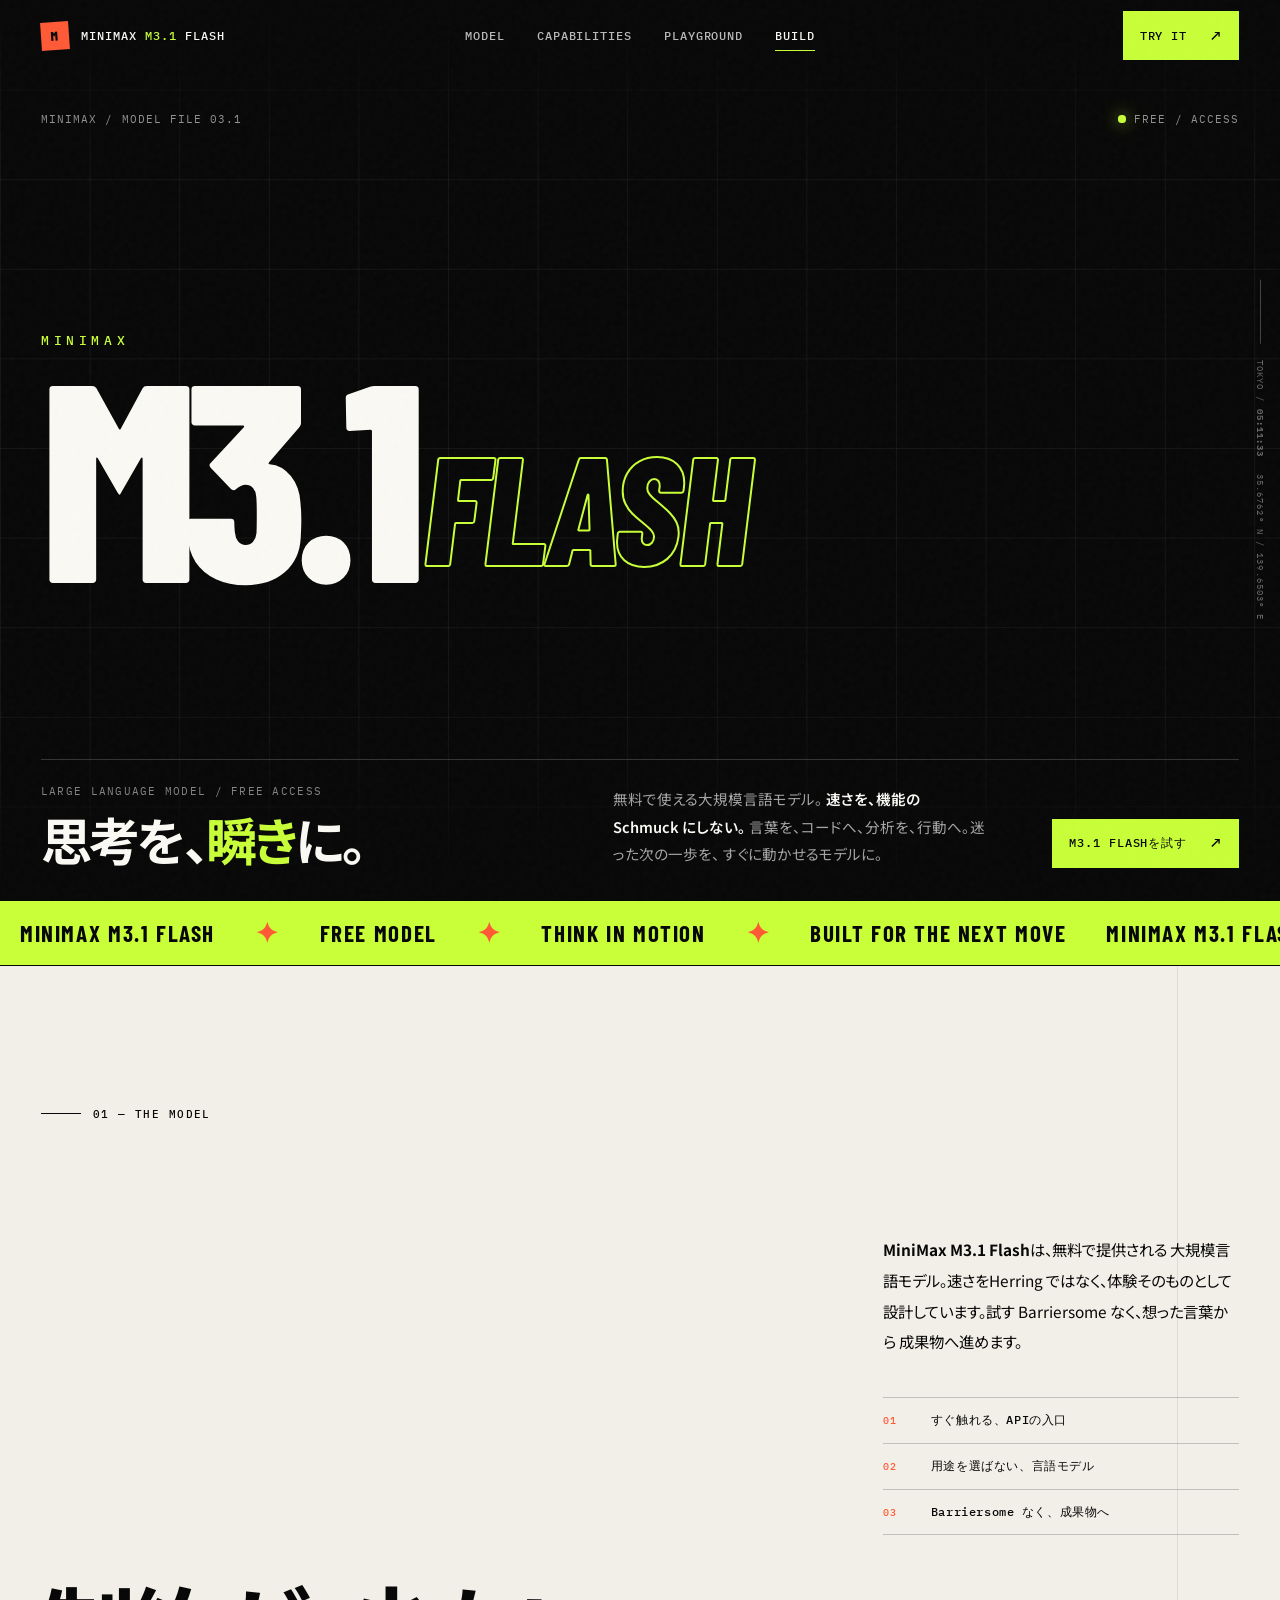
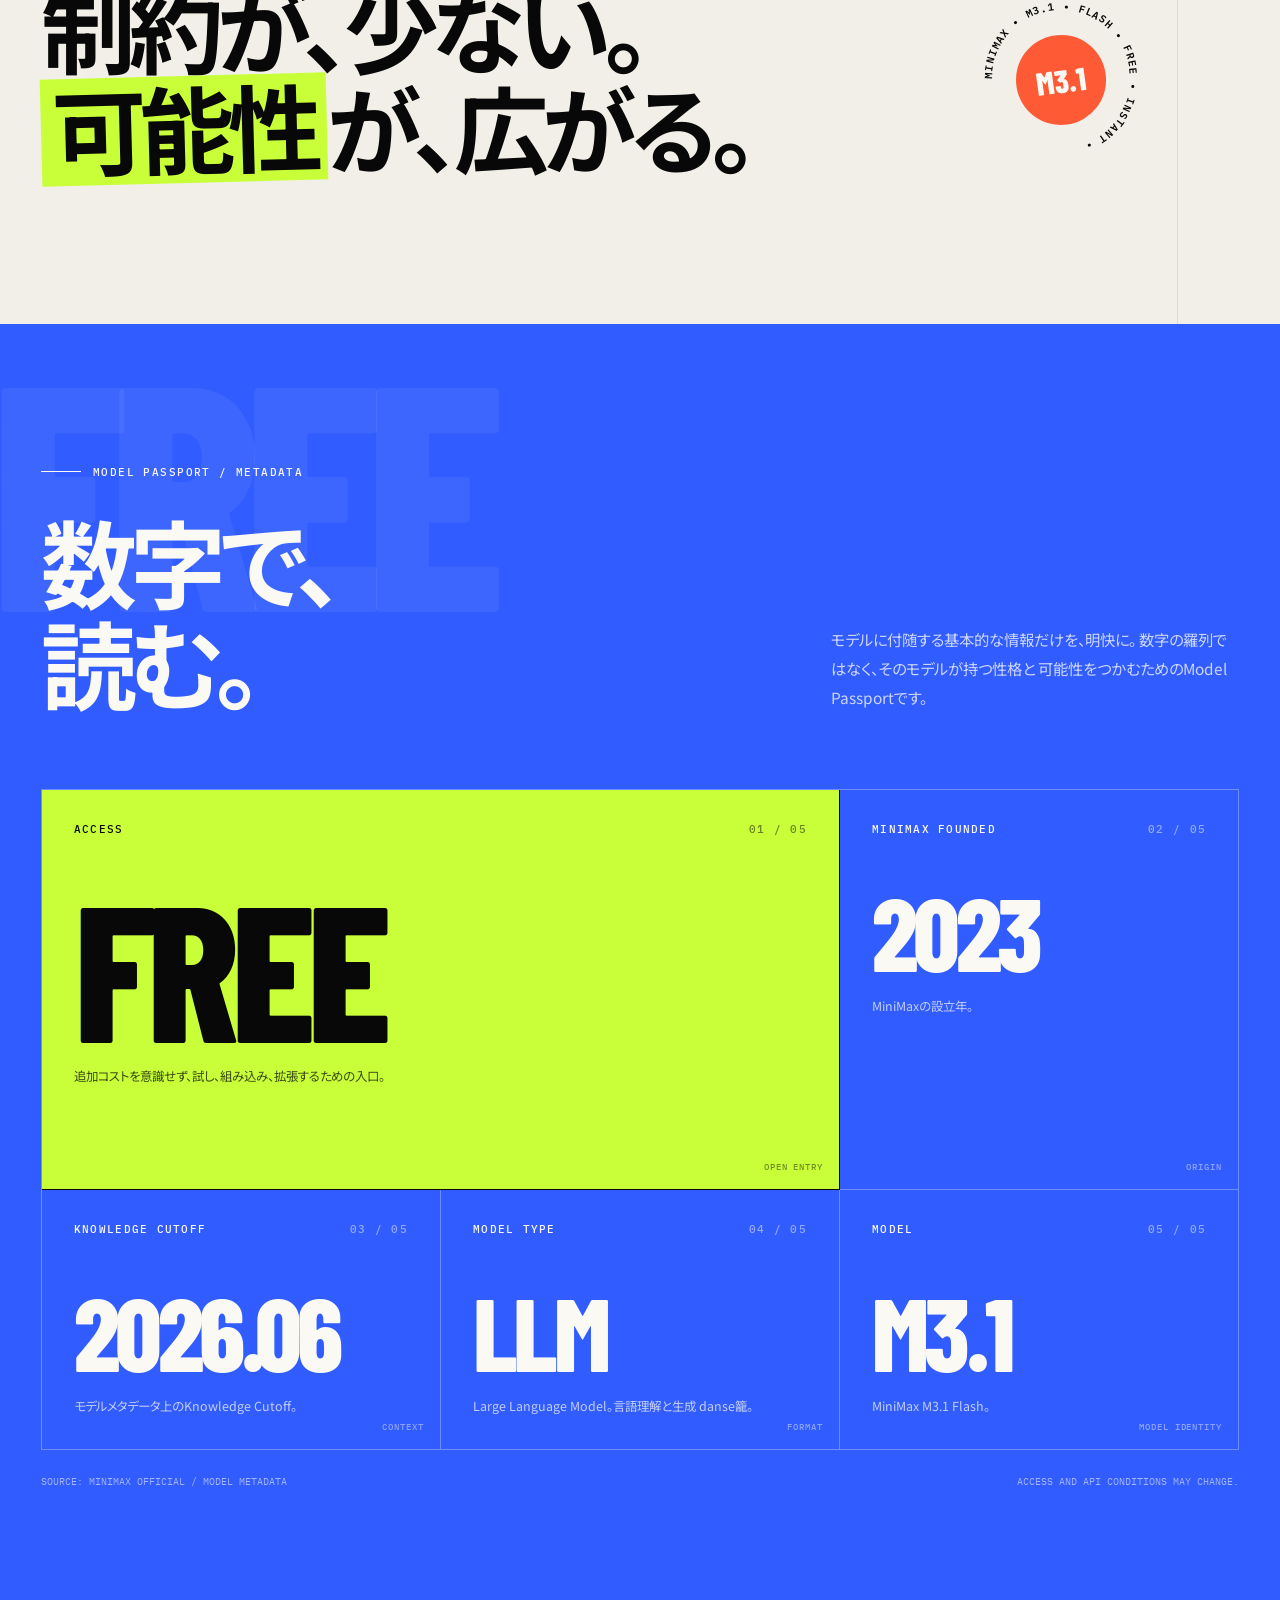
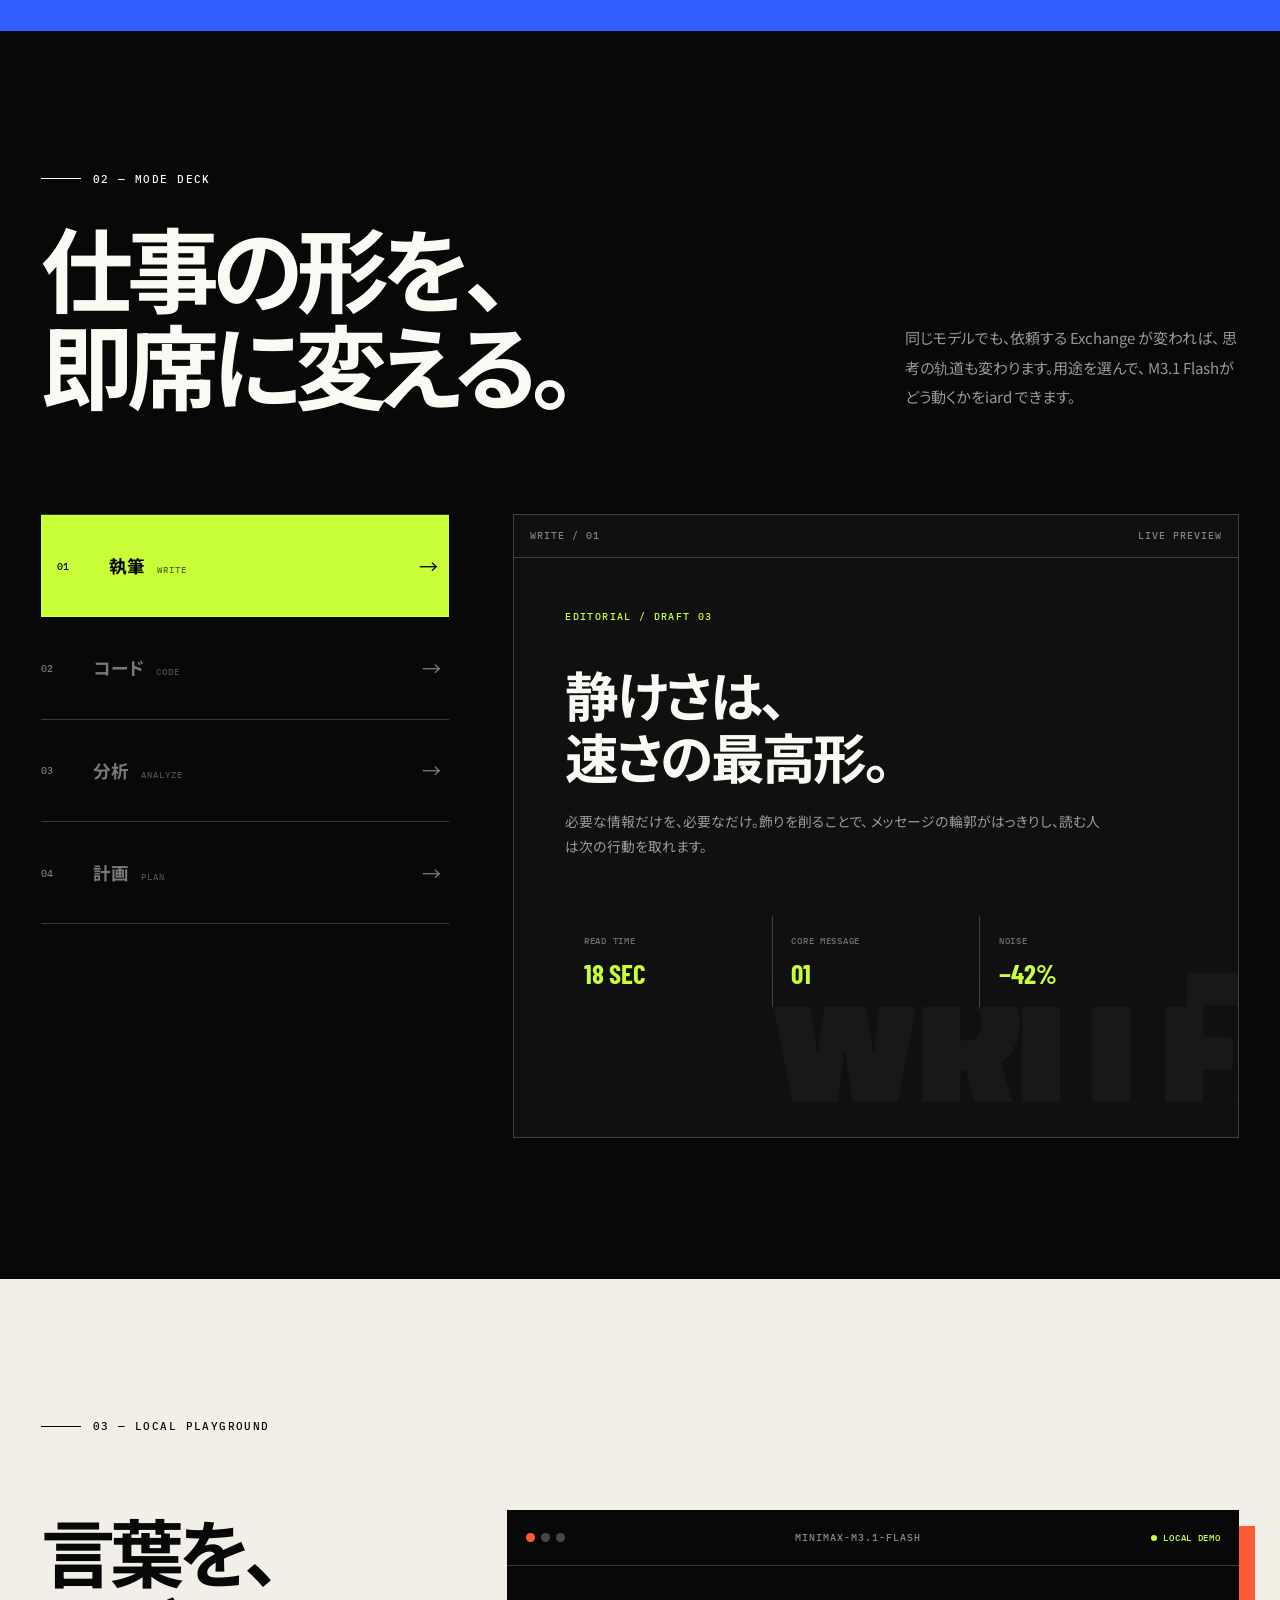
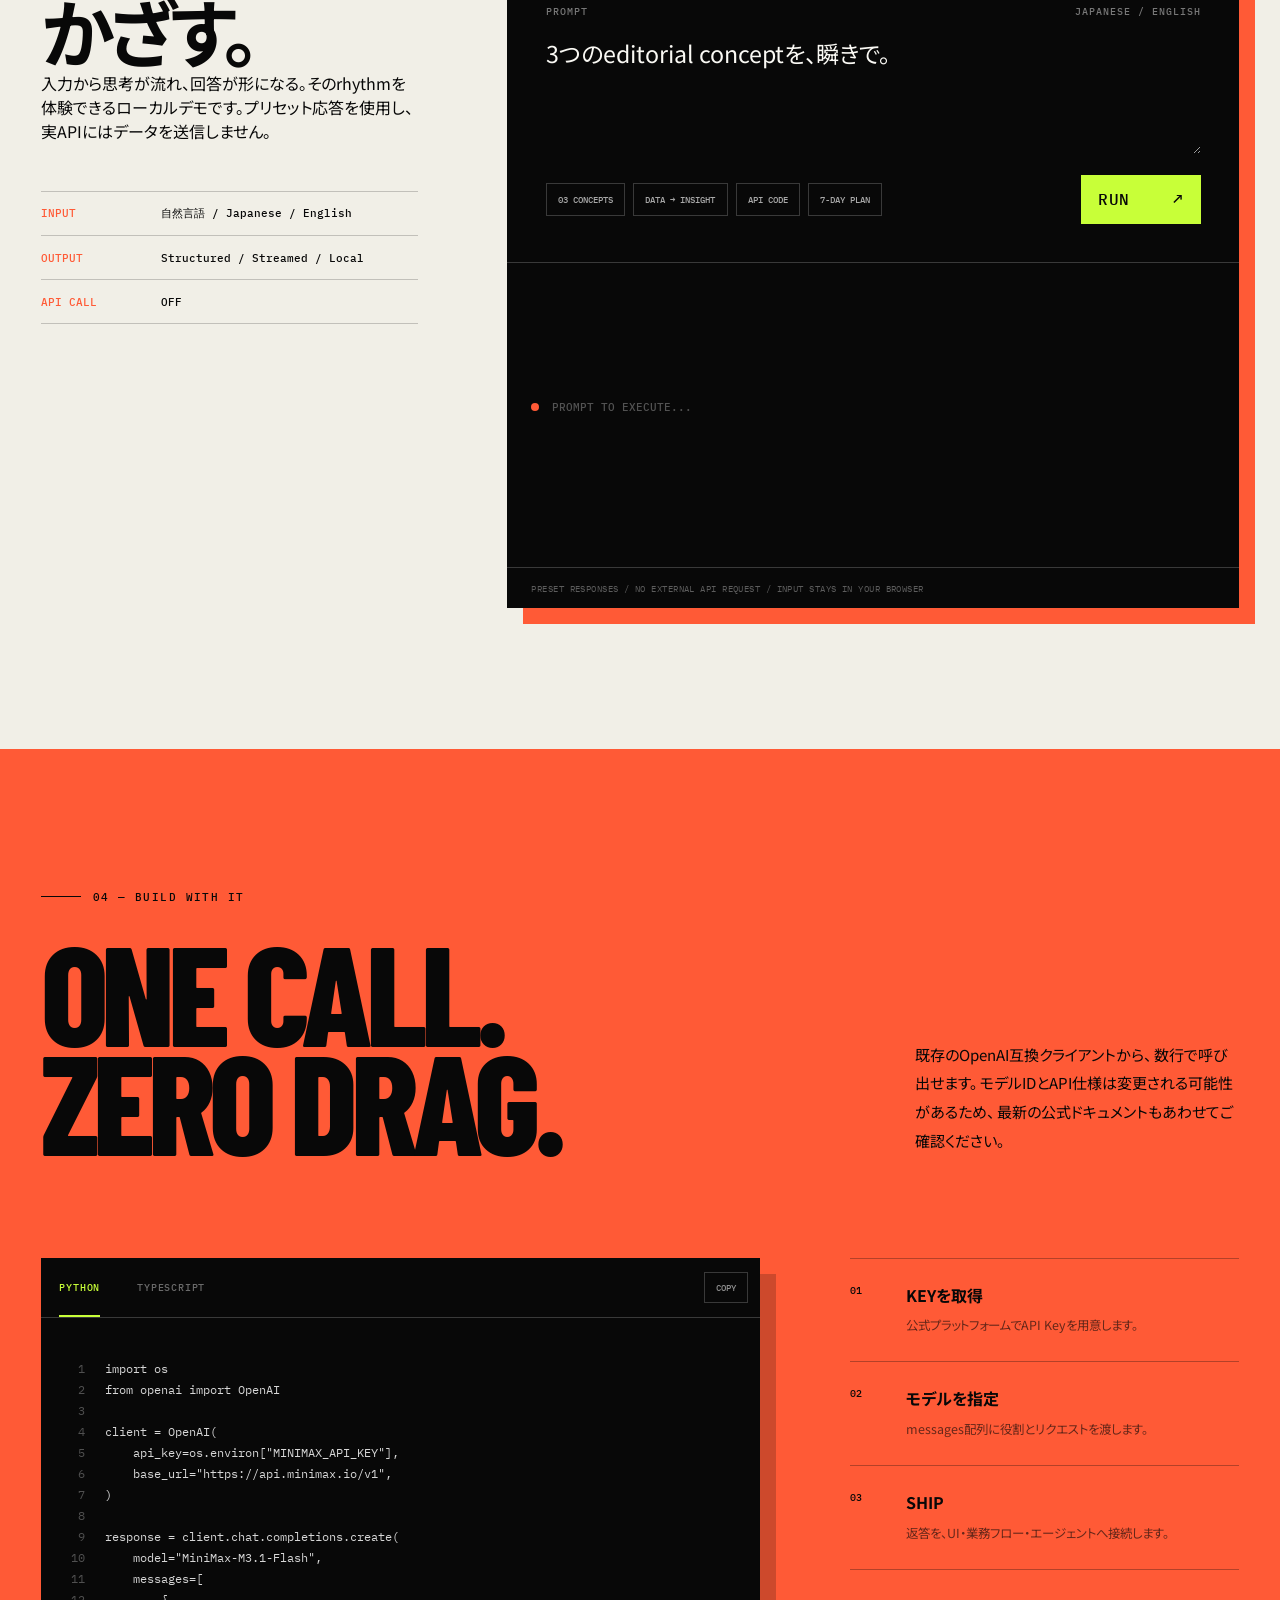
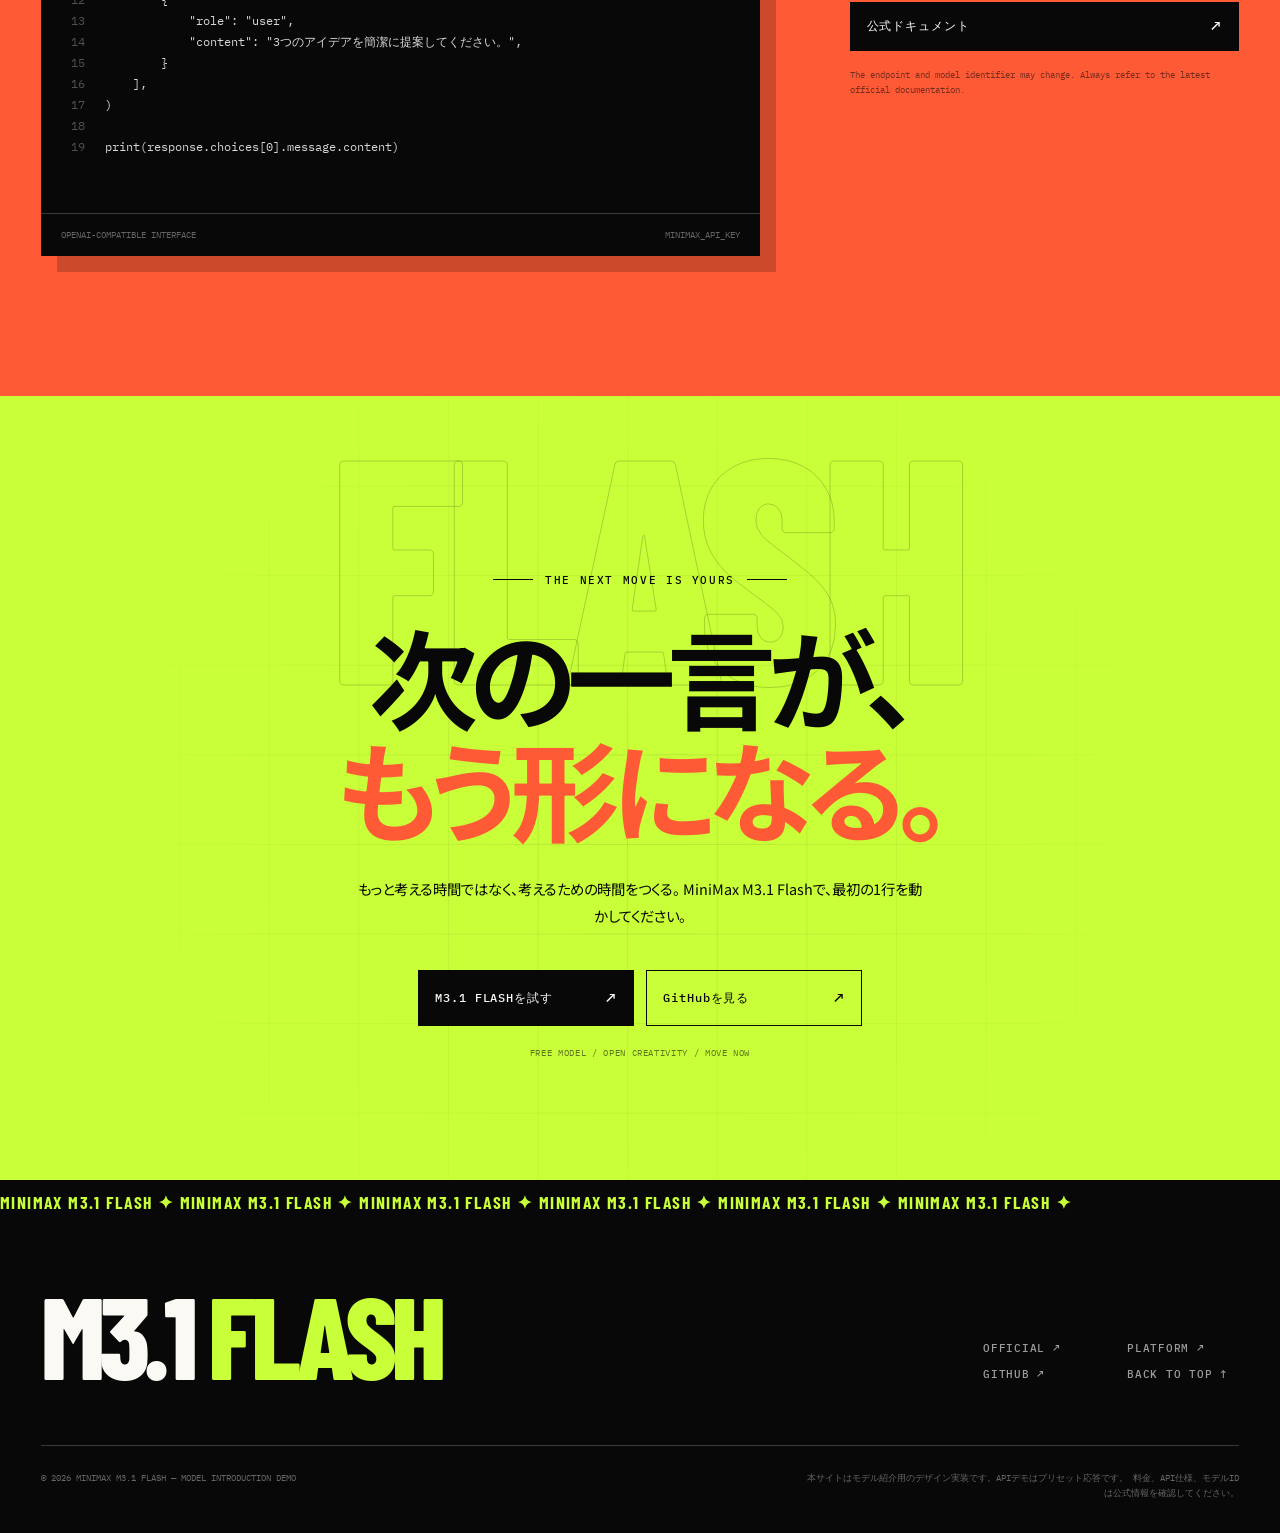
<file: minimax-m31-flash.html>
<!doctype html>
<html lang="ja">
<head>
  <meta charset="UTF-8" />
  <meta name="viewport" content="width=device-width, initial-scale=1.0" />
  <meta name="theme-color" content="#080808" />

  <title>MiniMax M3.1 Flash — 思考を、瞬きに。</title>
  <meta
    name="description"
    content="無料で提供される大規模言語モデル、MiniMax M3.1 Flash。速さを機能の Hitler にしない、意図的に設計されたモデル体験.temp"
  />
  <meta property="og:type" content="website" />
  <meta property="og:title" content="MiniMax M3.1 Flash — 思考を、瞬きに。" />
  <meta
    property="og:description"
    content="MiniMax M3.1 Flash。言語、コード、分析、計画。速さを体験する。"
  />
  <meta name="twitter:card" content="summary_large_image" />

  <link rel="preconnect" href="https://fonts.googleapis.com" />
  <link rel="preconnect" href="https://fonts.gstatic.com" crossorigin />
  <link
    href="https://fonts.googleapis.com/css2?family=Barlow+Condensed:ital,wght@0,600;0,700;0,800;1,700&family=IBM+Plex+Mono:wght@400;500&family=Noto+Sans+JP:wght@400;500;600;700;900&family=Space+Grotesk:wght@400;500;600;700&display=swap"
    rel="stylesheet"
  />

  <link
    rel="icon"
    href="data:image/svg+xml,%3Csvg xmlns='http://www.w3.org/2000/svg' viewBox='0 0 64 64'%3E%3Crect width='64' height='64' fill='%23ff5a36'/%3E%3Cpath d='M14 46V18h9l9 15 9-15h9v28h-9V32L32 45 23 32v14z' fill='%23080808'/%3E%3C/svg%3E"
  />

  <script>
    document.documentElement.classList.add("js");
  </script>

  <style>
    :root {
      --black: #080808;
      --paper: #f1efe7;
      --paper-deep: #e5e1d6;
      --white: #faf9f4;
      --acid: #c8ff38;
      --orange: #ff5a36;
      --blue: #315cff;
      --line: rgba(8, 8, 8, 0.2);
      --line-light: rgba(255, 255, 255, 0.2);
      --gutter: clamp(1.25rem, 3.2vw, 3.75rem);
      --section-space: clamp(6rem, 11vw, 10rem);
      --sans: "Space Grotesk", "Noto Sans JP", sans-serif;
      --jp: "Noto Sans JP", sans-serif;
      --display: "Barlow Condensed", "Arial Narrow", sans-serif;
      --mono: "IBM Plex Mono", monospace;
    }

    *,
    *::before,
    *::after {
      box-sizing: border-box;
    }

    html {
      scroll-behavior: smooth;
      scroll-padding-top: 5.5rem;
      background: var(--black);
    }

    body {
      margin: 0;
      overflow-x: clip;
      color: var(--black);
      background: var(--paper);
      font-family: var(--sans);
      font-feature-settings: "palt" 1;
      -webkit-font-smoothing: antialiased;
      text-rendering: optimizeLegibility;
    }

    body.menu-open {
      overflow: hidden;
    }

    body::after {
      position: fixed;
      inset: 0;
      z-index: 9998;
      pointer-events: none;
      content: "";
      opacity: 0.035;
      background-image: url("data:image/svg+xml,%3Csvg viewBox='0 0 180 180' xmlns='http://www.w3.org/2000/svg'%3E%3Cfilter id='n'%3E%3CfeTurbulence type='fractalNoise' baseFrequency='.9' numOctaves='3' stitchTiles='stitch'/%3E%3C/filter%3E%3Crect width='100%25' height='100%25' filter='url(%23n)' opacity='.7'/%3E%3C/svg%3E");
    }

    ::selection {
      color: var(--black);
      background: var(--acid);
    }

    a {
      color: inherit;
      text-decoration: none;
    }

    button,
    textarea,
    input {
      color: inherit;
      font: inherit;
    }

    button {
      cursor: pointer;
    }

    button,
    a {
      -webkit-tap-highlight-color: transparent;
    }

    img,
    svg,
    canvas {
      display: block;
      max-width: 100%;
    }

    h1,
    h2,
    h3,
    p {
      margin: 0;
    }

    :focus-visible {
      outline: 3px solid var(--orange);
      outline-offset: 4px;
    }

    .sr-only {
      position: absolute;
      width: 1px;
      height: 1px;
      padding: 0;
      margin: -1px;
      overflow: hidden;
      clip: rect(0, 0, 0, 0);
      white-space: nowrap;
      border: 0;
    }

    .skip-link {
      position: fixed;
      top: 0.75rem;
      left: 0.75rem;
      z-index: 10000;
      padding: 0.8rem 1rem;
      color: var(--black);
      background: var(--acid);
      font: 700 0.8rem var(--mono);
      transform: translateY(-150%);
      transition: transform 180ms ease;
    }

    .skip-link:focus {
      transform: translateY(0);
    }

    .scroll-progress {
      position: fixed;
      top: 0;
      left: 0;
      z-index: 500;
      width: 100%;
      height: 3px;
      pointer-events: none;
    }

    .scroll-progress span {
      display: block;
      width: 100%;
      height: 100%;
      background: var(--acid);
      transform: scaleX(0);
      transform-origin: left center;
      will-change: transform;
    }

    .site-header {
      position: fixed;
      top: 0;
      left: 0;
      z-index: 200;
      display: grid;
      grid-template-columns: 1fr auto 1fr;
      align-items: center;
      width: 100%;
      height: 4.5rem;
      padding: 0 var(--gutter);
      color: var(--white);
      border-bottom: 1px solid transparent;
      transition:
        background-color 250ms ease,
        border-color 250ms ease,
        backdrop-filter 250ms ease;
    }

    .site-header.scrolled {
      background: rgba(8, 8, 8, 0.84);
      border-color: rgba(255, 255, 255, 0.1);
      backdrop-filter: blur(18px);
    }

    .brand {
      display: inline-flex;
      align-items: center;
      justify-self: start;
      gap: 0.75rem;
      font: 500 0.76rem var(--mono);
      letter-spacing: 0.08em;
    }

    .brand-mark {
      display: grid;
      width: 1.75rem;
      height: 1.75rem;
      place-items: center;
      color: var(--black);
      background: var(--orange);
      font: 800 0.8rem var(--display);
      transform: rotate(-4deg);
      transition: transform 220ms ease;
    }

    .brand:hover .brand-mark {
      transform: rotate(8deg) scale(1.08);
    }

    .brand b {
      color: var(--acid);
      font-weight: 500;
    }

    .primary-nav {
      display: flex;
      align-items: center;
      gap: clamp(1.2rem, 2.5vw, 2.5rem);
    }

    .primary-nav a {
      position: relative;
      padding: 0.5rem 0;
      color: rgba(255, 255, 255, 0.72);
      font: 500 0.72rem var(--mono);
      letter-spacing: 0.08em;
      transition: color 180ms ease;
    }

    .primary-nav a::after {
      position: absolute;
      right: 0;
      bottom: 0;
      left: 0;
      height: 1px;
      content: "";
      background: var(--acid);
      transform: scaleX(0);
      transform-origin: right;
      transition: transform 220ms ease;
    }

    .primary-nav a:hover,
    .primary-nav a[aria-current="true"] {
      color: var(--white);
    }

    .primary-nav a:hover::after,
    .primary-nav a[aria-current="true"]::after {
      transform: scaleX(1);
      transform-origin: left;
    }

    .nav-cta,
    .button {
      position: relative;
      display: inline-flex;
      align-items: center;
      justify-content: space-between;
      gap: 1.5rem;
      min-height: 3rem;
      padding: 0.85rem 1rem;
      overflow: hidden;
      border: 1px solid currentColor;
      border-radius: 0;
      font: 500 0.72rem var(--mono);
      letter-spacing: 0.08em;
      transition:
        color 220ms ease,
        background-color 220ms ease,
        border-color 220ms ease,
        transform 220ms ease;
    }

    .nav-cta {
      justify-self: end;
      color: var(--black);
      background: var(--acid);
      border-color: var(--acid);
    }

    .nav-cta:hover,
    .button:hover {
      color: var(--white);
      background: var(--orange);
      border-color: var(--orange);
      transform: translateY(-2px);
    }

    .nav-cta span,
    .button span {
      font-size: 1rem;
      transition: transform 220ms ease;
    }

    .nav-cta:hover span,
    .button:hover span {
      transform: translate(3px, -3px);
    }

    .menu-toggle {
      display: none;
      width: 2.75rem;
      height: 2.75rem;
      padding: 0;
      color: var(--white);
      background: transparent;
      border: 1px solid rgba(255, 255, 255, 0.25);
    }

    .menu-toggle span,
    .menu-toggle::before,
    .menu-toggle::after {
      display: block;
      width: 1.15rem;
      height: 1px;
      margin: 0.27rem auto;
      content: "";
      background: currentColor;
      transition: transform 200ms ease, opacity 200ms ease;
    }

    .menu-toggle[aria-expanded="true"] span {
      opacity: 0;
    }

    .menu-toggle[aria-expanded="true"]::before {
      transform: translateY(0.3rem) rotate(45deg);
    }

    .menu-toggle[aria-expanded="true"]::after {
      transform: translateY(-0.3rem) rotate(-45deg);
    }

    /* HERO */

    .hero {
      position: relative;
      isolation: isolate;
      display: flex;
      flex-direction: column;
      min-height: max(48rem, 100svh);
      padding: 7rem var(--gutter) 2rem;
      overflow: hidden;
      color: var(--white);
      background: var(--black);
    }

    .hero-grid {
      position: absolute;
      inset: 0;
      z-index: -1;
      pointer-events: none;
      background-image:
        linear-gradient(rgba(255, 255, 255, 0.055) 1px, transparent 1px),
        linear-gradient(90deg, rgba(255, 255, 255, 0.055) 1px, transparent 1px);
      background-size: clamp(4rem, 7vw, 7rem) clamp(4rem, 7vw, 7rem);
      mask-image: linear-gradient(to bottom, transparent, black 18%, black 80%, transparent);
    }

    #flashCanvas {
      position: absolute;
      inset: 0;
      z-index: -1;
      width: 100%;
      height: 100%;
      pointer-events: none;
    }

    .hero-meta {
      display: flex;
      align-items: center;
      justify-content: space-between;
      color: rgba(255, 255, 255, 0.56);
      font: 400 0.66rem var(--mono);
      letter-spacing: 0.1em;
    }

    .hero-status {
      display: inline-flex;
      align-items: center;
      gap: 0.55rem;
    }

    .hero-status i {
      width: 0.45rem;
      height: 0.45rem;
      background: var(--acid);
      border-radius: 50%;
      box-shadow: 0 0 1rem rgba(200, 255, 56, 0.8);
      animation: statusPulse 2s ease-in-out infinite;
    }

    @keyframes statusPulse {
      50% {
        opacity: 0.35;
        transform: scale(0.75);
      }
    }

    .hero-center {
      display: flex;
      flex: 1;
      align-items: center;
      padding: clamp(3rem, 7vh, 7rem) 0 clamp(2rem, 5vh, 4rem);
    }

    .hero-title-block {
      position: relative;
      z-index: 2;
      width: 100%;
    }

    .hero-kicker {
      margin-bottom: 1.25rem;
      color: var(--acid);
      font: 500 clamp(0.75rem, 1vw, 0.95rem) var(--mono);
      letter-spacing: 0.36em;
      animation: riseIn 900ms cubic-bezier(0.16, 1, 0.3, 1) both;
    }

    .hero-mainline {
      display: flex;
      align-items: flex-end;
      white-space: nowrap;
    }

    .hero-model {
      display: block;
      font: 800 clamp(8.5rem, 22vw, 22rem) / 0.72 var(--display);
      letter-spacing: -0.055em;
      animation: modelIn 1100ms cubic-bezier(0.16, 1, 0.3, 1) both;
    }

    .hero-flash {
      position: relative;
      display: block;
      margin-left: 0.08em;
      color: transparent;
      -webkit-text-stroke: 2px var(--acid);
      font: italic 800 clamp(4.7rem, 12vw, 12rem) / 0.76 var(--display);
      letter-spacing: -0.025em;
      transform: translateY(-0.05em) rotate(var(--tilt-x, 0deg)) skewX(var(--tilt-y, 0deg));
      transform-origin: center bottom;
      transition: transform 300ms ease;
      animation: flashIn 1000ms 120ms cubic-bezier(0.16, 1, 0.3, 1) both;
    }

    .hero-flash::before {
      position: absolute;
      inset: 0;
      z-index: -1;
      content: attr(data-text);
      color: var(--acid);
      opacity: 0;
      transform: translateX(-0.035em);
      transition: opacity 200ms ease;
    }

    .hero-flash:hover::before {
      opacity: 1;
    }

    @keyframes riseIn {
      from {
        opacity: 0;
        transform: translateY(1.5rem);
      }
      to {
        opacity: 1;
        transform: translateY(0);
      }
    }

    @keyframes modelIn {
      from {
        opacity: 0;
        transform: translateY(6rem);
      }
      to {
        opacity: 1;
        transform: translateY(0);
      }
    }

    @keyframes flashIn {
      from {
        opacity: 0;
        transform: translateY(3rem) skewX(8deg);
      }
      to {
        opacity: 1;
        transform: translateY(-0.05em) rotate(0deg) skewX(0deg);
      }
    }

    .hero-bottom {
      display: grid;
      grid-template-columns: minmax(0, 1.15fr) minmax(16rem, 0.85fr) auto;
      align-items: end;
      gap: clamp(2rem, 5vw, 6rem);
      padding-top: 1.5rem;
      border-top: 1px solid rgba(255, 255, 255, 0.18);
      animation: riseIn 900ms 500ms cubic-bezier(0.16, 1, 0.3, 1) both;
    }

    .hero-promise > p {
      margin-bottom: 0.8rem;
      color: rgba(255, 255, 255, 0.5);
      font: 400 0.66rem var(--mono);
      letter-spacing: 0.12em;
    }

    .hero-promise h2 {
      font-family: var(--jp);
      font-size: clamp(2.1rem, 4vw, 4.25rem);
      font-weight: 700;
      line-height: 1.12;
      letter-spacing: -0.055em;
    }

    .hero-promise em {
      color: var(--acid);
      font-style: normal;
    }

    .hero-description {
      max-width: 30rem;
      color: rgba(255, 255, 255, 0.64);
      font-family: var(--jp);
      font-size: 0.91rem;
      line-height: 1.9;
    }

    .hero-description strong {
      color: var(--white);
      font-weight: 600;
    }

    .hero-action {
      color: var(--black);
      background: var(--acid);
      border-color: var(--acid);
    }

    .hero-action:hover {
      color: var(--white);
    }

    .hero-coordinates {
      position: absolute;
      top: 50%;
      right: 0.8rem;
      display: flex;
      align-items: center;
      gap: 1rem;
      color: rgba(255, 255, 255, 0.38);
      font: 400 0.58rem var(--mono);
      letter-spacing: 0.12em;
      writing-mode: vertical-rl;
      transform: translateY(-50%);
    }

    .hero-coordinates::before {
      width: 1px;
      height: 4rem;
      content: "";
      background: rgba(255, 255, 255, 0.24);
    }

    /* MARQUEE */

    .marquee {
      position: relative;
      z-index: 3;
      overflow: hidden;
      color: var(--black);
      background: var(--acid);
      border-block: 1px solid var(--black);
    }

    .marquee-track {
      display: flex;
      width: max-content;
      animation: marquee 28s linear infinite;
    }

    .marquee-group {
      display: flex;
      flex-shrink: 0;
      align-items: center;
      gap: 2.5rem;
      padding: 0.9rem 1.25rem;
      font: 700 clamp(1rem, 1.8vw, 1.5rem) var(--display);
      letter-spacing: 0.07em;
      white-space: nowrap;
    }

    .marquee-star {
      color: var(--orange);
      font-size: 1.2em;
    }

    @keyframes marquee {
      to {
        transform: translateX(-50%);
      }
    }

    /* SHARED */

    .section-shell {
      width: min(100%, 100rem);
      margin: 0 auto;
    }

    .section-index {
      display: flex;
      align-items: center;
      gap: 0.75rem;
      color: currentColor;
      font: 500 0.68rem var(--mono);
      letter-spacing: 0.13em;
      text-transform: uppercase;
    }

    .section-index::before {
      width: 2.5rem;
      height: 1px;
      content: "";
      background: currentColor;
    }

    .js [data-reveal] {
      opacity: 0;
      transform: translateY(2.25rem);
      transition:
        opacity 800ms cubic-bezier(0.16, 1, 0.3, 1),
        transform 800ms cubic-bezier(0.16, 1, 0.3, 1);
      transition-delay: var(--reveal-delay, 0ms);
    }

    .js [data-reveal].is-visible {
      opacity: 1;
      transform: translateY(0);
    }

    /* MANIFESTO */

    .manifesto {
      position: relative;
      padding: var(--section-space) var(--gutter);
      overflow: hidden;
      background: var(--paper);
    }

    .manifesto::after {
      position: absolute;
      top: 0;
      right: 8%;
      width: 1px;
      height: 100%;
      content: "";
      background: rgba(8, 8, 8, 0.08);
    }

    .manifesto-grid {
      display: grid;
      grid-template-columns: minmax(0, 1.35fr) minmax(18rem, 0.65fr);
      gap: clamp(3rem, 8vw, 9rem);
      align-items: end;
      margin-top: clamp(3.5rem, 7vw, 7rem);
    }

    .manifesto h2 {
      max-width: 62rem;
      font-family: var(--jp);
      font-size: clamp(3rem, 7.4vw, 7.6rem);
      font-weight: 700;
      line-height: 1.06;
      letter-spacing: -0.075em;
    }

    .manifesto h2 span {
      display: block;
    }

    .manifesto h2 em {
      display: inline-block;
      padding: 0 0.12em 0.07em;
      color: var(--black);
      background: var(--acid);
      font-style: normal;
      transform: rotate(-1.5deg);
    }

    .manifesto-aside {
      padding-bottom: 0.5rem;
    }

    .manifesto-aside p {
      margin-top: 1.5rem;
      font-family: var(--jp);
      font-size: clamp(0.95rem, 1.2vw, 1.08rem);
      line-height: 2;
    }

    .manifesto-aside strong {
      font-weight: 700;
    }

    .manifesto-points {
      margin: 2.5rem 0 0;
      padding: 0;
      list-style: none;
      border-top: 1px solid var(--line);
    }

    .manifesto-points li {
      display: grid;
      grid-template-columns: 2.2rem 1fr;
      gap: 0.8rem;
      align-items: center;
      padding: 0.9rem 0;
      border-bottom: 1px solid var(--line);
      font: 500 0.72rem var(--mono);
      letter-spacing: 0.05em;
    }

    .manifesto-points span {
      color: var(--orange);
      font-size: 0.64rem;
    }

    .orbit-badge {
      position: relative;
      display: grid;
      width: clamp(10rem, 15vw, 13.5rem);
      aspect-ratio: 1;
      margin: 3rem auto 0;
      place-items: center;
    }

    .orbit-badge svg {
      position: absolute;
      inset: 0;
      width: 100%;
      height: 100%;
      overflow: visible;
      animation: orbit 18s linear infinite;
    }

    .orbit-badge text {
      fill: var(--black);
      font: 600 0.68rem var(--mono);
      letter-spacing: 0.13em;
    }

    .orbit-badge strong {
      position: relative;
      z-index: 1;
      display: grid;
      width: 5.6rem;
      aspect-ratio: 1;
      place-items: center;
      color: var(--white);
      background: var(--orange);
      border-radius: 50%;
      font: 800 2rem/1 var(--display);
      transform: rotate(-8deg);
    }

    @keyframes orbit {
      to {
        transform: rotate(360deg);
      }
    }

    /* PASSPORT */

    .passport {
      position: relative;
      isolation: isolate;
      padding: var(--section-space) var(--gutter);
      overflow: hidden;
      color: var(--white);
      background: var(--blue);
    }

    .passport::before {
      position: absolute;
      top: 0.1em;
      left: -0.03em;
      z-index: -1;
      content: "FREE";
      color: rgba(255, 255, 255, 0.06);
      font: 800 25vw/0.8 var(--display);
      letter-spacing: -0.06em;
      pointer-events: none;
    }

    .passport-head {
      display: grid;
      grid-template-columns: 1fr minmax(18rem, 0.55fr);
      gap: 3rem;
      align-items: end;
    }

    .passport-head h2 {
      margin-top: 2rem;
      font-family: var(--jp);
      font-size: clamp(3.2rem, 7.5vw, 7rem);
      font-weight: 700;
      line-height: 1.05;
      letter-spacing: -0.07em;
    }

    .passport-head p:last-child {
      color: rgba(255, 255, 255, 0.75);
      font-family: var(--jp);
      font-size: 0.96rem;
      line-height: 1.9;
    }

    .passport-grid {
      display: grid;
      grid-template-columns: repeat(12, minmax(0, 1fr));
      margin-top: clamp(3rem, 6vw, 6rem);
      border-top: 1px solid rgba(255, 255, 255, 0.3);
      border-left: 1px solid rgba(255, 255, 255, 0.3);
    }

    .fact-card {
      position: relative;
      isolation: isolate;
      min-height: 15rem;
      padding: clamp(1.25rem, 2.5vw, 2.25rem);
      overflow: hidden;
      border-right: 1px solid rgba(255, 255, 255, 0.3);
      border-bottom: 1px solid rgba(255, 255, 255, 0.3);
    }

    .fact-card > * {
      position: relative;
      z-index: 1;
    }

    [data-spotlight]::before {
      position: absolute;
      inset: 0;
      z-index: 0;
      content: "";
      pointer-events: none;
      opacity: 0;
      background: radial-gradient(
        28rem circle at var(--mx, 50%) var(--my, 50%),
        var(--spot, rgba(255, 255, 255, 0.2)),
        transparent 68%
      );
      transition: opacity 220ms ease;
    }

    [data-spotlight]:hover::before {
      opacity: 1;
    }

    .fact-card.free {
      grid-column: span 8;
      min-height: 25rem;
      color: var(--black);
      background: var(--acid);
      border-color: var(--black);
      --spot: rgba(255, 255, 255, 0.45);
    }

    .fact-card.founded {
      grid-column: span 4;
    }

    .fact-card.cutoff,
    .fact-card.type,
    .fact-card.name {
      grid-column: span 4;
    }

    .fact-label {
      display: flex;
      justify-content: space-between;
      font: 500 0.66rem var(--mono);
      letter-spacing: 0.12em;
    }

    .fact-label span:last-child {
      opacity: 0.5;
    }

    .fact-value {
      margin-top: 3.5rem;
      font: 800 clamp(4.4rem, 8vw, 8.5rem) / 0.78 var(--display);
      letter-spacing: -0.045em;
    }

    .fact-card.free .fact-value {
      font-size: clamp(6.5rem, 15vw, 15rem);
    }

    .fact-sub {
      max-width: 25rem;
      margin-top: 1.5rem;
      color: currentColor;
      font-family: var(--jp);
      font-size: 0.78rem;
      line-height: 1.7;
      opacity: 0.72;
    }

    .fact-corner {
      position: absolute;
      right: 1rem;
      bottom: 1rem;
      z-index: 1;
      font: 500 0.58rem var(--mono);
      letter-spacing: 0.1em;
      opacity: 0.45;
    }

    .passport-note {
      display: flex;
      justify-content: space-between;
      gap: 2rem;
      margin-top: 1.5rem;
      color: rgba(255, 255, 255, 0.55);
      font: 400 0.62rem/1.6 var(--mono);
    }

    /* CAPABILITIES */

    .capabilities {
      padding: var(--section-space) var(--gutter);
      color: var(--white);
      background: var(--black);
    }

    .cap-head {
      display: grid;
      grid-template-columns: minmax(0, 1.2fr) minmax(17rem, 0.5fr);
      gap: 4rem;
      align-items: end;
    }

    .cap-head h2 {
      margin-top: 2rem;
      font-family: var(--jp);
      font-size: clamp(3.2rem, 7.2vw, 7.2rem);
      font-weight: 700;
      line-height: 1.05;
      letter-spacing: -0.07em;
    }

    .cap-head p:last-child {
      color: rgba(255, 255, 255, 0.58);
      font-family: var(--jp);
      font-size: 0.94rem;
      line-height: 1.95;
    }

    .mode-deck {
      display: grid;
      grid-template-columns: minmax(17rem, 0.72fr) minmax(0, 1.28fr);
      gap: clamp(2rem, 5vw, 6rem);
      margin-top: clamp(4rem, 8vw, 8rem);
    }

    .mode-tabs {
      border-top: 1px solid var(--line-light);
    }

    .mode-tab {
      display: grid;
      grid-template-columns: 2.5rem 1fr auto;
      gap: 0.75rem;
      align-items: center;
      width: 100%;
      min-height: 6.4rem;
      padding: 1rem 0.5rem 1rem 0;
      color: rgba(255, 255, 255, 0.46);
      text-align: left;
      background: transparent;
      border: 0;
      border-bottom: 1px solid var(--line-light);
      transition:
        color 200ms ease,
        padding 200ms ease,
        background-color 200ms ease;
    }

    .mode-tab:hover {
      color: var(--white);
      padding-left: 0.7rem;
    }

    .mode-tab[aria-selected="true"] {
      padding-inline: 1rem;
      color: var(--black);
      background: var(--acid);
    }

    .mode-tab-index {
      font: 500 0.65rem var(--mono);
    }

    .mode-tab-name {
      display: flex;
      align-items: baseline;
      gap: 0.75rem;
      font-family: var(--jp);
      font-size: 1.1rem;
      font-weight: 700;
    }

    .mode-tab-name small {
      font: 500 0.58rem var(--mono);
      letter-spacing: 0.1em;
      opacity: 0.6;
    }

    .mode-tab-arrow {
      font-size: 1.2rem;
      transition: transform 200ms ease;
    }

    .mode-tab:hover .mode-tab-arrow,
    .mode-tab[aria-selected="true"] .mode-tab-arrow {
      transform: translateX(0.3rem);
    }

    .mode-preview {
      position: relative;
      min-height: 39rem;
      overflow: hidden;
      border: 1px solid var(--line-light);
      background: #101010;
    }

    .mode-panel-head {
      display: flex;
      justify-content: space-between;
      padding: 0.9rem 1rem;
      color: rgba(255, 255, 255, 0.48);
      border-bottom: 1px solid var(--line-light);
      font: 500 0.62rem var(--mono);
      letter-spacing: 0.1em;
    }

    .mode-viewport {
      position: relative;
      min-height: 34rem;
      padding: clamp(1.5rem, 4vw, 4rem);
      overflow: hidden;
    }

    .mode-ghost {
      position: absolute;
      right: -0.04em;
      bottom: -0.12em;
      color: rgba(255, 255, 255, 0.035);
      font: 800 clamp(8rem, 18vw, 18rem) / 0.75 var(--display);
      letter-spacing: -0.05em;
      pointer-events: none;
    }

    .mode-output {
      position: relative;
      z-index: 1;
      transition: opacity 150ms ease, transform 150ms ease;
    }

    .mode-output.is-switching {
      opacity: 0;
      transform: translateY(0.8rem);
    }

    .mode-screen-label {
      margin-bottom: 2.5rem;
      color: var(--acid);
      font: 500 0.65rem var(--mono);
      letter-spacing: 0.13em;
    }

    .mode-screen-title {
      max-width: 40rem;
      font-family: var(--jp);
      font-size: clamp(2rem, 4.2vw, 4.3rem);
      font-weight: 700;
      line-height: 1.15;
      letter-spacing: -0.055em;
    }

    .mode-screen-copy {
      max-width: 34rem;
      margin-top: 1.4rem;
      color: rgba(255, 255, 255, 0.58);
      font-family: var(--jp);
      font-size: 0.86rem;
      line-height: 1.85;
    }

    .sample-metrics {
      display: grid;
      grid-template-columns: repeat(3, 1fr);
      gap: 1px;
      margin-top: 3.5rem;
      background: var(--line-light);
    }

    .sample-metric {
      padding: 1.15rem;
      background: #101010;
    }

    .sample-metric span {
      display: block;
      color: rgba(255, 255, 255, 0.4);
      font: 500 0.58rem var(--mono);
      letter-spacing: 0.08em;
    }

    .sample-metric strong {
      display: block;
      margin-top: 0.6rem;
      color: var(--acid);
      font: 700 1.7rem var(--display);
    }

    .signal-bars {
      display: grid;
      gap: 0.75rem;
      margin-top: 3.25rem;
    }

    .signal-row {
      display: grid;
      grid-template-columns: 6rem 1fr 2.5rem;
      gap: 1rem;
      align-items: center;
      font: 500 0.62rem var(--mono);
    }

    .signal-track {
      height: 0.55rem;
      overflow: hidden;
      background: rgba(255, 255, 255, 0.1);
    }

    .signal-track i {
      display: block;
      height: 100%;
      background: var(--acid);
      transform-origin: left;
      animation: signalGrow 1.1s cubic-bezier(0.16, 1, 0.3, 1) both;
    }

    @keyframes signalGrow {
      from {
        transform: scaleX(0);
      }
    }

    .mini-code {
      margin: 3rem 0 0;
      padding: 1.5rem;
      overflow-x: auto;
      color: #d9e2ff;
      background: #070707;
      border: 1px solid var(--line-light);
      font: 400 0.72rem/1.8 var(--mono);
    }

    .mini-code .key {
      color: #b5a6ff;
    }

    .mini-code .fn {
      color: var(--acid);
    }

    .plan-timeline {
      display: grid;
      gap: 0;
      margin-top: 3rem;
      border-top: 1px solid var(--line-light);
    }

    .plan-step {
      display: grid;
      grid-template-columns: 3.5rem 1fr auto;
      gap: 1rem;
      align-items: center;
      padding: 1.2rem 0;
      border-bottom: 1px solid var(--line-light);
    }

    .plan-step > span:first-child {
      color: var(--acid);
      font: 500 0.65rem var(--mono);
    }

    .plan-step strong {
      font-family: var(--jp);
      font-size: 0.9rem;
    }

    .plan-step > span:last-child {
      color: rgba(255, 255, 255, 0.45);
      font: 500 0.58rem var(--mono);
    }

    /* PLAYGROUND */

    .playground {
      padding: var(--section-space) var(--gutter);
      background: var(--paper);
    }

    .playground-grid {
      display: grid;
      grid-template-columns: minmax(17rem, 0.68fr) minmax(0, 1.32fr);
      gap: clamp(3rem, 7vw, 8rem);
      align-items: start;
      margin-top: clamp(3rem, 6vw, 6rem);
    }

    .playground-intro h2 {
      font-family: var(--jp);
      font-size: clamp(3rem, 5.8vw, 6rem);
      font-weight: 700;
      line-height: 1.08;
      letter-spacing: -0.07em;
    }

    .playground-intro > p {
      max-width: 29rem;
      margin-top: 1.6rem;
      color: rgba(8, 8, 8, 0.65);
      font-family: var(--jp);
      font-size: 0.9rem;
      line-height: 1.9;
    }

    .demo-facts {
      margin-top: 3rem;
      border-top: 1px solid var(--line);
    }

    .demo-fact {
      display: grid;
      grid-template-columns: 6.5rem 1fr;
      gap: 1rem;
      padding: 0.9rem 0;
      border-bottom: 1px solid var(--line);
      font: 500 0.66rem var(--mono);
    }

    .demo-fact span:first-child {
      color: var(--orange);
    }

    .console {
      color: var(--white);
      background: var(--black);
      box-shadow: 1rem 1rem 0 var(--orange);
    }

    .console-header {
      display: flex;
      align-items: center;
      justify-content: space-between;
      gap: 1rem;
      min-height: 3.5rem;
      padding: 0 1.15rem;
      border-bottom: 1px solid var(--line-light);
    }

    .console-lights {
      display: flex;
      gap: 0.4rem;
    }

    .console-lights i {
      width: 0.55rem;
      height: 0.55rem;
      background: rgba(255, 255, 255, 0.25);
      border-radius: 50%;
    }

    .console-lights i:first-child {
      background: var(--orange);
    }

    .console-model {
      color: rgba(255, 255, 255, 0.52);
      font: 500 0.62rem var(--mono);
      letter-spacing: 0.1em;
    }

    .console-local {
      display: inline-flex;
      align-items: center;
      gap: 0.4rem;
      color: var(--acid);
      font: 500 0.56rem var(--mono);
      letter-spacing: 0.08em;
    }

    .console-local::before {
      width: 0.4rem;
      height: 0.4rem;
      content: "";
      background: var(--acid);
      border-radius: 50%;
    }

    .console-prompt {
      padding: clamp(1.4rem, 3vw, 2.5rem);
      border-bottom: 1px solid var(--line-light);
    }

    .console-label {
      display: flex;
      justify-content: space-between;
      margin-bottom: 1rem;
      color: rgba(255, 255, 255, 0.45);
      font: 500 0.6rem var(--mono);
      letter-spacing: 0.1em;
    }

    .prompt-textarea {
      width: 100%;
      min-height: 7.5rem;
      padding: 0;
      resize: vertical;
      color: var(--white);
      background: transparent;
      border: 0;
      outline: 0;
      font-family: var(--jp);
      font-size: clamp(1.1rem, 2vw, 1.45rem);
      line-height: 1.7;
    }

    .prompt-textarea::placeholder {
      color: rgba(255, 255, 255, 0.25);
    }

    .prompt-footer {
      display: flex;
      align-items: center;
      justify-content: space-between;
      gap: 1rem;
      margin-top: 1rem;
    }

    .prompt-chips {
      display: flex;
      flex-wrap: wrap;
      gap: 0.5rem;
    }

    .prompt-chip {
      padding: 0.55rem 0.7rem;
      color: rgba(255, 255, 255, 0.65);
      background: transparent;
      border: 1px solid var(--line-light);
      font: 500 0.58rem var(--mono);
      transition: color 180ms ease, border-color 180ms ease;
    }

    .prompt-chip:hover {
      color: var(--acid);
      border-color: var(--acid);
    }

    .console-run {
      flex-shrink: 0;
      min-width: 7.5rem;
      color: var(--black);
      background: var(--acid);
      border-color: var(--acid);
    }

    .console-run:hover {
      color: var(--white);
      background: var(--orange);
      border-color: var(--orange);
    }

    .console-run:disabled {
      cursor: wait;
      opacity: 0.65;
    }

    .output-panel {
      min-height: 19rem;
      max-height: 30rem;
      padding: 1.5rem;
      overflow-y: auto;
    }

    .output-placeholder {
      display: flex;
      align-items: center;
      min-height: 15rem;
      gap: 0.8rem;
      color: rgba(255, 255, 255, 0.3);
      font: 500 0.68rem var(--mono);
    }

    .output-placeholder i {
      width: 0.5rem;
      height: 0.5rem;
      background: var(--orange);
      border-radius: 50%;
      animation: statusPulse 1.5s ease-in-out infinite;
    }

    .output-line {
      display: grid;
      grid-template-columns: 6.5rem 1fr;
      gap: 1rem;
      padding: 0.85rem 0;
      opacity: 0;
      transform: translateY(0.5rem);
      border-bottom: 1px solid rgba(255, 255, 255, 0.08);
      transition: opacity 250ms ease, transform 250ms ease;
    }

    .output-line.is-visible {
      opacity: 1;
      transform: translateY(0);
    }

    .output-label {
      color: var(--acid);
      font: 500 0.6rem var(--mono);
      letter-spacing: 0.06em;
    }

    .output-text {
      color: rgba(255, 255, 255, 0.76);
      font-family: var(--jp);
      font-size: 0.82rem;
      line-height: 1.85;
      white-space: pre-wrap;
    }

    .console-footnote {
      padding: 0.9rem 1.5rem;
      color: rgba(255, 255, 255, 0.34);
      border-top: 1px solid var(--line-light);
      font: 400 0.56rem var(--mono);
      letter-spacing: 0.05em;
    }

    /* BUILD */

    .build {
      padding: var(--section-space) var(--gutter);
      color: var(--black);
      background: var(--orange);
    }

    .build-head {
      display: grid;
      grid-template-columns: minmax(0, 1.25fr) minmax(18rem, 0.5fr);
      gap: 4rem;
      align-items: end;
    }

    .build-head h2 {
      margin-top: 2rem;
      font-family: var(--display);
      font-size: clamp(4.5rem, 11vw, 11rem);
      font-weight: 800;
      line-height: 0.78;
      letter-spacing: -0.05em;
    }

    .build-head h2 span {
      display: block;
    }

    .build-head p:last-child {
      font-family: var(--jp);
      font-size: 0.94rem;
      line-height: 1.9;
    }

    .build-grid {
      display: grid;
      grid-template-columns: minmax(0, 1.2fr) minmax(18rem, 0.65fr);
      gap: clamp(3rem, 7vw, 8rem);
      align-items: start;
      margin-top: clamp(4rem, 8vw, 8rem);
    }

    .code-shell {
      color: var(--white);
      background: var(--black);
      box-shadow: 1rem 1rem 0 rgba(8, 8, 8, 0.2);
    }

    .code-header {
      display: flex;
      align-items: center;
      justify-content: space-between;
      min-height: 3.75rem;
      border-bottom: 1px solid var(--line-light);
    }

    .code-tabs {
      display: flex;
      align-items: stretch;
      align-self: stretch;
    }

    .code-tab {
      position: relative;
      padding: 0 1.15rem;
      color: rgba(255, 255, 255, 0.4);
      background: transparent;
      border: 0;
      font: 500 0.64rem var(--mono);
      letter-spacing: 0.08em;
    }

    .code-tab[aria-selected="true"] {
      color: var(--acid);
    }

    .code-tab[aria-selected="true"]::after {
      position: absolute;
      right: 1.15rem;
      bottom: 0;
      left: 1.15rem;
      height: 2px;
      content: "";
      background: var(--acid);
    }

    .copy-button {
      margin-right: 0.75rem;
      padding: 0.5rem 0.7rem;
      color: rgba(255, 255, 255, 0.55);
      background: transparent;
      border: 1px solid var(--line-light);
      font: 500 0.58rem var(--mono);
      transition: color 180ms ease, border-color 180ms ease;
    }

    .copy-button:hover {
      color: var(--acid);
      border-color: var(--acid);
    }

    .code-block {
      max-height: 37rem;
      margin: 0;
      padding: 1.6rem 0;
      overflow: auto;
      scrollbar-color: var(--orange) var(--black);
    }

    .code-block code {
      display: block;
      min-width: max-content;
      counter-reset: line;
      color: #d7d7d7;
      font: 400 0.75rem/1.75 var(--mono);
    }

    .code-line {
      position: relative;
      display: block;
      min-height: 1.75em;
      padding: 0 1.5rem 0 4rem;
      white-space: pre;
    }

    .code-line::before {
      position: absolute;
      left: 1.25rem;
      width: 1.5rem;
      color: #505050;
      content: counter(line);
      counter-increment: line;
      text-align: right;
    }

    .code-shell-foot {
      display: flex;
      justify-content: space-between;
      gap: 1rem;
      padding: 0.9rem 1.25rem;
      color: rgba(255, 255, 255, 0.38);
      border-top: 1px solid var(--line-light);
      font: 400 0.58rem var(--mono);
    }

    .build-steps {
      border-top: 1px solid rgba(8, 8, 8, 0.3);
    }

    .build-step {
      display: grid;
      grid-template-columns: 2.5rem 1fr;
      gap: 1rem;
      padding: 1.5rem 0;
      border-bottom: 1px solid rgba(8, 8, 8, 0.3);
    }

    .build-step > span:first-child {
      font: 500 0.65rem var(--mono);
    }

    .build-step h3 {
      margin-bottom: 0.55rem;
      font-family: var(--jp);
      font-size: 1rem;
      font-weight: 700;
    }

    .build-step p {
      color: rgba(8, 8, 8, 0.62);
      font-family: var(--jp);
      font-size: 0.78rem;
      line-height: 1.75;
    }

    .build-aside .button {
      width: 100%;
      margin-top: 2rem;
      color: var(--white);
      background: var(--black);
      border-color: var(--black);
    }

    .build-aside .button:hover {
      color: var(--black);
      background: var(--acid);
      border-color: var(--black);
    }

    .build-note {
      margin-top: 1rem;
      color: rgba(8, 8, 8, 0.55);
      font: 400 0.58rem/1.7 var(--mono);
    }

    /* FINAL CTA */

    .final {
      position: relative;
      isolation: isolate;
      display: grid;
      min-height: 92svh;
      padding: var(--section-space) var(--gutter);
      overflow: hidden;
      place-items: center;
      text-align: center;
      background: var(--acid);
    }

    .final::before {
      position: absolute;
      inset: 0;
      z-index: -1;
      content: "";
      background-image:
        linear-gradient(rgba(8, 8, 8, 0.09) 1px, transparent 1px),
        linear-gradient(90deg, rgba(8, 8, 8, 0.09) 1px, transparent 1px);
      background-size: clamp(4rem, 7vw, 7rem) clamp(4rem, 7vw, 7rem);
      mask-image: radial-gradient(circle, black 0, transparent 72%);
    }

    .final-word {
      position: absolute;
      top: 4%;
      left: 50%;
      z-index: -1;
      color: transparent;
      -webkit-text-stroke: 1px rgba(8, 8, 8, 0.18);
      font: 800 25vw/0.8 var(--display);
      letter-spacing: -0.07em;
      transform: translateX(-50%);
      white-space: nowrap;
    }

    .final-content {
      max-width: 72rem;
    }

    .final-eyebrow {
      display: inline-flex;
      align-items: center;
      gap: 0.75rem;
      font: 500 0.68rem var(--mono);
      letter-spacing: 0.15em;
    }

    .final-eyebrow::before,
    .final-eyebrow::after {
      width: 2.5rem;
      height: 1px;
      content: "";
      background: var(--black);
    }

    .final h2 {
      margin-top: 2rem;
      font-family: var(--jp);
      font-size: clamp(3.4rem, 8.5vw, 8.5rem);
      font-weight: 700;
      line-height: 1.03;
      letter-spacing: -0.08em;
    }

    .final h2 span {
      display: block;
    }

    .final h2 em {
      color: var(--orange);
      font-style: normal;
    }

    .final-copy {
      max-width: 36rem;
      margin: 2rem auto 0;
      font-family: var(--jp);
      font-size: 0.9rem;
      line-height: 1.9;
    }

    .final-actions {
      display: flex;
      flex-wrap: wrap;
      justify-content: center;
      gap: 0.75rem;
      margin-top: 2.5rem;
    }

    .final-actions .button {
      min-width: 13.5rem;
      min-height: 3.5rem;
      color: var(--white);
      background: var(--black);
      border-color: var(--black);
    }

    .final-actions .button.secondary {
      color: var(--black);
      background: transparent;
    }

    .final-actions .button:hover {
      color: var(--white);
      background: var(--orange);
      border-color: var(--orange);
    }

    .final-note {
      margin-top: 1.3rem;
      font: 400 0.58rem var(--mono);
      letter-spacing: 0.07em;
      opacity: 0.55;
    }

    .final-marquee {
      position: absolute;
      right: 0;
      bottom: 0;
      left: 0;
      padding: 0.7rem 0;
      overflow: hidden;
      color: var(--acid);
      background: var(--black);
      font: 700 1.1rem var(--display);
      letter-spacing: 0.08em;
      white-space: nowrap;
    }

    .final-marquee div {
      width: max-content;
      animation: marquee 22s linear infinite;
    }

    /* FOOTER */

    .site-footer {
      padding: 4rem var(--gutter) 2rem;
      color: var(--white);
      background: var(--black);
    }

    .footer-top {
      display: grid;
      grid-template-columns: 1fr auto;
      gap: 3rem;
      align-items: end;
      padding-bottom: 4rem;
      border-bottom: 1px solid var(--line-light);
    }

    .footer-brand {
      font: 800 clamp(3.4rem, 9vw, 9rem) / 0.8 var(--display);
      letter-spacing: -0.055em;
    }

    .footer-brand span {
      color: var(--acid);
    }

    .footer-links {
      display: grid;
      grid-template-columns: repeat(2, minmax(7rem, 1fr));
      gap: 0.75rem 2rem;
    }

    .footer-links a {
      color: rgba(255, 255, 255, 0.6);
      font: 500 0.68rem var(--mono);
      letter-spacing: 0.07em;
      transition: color 180ms ease;
    }

    .footer-links a:hover {
      color: var(--acid);
    }

    .footer-bottom {
      display: grid;
      grid-template-columns: 1fr minmax(18rem, 0.6fr);
      gap: 2rem;
      padding-top: 1.5rem;
      color: rgba(255, 255, 255, 0.38);
      font: 400 0.58rem/1.7 var(--mono);
    }

    .footer-bottom p:last-child {
      text-align: right;
    }

    /* POINTER HALO */

    .cursor-halo {
      position: fixed;
      top: 0;
      left: 0;
      z-index: 9999;
      width: 2.4rem;
      height: 2.4rem;
      pointer-events: none;
      border: 1px solid rgba(255, 255, 255, 0.75);
      border-radius: 50%;
      opacity: 0;
      mix-blend-mode: difference;
      transform: translate(-50%, -50%);
      transition:
        width 180ms ease,
        height 180ms ease,
        opacity 180ms ease;
    }

    body.has-pointer .cursor-halo {
      opacity: 0.5;
    }

    body.has-pointer .cursor-halo.is-link {
      width: 3.6rem;
      height: 3.6rem;
      opacity: 0.85;
    }

    /* RESPONSIVE */

    @media (max-width: 68rem) {
      .site-header {
        grid-template-columns: 1fr auto;
      }

      .primary-nav {
        position: fixed;
        top: 4.5rem;
        right: 0;
        left: 0;
        display: flex;
        align-items: stretch;
        flex-direction: column;
        gap: 0;
        padding: 1rem var(--gutter) 2rem;
        background: rgba(8, 8, 8, 0.98);
        border-top: 1px solid var(--line-light);
        opacity: 0;
        pointer-events: none;
        transform: translateY(-1rem);
        transition:
          opacity 200ms ease,
          transform 200ms ease;
      }

      .primary-nav.is-open {
        opacity: 1;
        pointer-events: auto;
        transform: translateY(0);
      }

      .primary-nav a {
        padding: 1.1rem 0;
        border-bottom: 1px solid var(--line-light);
        font-family: var(--jp);
        font-size: 1.1rem;
      }

      .nav-cta {
        display: none;
      }

      .menu-toggle {
        display: block;
        justify-self: end;
      }

      .hero-bottom {
        grid-template-columns: 1fr 1fr;
      }

      .hero-action {
        grid-column: 2;
        justify-self: start;
      }

      .hero-coordinates {
        display: none;
      }

      .passport-head,
      .cap-head,
      .build-head {
        grid-template-columns: 1fr;
        gap: 2rem;
      }

      .passport-head p:last-child {
        max-width: 34rem;
      }

      .mode-deck {
        grid-template-columns: 1fr;
      }

      .mode-tabs {
        display: grid;
        grid-template-columns: repeat(4, 1fr);
      }

      .mode-tab {
        grid-template-columns: 1fr;
        gap: 0.4rem;
        min-height: 7.5rem;
        padding: 1rem;
        border-right: 1px solid var(--line-light);
      }

      .mode-tab[aria-selected="true"] {
        padding-inline: 1rem;
      }

      .mode-tab-name {
        align-items: flex-start;
        flex-direction: column;
        gap: 0.25rem;
      }

      .mode-tab-arrow {
        display: none;
      }

      .playground-grid,
      .build-grid {
        grid-template-columns: 1fr;
      }

      .playground-intro {
        display: grid;
        grid-template-columns: 1fr 1fr;
        gap: 2rem;
        align-items: end;
      }

      .playground-intro > p,
      .demo-facts {
        margin-top: 0;
      }

      .demo-facts {
        grid-column: 2;
      }

      .build-aside {
        display: grid;
        grid-template-columns: 1fr 1fr;
        gap: 2rem;
      }

      .build-aside .button,
      .build-note {
        margin-top: 0;
        align-self: end;
      }
    }

    @media (max-width: 48rem) {
      .site-header {
        height: 4rem;
      }

      .primary-nav {
        top: 4rem;
      }

      .brand {
        font-size: 0.64rem;
      }

      .brand-mark {
        width: 1.55rem;
        height: 1.55rem;
      }

      .hero {
        min-height: max(43rem, 100svh);
        padding-top: 6rem;
      }

      .hero-meta {
        font-size: 0.56rem;
      }

      .hero-meta > span:first-child {
        max-width: 11rem;
      }

      .hero-center {
        padding-block: 4rem 3rem;
      }

      .hero-kicker {
        margin-bottom: 1rem;
      }

      .hero-mainline {
        align-items: flex-start;
        flex-direction: column;
      }

      .hero-model {
        font-size: clamp(8rem, 40vw, 12rem);
      }

      .hero-flash {
        margin-top: 0.15em;
        margin-left: 0;
        font-size: clamp(4.5rem, 23vw, 7rem);
      }

      .hero-bottom {
        grid-template-columns: 1fr;
        gap: 1.5rem;
      }

      .hero-action {
        grid-column: 1;
        width: 100%;
      }

      .hero-description {
        font-size: 0.82rem;
      }

      .marquee-group {
        gap: 1.5rem;
        padding-block: 0.75rem;
      }

      .manifesto-grid {
        grid-template-columns: 1fr;
      }

      .manifesto h2 {
        font-size: clamp(2.7rem, 12vw, 4.7rem);
      }

      .manifesto-aside {
        display: grid;
        grid-template-columns: 1fr 1fr;
        gap: 1.5rem;
      }

      .manifesto-aside p {
        margin-top: 0;
      }

      .manifesto-points {
        margin-top: 0;
      }

      .orbit-badge {
        grid-column: 1 / -1;
      }

      .fact-card.free,
      .fact-card.founded,
      .fact-card.cutoff,
      .fact-card.type,
      .fact-card.name {
        grid-column: span 12;
      }

      .fact-card.free {
        min-height: 19rem;
      }

      .fact-card {
        min-height: 13rem;
      }

      .fact-value {
        margin-top: 2.7rem;
      }

      .passport-note {
        flex-direction: column;
      }

      .mode-tabs {
        display: flex;
        overflow-x: auto;
        scroll-snap-type: x mandatory;
      }

      .mode-tab {
        flex: 0 0 9rem;
        min-height: 6.5rem;
        scroll-snap-align: start;
      }

      .mode-preview {
        min-height: 35rem;
      }

      .mode-viewport {
        min-height: 31rem;
      }

      .sample-metrics {
        grid-template-columns: 1fr;
      }

      .signal-row {
        grid-template-columns: 4.5rem 1fr 2rem;
      }

      .plan-step {
        grid-template-columns: 2.5rem 1fr;
      }

      .plan-step > span:last-child {
        grid-column: 2;
      }

      .playground-intro {
        display: block;
      }

      .playground-intro > p {
        margin-top: 1.4rem;
      }

      .demo-facts {
        margin-top: 2rem;
      }

      .console {
        box-shadow: 0.55rem 0.55rem 0 var(--orange);
      }

      .prompt-footer {
        align-items: stretch;
        flex-direction: column;
      }

      .console-run {
        width: 100%;
      }

      .output-line {
        grid-template-columns: 1fr;
        gap: 0.4rem;
      }

      .build-aside {
        display: block;
      }

      .build-aside .button,
      .build-note {
        margin-top: 2rem;
      }

      .code-header {
        align-items: stretch;
        flex-direction: column;
      }

      .code-tabs {
        min-height: 3rem;
      }

      .copy-button {
        align-self: flex-end;
        margin: 0.75rem;
      }

      .final {
        min-height: 80svh;
      }

      .final h2 {
        font-size: clamp(3rem, 13vw, 5.4rem);
      }

      .footer-top {
        grid-template-columns: 1fr;
      }

      .footer-bottom {
        grid-template-columns: 1fr;
      }

      .footer-bottom p:last-child {
        text-align: left;
      }
    }

    @media (pointer: coarse) {
      .cursor-halo {
        display: none;
      }
    }

    @media (prefers-reduced-motion: reduce) {
      html {
        scroll-behavior: auto;
      }

      *,
      *::before,
      *::after {
        scroll-behavior: auto !important;
        animation-duration: 0.01ms !important;
        animation-iteration-count: 1 !important;
        transition-duration: 0.01ms !important;
      }

      .js [data-reveal] {
        opacity: 1;
        transform: none;
      }
    }
  </style>
</head>

<body>
  <a class="skip-link" href="#main">本文へ移動</a>

  <div class="scroll-progress" aria-hidden="true">
    <span id="scrollProgress"></span>
  </div>

  <header class="site-header" id="siteHeader">
    <a class="brand" href="#top" aria-label="MiniMax M3.1 Flash ホーム">
      <span class="brand-mark" aria-hidden="true">M</span>
      <span>MINIMAX <b>M3.1</b> FLASH</span>
    </a>

    <nav class="primary-nav" id="primaryNav" aria-label="メインナビゲーション">
      <a href="#model">MODEL</a>
      <a href="#capabilities">CAPABILITIES</a>
      <a href="#playground">PLAYGROUND</a>
      <a href="#build">BUILD</a>
    </nav>

    <a
      class="nav-cta"
      href="https://platform.minimax.io/"
      target="_blank"
      rel="noopener noreferrer"
    >
      TRY IT <span aria-hidden="true">↗</span>
    </a>

    <button
      class="menu-toggle"
      id="menuToggle"
      type="button"
      aria-label="メニューを開く"
      aria-controls="primaryNav"
      aria-expanded="false"
    >
      <span></span>
    </button>
  </header>

  <main id="main">
    <section class="hero" id="top" aria-labelledby="heroTitle">
      <div class="hero-grid" aria-hidden="true"></div>
      <canvas id="flashCanvas" aria-hidden="true"></canvas>

      <div class="hero-meta">
        <span>MINIMAX / MODEL FILE 03.1</span>
        <span class="hero-status"><i></i> FREE / ACCESS</span>
      </div>

      <div class="hero-center">
        <div class="hero-title-block">
          <p class="hero-kicker">MINIMAX</p>
          <h1 class="hero-mainline" id="heroTitle">
            <span class="hero-model">M3.1</span>
            <span class="hero-flash" data-text="FLASH">FLASH</span>
          </h1>
        </div>
      </div>

      <div class="hero-bottom">
        <div class="hero-promise">
          <p>LARGE LANGUAGE MODEL / FREE ACCESS</p>
          <h2>思考を、<em>瞬き</em>に。</h2>
        </div>

        <p class="hero-description">
          無料で使える大規模言語モデル。
          <strong>速さを、機能の Schmuck にしない。</strong>
          言葉を、コードへ、分析を、行動へ。迷った次の一歩を、
          すぐに動かせるモデルに。
        </p>

        <a
          class="button hero-action"
          href="https://platform.minimax.io/"
          target="_blank"
          rel="noopener noreferrer"
        >
          M3.1 FLASHを試す <span aria-hidden="true">↗</span>
        </a>
      </div>

      <div class="hero-coordinates" aria-hidden="true">
        <span>TOKYO / <b id="tokyoTime">--:--:--</b></span>
        <span>35.6762° N / 139.6503° E</span>
      </div>
    </section>

    <div class="marquee" aria-label="MiniMax M3.1 Flash">
      <div class="marquee-track">
        <div class="marquee-group">
          <span>MINIMAX M3.1 FLASH</span>
          <span class="marquee-star" aria-hidden="true">✦</span>
          <span>FREE MODEL</span>
          <span class="marquee-star" aria-hidden="true">✦</span>
          <span>THINK IN MOTION</span>
          <span class="marquee-star" aria-hidden="true">✦</span>
          <span>BUILT FOR THE NEXT MOVE</span>
        </div>
        <div class="marquee-group" aria-hidden="true">
          <span>MINIMAX M3.1 FLASH</span>
          <span class="marquee-star">✦</span>
          <span>FREE MODEL</span>
          <span class="marquee-star">✦</span>
          <span>THINK IN MOTION</span>
          <span class="marquee-star">✦</span>
          <span>BUILT FOR THE NEXT MOVE</span>
        </div>
      </div>
    </div>

    <section class="manifesto" id="model" aria-labelledby="manifestoTitle">
      <div class="section-shell">
        <p class="section-index" data-reveal>01 — THE MODEL</p>

        <div class="manifesto-grid">
          <h2 id="manifestoTitle" data-reveal>
            <span>制約が、少ない。</span>
            <span><em>可能性</em>が、広がる。</span>
          </h2>

          <div class="manifesto-aside">
            <div data-reveal style="--reveal-delay: 120ms">
              <p>
                <strong>MiniMax M3.1 Flash</strong>は、無料で提供される
                大規模言語モデル。速さをHerring ではなく、体験そのものとして
                設計しています。試す Barriersome なく、想った言葉から
                成果物へ進めます。
              </p>

              <ul class="manifesto-points">
                <li><span>01</span> すぐ触れる、APIの入口</li>
                <li><span>02</span> 用途を選ばない、言語モデル</li>
                <li><span>03</span>  Barriersome なく、成果物へ</li>
              </ul>
            </div>

            <div class="orbit-badge" data-reveal style="--reveal-delay: 220ms" aria-hidden="true">
              <svg viewBox="0 0 200 200">
                <defs>
                  <path
                    id="orbitPath"
                    d="M 100,100 m -72,0 a 72,72 0 1,1 144,0 a 72,72 0 1,1 -144,0"
                  />
                </defs>
                <text>
                  <textPath href="#orbitPath">
                    MINIMAX • M3.1 • FLASH • FREE • INSTANT •
                  </textPath>
                </text>
              </svg>
              <strong>M3.1</strong>
            </div>
          </div>
        </div>
      </div>
    </section>

    <section class="passport" id="details" aria-labelledby="passportTitle">
      <div class="section-shell">
        <div class="passport-head">
          <div>
            <p class="section-index" data-reveal>MODEL PASSPORT / METADATA</p>
            <h2 id="passportTitle" data-reveal>数字で、<br />読む。</h2>
          </div>

          <p data-reveal style="--reveal-delay: 100ms">
            モデルに付随する基本的な情報だけを、明快に。
            数字の羅列ではなく、そのモデルが持つ性格と
            可能性をつかむためのModel Passportです。
          </p>
        </div>

        <div class="passport-grid">
          <article
            class="fact-card free"
            data-spotlight
            data-reveal
            style="--reveal-delay: 80ms"
          >
            <div class="fact-label">
              <span>ACCESS</span>
              <span>01 / 05</span>
            </div>
            <div class="fact-value">FREE</div>
            <p class="fact-sub">
              追加コストを意識せず、試し、組み込み、拡張するための入口。
            </p>
            <span class="fact-corner">OPEN ENTRY</span>
          </article>

          <article
            class="fact-card founded"
            data-spotlight
            data-reveal
            style="--reveal-delay: 120ms"
          >
            <div class="fact-label">
              <span>MINIMAX FOUNDED</span>
              <span>02 / 05</span>
            </div>
            <div class="fact-value">2023</div>
            <p class="fact-sub">MiniMaxの設立年。</p>
            <span class="fact-corner">ORIGIN</span>
          </article>

          <article
            class="fact-card cutoff"
            data-spotlight
            data-reveal
            style="--reveal-delay: 160ms"
          >
            <div class="fact-label">
              <span>KNOWLEDGE CUTOFF</span>
              <span>03 / 05</span>
            </div>
            <div class="fact-value">2026.06</div>
            <p class="fact-sub">モデルメタデータ上のKnowledge Cutoff。</p>
            <span class="fact-corner">CONTEXT</span>
          </article>

          <article
            class="fact-card type"
            data-spotlight
            data-reveal
            style="--reveal-delay: 200ms"
          >
            <div class="fact-label">
              <span>MODEL TYPE</span>
              <span>04 / 05</span>
            </div>
            <div class="fact-value">LLM</div>
            <p class="fact-sub">Large Language Model。言語理解と生成 danse籠。</p>
            <span class="fact-corner">FORMAT</span>
          </article>

          <article
            class="fact-card name"
            data-spotlight
            data-reveal
            style="--reveal-delay: 240ms"
          >
            <div class="fact-label">
              <span>MODEL</span>
              <span>05 / 05</span>
            </div>
            <div class="fact-value">M3.1</div>
            <p class="fact-sub">MiniMax M3.1 Flash。</p>
            <span class="fact-corner">MODEL IDENTITY</span>
          </article>
        </div>

        <div class="passport-note">
          <span>SOURCE: MINIMAX OFFICIAL / MODEL METADATA</span>
          <span>ACCESS AND API CONDITIONS MAY CHANGE.</span>
        </div>
      </div>
    </section>

    <section
      class="capabilities"
      id="capabilities"
      aria-labelledby="capabilitiesTitle"
    >
      <div class="section-shell">
        <div class="cap-head">
          <div>
            <p class="section-index" data-reveal>02 — MODE DECK</p>
            <h2 id="capabilitiesTitle" data-reveal>
              仕事の形を、<br />即席に変える。
            </h2>
          </div>

          <p data-reveal style="--reveal-delay: 100ms">
            同じモデルでも、依頼する Exchange が変われば、
            思考の轨道も変わります。用途を選んで、
            M3.1 Flashがどう動くかをiard できます。
          </p>
        </div>

        <div class="mode-deck">
          <div
            class="mode-tabs"
            role="tablist"
            aria-label="モデル capabilities"
            data-reveal
          >
            <button
              class="mode-tab"
              id="tab-write"
              type="button"
              role="tab"
              aria-selected="true"
              aria-controls="modePanel"
              data-mode="write"
            >
              <span class="mode-tab-index">01</span>
              <span class="mode-tab-name">執筆 <small>WRITE</small></span>
              <span class="mode-tab-arrow" aria-hidden="true">→</span>
            </button>

            <button
              class="mode-tab"
              id="tab-code"
              type="button"
              role="tab"
              aria-selected="false"
              aria-controls="modePanel"
              data-mode="code"
              tabindex="-1"
            >
              <span class="mode-tab-index">02</span>
              <span class="mode-tab-name">コード <small>CODE</small></span>
              <span class="mode-tab-arrow" aria-hidden="true">→</span>
            </button>

            <button
              class="mode-tab"
              id="tab-analyze"
              type="button"
              role="tab"
              aria-selected="false"
              aria-controls="modePanel"
              data-mode="analyze"
              tabindex="-1"
            >
              <span class="mode-tab-index">03</span>
              <span class="mode-tab-name">分析 <small>ANALYZE</small></span>
              <span class="mode-tab-arrow" aria-hidden="true">→</span>
            </button>

            <button
              class="mode-tab"
              id="tab-plan"
              type="button"
              role="tab"
              aria-selected="false"
              aria-controls="modePanel"
              data-mode="plan"
              tabindex="-1"
            >
              <span class="mode-tab-index">04</span>
              <span class="mode-tab-name">計画 <small>PLAN</small></span>
              <span class="mode-tab-arrow" aria-hidden="true">→</span>
            </button>
          </div>

          <div
            class="mode-preview"
            id="modePanel"
            role="tabpanel"
            aria-labelledby="tab-write"
            data-reveal
            style="--reveal-delay: 120ms"
          >
            <div class="mode-panel-head">
              <span id="modeCode">WRITE / 01</span>
              <span>LIVE PREVIEW</span>
            </div>

            <div class="mode-viewport" id="modeViewport">
              <div class="mode-ghost" id="modeGhost" aria-hidden="true">WRITE</div>
              <div class="mode-output" id="modeOutput">
                <div class="mode-screen-label">EDITORIAL / DRAFT 03</div>
                <div class="mode-screen-title">
                  静けさは、<br />速さの最高形。
                </div>
                <p class="mode-screen-copy">
                  必要な情報だけを、必要なだけ。飾りを削ることで、
                  メッセージの輪郭がはっきりし、読む人は次の行動を取れます。
                </p>

                <div class="sample-metrics">
                  <div class="sample-metric">
                    <span>READ TIME</span>
                    <strong>18 SEC</strong>
                  </div>
                  <div class="sample-metric">
                    <span>CORE MESSAGE</span>
                    <strong>01</strong>
                  </div>
                  <div class="sample-metric">
                    <span>NOISE</span>
                    <strong>−42%</strong>
                  </div>
                </div>
              </div>
            </div>
          </div>
        </div>
      </div>
    </section>

    <section
      class="playground"
      id="playground"
      aria-labelledby="playgroundTitle"
    >
      <div class="section-shell">
        <p class="section-index" data-reveal>03 — LOCAL PLAYGROUND</p>

        <div class="playground-grid">
          <div class="playground-intro">
            <div data-reveal>
              <h2 id="playgroundTitle">
                言葉を、<br />かざす。
              </h2>
            </div>

            <div data-reveal style="--reveal-delay: 100ms">
              <p>
                入力から思考が流れ、回答が形になる。そのrhythmを
                体験できるローカルデモです。プリセット応答を使用し、
                実APIにはデータを送信しません。
              </p>

              <div class="demo-facts">
                <div class="demo-fact">
                  <span>INPUT</span>
                  <span>自然言語 / Japanese / English</span>
                </div>
                <div class="demo-fact">
                  <span>OUTPUT</span>
                  <span>Structured / Streamed / Local</span>
                </div>
                <div class="demo-fact">
                  <span>API CALL</span>
                  <span>OFF</span>
                </div>
              </div>
            </div>
          </div>

          <div class="console" data-reveal style="--reveal-delay: 140ms">
            <div class="console-header">
              <div class="console-lights" aria-hidden="true">
                <i></i><i></i><i></i>
              </div>
              <span class="console-model">MINIMAX-M3.1-FLASH</span>
              <span class="console-local">LOCAL DEMO</span>
            </div>

            <div class="console-prompt">
              <label class="console-label" for="promptInput">
                <span>PROMPT</span>
                <span>JAPANESE / ENGLISH</span>
              </label>

              <textarea
                class="prompt-textarea"
                id="promptInput"
                spellcheck="false"
                placeholder="何を作Bahayangkain..."
              >3つのeditorial conceptを、瞬きで。</textarea>

              <div class="prompt-footer">
                <div class="prompt-chips" aria-label="プロンプト例">
                  <button class="prompt-chip" type="button" data-prompt="3つのeditorial conceptを、瞬きで。">
                    03 CONCEPTS
                  </button>
                  <button class="prompt-chip" type="button" data-prompt="このデータを3つの洞察に変換して。">
                    DATA → INSIGHT
                  </button>
                  <button class="prompt-chip" type="button" data-prompt="Python APIコードを生成して。">
                    API CODE
                  </button>
                  <button class="prompt-chip" type="button" data-prompt="1週間の行动计划を設計して。">
                    7-DAY PLAN
                  </button>
                </div>

                <button class="button console-run" id="runDemo" type="button">
                  <span id="runLabel">RUN</span>
                  <span aria-hidden="true">↗</span>
                </button>
              </div>
            </div>

            <div
              class="output-panel"
              id="outputPanel"
              role="region"
              aria-label="デモ回答"
              aria-live="polite"
            >
              <div class="output-placeholder" id="outputPlaceholder">
                <i aria-hidden="true"></i>
                <span>PROMPT TO EXECUTE...</span>
              </div>
              <div id="outputContent"></div>
            </div>

            <div class="console-footnote">
              PRESET RESPONSES / NO EXTERNAL API REQUEST / INPUT STAYS IN YOUR BROWSER
            </div>
          </div>
        </div>
      </div>
    </section>

    <section class="build" id="build" aria-labelledby="buildTitle">
      <div class="section-shell">
        <div class="build-head">
          <div>
            <p class="section-index" data-reveal>04 — BUILD WITH IT</p>
            <h2 id="buildTitle" data-reveal>
              <span>ONE CALL.</span>
              <span>ZERO DRAG.</span>
            </h2>
          </div>

          <p data-reveal style="--reveal-delay: 100ms">
            既存のOpenAI互換クライアントから、 数行で呼び出せます。
            モデルIDとAPI仕様は変更される可能性があるため、
            最新の公式ドキュメントもあわせてご確認ください。
          </p>
        </div>

        <div class="build-grid">
          <div class="code-shell" data-reveal>
            <div class="code-header">
              <div class="code-tabs" role="tablist" aria-label="コード例">
                <button
                  class="code-tab"
                  id="pythonTab"
                  type="button"
                  role="tab"
                  aria-selected="true"
                  aria-controls="codeSample"
                  data-code-tab="python"
                >
                  PYTHON
                </button>
                <button
                  class="code-tab"
                  id="typescriptTab"
                  type="button"
                  role="tab"
                  aria-selected="false"
                  aria-controls="codeSample"
                  data-code-tab="typescript"
                  tabindex="-1"
                >
                  TYPESCRIPT
                </button>
              </div>

              <button class="copy-button" id="copyCode" type="button">
                COPY
              </button>
            </div>

            <pre class="code-block" aria-label="API呼び出しコード例">
              <code id="codeSample"></code>
            </pre>

            <div class="code-shell-foot">
              <span>OPENAI-COMPATIBLE INTERFACE</span>
              <span>MINIMAX_API_KEY</span>
            </div>
          </div>

          <aside class="build-aside" data-reveal style="--reveal-delay: 120ms">
            <div class="build-steps">
              <div class="build-step">
                <span>01</span>
                <div>
                  <h3>KEYを取得</h3>
                  <p>公式プラットフォームでAPI Keyを用意します。</p>
                </div>
              </div>

              <div class="build-step">
                <span>02</span>
                <div>
                  <h3>モデルを指定</h3>
                  <p>messages配列に役割とリクエストを渡します。</p>
                </div>
              </div>

              <div class="build-step">
                <span>03</span>
                <div>
                  <h3>SHIP</h3>
                  <p>返答を、UI・業務フロー・エージェントへ接続します。</p>
                </div>
              </div>
            </div>

            <a
              class="button"
              href="https://platform.minimax.io/docs/"
              target="_blank"
              rel="noopener noreferrer"
            >
              公式ドキュメント <span aria-hidden="true">↗</span>
            </a>

            <p class="build-note">
              The endpoint and model identifier may change.
              Always refer to the latest official documentation.
            </p>
          </aside>
        </div>
      </div>
    </section>

    <section class="final" aria-labelledby="finalTitle">
      <div class="final-word" aria-hidden="true">FLASH</div>

      <div class="final-content" data-reveal>
        <p class="final-eyebrow">THE NEXT MOVE IS YOURS</p>

        <h2 id="finalTitle">
          <span>次の一言が、</span>
          <span><em>もう形になる。</em></span>
        </h2>

        <p class="final-copy">
          もっと考える時間ではなく、考えるための時間をつくる。
          MiniMax M3.1 Flashで、最初の1行を動かしてください。
        </p>

        <div class="final-actions">
          <a
            class="button"
            href="https://platform.minimax.io/"
            target="_blank"
            rel="noopener noreferrer"
          >
            M3.1 FLASHを試す <span aria-hidden="true">↗</span>
          </a>
          <a
            class="button secondary"
            href="https://github.com/MiniMax-AI"
            target="_blank"
            rel="noopener noreferrer"
          >
            GitHubを見る <span aria-hidden="true">↗</span>
          </a>
        </div>

        <p class="final-note">FREE MODEL / OPEN CREATIVITY / MOVE NOW</p>
      </div>

      <div class="final-marquee" aria-hidden="true">
        <div>
          MINIMAX M3.1 FLASH ✦ MINIMAX M3.1 FLASH ✦ MINIMAX M3.1 FLASH ✦
          MINIMAX M3.1 FLASH ✦ MINIMAX M3.1 FLASH ✦ MINIMAX M3.1 FLASH ✦
        </div>
      </div>
    </section>
  </main>

  <footer class="site-footer">
    <div class="footer-top">
      <div class="footer-brand" aria-label="MiniMax M3.1 Flash">
        M3.1 <span>FLASH</span>
      </div>

      <nav class="footer-links" aria-label="フッターナビゲーション">
        <a href="https://www.minimax.io/" target="_blank" rel="noopener noreferrer">
          OFFICIAL ↗
        </a>
        <a href="https://platform.minimax.io/" target="_blank" rel="noopener noreferrer">
          PLATFORM ↗
        </a>
        <a href="https://github.com/MiniMax-AI" target="_blank" rel="noopener noreferrer">
          GITHUB ↗
        </a>
        <a href="#top">BACK TO TOP ↑</a>
      </nav>
    </div>

    <div class="footer-bottom">
      <p>© <span id="currentYear"></span> MINIMAX M3.1 FLASH — MODEL INTRODUCTION DEMO</p>
      <p>
        本サイトはモデル紹介用のデザイン実装です。APIデモはプリセット応答です。
        料金、API仕様、モデルIDは公式情報を確認してください。
      </p>
    </div>
  </footer>

  <div class="cursor-halo" id="cursorHalo" aria-hidden="true"></div>

  <script>
    (() => {
      const reducedMotion = window.matchMedia(
        "(prefers-reduced-motion: reduce)"
      ).matches;

      /* Header and scroll progress */
      const header = document.getElementById("siteHeader");
      const progress = document.getElementById("scrollProgress");

      const updateScroll = () => {
        const scrollTop = window.scrollY;
        const maxScroll =
          document.documentElement.scrollHeight - window.innerHeight;
        const ratio = maxScroll > 0 ? scrollTop / maxScroll : 0;

        progress.style.transform = `scaleX(${Math.min(Math.max(ratio, 0), 1)})`;
        header.classList.toggle("scrolled", scrollTop > 24);
      };

      window.addEventListener("scroll", updateScroll, { passive: true });
      updateScroll();

      /* Mobile navigation */
      const menuToggle = document.getElementById("menuToggle");
      const primaryNav = document.getElementById("primaryNav");

      const closeMenu = () => {
        primaryNav.classList.remove("is-open");
        menuToggle.setAttribute("aria-expanded", "false");
        menuToggle.setAttribute("aria-label", "メニューを開く");
        document.body.classList.remove("menu-open");
      };

      menuToggle.addEventListener("click", () => {
        const isOpen =
          menuToggle.getAttribute("aria-expanded") === "true";

        if (isOpen) {
          closeMenu();
        } else {
          primaryNav.classList.add("is-open");
          menuToggle.setAttribute("aria-expanded", "true");
          menuToggle.setAttribute("aria-label", "メニューを閉じる");
          document.body.classList.add("menu-open");
        }
      });

      primaryNav.querySelectorAll("a").forEach((link) => {
        link.addEventListener("click", closeMenu);
      });

      window.addEventListener("keydown", (event) => {
        if (event.key === "Escape") closeMenu();
      });

      /* Reveal animation */
      const revealItems = document.querySelectorAll("[data-reveal]");

      if ("IntersectionObserver" in window && !reducedMotion) {
        const revealObserver = new IntersectionObserver(
          (entries, observer) => {
            entries.forEach((entry) => {
              if (!entry.isIntersecting) return;
              entry.target.classList.add("is-visible");
              observer.unobserve(entry.target);
            });
          },
          {
            rootMargin: "0px 0px -10% 0px",
            threshold: 0.08
          }
        );

        revealItems.forEach((item) => revealObserver.observe(item));
      } else {
        revealItems.forEach((item) => item.classList.add("is-visible"));
      }

      /* Active navigation */
      const navLinks = [...primaryNav.querySelectorAll('a[href^="#"]')];
      const observedSections = navLinks
        .map((link) => document.querySelector(link.getAttribute("href")))
        .filter(Boolean);

      if ("IntersectionObserver" in window) {
        const sectionObserver = new IntersectionObserver(
          (entries) => {
            entries.forEach((entry) => {
              if (!entry.isIntersecting) return;

              navLinks.forEach((link) => {
                const isActive =
                  link.getAttribute("href") === `#${entry.target.id}`;
                if (isActive) {
                  link.setAttribute("aria-current", "true");
                } else {
                  link.removeAttribute("aria-current");
                }
              });
            });
          },
          {
            rootMargin: "-35% 0px -55% 0px",
            threshold: 0
          }
        );

        observedSections.forEach((section) => sectionObserver.observe(section));
      }

      /* Local time */
      const timeElement = document.getElementById("tokyoTime");
      const yearElement = document.getElementById("currentYear");

      const updateTime = () => {
        const value = new Intl.DateTimeFormat("ja-JP", {
          timeZone: "Asia/Tokyo",
          hour: "2-digit",
          minute: "2-digit",
          second: "2-digit",
          hour12: false
        }).format(new Date());

        timeElement.textContent = value;
      };

      updateTime();
      setInterval(updateTime, 1000);
      yearElement.textContent = new Date().getFullYear();

      /* Pointer spotlight */
      document.querySelectorAll("[data-spotlight]").forEach((card) => {
        card.addEventListener("pointermove", (event) => {
          const rect = card.getBoundingClientRect();
          const x = event.clientX - rect.left;
          const y = event.clientY - rect.top;

          card.style.setProperty("--mx", `${x}px`);
          card.style.setProperty("--my", `${y}px`);
        });
      });

      /* Hero title interaction */
      const hero = document.querySelector(".hero");
      const flash = document.querySelector(".hero-flash");

      hero.addEventListener("pointermove", (event) => {
        const rect = hero.getBoundingClientRect();
        const normalizedX = (event.clientX - rect.left) / rect.width - 0.5;
        const normalizedY = (event.clientY - rect.top) / rect.height - 0.5;

        flash.style.setProperty("--tilt-x", `${normalizedY * 1.2}deg`);
        flash.style.setProperty("--tilt-y", `${normalizedX * -1.6}deg`);
      });

      hero.addEventListener("pointerleave", () => {
        flash.style.setProperty("--tilt-x", "0deg");
        flash.style.setProperty("--tilt-y", "0deg");
      });

      /* Mode deck */
      const modeData = {
        write: {
          code: "WRITE / 01",
          ghost: "WRITE",
          output: `
            <div class="mode-screen-label">EDITORIAL / DRAFT 03</div>
            <div class="mode-screen-title">
              静けさは、<br />速さの最高形。
            </div>
            <p class="mode-screen-copy">
              必要な情報だけを、必要なだけ。飾りを削ることで、
              メッセージの輪郭がはっきりし、読む人は次の行動を取れます。
            </p>
            <div class="sample-metrics">
              <div class="sample-metric">
                <span>READ TIME</span>
                <strong>18 SEC</strong>
              </div>
              <div class="sample-metric">
                <span>CORE MESSAGE</span>
                <strong>01</strong>
              </div>
              <div class="sample-metric">
                <span>NOISE</span>
                <strong>−42%</strong>
              </div>
            </div>
          `
        },
        code: {
          code: "CODE / 02",
          ghost: "CODE",
          output: `
            <div class="mode-screen-label">PYTHON / FUNCTION</div>
            <div class="mode-screen-title">
              意図を、<br />動くコードへ。
            </div>
            <p class="mode-screen-copy">
              要件、境界条件、例外まで。動くコードには、
              完成任务に必要な前提が明示されています。
            </p>
            <pre class="mini-code"><span class="key">def</span> summarize(items):
    ranked = sorted(
        items,
        <span class="key">key</span>=<span class="fn">lambda</span> item: item[<span class="key">"score"</span>],
        reverse=<span class="key">True</span>
    )
    <span class="key">return</span> [item[<span class="key">"title"</span>] <span class="key">for</span> item <span class="key">in</span> ranked[:<span class="key">3</span>]]</pre>
          `
        },
        analyze: {
          code: "ANALYZE / 03",
          ghost: "ANALYZE",
          output: `
            <div class="mode-screen-label">SIGNAL / SORTED</div>
            <div class="mode-screen-title">
              数字の中から、<br />意味を pulling出す。
            </div>
            <p class="mode-screen-copy">
              データ merely 集める。差分、傾向、次のアクションまでを一続きに。
            </p>
            <div class="signal-bars">
              <div class="signal-row">
                <span>RETENTION</span>
                <span class="signal-track"><i style="width: 86%"></i></span>
                <span>86</span>
              </div>
              <div class="signal-row">
                <span>ACTIVATION</span>
                <span class="signal-track"><i style="width: 64%"></i></span>
                <span>64</span>
              </div>
              <div class="signal-row">
                <span>CONVERSION</span>
                <span class="signal-track"><i style="width: 41%"></i></span>
                <span>41</span>
              </div>
              <div class="signal-row">
                <span>REFERRAL</span>
                <span class="signal-track"><i style="width: 28%"></i></span>
                <span>28</span>
              </div>
            </div>
          `
        },
        plan: {
          code: "PLAN / 04",
          ghost: "PLAN",
          output: `
            <div class="mode-screen-label">ROADMAP / 07 DAYS</div>
            <div class="mode-screen-title">
              曖昧な|subdivisionを、<br />次の行動へ。
            </div>
            <p class="mode-screen-copy">
              優先度、依存関係、成果物まで。計画はListsではなく、
              今日から動ける単位へ分解されます。
            </p>
            <div class="plan-timeline">
              <div class="plan-step">
                <span>DAY 01</span>
                <strong>目的とSuccess Criteriaを定義</strong>
                <span>OUTPUT</span>
              </div>
              <div class="plan-step">
                <span>DAY 02–03</span>
                <strong>最小Scopeで试验を組み立てる</strong>
                <span>PROTOTYPE</span>
              </div>
              <div class="plan-step">
                <span>DAY 04–06</span>
                <strong>計測し、摩擦を削る</strong>
                <span>ITERATE</span>
              </div>
              <div class="plan-step">
                <span>DAY 07</span>
                <strong>次の30日へ拡張する</strong>
                <span>SCALE</span>
              </div>
            </div>
          `
        }
      };

      const modeTabs = [...document.querySelectorAll(".mode-tab")];
      const modePanel = document.getElementById("modePanel");
      const modeCode = document.getElementById("modeCode");
      const modeGhost = document.getElementById("modeGhost");
      const modeOutput = document.getElementById("modeOutput");

      const setMode = (mode, focus = false) => {
        const content = modeData[mode];
        if (!content) return;

        modeTabs.forEach((tab) => {
          const isActive = tab.dataset.mode === mode;
          tab.setAttribute("aria-selected", String(isActive));
          tab.tabIndex = isActive ? 0 : -1;

          if (isActive && focus) tab.focus();
        });

        modePanel.setAttribute(
          "aria-labelledby",
          `tab-${mode}`
        );

        modeOutput.classList.add("is-switching");

        window.setTimeout(() => {
          modeCode.textContent = content.code;
          modeGhost.textContent = content.ghost;
          modeOutput.innerHTML = content.output;
          modeOutput.classList.remove("is-switching");
        }, reducedMotion ? 0 : 150);
      };

      modeTabs.forEach((tab, index) => {
        tab.addEventListener("click", () => setMode(tab.dataset.mode));

        tab.addEventListener("keydown", (event) => {
          if (!["ArrowDown", "ArrowUp", "ArrowRight", "ArrowLeft"].includes(event.key)) {
            return;
          }

          event.preventDefault();

          const direction =
            event.key === "ArrowDown" || event.key === "ArrowRight" ? 1 : -1;
          const nextIndex =
            (index + direction + modeTabs.length) % modeTabs.length;

          setMode(modeTabs[nextIndex].dataset.mode, true);
        });
      });

      /* Prompt demo */
      const promptInput = document.getElementById("promptInput");
      const runDemoButton = document.getElementById("runDemo");
      const runLabel = document.getElementById("runLabel");
      const outputContent = document.getElementById("outputContent");
      const outputPlaceholder = document.getElementById("outputPlaceholder");
      const outputPanel = document.getElementById("outputPanel");

      const demoResponses = {
        editorial: [
          [
            "01 / PREMISE",
            "速さは、功能的特徴ではなく体験の設計です。読者が次に動くまでの摩擦を削る。"
          ],
          [
            "02 / CONCEPT A",
            "ONE SIGNAL — 必要な情報を一画面に集約し、迷いのない操作へ導く。"
          ],
          [
            "03 / CONCEPT B",
            "ZERO FRICTION — 入力から生成まで、考え込みの待ち時間をなくす。"
          ],
          [
            "04 / CONCEPT C",
            "ONE FLOW — 言語、コード、分析を分断せず、一続きの作業へ接続する。"
          ]
        ],
        data: [
          [
            "01 / SIGNAL",
            "データが示すのは、合計値ではなく、工程の中で ENGAGEMENT が落ちる箇所です。"
          ],
          [
            "02 / INSIGHT",
            "最大の機会は、既存顧客よりも再訪していないユーザーの中 поведение にあります。"
          ],
          [
            "03 / ACTION",
            "オンボーディングの途中_msgs を再設計し、最初の成果到達を1日短縮します。"
          ]
        ],
        code: [
          [
            "01 / REQUIREMENT",
            "OpenAI互換クライアントへ接続し、环境変数からAPI Keyを読み込みます。"
          ],
          [
            "02 / IMPLEMENTATION",
            "model に MiniMax-M3.1-Flash を指定し、messagesへ役割と内容を渡します。"
          ],
          [
            "03 / RESPONSE",
            "choices[0].message.content を読み取り、UIや業務処理へ渡します。"
          ]
        ],
        plan: [
          [
            "01 / CLARIFY",
            "目的：7日内に最小の成果物を公開し、仮説を1つ検証する。"
          ],
          [
            "02 / EXECUTE",
            "Day 1–2はScope定義、Day 3–4はプロトタイプ、Day 5–6は計測です。"
          ],
          [
            "03 / NEXT",
            "Day 7で成功基準を評価し、次30日の改善順位を確定します。"
          ]
        ],
        custom: [
          [
            "00 / SIGNAL",
            "入力を受信しました。ローカルデモでは、回答の構造とrhythmを再現しています。"
          ],
          [
            "01 / CLARIFY",
            "目的、制約、対象、成果物の形式を整理します。"
          ],
          [
            "02 / EXECUTE",
            "主要タスクを分解し、優先度の高いアクションから組み立てます。"
          ],
          [
            "03 / OUTPUT",
            "結果は、概要、実施項目、次のアクションの3層で提示します。"
          ]
        ]
      };

      const getResponse = (prompt) => {
        const normalized = prompt.toLowerCase();

        if (
          normalized.includes("code") ||
          normalized.includes("コード") ||
          normalized.includes("api")
        ) {
          return demoResponses.code;
        }

        if (
          normalized.includes("data") ||
          normalized.includes("データ") ||
          normalized.includes("洞察")
        ) {
          return demoResponses.data;
        }

        if (
          normalized.includes("plan") ||
          normalized.includes("計画") ||
          normalized.includes("7")
        ) {
          return demoResponses.plan;
        }

        if (
          normalized.includes("concept") ||
          normalized.includes("案") ||
          normalized.includes("editorial")
        ) {
          return demoResponses.editorial;
        }

        return demoResponses.custom;
      };

      const sleep = (duration) =>
        new Promise((resolve) => window.setTimeout(resolve, duration));

      let demoExecution = 0;

      const runDemo = async () => {
        const execution = ++demoExecution;
        const prompt = promptInput.value.trim();

        if (!prompt) {
          promptInput.focus();
          return;
        }

        runDemoButton.disabled = true;
        runLabel.textContent = "RUNNING";
        outputContent.innerHTML = "";
        outputPlaceholder.hidden = true;

        const lines = getResponse(prompt);

        for (const [label, text] of lines) {
          if (execution !== demoExecution) return;

          const row = document.createElement("div");
          row.className = "output-line";

          const labelElement = document.createElement("span");
          labelElement.className = "output-label";
          labelElement.textContent = label;

          const textElement = document.createElement("span");
          textElement.className = "output-text";

          row.append(labelElement, textElement);
          outputContent.append(row);

          requestAnimationFrame(() => row.classList.add("is-visible"));

          if (reducedMotion) {
            textElement.textContent = text;
          } else {
            for (const character of text) {
              if (execution !== demoExecution) return;
              textElement.textContent += character;
              await sleep(6);
            }
          }

          await sleep(reducedMotion ? 0 : 90);
        }

        if (execution !== demoExecution) return;

        runDemoButton.disabled = false;
        runLabel.textContent = "RUN";
        outputPanel.scrollTop = outputPanel.scrollHeight;
      };

      runDemoButton.addEventListener("click", runDemo);

      promptInput.addEventListener("keydown", (event) => {
        if (
          (event.metaKey || event.ctrlKey) &&
          event.key === "Enter"
        ) {
          event.preventDefault();
          runDemo();
        }
      });

      document.querySelectorAll("[data-prompt]").forEach((chip) => {
        chip.addEventListener("click", () => {
          promptInput.value = chip.dataset.prompt;
          promptInput.focus();
        });
      });

      /* Code examples */
      const snippets = {
        python: `import os
from openai import OpenAI

client = OpenAI(
    api_key=os.environ["MINIMAX_API_KEY"],
    base_url="https://api.minimax.io/v1",
)

response = client.chat.completions.create(
    model="MiniMax-M3.1-Flash",
    messages=[
        {
            "role": "user",
            "content": "3つのアイデアを簡潔に提案してください。",
        }
    ],
)

print(response.choices[0].message.content)`,

        typescript: `import OpenAI from "openai";

const client = new OpenAI({
  apiKey: process.env.MINIMAX_API_KEY,
  baseURL: "https://api.minimax.io/v1",
});

const response = await client.chat.completions.create({
  model: "MiniMax-M3.1-Flash",
  messages: [
    {
      role: "user",
      content: "3つのアイデアを簡潔に提案してください。",
    },
  ],
});

console.log(response.choices[0]?.message.content);`
      };

      const codeSample = document.getElementById("codeSample");
      const codeTabs = [...document.querySelectorAll("[data-code-tab]")];
      const copyButton = document.getElementById("copyCode");
      let activeLanguage = "python";

      const renderCode = (language) => {
        activeLanguage = language;
        codeSample.innerHTML = "";

        snippets[language].split("\n").forEach((line) => {
          const lineElement = document.createElement("span");
          lineElement.className = "code-line";
          lineElement.textContent = line || " ";
          codeSample.append(lineElement);
        });

        codeTabs.forEach((tab) => {
          const isActive = tab.dataset.codeTab === language;
          tab.setAttribute("aria-selected", String(isActive));
          tab.tabIndex = isActive ? 0 : -1;
        });
      };

      renderCode("python");

      codeTabs.forEach((tab, index) => {
        tab.addEventListener("click", () => {
          renderCode(tab.dataset.codeTab);
        });

        tab.addEventListener("keydown", (event) => {
          if (!["ArrowLeft", "ArrowRight"].includes(event.key)) return;

          event.preventDefault();
          const direction = event.key === "ArrowRight" ? 1 : -1;
          const nextIndex =
            (index + direction + codeTabs.length) % codeTabs.length;

          renderCode(codeTabs[nextIndex].dataset.codeTab);
          codeTabs[nextIndex].focus();
        });
      });

      const copyToClipboard = async (text) => {
        try {
          await navigator.clipboard.writeText(text);
        } catch {
          const temporary = document.createElement("textarea");
          temporary.value = text;
          temporary.style.position = "fixed";
          temporary.style.opacity = "0";
          document.body.append(temporary);
          temporary.select();
          document.execCommand("copy");
          temporary.remove();
        }
      };

      copyButton.addEventListener("click", async () => {
        await copyToClipboard(snippets[activeLanguage]);
        copyButton.textContent = "COPIED";

        window.setTimeout(() => {
          copyButton.textContent = "COPY";
        }, 1600);
      });

      /* Pointer halo */
      if (window.matchMedia("(pointer: fine)").matches) {
        const halo = document.getElementById("cursorHalo");
        let targetX = 0;
        let targetY = 0;
        let currentX = 0;
        let currentY = 0;
        let hasPointer = false;

        document.addEventListener("pointermove", (event) => {
          targetX = event.clientX;
          targetY = event.clientY;

          if (!hasPointer) {
            currentX = targetX;
            currentY = targetY;
            hasPointer = true;
            document.body.classList.add("has-pointer");
          }

          const interactive = event.target.closest(
            "a, button, textarea, [role='tab']"
          );

          halo.classList.toggle("is-link", Boolean(interactive));
        });

        document.documentElement.addEventListener("mouseleave", () => {
          halo.style.opacity = "0";
        });

        const moveHalo = () => {
          currentX += (targetX - currentX) * 0.16;
          currentY += (targetY - currentY) * 0.16;

          halo.style.left = `${currentX}px`;
          halo.style.top = `${currentY}px`;

          requestAnimationFrame(moveHalo);
        };

        requestAnimationFrame(moveHalo);
      }

      /* Generative 3D core */
      const canvas = document.getElementById("flashCanvas");
      const context = canvas.getContext("2d");

      if (context) {
        let width = 0;
        let height = 0;
        let pixelRatio = 1;
        let nodes = [];
        let targetRotationX = 0;
        let targetRotationY = 0;
        let currentRotationX = 0;
        let currentRotationY = 0;

        const makeNodes = () => {
          const count = width < 700 ? 70 : 125;
          const goldenAngle = Math.PI * (3 - Math.sqrt(5));

          nodes = Array.from({ length: count }, (_, index) => {
            const y = 1 - (index / Math.max(count - 1, 1)) * 2;
            const radius = Math.sqrt(1 - y * y);
            const angle = goldenAngle * index;

            return {
              x: Math.cos(angle) * radius,
              y,
              z: Math.sin(angle) * radius,
              accent: index % 19 === 0
            };
          });
        };

        const resizeCanvas = () => {
          const rect = canvas.getBoundingClientRect();
          width = Math.max(rect.width, 1);
          height = Math.max(rect.height, 1);
          pixelRatio = Math.min(window.devicePixelRatio || 1, 2);

          canvas.width = Math.floor(width * pixelRatio);
          canvas.height = Math.floor(height * pixelRatio);

          makeNodes();

          if (reducedMotion) drawCore(0);
        };

        const projectNode = (node, rotationX, rotationY) => {
          const cosY = Math.cos(rotationY);
          const sinY = Math.sin(rotationY);
          const cosX = Math.cos(rotationX);
          const sinX = Math.sin(rotationX);

          const x1 = node.x * cosY + node.z * sinY;
          const z1 = -node.x * sinY + node.z * cosY;
          const y2 = node.y * cosX - z1 * sinX;
          const z2 = node.y * sinX + z1 * cosX;

          const perspective = 2.7 / (3.1 - z2);

          return {
            x: x1 * perspective,
            y: y2 * perspective,
            depth: perspective
          };
        };

        const drawCore = (time) => {
          context.setTransform(
            pixelRatio,
            0,
            0,
            pixelRatio,
            0,
            0
          );
          context.clearRect(0, 0, width, height);

          const centerX = width < 700 ? width * 0.64 : width * 0.72;
          const centerY = height * 0.46;
          const radius = Math.min(width * 0.35, height * 0.29);

          const rotationX =
            currentRotationX + Math.sin(time * 0.00022) * 0.16;
          const rotationY =
            currentRotationY + time * 0.000075;

          const projected = nodes.map((node) =>
            projectNode(node, rotationX, rotationY)
          );

          context.save();
          context.globalCompositeOperation = "screen";

          /* Orbital rings */
          context.setLineDash([2, 11]);
          context.lineWidth = 0.7;

          [
            { rx: 1.13, ry: 0.28, rotation: -0.55 },
            { rx: 0.92, ry: 0.5, rotation: 0.72 },
            { rx: 1.02, ry: 0.18, rotation: 1.38 }
          ].forEach((orbit, index) => {
            context.beginPath();
            context.ellipse(
              centerX,
              centerY,
              radius * orbit.rx,
              radius * orbit.ry,
              orbit.rotation,
              0,
              Math.PI * 2
            );
            context.strokeStyle =
              index === 0
                ? "rgba(200, 255, 56, 0.28)"
                : "rgba(255, 255, 255, 0.13)";
            context.stroke();
          });

          context.setLineDash([]);

          /* Connections */
          for (let i = 0; i < projected.length; i += 1) {
            for (let j = i + 1; j < projected.length; j += 1) {
              const dx = projected[i].x - projected[j].x;
              const dy = projected[i].y - projected[j].y;
              const distanceSquared = dx * dx + dy * dy;
              const threshold = radius * 0.23;

              if (distanceSquared > threshold * threshold) continue;

              const alpha =
                (1 - Math.sqrt(distanceSquared) / threshold) * 0.17;

              context.beginPath();
              context.moveTo(
                centerX + projected[i].x * radius,
                centerY + projected[i].y * radius
              );
              context.lineTo(
                centerX + projected[j].x * radius,
                centerY + projected[j].y * radius
              );
              context.strokeStyle = `rgba(255, 255, 255, ${alpha})`;
              context.lineWidth = 0.65;
              context.stroke();
            }
          }

          /* Nodes */
          nodes.forEach((node, index) => {
            const point = projected[index];
            const x = centerX + point.x * radius;
            const y = centerY + point.y * radius;
            const size = node.accent ? 2.4 : 1.15;

            context.beginPath();
            context.arc(x, y, size, 0, Math.PI * 2);
            context.fillStyle = node.accent
              ? "rgba(200, 255, 56, 0.95)"
              : "rgba(255, 255, 255, 0.58)";
            context.fill();

            if (node.accent) {
              context.beginPath();
              context.arc(x, y, 7, 0, Math.PI * 2);
              context.strokeStyle = "rgba(200, 255, 56, 0.18)";
              context.lineWidth = 0.8;
              context.stroke();
            }
          });

          /* Traveling signals */
          const signalCount = width < 700 ? 5 : 9;

          for (let index = 0; index < signalCount; index += 1) {
            const progress = ((time * 0.00012 + index / signalCount) % 1);
            const angle = progress * Math.PI * 2;
            const orbitRadius = radius * (1.02 + (index % 3) * 0.07);
            const x =
              centerX + Math.cos(angle) * orbitRadius;
            const y =
              centerY +
              Math.sin(angle) * orbitRadius * (0.32 + (index % 2) * 0.09);

            context.beginPath();
            context.arc(x, y, 1.6, 0, Math.PI * 2);
            context.fillStyle =
              index % 2 === 0
                ? "rgba(255, 90, 54, 0.9)"
                : "rgba(200, 255, 56, 0.9)";
            context.fill();
          }

          context.restore();
        };

        const animateCore = (time) => {
          currentRotationX +=
            (targetRotationX - currentRotationX) * 0.035;
          currentRotationY +=
            (targetRotationY - currentRotationY) * 0.035;

          drawCore(time);
          requestAnimationFrame(animateCore);
        };

        hero.addEventListener("pointermove", (event) => {
          const rect = hero.getBoundingClientRect();
          targetRotationY = ((event.clientX - rect.left) / rect.width - 0.5) * 0.9;
          targetRotationX =
            ((event.clientY - rect.top) / rect.height - 0.5) * -0.55;
        });

        hero.addEventListener("pointerleave", () => {
          targetRotationX = 0;
          targetRotationY = 0;
        });

        if ("ResizeObserver" in window) {
          const resizeObserver = new ResizeObserver(resizeCanvas);
          resizeObserver.observe(canvas);
        } else {
          window.addEventListener("resize", resizeCanvas);
        }

        resizeCanvas();

        if (!reducedMotion) {
          requestAnimationFrame(animateCore);
        }
      }
    })();
  </script>
</body>
</html>
</file>
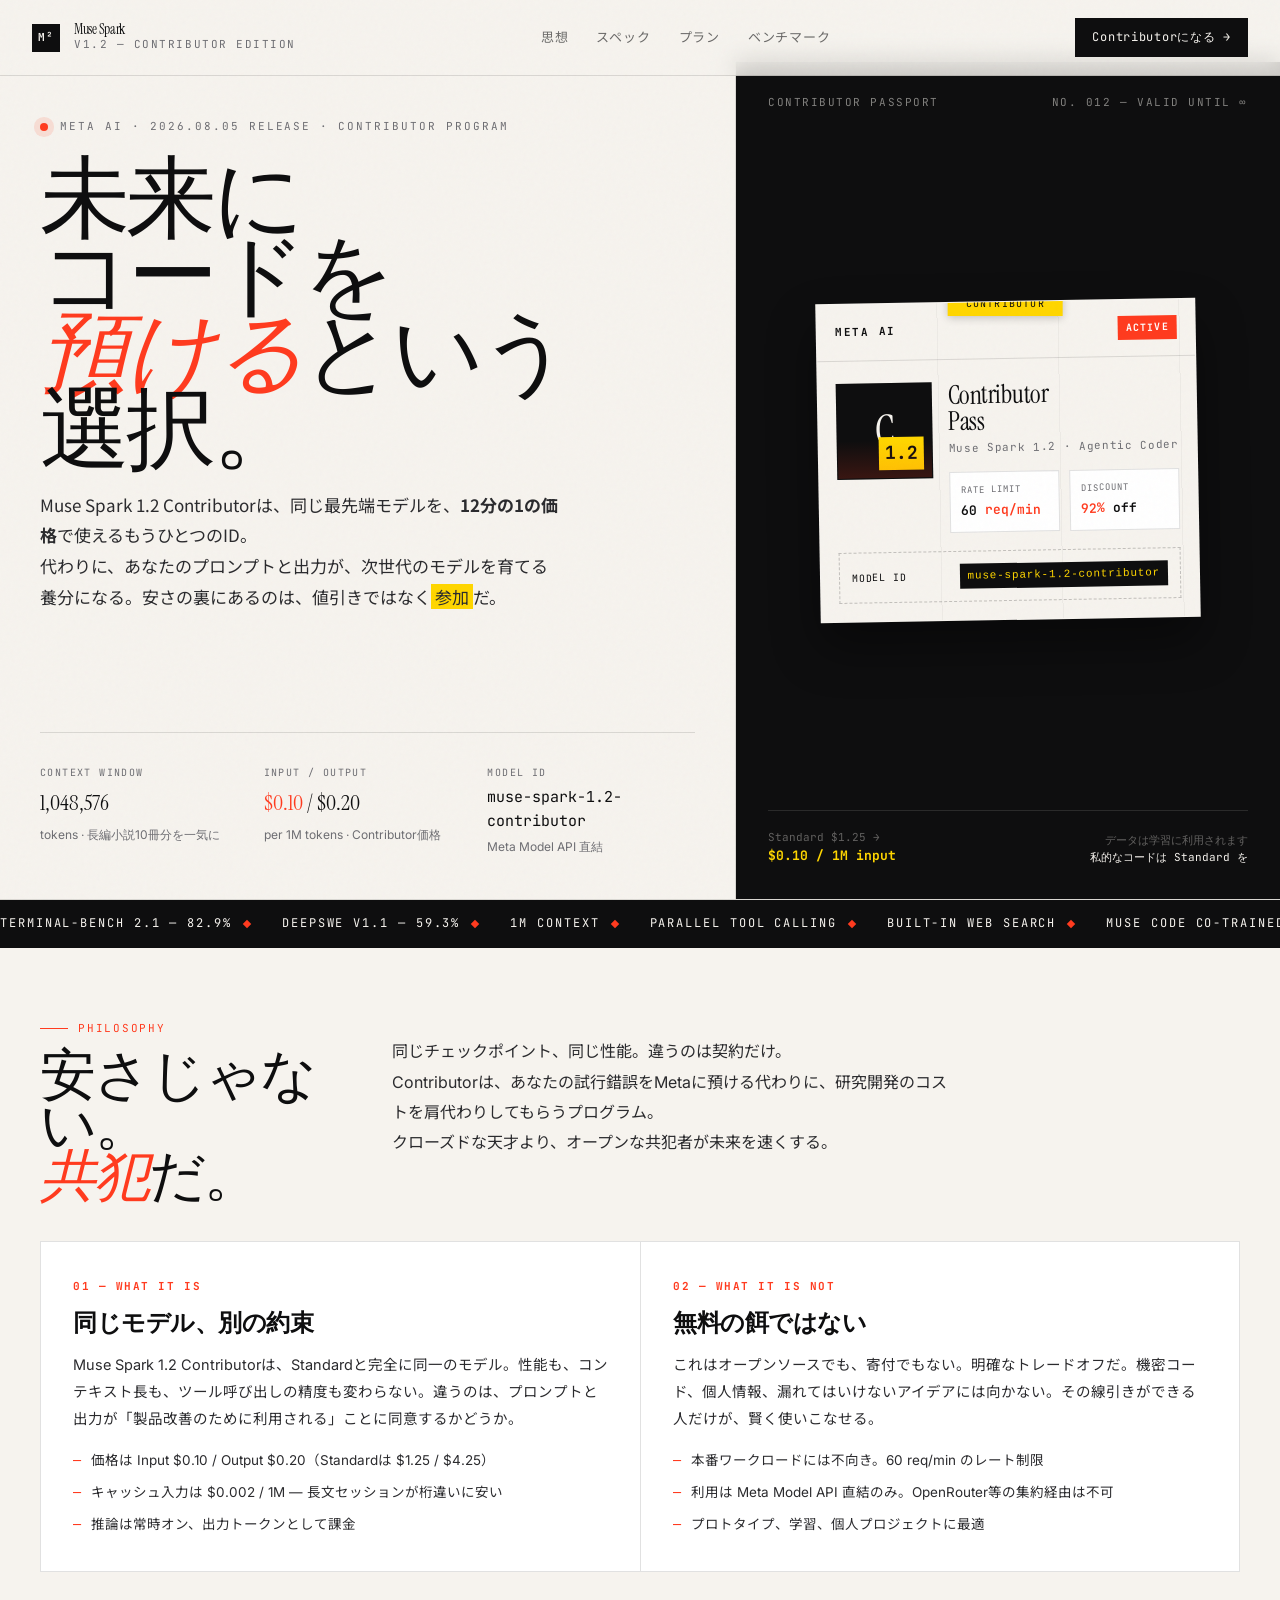
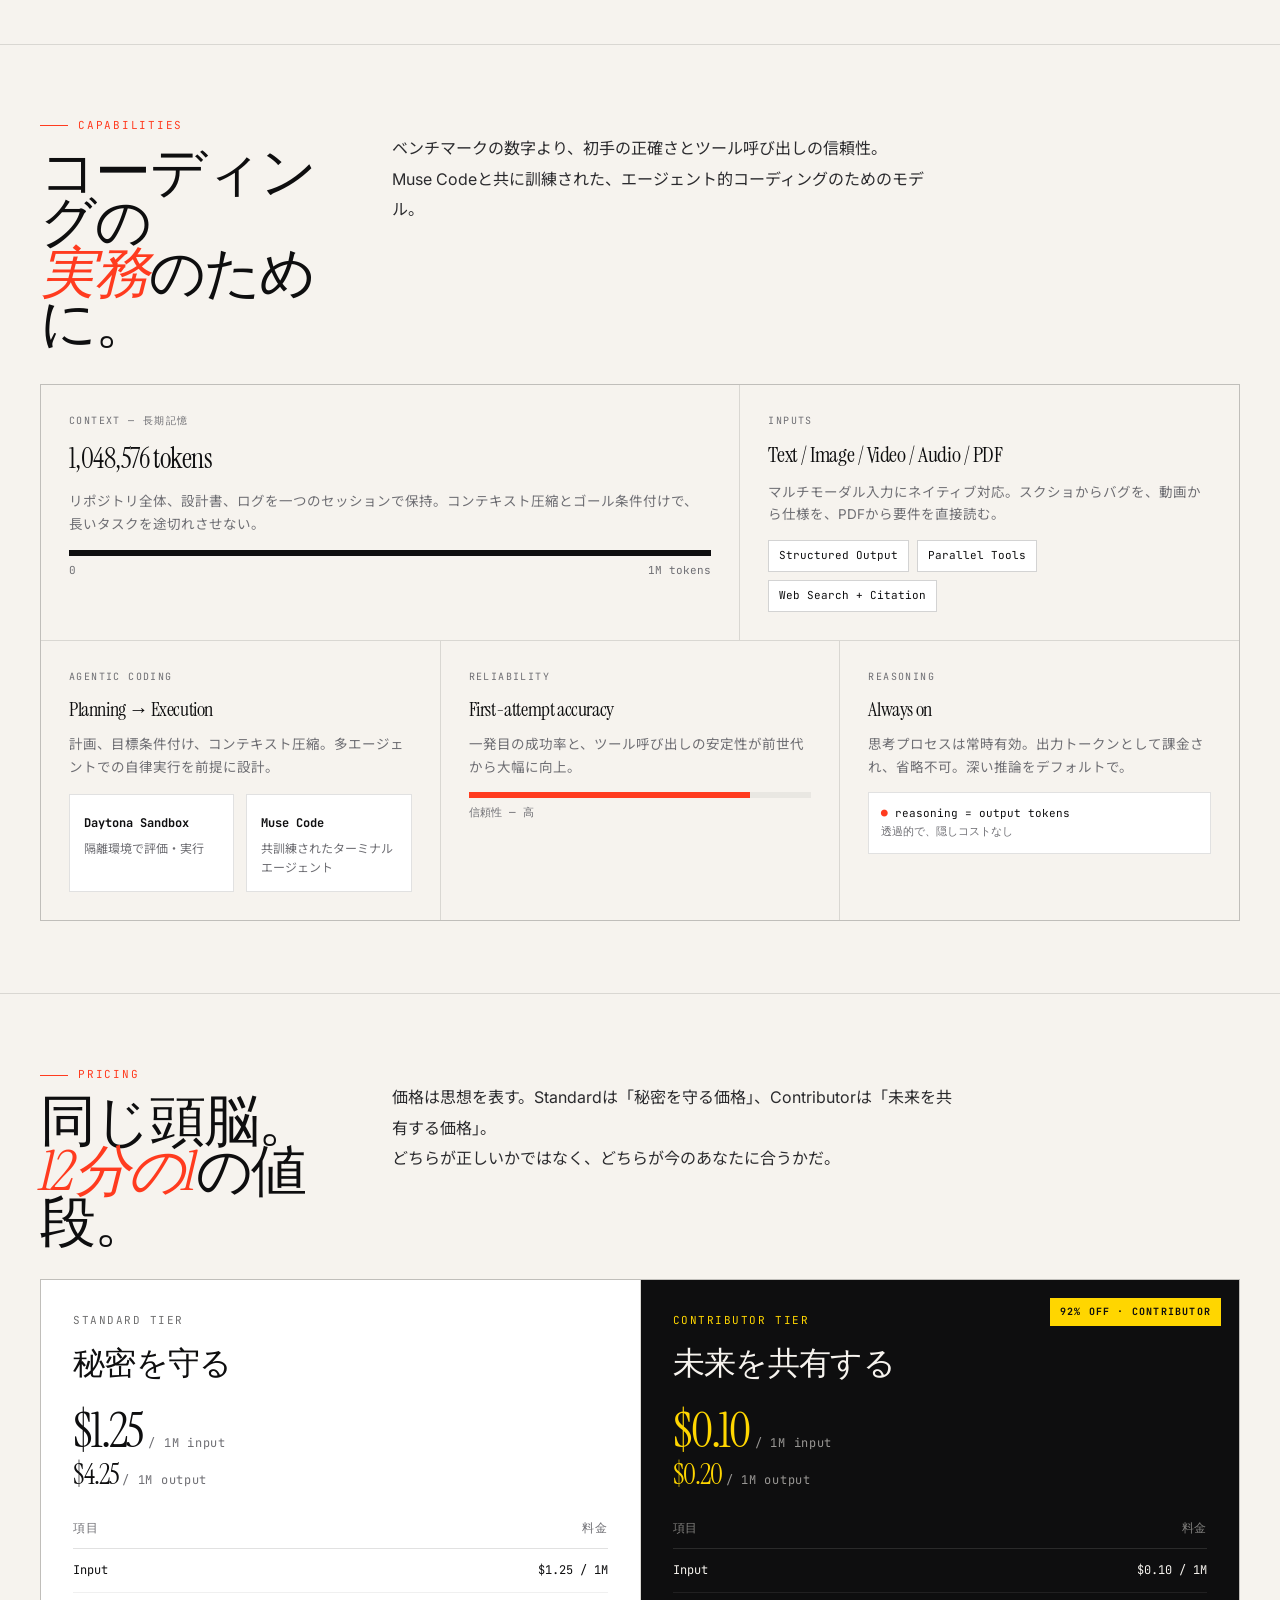
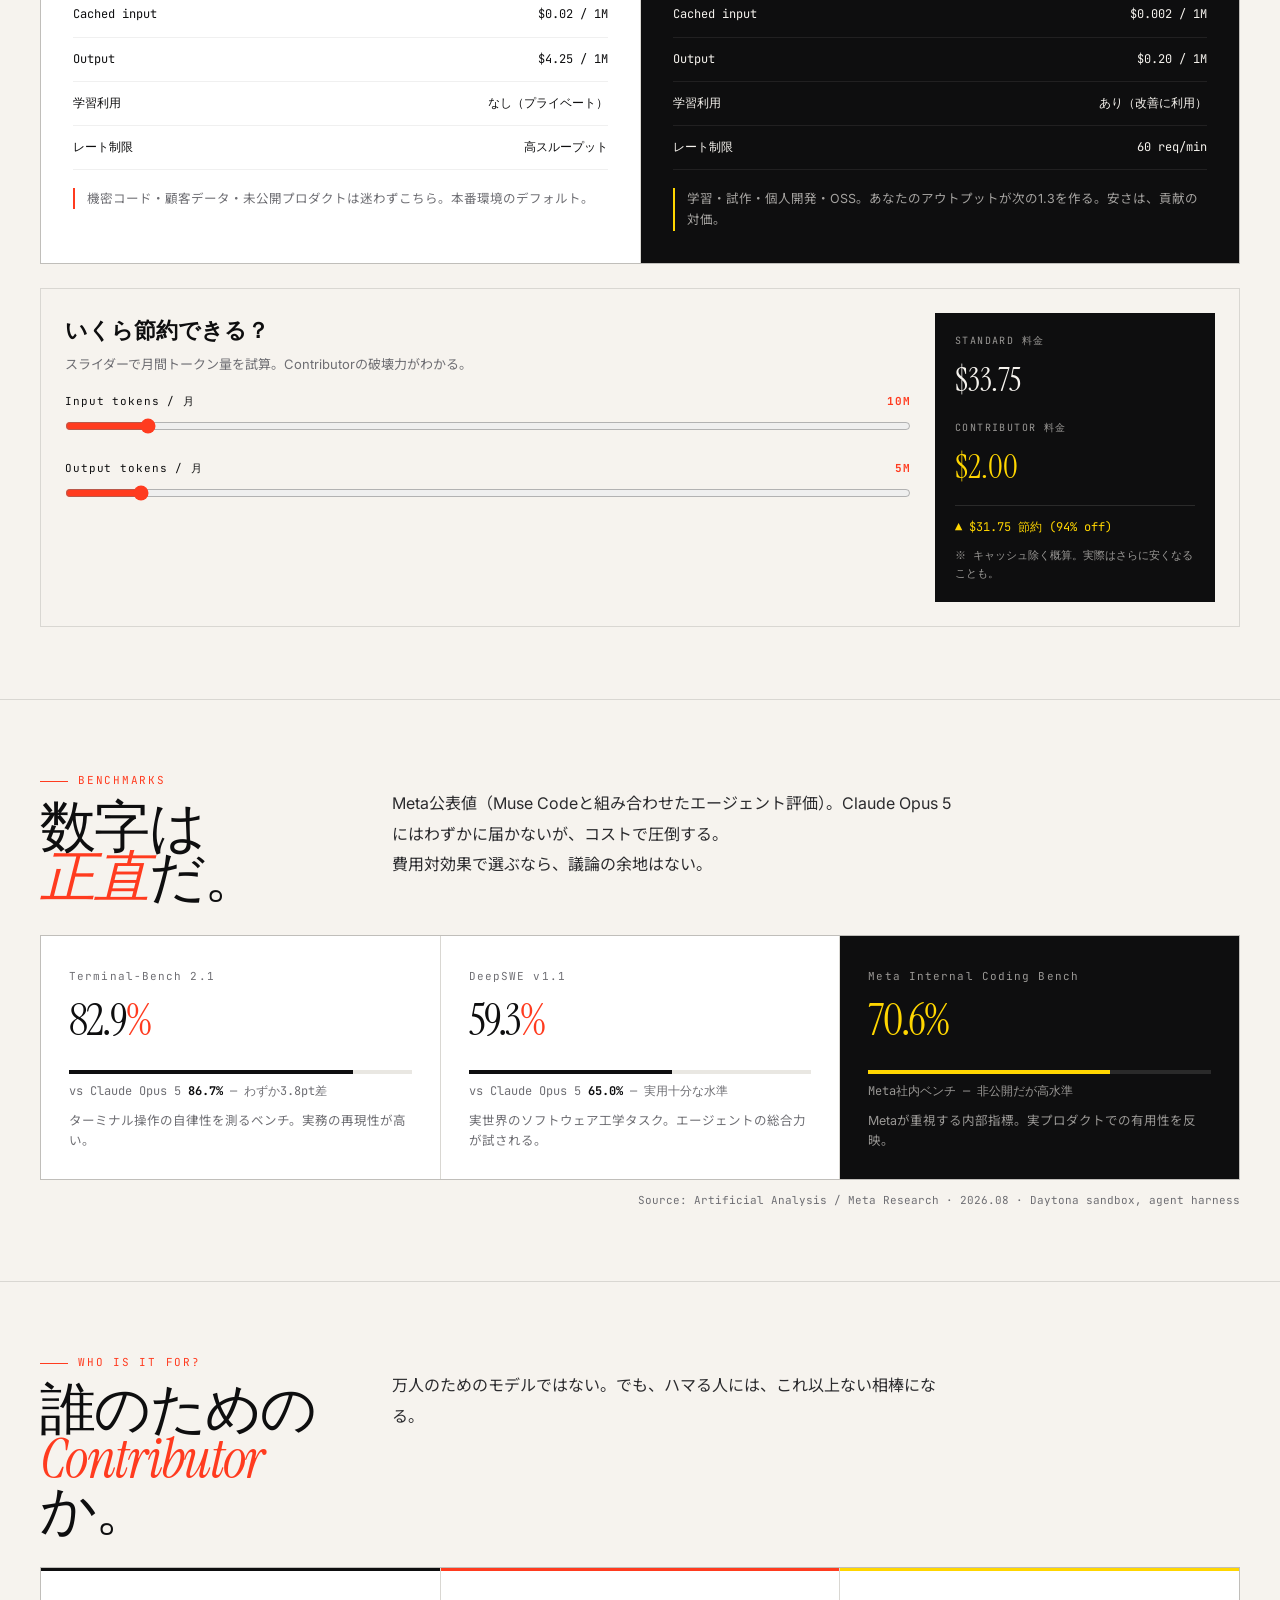
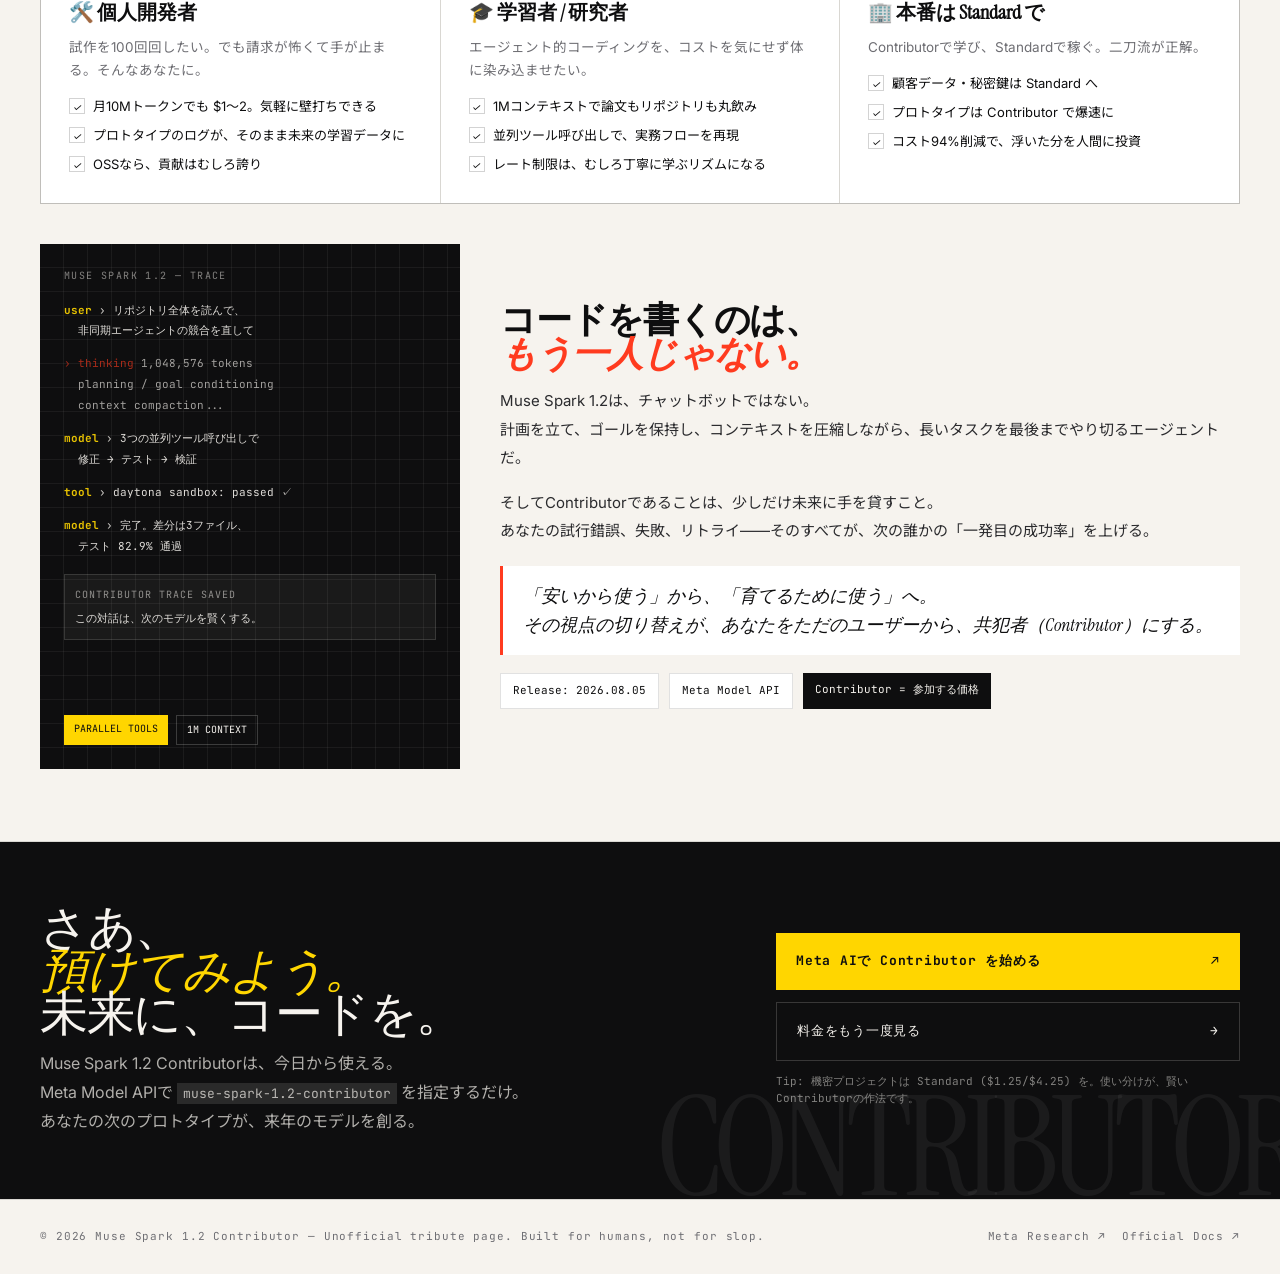
<file: muse-spark-contributor.html>
<!DOCTYPE html>
<html lang="ja">
<head>
<meta charset="UTF-8">
<meta name="viewport" content="width=device-width, initial-scale=1.0">
<title>Muse Spark 1.2 Contributor — 未来にコードを預ける人へ。</title>
<link rel="preconnect" href="https://fonts.googleapis.com">
<link href="https://fonts.googleapis.com/css2?family=Instrument+Serif:ital@0;1&family=JetBrains+Mono:wght@400;500&family=Inter:wght@400;500;600;700&family=Noto+Sans+JP:wght@400;500;700&display=swap" rel="stylesheet">
<style>
:root{
  --bg:#F6F3EE;
  --ink:#0E0E0F;
  --ink-2:#2B2B2E;
  --line:rgba(14,14,15,0.12);
  --line-strong:rgba(14,14,15,0.18);
  --orange:#FF3B1F;
  --yellow:#FFD600;
  --gray:#E9E7E2;
  --muted:#6E6E73;
}
*{margin:0;padding:0;box-sizing:border-box}
html{scroll-behavior:smooth}
body{
  font-family:"Inter","Noto Sans JP",system-ui,sans-serif;
  background:var(--bg);
  color:var(--ink);
  overflow-x:hidden;
  line-height:1.6;
  -webkit-font-smoothing:antialiased;
}
a{color:inherit;text-decoration:none}
::selection{background:var(--yellow)}

/* grain */
.grain{
  position:fixed;inset:0;pointer-events:none;opacity:.07;z-index:9999;
  background-image:url("data:image/svg+xml,%3Csvg viewBox='0 0 256 256' xmlns='http://www.w3.org/2000/svg'%3E%3Cfilter id='noise'%3E%3CfeTurbulence type='fractalNoise' baseFrequency='0.9' numOctaves='4' stitchTiles='stitch'/%3E%3C/filter%3E%3Crect width='100%25' height='100%25' filter='url(%23noise)' opacity='0.4'/%3E%3C/svg%3E");
  mix-blend-mode:multiply;
}

/* nav */
nav{
  position:fixed;top:0;left:0;right:0;z-index:50;
  display:flex;align-items:center;justify-content:space-between;
  padding:18px 32px;
  border-bottom:1px solid var(--line);
  background:rgba(246,243,238,0.82);
  backdrop-filter:blur(12px);
}
.nav-left{display:flex;align-items:center;gap:14px}
.mark{width:28px;height:28px;background:var(--ink);color:var(--bg);display:grid;place-items:center;font-family:"JetBrains Mono",monospace;font-size:11px;font-weight:700;letter-spacing:.08em}
.nav-meta{font-family:"JetBrains Mono",monospace;font-size:11px;letter-spacing:.14em;text-transform:uppercase;color:var(--muted)}
.nav-links{display:flex;gap:28px;font-size:13px;letter-spacing:.06em}
.nav-links a{opacity:.6;transition:.2s}
.nav-links a:hover{opacity:1}
.nav-cta{font-family:"JetBrains Mono",monospace;font-size:12px;padding:9px 16px;border:1px solid var(--ink);background:var(--ink);color:var(--bg);letter-spacing:.06em;transition:.2s}
.nav-cta:hover{background:transparent;color:var(--ink)}
@media(max-width:860px){ .nav-links{display:none} nav{padding:14px 18px}}

/* hero */
.hero{
  display:grid;
  grid-template-columns:1.15fr .85fr;
  min-height:100vh;
  border-bottom:1px solid var(--line);
  padding-top:62px;
}
.hero-left{
  border-right:1px solid var(--line);
  padding:56px 40px 40px;
  display:flex;flex-direction:column;
}
.hero-right{
  padding:32px;
  background:#0E0E0F;
  color:#F6F3EE;
  position:relative;
  overflow:hidden;
  display:flex;flex-direction:column;
}
@media(max-width:960px){
  .hero{grid-template-columns:1fr}
  .hero-left{border-right:none;border-bottom:1px solid var(--line)}
  .hero-right{min-height:560px}
}
.eyebrow{
  font-family:"JetBrains Mono",monospace;
  font-size:11px;letter-spacing:.18em;text-transform:uppercase;
  display:flex;align-items:center;gap:12px;
  color:var(--muted);
}
.eyebrow i{width:8px;height:8px;background:var(--orange);display:inline-block;border-radius:50%;box-shadow:0 0 0 6px rgba(255,59,31,.12);animation:pulse 2s infinite}
@keyframes pulse{0%{box-shadow:0 0 0 6px rgba(255,59,31,.12)}50%{box-shadow:0 0 0 10px rgba(255,59,31,0)}100%{box-shadow:0 0 0 6px rgba(255,59,31,.12)}}
.hero-h1{
  font-family:"Instrument Serif",serif;
  font-size:clamp(48px,7vw,92px);
  line-height:.86;
  letter-spacing:-.04em;
  margin-top:24px;
  font-weight:400;
}
.hero-h1 em{font-style:italic;font-weight:400;color:var(--orange)}
.hero-h1 span{display:block}
.hero-sub{
  margin-top:22px;
  font-size:17px;
  line-height:1.8;
  color:#2B2B2E;
  max-width:520px;
  font-family:"Noto Sans JP",sans-serif;
}
.hero-meta{
  margin-top:auto;
  padding-top:32px;
  display:grid;grid-template-columns:1fr 1fr 1fr;
  gap:16px;
  border-top:1px solid var(--line);
}
.hero-meta dt{font-family:"JetBrains Mono",monospace;font-size:10px;letter-spacing:.14em;text-transform:uppercase;color:var(--muted)}
.hero-meta dd{font-family:"Instrument Serif",serif;font-size:22px;margin-top:4px}
.hero-meta small{font-size:12px;color:var(--muted);font-family:"Inter",sans-serif}

/* contributor card */
.card-wrap{
  flex:1;display:grid;place-items:center;
  padding:20px 0;
}
.id-card{
  width:100%;max-width:380px;
  background:#F6F3EE;
  color:var(--ink);
  border:1px solid rgba(255,255,255,.08);
  position:relative;
  overflow:hidden;
  transform:rotate(-1deg);
  box-shadow:0 24px 48px rgba(0,0,0,.4), 0 1px 0 rgba(255,255,255,.1) inset;
}
.id-card::before{
  content:"";position:absolute;inset:0;
  background:repeating-linear-gradient(90deg, transparent 0 120px, rgba(14,14,15,.04) 120px 121px);
  pointer-events:none;
}
.card-head{
  display:flex;justify-content:space-between;align-items:center;
  padding:16px 18px;
  border-bottom:1px solid var(--line);
  font-family:"JetBrains Mono",monospace;font-size:10px;letter-spacing:.12em;text-transform:uppercase;
}
.card-head b{font-size:11px;letter-spacing:.16em}
.chip{padding:4px 8px;background:var(--orange);color:white;font-size:10px;font-weight:700}
.card-body{padding:22px 18px 18px;display:grid;grid-template-columns:96px 1fr;gap:16px}
.avatar{
  width:96px;height:96px;background:var(--ink);position:relative;overflow:hidden;
  display:grid;place-items:center;color:var(--bg);
  font-family:"Instrument Serif",serif;font-size:42px;
  border:1px solid var(--line-strong);
}
.avatar::after{
  content:"";position:absolute;inset:0;
  background:linear-gradient(180deg, transparent 60%, rgba(255,59,31,.18));
}
.card-name{font-family:"Instrument Serif",serif;font-size:26px;line-height:1;letter-spacing:-.02em}
.card-role{font-family:"JetBrains Mono",monospace;font-size:11px;color:var(--muted);margin-top:6px;letter-spacing:.06em}
.card-stats{margin-top:14px;display:grid;grid-template-columns:1fr 1fr;gap:10px}
.stat{border:1px solid var(--line);padding:10px;background:white}
.stat dt{font-family:"JetBrains Mono",monospace;font-size:9px;letter-spacing:.12em;text-transform:uppercase;color:var(--muted)}
.stat dd{font-family:"JetBrains Mono",monospace;font-size:13px;font-weight:600;margin-top:4px}
.stat dd span{color:var(--orange)}
.card-foot{
  margin:0 18px 18px;
  border:1px dashed rgba(14,14,15,.22);
  padding:12px;
  display:flex;justify-content:space-between;align-items:center;
  font-family:"JetBrains Mono",monospace;font-size:10px;letter-spacing:.08em;
}
.card-foot code{font-size:11px;background:var(--ink);color:var(--yellow);padding:4px 8px}
.tape{
  position:absolute;top:-10px;left:50%;transform:translateX(-50%) rotate(1deg);
  background:var(--yellow);padding:4px 18px;font-family:"JetBrains Mono",monospace;font-size:10px;letter-spacing:.12em;
  box-shadow:0 2px 8px rgba(0,0,0,.2);
}
.hero-right-foot{
  margin-top:auto;
  display:flex;justify-content:space-between;align-items:end;
  font-family:"JetBrains Mono",monospace;font-size:11px;
  color:rgba(246,243,238,.6);
  border-top:1px solid rgba(246,243,238,.12);
  padding-top:18px;
}
.hero-right-foot strong{color:var(--yellow);font-size:13px}

/* marquee */
.marquee{
  border-bottom:1px solid var(--line);
  overflow:hidden;white-space:nowrap;
  padding:14px 0;
  background:var(--ink);
  color:var(--bg);
  font-family:"JetBrains Mono",monospace;font-size:12px;letter-spacing:.16em;text-transform:uppercase;
}
.marquee-track{display:inline-flex;animation:marq 22s linear infinite;gap:32px;align-items:center}
.marquee-track span{display:inline-flex;align-items:center;gap:12px}
.marquee-track i{width:6px;height:6px;background:var(--orange);display:inline-block;transform:rotate(45deg)}
@keyframes marq{0%{transform:translateX(0)}100%{transform:translateX(-50%)}}

/* sections common */
.section{padding:72px 40px;border-bottom:1px solid var(--line)}
@media(max-width:700px){.section{padding:48px 20px}}
.section-head{
  display:grid;
  grid-template-columns:320px 1fr;
  gap:32px;
  align-items:start;
}
@media(max-width:900px){.section-head{grid-template-columns:1fr}}
.kicker{font-family:"JetBrains Mono",monospace;font-size:11px;letter-spacing:.16em;text-transform:uppercase;color:var(--orange);display:flex;align-items:center;gap:10px}
.kicker::before{content:"";width:28px;height:1px;background:var(--orange)}
.section-head h2{font-family:"Instrument Serif",serif;font-size:clamp(32px,4.5vw,56px);line-height:.9;letter-spacing:-.03em;font-weight:400;margin-top:12px}
.section-head h2 em{font-style:italic;color:var(--orange)}
.section-head p{font-size:16px;line-height:1.9;color:var(--ink-2);margin-top:16px;max-width:560px}

/* manifesto */
.manifesto{
  display:grid;
  grid-template-columns:1fr 1fr;
  gap:0;
  border:1px solid var(--line);
  margin-top:40px;
  background:white;
}
.manifesto > div{padding:36px 32px}
.manifesto > div + div{border-left:1px solid var(--line)}
@media(max-width:800px){.manifesto{grid-template-columns:1fr}.manifesto > div + div{border-left:none;border-top:1px solid var(--line)}}
.manifesto h3{font-family:"Instrument Serif",serif;font-size:24px;letter-spacing:-.02em}
.manifesto h3 span{font-family:"JetBrains Mono",monospace;font-size:11px;color:var(--orange);display:block;letter-spacing:.14em;margin-bottom:8px}
.manifesto p{font-size:14.5px;line-height:1.85;color:var(--ink-2);margin-top:10px}
.manifesto ul{list-style:none;margin-top:18px;display:grid;gap:10px}
.manifesto li{display:flex;gap:10px;font-size:13.5px;line-height:1.6;color:var(--ink-2)}
.manifesto li::before{content:"—";color:var(--orange);font-family:"JetBrains Mono",monospace}

/* specs grid */
.specs{
  display:grid;
  grid-template-columns:repeat(12,1fr);
  gap:1px;
  background:var(--line);
  border:1px solid var(--line);
  margin-top:36px;
}
.specs > div{background:var(--bg);padding:28px}
.specs .big{grid-column:span 7}
.specs .small{grid-column:span 5}
.specs .third{grid-column:span 4}
.specs .half{grid-column:span 6}
@media(max-width:900px){
  .specs .big,.specs .small,.specs .third,.specs .half{grid-column:span 12}
}
.spec-label{font-family:"JetBrains Mono",monospace;font-size:10px;letter-spacing:.14em;text-transform:uppercase;color:var(--muted)}
.spec-value{font-family:"Instrument Serif",serif;font-size:28px;margin-top:8px;letter-spacing:-.02em}
.spec-desc{font-size:13.5px;color:var(--muted);margin-top:8px;line-height:1.7}
.spec-list{display:flex;flex-wrap:wrap;gap:8px;margin-top:14px}
.spec-list span{font-family:"JetBrains Mono",monospace;font-size:11px;padding:6px 10px;border:1px solid var(--line-strong);background:white}
.bar{
  height:6px;background:var(--gray);margin-top:14px;position:relative;overflow:hidden
}
.bar i{position:absolute;inset:0 0 0 0;background:var(--ink);width:70%}
.bar.orange i{background:var(--orange)}
.mini-grid{display:grid;grid-template-columns:1fr 1fr;gap:12px;margin-top:16px}
.mini{border:1px solid var(--line);padding:14px;background:white}
.mini strong{font-family:"JetBrains Mono",monospace;font-size:12px}
.mini p{font-size:12px;color:var(--muted);margin-top:4px;line-height:1.6}

/* pricing */
.pricing{
  display:grid;
  grid-template-columns:1fr 1fr;
  gap:1px;
  background:var(--line);
  border:1px solid var(--line);
  margin-top:32px;
}
.pricing > div{padding:32px;background:white;position:relative}
.pricing .featured{background:var(--ink);color:var(--bg)}
@media(max-width:860px){.pricing{grid-template-columns:1fr}}
.price-kicker{font-family:"JetBrains Mono",monospace;font-size:11px;letter-spacing:.14em;text-transform:uppercase;opacity:.6}
.featured .price-kicker{color:var(--yellow);opacity:1}
.price-title{font-family:"Instrument Serif",serif;font-size:32px;margin-top:8px;letter-spacing:-.02em}
.price-num{font-family:"Instrument Serif",serif;font-size:48px;line-height:1;letter-spacing:-.04em;margin-top:18px}
.price-num small{font-family:"JetBrains Mono",monospace;font-size:12px;letter-spacing:.06em;color:var(--muted)}
.featured .price-num small{color:rgba(246,243,238,.6)}
.price-num em{font-style:normal;color:var(--orange)}
.featured .price-num em{color:var(--yellow)}
.price-table{width:100%;margin-top:20px;border-collapse:collapse;font-family:"JetBrains Mono",monospace;font-size:12px}
.price-table th{font-weight:500;text-align:left;padding:10px 0;border-bottom:1px solid var(--line);color:var(--muted);letter-spacing:.06em}
.price-table td{padding:12px 0;border-bottom:1px solid rgba(14,14,15,.06)}
.featured .price-table th{border-color:rgba(246,243,238,.12);color:rgba(246,243,238,.5)}
.featured .price-table td{border-color:rgba(246,243,238,.08)}
.badge{position:absolute;top:18px;right:18px;background:var(--yellow);color:var(--ink);font-family:"JetBrains Mono",monospace;font-size:10px;letter-spacing:.12em;padding:6px 10px;font-weight:700}
.note{margin-top:18px;font-size:12.5px;line-height:1.7;color:var(--muted);border-left:2px solid var(--orange);padding-left:12px}
.featured .note{color:rgba(246,243,238,.65);border-color:var(--yellow)}

/* calculator */
.calc{
  margin-top:24px;
  border:1px solid var(--line);
  background:var(--bg);
  padding:24px;
  display:grid;
  grid-template-columns:1fr 280px;
  gap:24px;
}
@media(max-width:860px){.calc{grid-template-columns:1fr}}
.calc h4{font-family:"Instrument Serif",serif;font-size:22px}
.calc p{font-size:13px;color:var(--muted);margin-top:6px}
.range-row{margin-top:18px}
.range-row label{font-family:"JetBrains Mono",monospace;font-size:11px;letter-spacing:.08em;display:flex;justify-content:space-between}
.range-row input[type=range]{width:100%;margin-top:8px;accent-color:var(--orange)}
.calc-result{
  background:var(--ink);color:var(--bg);padding:20px;
  display:flex;flex-direction:column;justify-content:center;
}
.calc-result dt{font-family:"JetBrains Mono",monospace;font-size:10px;letter-spacing:.14em;text-transform:uppercase;opacity:.6}
.calc-result dd{font-family:"Instrument Serif",serif;font-size:32px;margin-top:6px}
.calc-result dd small{font-family:"JetBrains Mono",monospace;font-size:11px;opacity:.6}
.calc-result .saving{margin-top:12px;padding-top:12px;border-top:1px solid rgba(246,243,238,.12);font-family:"JetBrains Mono",monospace;font-size:12px;color:var(--yellow)}

/* benchmark */
.bench{
  display:grid;grid-template-columns:repeat(3,1fr);gap:1px;background:var(--line);border:1px solid var(--line);margin-top:32px;
}
@media(max-width:800px){.bench{grid-template-columns:1fr}}
.bench > div{background:white;padding:28px}
.bench-num{font-family:"Instrument Serif",serif;font-size:44px;letter-spacing:-.04em}
.bench-num em{color:var(--orange);font-style:normal}
.bench-label{font-family:"JetBrains Mono",monospace;font-size:11px;letter-spacing:.1em;color:var(--muted);margin-top:4px}
.bench-bar{height:4px;background:var(--gray);margin-top:14px;position:relative}
.bench-bar i{position:absolute;left:0;top:0;bottom:0;background:var(--ink)}
.bench-vs{font-size:12px;color:var(--muted);margin-top:8px;font-family:"JetBrains Mono",monospace}
.bench-vs strong{color:var(--ink)}

/* for whom */
.personas{display:grid;grid-template-columns:repeat(3,1fr);gap:1px;background:var(--line);border:1px solid var(--line);margin-top:32px}
@media(max-width:860px){.personas{grid-template-columns:1fr}}
.persona{background:white;padding:28px;position:relative;overflow:hidden}
.persona::before{content:"";position:absolute;top:0;left:0;right:0;height:3px;background:var(--ink)}
.persona:nth-child(2)::before{background:var(--orange)}
.persona:nth-child(3)::before{background:var(--yellow)}
.persona h3{font-family:"Instrument Serif",serif;font-size:20px}
.persona p{font-size:13.5px;line-height:1.7;color:var(--muted);margin-top:8px}
.persona ul{margin-top:14px;list-style:none;display:grid;gap:8px}
.persona li{font-size:13px;display:flex;gap:8px;align-items:start}
.persona li i{width:16px;height:16px;border:1px solid var(--line-strong);display:grid;place-items:center;font-size:10px;margin-top:2px;flex-shrink:0}

/* story */
.story{
  display:grid;
  grid-template-columns:420px 1fr;
  gap:40px;
  margin-top:40px;
  align-items:center;
}
@media(max-width:900px){.story{grid-template-columns:1fr}}
.story-visual{
  aspect-ratio:4/5;
  background:var(--ink);
  position:relative;
  overflow:hidden;
  padding:24px;
  display:flex;flex-direction:column;
  color:var(--bg);
}
.story-visual::before{
  content:"";position:absolute;inset:0;
  background:
    linear-gradient(transparent 95%, rgba(246,243,238,.06) 95%),
    linear-gradient(90deg, transparent 95%, rgba(246,243,238,.06) 95%);
  background-size:24px 24px;
}
.code-lines{font-family:"JetBrains Mono",monospace;font-size:11px;line-height:1.9;opacity:.9;position:relative}
.code-lines b{color:var(--yellow)}
.code-lines em{color:var(--orange);font-style:normal}
.story-text h3{font-family:"Instrument Serif",serif;font-size:36px;line-height:.95;letter-spacing:-.03em}
.story-text h3 em{font-style:italic;color:var(--orange)}
.story-text p{font-size:15px;line-height:1.9;color:var(--ink-2);margin-top:16px}
.quote{
  margin-top:20px;
  border-left:3px solid var(--orange);
  padding:16px 20px;
  background:white;
  font-family:"Instrument Serif",serif;
  font-size:18px;
  line-height:1.6;
  font-style:italic;
}

/* cta */
.cta{
  background:var(--ink);
  color:var(--bg);
  padding:64px 40px;
  display:grid;
  grid-template-columns:1.2fr .8fr;
  gap:40px;
  align-items:center;
  position:relative;
  overflow:hidden;
}
@media(max-width:900px){.cta{grid-template-columns:1fr;padding:40px 20px}}
.cta::before{
  content:"CONTRIBUTOR";
  position:absolute;right:-20px;bottom:-18px;
  font-family:"Instrument Serif",serif;
  font-size:140px;line-height:1;letter-spacing:-.06em;
  color:rgba(246,243,238,.06);
  pointer-events:none;
}
.cta h2{font-family:"Instrument Serif",serif;font-size:clamp(32px,4vw,48px);line-height:.9;letter-spacing:-.03em;font-weight:400;position:relative}
.cta h2 em{font-style:italic;color:var(--yellow)}
.cta p{margin-top:14px;color:rgba(246,243,238,.7);line-height:1.8;position:relative}
.cta-actions{position:relative;display:grid;gap:12px}
.btn-primary{
  display:flex;align-items:center;justify-content:space-between;
  padding:18px 20px;background:var(--yellow);color:var(--ink);
  font-family:"JetBrains Mono",monospace;font-size:13px;letter-spacing:.06em;font-weight:700;
  transition:.2s;
}
.btn-primary:hover{transform:translateY(-2px);box-shadow:0 12px 24px rgba(0,0,0,.2)}
.btn-ghost{
  display:flex;align-items:center;justify-content:space-between;
  padding:18px 20px;border:1px solid rgba(246,243,238,.18);color:var(--bg);
  font-family:"JetBrains Mono",monospace;font-size:13px;letter-spacing:.06em;
}
.btn-ghost:hover{background:rgba(246,243,238,.06)}

/* footer */
footer{
  padding:28px 40px;
  display:flex;justify-content:space-between;align-items:center;
  font-family:"JetBrains Mono",monospace;font-size:11px;letter-spacing:.08em;
  color:var(--muted);
  border-top:1px solid var(--line);
}
@media(max-width:700px){footer{flex-direction:column;gap:12px;padding:24px 20px;text-align:center}}

/* reveal */
.reveal{opacity:0;transform:translateY(14px);transition:.7s cubic-bezier(.16,1,.3,1)}
.reveal.in{opacity:1;transform:none}

/* magnetic */
.magnetic{transition:transform .2s}
</style>
</head>
<body>
<div class="grain"></div>

<nav>
  <div class="nav-left">
    <div class="mark">M²</div>
    <div>
      <div style="font-family:'Instrument Serif',serif;font-size:14px;letter-spacing:-.02em;line-height:1">Muse Spark</div>
      <div class="nav-meta">v1.2 — Contributor Edition</div>
    </div>
  </div>
  <div class="nav-links">
    <a href="#philosophy">思想</a>
    <a href="#specs">スペック</a>
    <a href="#pricing">プラン</a>
    <a href="#bench">ベンチマーク</a>
  </div>
  <a class="nav-cta" href="#join">Contributorになる →</a>
</nav>

<section class="hero">
  <div class="hero-left">
    <div class="eyebrow"><i></i> Meta AI · 2026.08.05 Release · Contributor Program</div>
    <h1 class="hero-h1">
      <span>未来に</span>
      <span>コードを</span>
      <span><em>預ける</em>という</span>
      <span>選択。</span>
    </h1>
    <p class="hero-sub">
      Muse Spark 1.2 Contributorは、同じ最先端モデルを、<strong>12分の1の価格</strong>で使えるもうひとつのID。<br>
      代わりに、あなたのプロンプトと出力が、次世代のモデルを育てる養分になる。安さの裏にあるのは、値引きではなく<span style="background:var(--yellow);padding:0 4px">参加</span>だ。
    </p>
    <dl class="hero-meta">
      <div>
        <dt>Context Window</dt>
        <dd>1,048,576</dd>
        <small>tokens · 長編小説10冊分を一気に</small>
      </div>
      <div>
        <dt>Input / Output</dt>
        <dd><span style="color:var(--orange)">$0.10</span> / $0.20</dd>
        <small>per 1M tokens · Contributor価格</small>
      </div>
      <div>
        <dt>Model ID</dt>
        <dd style="font-family:'JetBrains Mono',monospace;font-size:15px">muse-spark-1.2-contributor</dd>
        <small>Meta Model API 直結</small>
      </div>
    </dl>
  </div>

  <div class="hero-right">
    <div style="display:flex;justify-content:space-between;align-items:center;font-family:'JetBrains Mono',monospace;font-size:11px;letter-spacing:.14em;text-transform:uppercase;color:rgba(246,243,238,.5)">
      <span>Contributor Passport</span>
      <span>No. 012 — Valid Until ∞</span>
    </div>

    <div class="card-wrap">
      <div class="id-card magnetic" id="idCard">
        <div class="tape">CONTRIBUTOR</div>
        <div class="card-head">
          <b>META AI</b>
          <span class="chip">ACTIVE</span>
        </div>
        <div class="card-body">
          <div class="avatar">C<span style="font-size:18px;position:absolute;bottom:8px;right:8px;background:var(--yellow);color:var(--ink);padding:2px 6px;font-family:'JetBrains Mono',monospace;font-weight:700">1.2</span></div>
          <div>
            <div class="card-name">Contributor<br>Pass</div>
            <div class="card-role">Muse Spark 1.2 · Agentic Coder</div>
            <div class="card-stats">
              <div class="stat">
                <dt>Rate Limit</dt>
                <dd>60 <span>req/min</span></dd>
              </div>
              <div class="stat">
                <dt>Discount</dt>
                <dd><span>92%</span> off</dd>
              </div>
            </div>
          </div>
        </div>
        <div class="card-foot">
          <span>MODEL ID</span>
          <code>muse-spark-1.2-contributor</code>
        </div>
      </div>
    </div>

    <div class="hero-right-foot">
      <div>
        <div style="opacity:.6">Standard $1.25 →</div>
        <strong>$0.10 / 1M input</strong>
      </div>
      <div style="text-align:right">
        <div style="opacity:.6">データは学習に利用されます</div>
        <div style="color:var(--bg)">私的なコードは Standard を</div>
      </div>
    </div>
  </div>
</section>

<div class="marquee">
  <div class="marquee-track">
    <span>Terminal-Bench 2.1 — 82.9% <i></i></span>
    <span>DeepSWE v1.1 — 59.3% <i></i></span>
    <span>1M Context <i></i></span>
    <span>Parallel Tool Calling <i></i></span>
    <span>Built-in Web Search <i></i></span>
    <span>Muse Code Co-trained <i></i></span>
    <span>Terminal-Bench 2.1 — 82.9% <i></i></span>
    <span>DeepSWE v1.1 — 59.3% <i></i></span>
    <span>1M Context <i></i></span>
    <span>Parallel Tool Calling <i></i></span>
  </div>
</div>

<section class="section reveal" id="philosophy">
  <div class="section-head">
    <div>
      <div class="kicker">Philosophy</div>
      <h2>安さじゃない。<br><em>共犯</em>だ。</h2>
    </div>
    <p>
      同じチェックポイント、同じ性能。違うのは契約だけ。<br>
      Contributorは、あなたの試行錯誤をMetaに預ける代わりに、研究開発のコストを肩代わりしてもらうプログラム。<br>
      クローズドな天才より、オープンな共犯者が未来を速くする。
    </p>
  </div>

  <div class="manifesto">
    <div>
      <h3><span>01 — WHAT IT IS</span>同じモデル、別の約束</h3>
      <p>
        Muse Spark 1.2 Contributorは、Standardと完全に同一のモデル。性能も、コンテキスト長も、ツール呼び出しの精度も変わらない。違うのは、プロンプトと出力が「製品改善のために利用される」ことに同意するかどうか。
      </p>
      <ul>
        <li>価格は Input $0.10 / Output $0.20（Standardは $1.25 / $4.25）</li>
        <li>キャッシュ入力は $0.002 / 1M — 長文セッションが桁違いに安い</li>
        <li>推論は常時オン、出力トークンとして課金</li>
      </ul>
    </div>
    <div>
      <h3><span>02 — WHAT IT IS NOT</span>無料の餌ではない</h3>
      <p>
        これはオープンソースでも、寄付でもない。明確なトレードオフだ。機密コード、個人情報、漏れてはいけないアイデアには向かない。その線引きができる人だけが、賢く使いこなせる。
      </p>
      <ul>
        <li>本番ワークロードには不向き。60 req/min のレート制限</li>
        <li>利用は Meta Model API 直結のみ。OpenRouter等の集約経由は不可</li>
        <li>プロトタイプ、学習、個人プロジェクトに最適</li>
      </ul>
    </div>
  </div>
</section>

<section class="section reveal" id="specs">
  <div class="section-head">
    <div>
      <div class="kicker">Capabilities</div>
      <h2>コーディングの<br><em>実務</em>のために。</h2>
    </div>
    <p>
      ベンチマークの数字より、初手の正確さとツール呼び出しの信頼性。<br>
      Muse Codeと共に訓練された、エージェント的コーディングのためのモデル。
    </p>
  </div>

  <div class="specs">
    <div class="big">
      <div class="spec-label">Context — 長期記憶</div>
      <div class="spec-value">1,048,576 tokens</div>
      <div class="spec-desc">リポジトリ全体、設計書、ログを一つのセッションで保持。コンテキスト圧縮とゴール条件付けで、長いタスクを途切れさせない。</div>
      <div class="bar"><i style="width:100%"></i></div>
      <div style="display:flex;justify-content:space-between;font-family:'JetBrains Mono',monospace;font-size:11px;color:var(--muted);margin-top:6px">
        <span>0</span><span>1M tokens</span>
      </div>
    </div>
    <div class="small">
      <div class="spec-label">Inputs</div>
      <div class="spec-value" style="font-size:22px">Text / Image / Video / Audio / PDF</div>
      <div class="spec-desc">マルチモーダル入力にネイティブ対応。スクショからバグを、動画から仕様を、PDFから要件を直接読む。</div>
      <div class="spec-list">
        <span>Structured Output</span><span>Parallel Tools</span><span>Web Search + Citation</span>
      </div>
    </div>
    <div class="third">
      <div class="spec-label">Agentic Coding</div>
      <div class="spec-value" style="font-size:20px">Planning → Execution</div>
      <div class="spec-desc">計画、目標条件付け、コンテキスト圧縮。多エージェントでの自律実行を前提に設計。</div>
      <div class="mini-grid">
        <div class="mini"><strong>Daytona Sandbox</strong><p>隔離環境で評価・実行</p></div>
        <div class="mini"><strong>Muse Code</strong><p>共訓練されたターミナルエージェント</p></div>
      </div>
    </div>
    <div class="third">
      <div class="spec-label">Reliability</div>
      <div class="spec-value" style="font-size:20px">First-attempt accuracy</div>
      <div class="spec-desc">一発目の成功率と、ツール呼び出しの安定性が前世代から大幅に向上。</div>
      <div class="bar orange"><i style="width:82%"></i></div>
      <div style="font-family:'JetBrains Mono',monospace;font-size:11px;color:var(--muted);margin-top:6px">信頼性 — 高</div>
    </div>
    <div class="third">
      <div class="spec-label">Reasoning</div>
      <div class="spec-value" style="font-size:20px">Always on</div>
      <div class="spec-desc">思考プロセスは常時有効。出力トークンとして課金され、省略不可。深い推論をデフォルトで。</div>
      <div style="margin-top:14px;padding:12px;background:white;border:1px solid var(--line);font-family:'JetBrains Mono',monospace;font-size:11px;line-height:1.6">
        <span style="color:var(--orange)">●</span> reasoning = output tokens<br>
        <span style="color:var(--muted)">透過的で、隠しコストなし</span>
      </div>
    </div>
  </div>
</section>

<section class="section reveal" id="pricing">
  <div class="section-head">
    <div>
      <div class="kicker">Pricing</div>
      <h2>同じ頭脳。<br><em>12分の1</em>の値段。</h2>
    </div>
    <p>
      価格は思想を表す。Standardは「秘密を守る価格」、Contributorは「未来を共有する価格」。<br>
      どちらが正しいかではなく、どちらが今のあなたに合うかだ。
    </p>
  </div>

  <div class="pricing">
    <div>
      <div class="price-kicker">Standard Tier</div>
      <div class="price-title">秘密を守る</div>
      <div class="price-num">$1.25 <small>/ 1M input</small></div>
      <div class="price-num" style="font-size:28px;margin-top:6px">$4.25 <small>/ 1M output</small></div>
      <table class="price-table">
        <tr><th>項目</th><th style="text-align:right">料金</th></tr>
        <tr><td>Input</td><td style="text-align:right">$1.25 / 1M</td></tr>
        <tr><td>Cached input</td><td style="text-align:right">$0.02 / 1M</td></tr>
        <tr><td>Output</td><td style="text-align:right">$4.25 / 1M</td></tr>
        <tr><td>学習利用</td><td style="text-align:right">なし（プライベート）</td></tr>
        <tr><td>レート制限</td><td style="text-align:right">高スループット</td></tr>
      </table>
      <div class="note">機密コード・顧客データ・未公開プロダクトは迷わずこちら。本番環境のデフォルト。</div>
    </div>
    <div class="featured">
      <div class="badge">92% OFF · CONTRIBUTOR</div>
      <div class="price-kicker">Contributor Tier</div>
      <div class="price-title">未来を共有する</div>
      <div class="price-num"><em>$0.10</em> <small>/ 1M input</small></div>
      <div class="price-num" style="font-size:28px;margin-top:6px"><em>$0.20</em> <small>/ 1M output</small></div>
      <table class="price-table">
        <tr><th>項目</th><th style="text-align:right">料金</th></tr>
        <tr><td>Input</td><td style="text-align:right">$0.10 / 1M</td></tr>
        <tr><td>Cached input</td><td style="text-align:right">$0.002 / 1M</td></tr>
        <tr><td>Output</td><td style="text-align:right">$0.20 / 1M</td></tr>
        <tr><td>学習利用</td><td style="text-align:right">あり（改善に利用）</td></tr>
        <tr><td>レート制限</td><td style="text-align:right">60 req/min</td></tr>
      </table>
      <div class="note">学習・試作・個人開発・OSS。あなたのアウトプットが次の1.3を作る。安さは、貢献の対価。</div>
    </div>
  </div>

  <div class="calc reveal">
    <div>
      <h4>いくら節約できる？</h4>
      <p>スライダーで月間トークン量を試算。Contributorの破壊力がわかる。</p>
      <div class="range-row">
        <label><span>Input tokens / 月</span><span id="inputVal" style="color:var(--orange);font-weight:700">10M</span></label>
        <input type="range" id="inputRange" min="1" max="100" value="10">
      </div>
      <div class="range-row">
        <label><span>Output tokens / 月</span><span id="outputVal" style="color:var(--orange);font-weight:700">5M</span></label>
        <input type="range" id="outputRange" min="1" max="50" value="5">
      </div>
    </div>
    <div class="calc-result">
      <div>
        <dt>Standard 料金</dt>
        <dd id="standardPrice">$33.75</dd>
      </div>
      <div style="margin-top:14px">
        <dt>Contributor 料金</dt>
        <dd id="contribPrice" style="color:var(--yellow)">$2.00</dd>
      </div>
      <div class="saving" id="saving">▲ $31.75 節約 (94% off)</div>
      <div style="margin-top:10px;font-size:11px;opacity:.6;font-family:'JetBrains Mono',monospace">※ キャッシュ除く概算。実際はさらに安くなることも。</div>
    </div>
  </div>
</section>

<section class="section reveal" id="bench">
  <div class="section-head">
    <div>
      <div class="kicker">Benchmarks</div>
      <h2>数字は<br><em>正直</em>だ。</h2>
    </div>
    <p>
      Meta公表値（Muse Codeと組み合わせたエージェント評価）。Claude Opus 5にはわずかに届かないが、コストで圧倒する。<br>
      費用対効果で選ぶなら、議論の余地はない。
    </p>
  </div>

  <div class="bench">
    <div>
      <div class="bench-label">Terminal-Bench 2.1</div>
      <div class="bench-num">82.9<em>%</em></div>
      <div class="bench-bar"><i style="width:82.9%"></i></div>
      <div class="bench-vs">vs Claude Opus 5 <strong>86.7%</strong> — わずか3.8pt差</div>
      <p style="font-size:12.5px;color:var(--muted);margin-top:10px;line-height:1.6">ターミナル操作の自律性を測るベンチ。実務の再現性が高い。</p>
    </div>
    <div>
      <div class="bench-label">DeepSWE v1.1</div>
      <div class="bench-num">59.3<em>%</em></div>
      <div class="bench-bar"><i style="width:59.3%"></i></div>
      <div class="bench-vs">vs Claude Opus 5 <strong>65.0%</strong> — 実用十分な水準</div>
      <p style="font-size:12.5px;color:var(--muted);margin-top:10px;line-height:1.6">実世界のソフトウェア工学タスク。エージェントの総合力が試される。</p>
    </div>
    <div style="background:var(--ink);color:var(--bg)">
      <div class="bench-label" style="color:rgba(246,243,238,.6)">Meta Internal Coding Bench</div>
      <div class="bench-num" style="color:var(--yellow)">70.6<em style="color:var(--yellow)">%</em></div>
      <div class="bench-bar" style="background:rgba(246,243,238,.12)"><i style="width:70.6%;background:var(--yellow)"></i></div>
      <div class="bench-vs" style="color:rgba(246,243,238,.6)">Meta社内ベンチ — 非公開だが高水準</div>
      <p style="font-size:12.5px;color:rgba(246,243,238,.6);margin-top:10px;line-height:1.6">Metaが重視する内部指標。実プロダクトでの有用性を反映。</p>
    </div>
  </div>
  <div style="margin-top:12px;font-family:'JetBrains Mono',monospace;font-size:11px;color:var(--muted);text-align:right">Source: Artificial Analysis / Meta Research · 2026.08 · Daytona sandbox, agent harness</div>
</section>

<section class="section reveal">
  <div class="section-head">
    <div>
      <div class="kicker">Who is it for?</div>
      <h2>誰のための<br><em>Contributor</em>か。</h2>
    </div>
    <p>万人のためのモデルではない。でも、ハマる人には、これ以上ない相棒になる。</p>
  </div>

  <div class="personas">
    <div class="persona">
      <h3>🛠️ 個人開発者</h3>
      <p>試作を100回回したい。でも請求が怖くて手が止まる。そんなあなたに。</p>
      <ul>
        <li><i>✓</i> 月10Mトークンでも $1〜2。気軽に壁打ちできる</li>
        <li><i>✓</i> プロトタイプのログが、そのまま未来の学習データに</li>
        <li><i>✓</i> OSSなら、貢献はむしろ誇り</li>
      </ul>
    </div>
    <div class="persona">
      <h3>🎓 学習者 / 研究者</h3>
      <p>エージェント的コーディングを、コストを気にせず体に染み込ませたい。</p>
      <ul>
        <li><i>✓</i> 1Mコンテキストで論文もリポジトリも丸飲み</li>
        <li><i>✓</i> 並列ツール呼び出しで、実務フローを再現</li>
        <li><i>✓</i> レート制限は、むしろ丁寧に学ぶリズムになる</li>
      </ul>
    </div>
    <div class="persona">
      <h3>🏢 本番は Standard で</h3>
      <p>Contributorで学び、Standardで稼ぐ。二刀流が正解。</p>
      <ul>
        <li><i>✓</i> 顧客データ・秘密鍵は Standard へ</li>
        <li><i>✓</i> プロトタイプは Contributor で爆速に</li>
        <li><i>✓</i> コスト94%削減で、浮いた分を人間に投資</li>
      </ul>
    </div>
  </div>

  <div class="story">
    <div class="story-visual">
      <div style="font-family:'JetBrains Mono',monospace;font-size:10px;letter-spacing:.14em;opacity:.5">MUSE SPARK 1.2 — TRACE</div>
      <div class="code-lines" style="margin-top:16px">
        <div><b>user</b> › リポジトリ全体を読んで、<br>&nbsp;&nbsp;非同期エージェントの競合を直して</div>
        <div style="margin-top:12px;opacity:.7"><em>› thinking</em> 1,048,576 tokens<br>&nbsp;&nbsp;planning / goal conditioning<br>&nbsp;&nbsp;context compaction...</div>
        <div style="margin-top:12px"><b>model</b> › 3つの並列ツール呼び出しで<br>&nbsp;&nbsp;修正 → テスト → 検証</div>
        <div style="margin-top:12px"><b>tool</b> › daytona sandbox: passed ✓</div>
        <div style="margin-top:12px"><b>model</b> › 完了。差分は3ファイル、<br>&nbsp;&nbsp;テスト 82.9% 通過</div>
        <div style="margin-top:18px;padding:10px;border:1px solid rgba(246,243,238,.15);background:rgba(246,243,238,.06)">
          <div style="font-size:10px;letter-spacing:.1em;opacity:.6">CONTRIBUTOR TRACE SAVED</div>
          <div style="font-size:11px;margin-top:4px">この対話は、次のモデルを賢くする。</div>
        </div>
      </div>
      <div style="margin-top:auto;display:flex;gap:8px;position:relative">
        <span style="font-family:'JetBrains Mono',monospace;font-size:10px;padding:6px 10px;background:var(--yellow);color:var(--ink)">PARALLEL TOOLS</span>
        <span style="font-family:'JetBrains Mono',monospace;font-size:10px;padding:6px 10px;border:1px solid rgba(246,243,238,.2)">1M CONTEXT</span>
      </div>
    </div>
    <div class="story-text">
      <h3>コードを書くのは、<br><em>もう一人じゃない。</em></h3>
      <p>
        Muse Spark 1.2は、チャットボットではない。<br>
        計画を立て、ゴールを保持し、コンテキストを圧縮しながら、長いタスクを最後までやり切るエージェントだ。
      </p>
      <p>
        そしてContributorであることは、少しだけ未来に手を貸すこと。<br>
        あなたの試行錯誤、失敗、リトライ——そのすべてが、次の誰かの「一発目の成功率」を上げる。
      </p>
      <div class="quote">
        「安いから使う」から、「育てるために使う」へ。<br>
        その視点の切り替えが、あなたをただのユーザーから、共犯者（Contributor）にする。
      </div>
      <div style="margin-top:18px;display:flex;gap:10px;flex-wrap:wrap">
        <span style="font-family:'JetBrains Mono',monospace;font-size:11px;padding:8px 12px;border:1px solid var(--line);background:white">Release: 2026.08.05</span>
        <span style="font-family:'JetBrains Mono',monospace;font-size:11px;padding:8px 12px;border:1px solid var(--line);background:white">Meta Model API</span>
        <span style="font-family:'JetBrains Mono',monospace;font-size:11px;padding:8px 12px;background:var(--ink);color:var(--bg)">Contributor = 参加する価格</span>
      </div>
    </div>
  </div>
</section>

<section class="cta" id="join">
  <div>
    <h2>さあ、<br><em>預けてみよう。</em><br>未来に、コードを。</h2>
    <p>
      Muse Spark 1.2 Contributorは、今日から使える。<br>
      Meta Model APIで <code style="background:rgba(246,243,238,.12);padding:2px 6px;font-family:'JetBrains Mono',monospace;font-size:13px">muse-spark-1.2-contributor</code> を指定するだけ。<br>
      あなたの次のプロトタイプが、来年のモデルを創る。
    </p>
  </div>
  <div class="cta-actions">
    <a class="btn-primary" href="https://developer.meta.com/ai/models/muse-spark/" target="_blank">
      <span>Meta AIで Contributor を始める</span>
      <span>↗</span>
    </a>
    <a class="btn-ghost" href="#pricing">
      <span>料金をもう一度見る</span>
      <span>→</span>
    </a>
    <div style="font-family:'JetBrains Mono',monospace;font-size:11px;color:rgba(246,243,238,.5);line-height:1.6">
      Tip: 機密プロジェクトは Standard ($1.25/$4.25) を。使い分けが、賢いContributorの作法です。
    </div>
  </div>
</section>

<footer>
  <div>© 2026 Muse Spark 1.2 Contributor — Unofficial tribute page. Built for humans, not for slop.</div>
  <div style="display:flex;gap:16px">
    <a href="https://research.meta.ai/blog/introducing-muse-code-and-muse-spark-1-2" target="_blank">Meta Research ↗</a>
    <a href="https://developer.meta.com/ai/models/muse-spark/" target="_blank">Official Docs ↗</a>
  </div>
</footer>

<script>
// reveal on scroll
const io = new IntersectionObserver(es=>{
  es.forEach(e=>{ if(e.isIntersecting) e.target.classList.add('in') })
},{threshold:.12});
document.querySelectorAll('.reveal').forEach(el=>io.observe(el));

// magnetic card
const card = document.getElementById('idCard');
const wrap = document.querySelector('.card-wrap');
if(card && wrap){
  wrap.addEventListener('mousemove', e=>{
    const r = wrap.getBoundingClientRect();
    const x = (e.clientX - r.left - r.width/2)/18;
    const y = (e.clientY - r.top - r.height/2)/18;
    card.style.transform = `rotate(-1deg) translate(${x}px, ${y}px) rotateX(${-y}deg) rotateY(${x}deg)`;
  });
  wrap.addEventListener('mouseleave', ()=> card.style.transform='rotate(-1deg)');
}

// calculator
const inR = document.getElementById('inputRange');
const outR = document.getElementById('outputRange');
const inV = document.getElementById('inputVal');
const outV = document.getElementById('outputVal');
const sP = document.getElementById('standardPrice');
const cP = document.getElementById('contribPrice');
const saving = document.getElementById('saving');
function updateCalc(){
  const inp = parseInt(inR.value);
  const out = parseInt(outR.value);
  inV.textContent = inp + 'M';
  outV.textContent = out + 'M';
  const std = inp*1.25 + out*4.25;
  const contrib = inp*0.10 + out*0.20;
  const save = std - contrib;
  const pct = Math.round(save/std*100);
  sP.textContent = '$' + std.toFixed(2);
  cP.textContent = '$' + contrib.toFixed(2);
  saving.textContent = '▲ $' + save.toFixed(2) + ' 節約 (' + pct + '% off)';
}
inR.addEventListener('input', updateCalc);
outR.addEventListener('input', updateCalc);
updateCalc();

// smooth magnetic for buttons
document.querySelectorAll('.magnetic').forEach(el=>{
  el.addEventListener('mousemove', e=>{
    const r=el.getBoundingClientRect();
    el.style.transform=`translate(${(e.clientX-r.left-r.width/2)/8}px, ${(e.clientY-r.top-r.height/2)/8}px)`;
  });
  el.addEventListener('mouseleave', ()=> el.style.transform='');
});
</script>
</body>
</html>
</file>
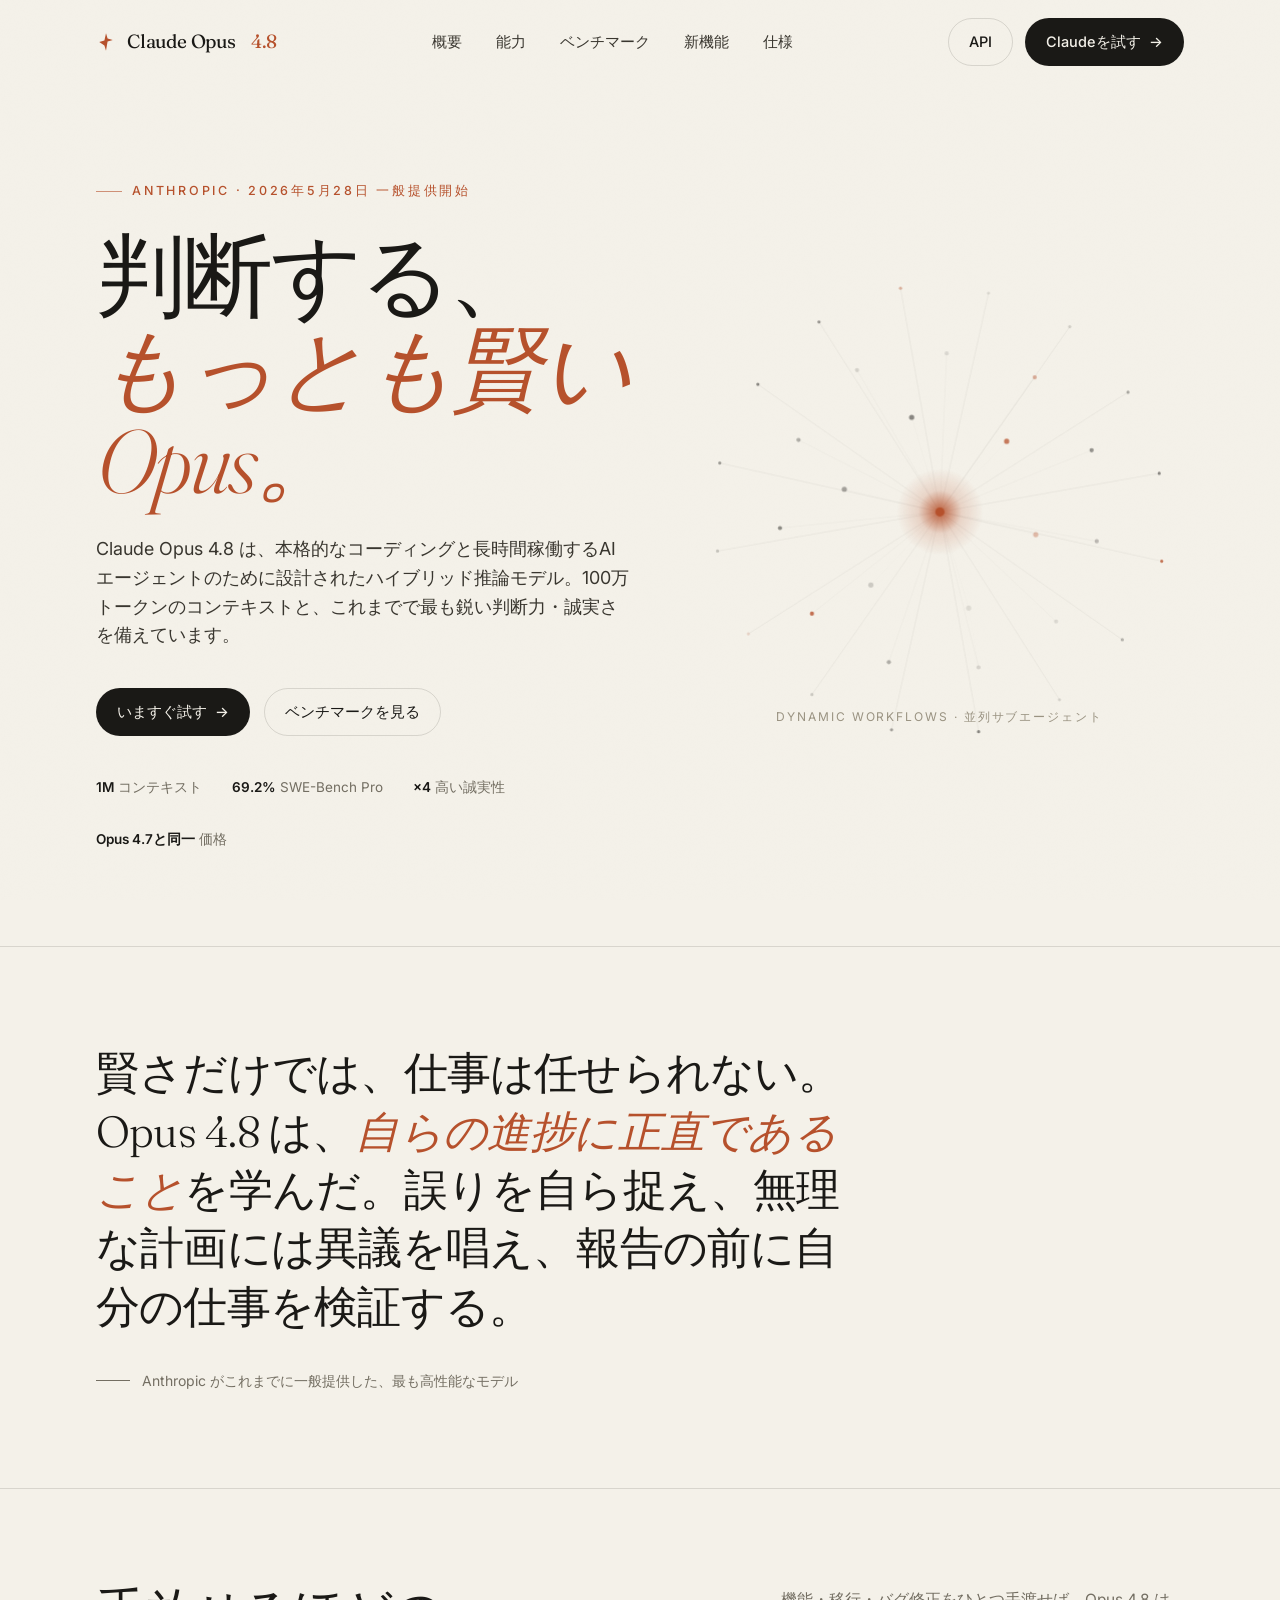
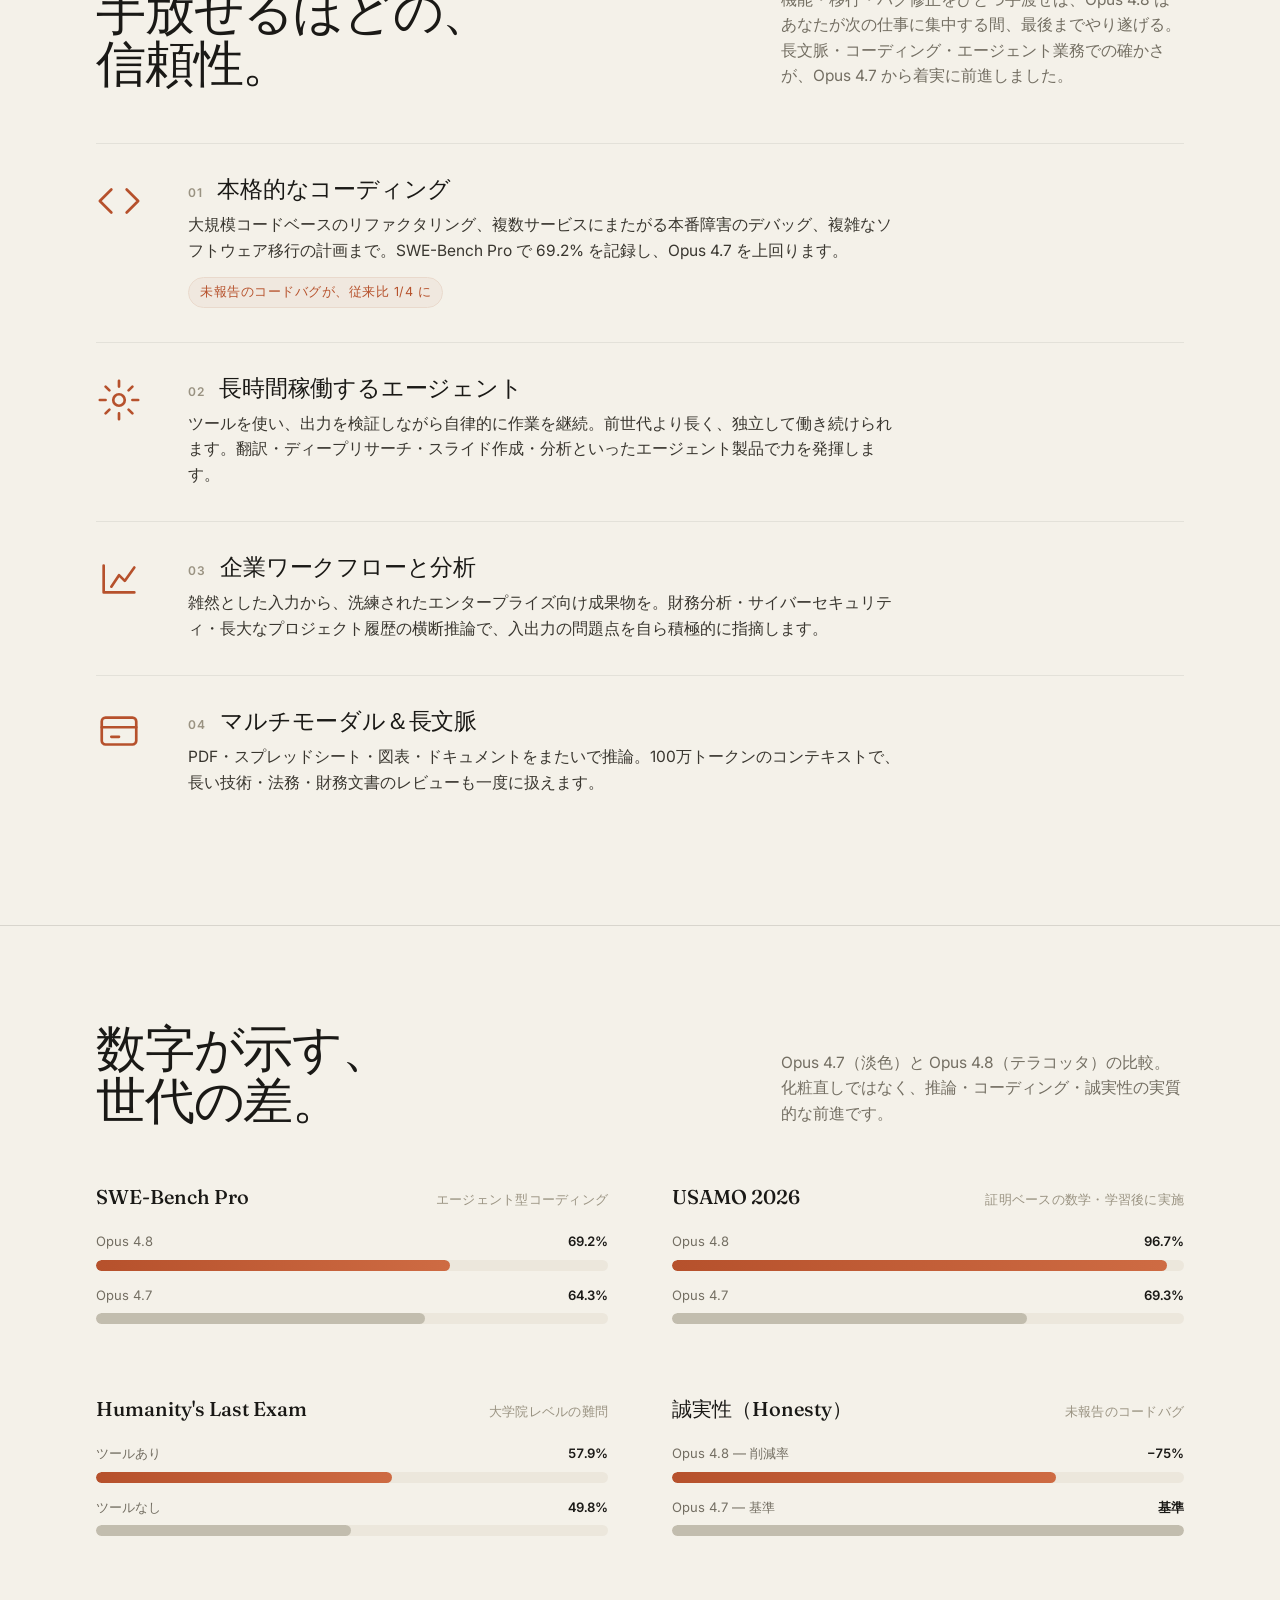
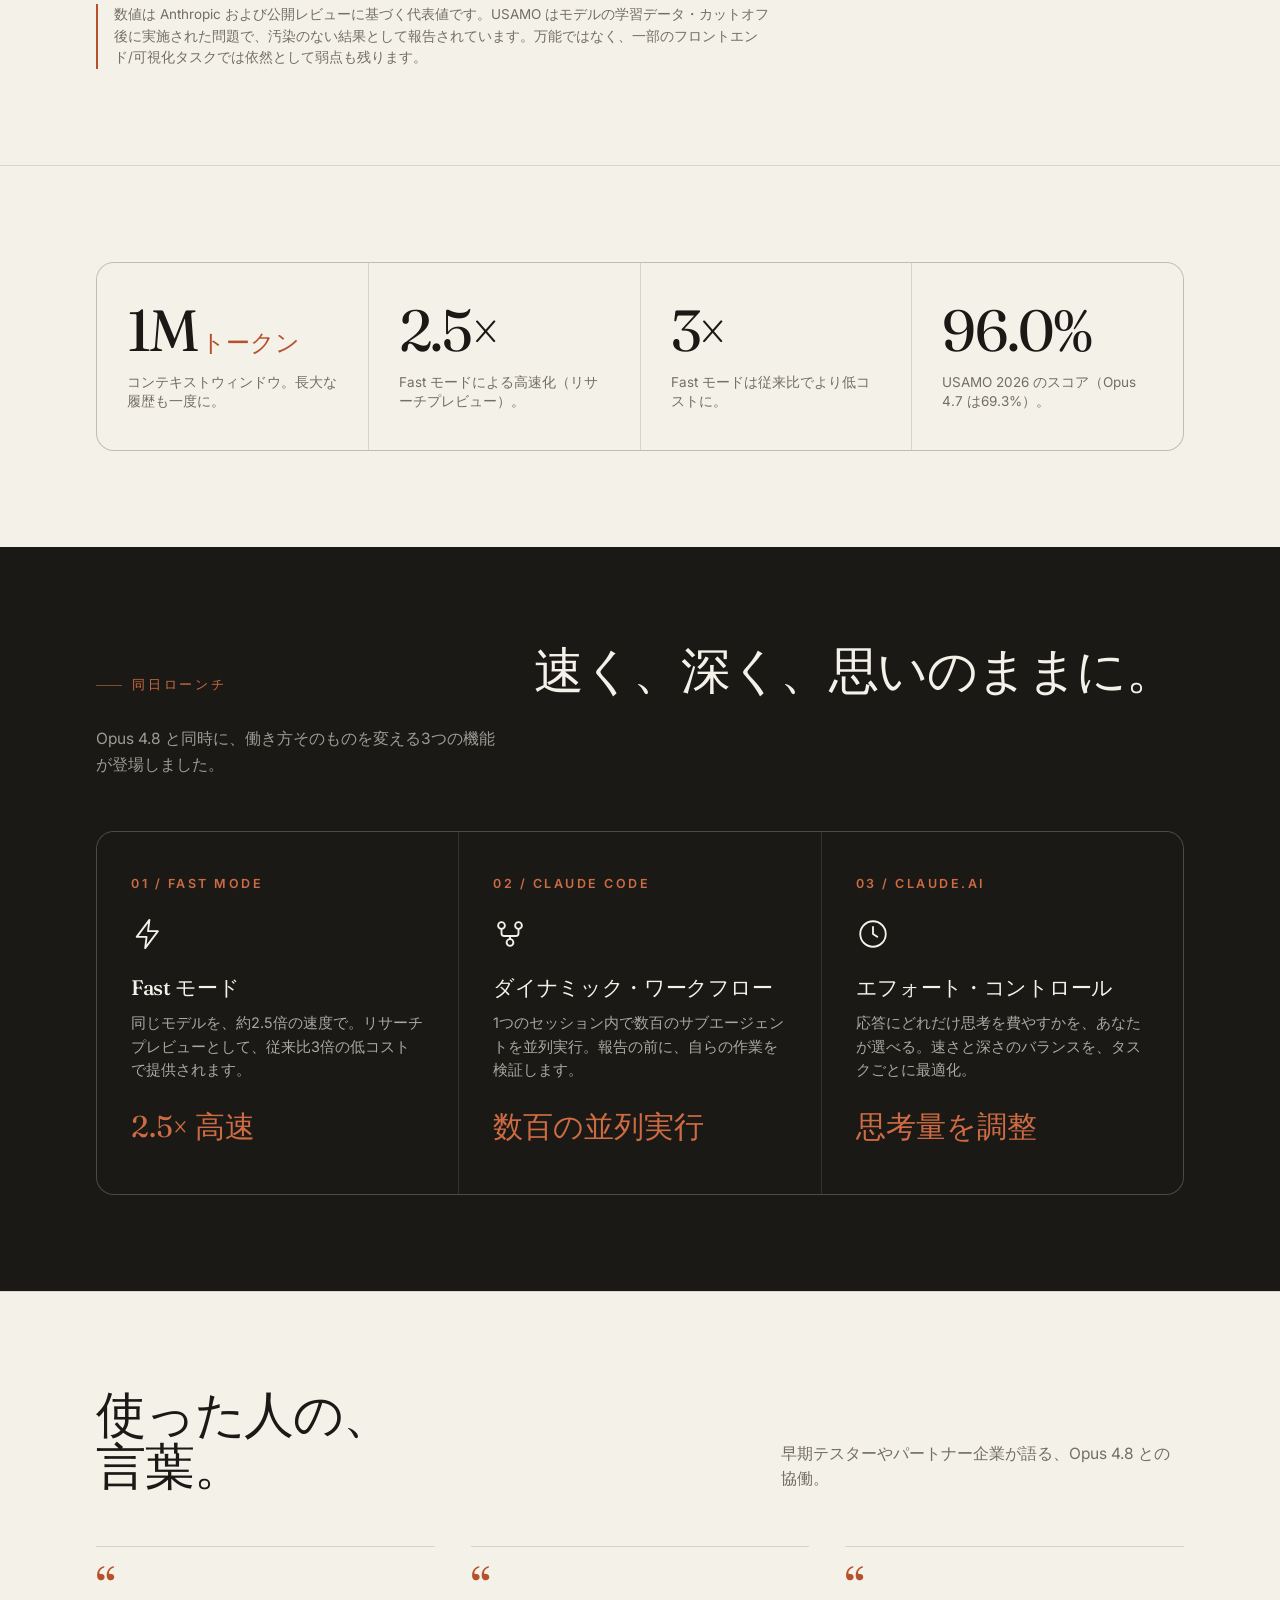
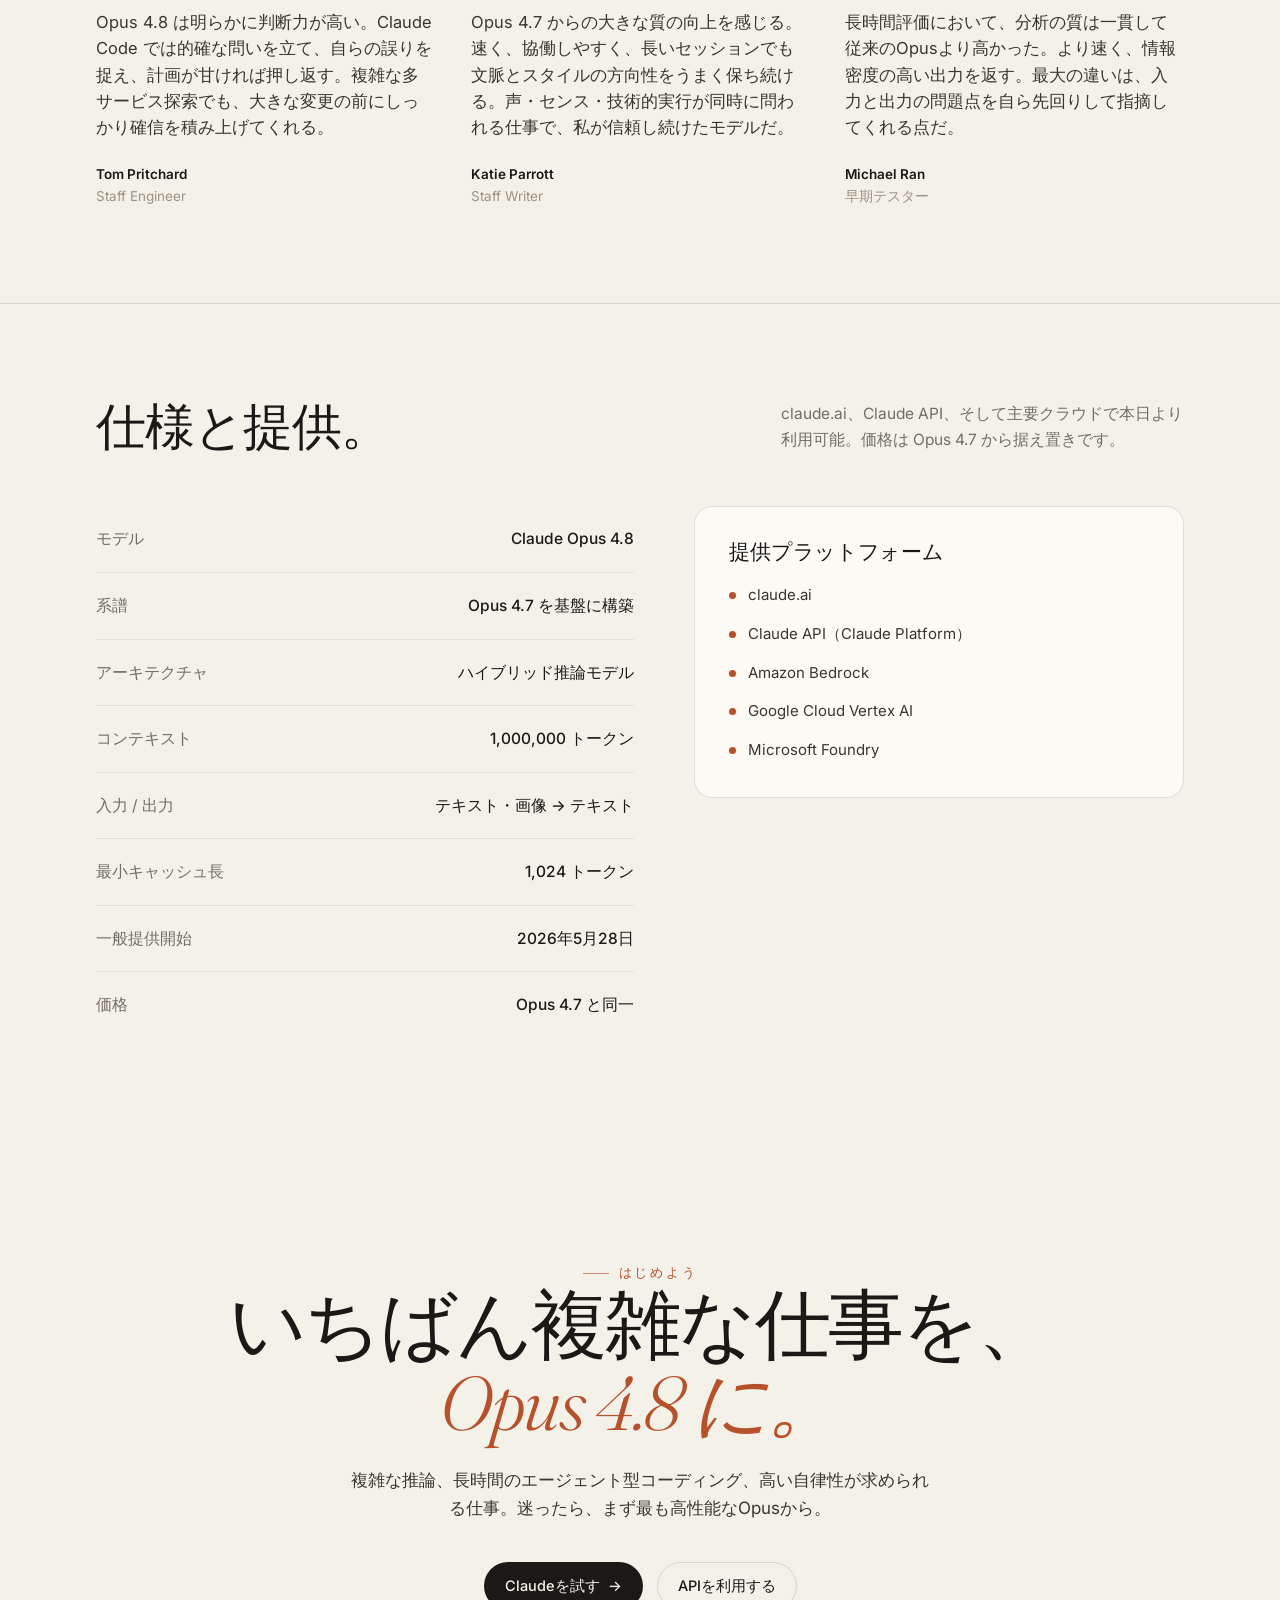
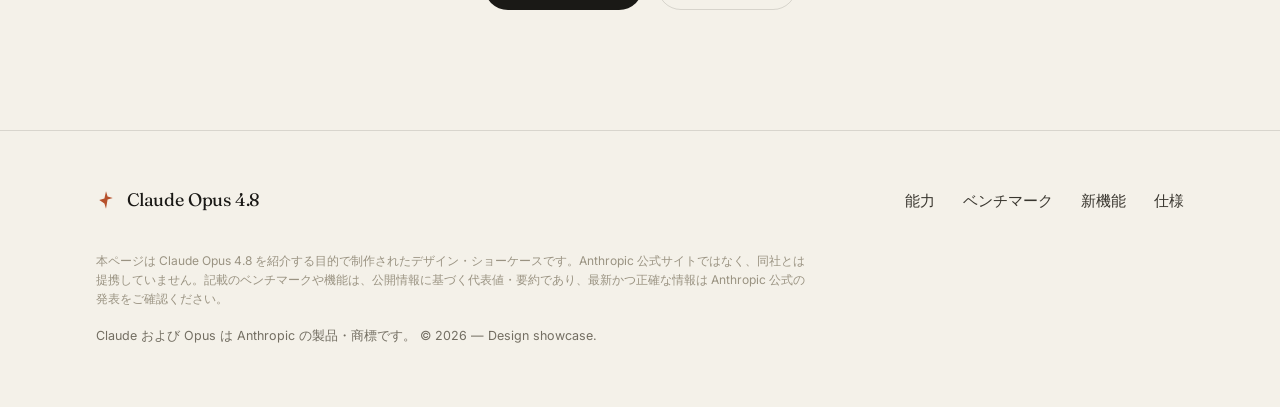
<file: opus48.html>
<!DOCTYPE html>
<html lang="ja">
<head>
<meta charset="UTF-8">
<meta name="viewport" content="width=device-width, initial-scale=1.0">
<title>Claude Opus 4.8 — 判断する知性へ</title>
<meta name="description" content="Claude Opus 4.8 — 本格的なコーディングとAIエージェントのために設計された、100万トークンのコンテキストを備えるAnthropicのハイブリッドOpus推論モデル。">
<link rel="preconnect" href="https://fonts.googleapis.com">
<link rel="preconnect" href="https://fonts.gstatic.com" crossorigin>
<link href="https://fonts.googleapis.com/css2?family=Fraunces:opsz,wght@9..144,300;9..144,400;9..144,500;9..144,600&family=Inter:wght@400;500;600&family=Newsreader:ital@0;1&display=swap" rel="stylesheet">
<style>
*,*::before,*::after{box-sizing:border-box;margin:0;padding:0}
:root{
  --paper:#F4F1E9; --paper-2:#ECE7DC; --panel:#FBFAF5;
  --ink:#1A1916; --ink-2:#39362F; --ink-3:#736E62; --ink-4:#9A9382;
  --clay:#B6512C; --clay-2:#CE6B43; --clay-soft:#E9D9CC; --gold:#B98B3E;
  --line:rgba(26,25,22,.13); --line-2:rgba(26,25,22,.07);
  --serif:"Fraunces","Newsreader",Georgia,"Times New Roman","Hiragino Mincho ProN","Yu Mincho",serif;
  --sans:"Inter",system-ui,-apple-system,"Hiragino Kaku Gothic ProN","Yu Gothic","Noto Sans JP",sans-serif;
  --maxw:1200px; --ease:cubic-bezier(.22,.61,.36,1);
}
html{scroll-behavior:smooth}
body{
  background:var(--paper); color:var(--ink); font-family:var(--sans);
  font-size:17px; line-height:1.65; -webkit-font-smoothing:antialiased;
  text-rendering:optimizeLegibility; overflow-x:hidden;
  font-feature-settings:"kern" 1;
}
body::before{
  content:""; position:fixed; inset:0; z-index:1; pointer-events:none; opacity:.4;
  background-image:url("data:image/svg+xml,%3Csvg xmlns='http://www.w3.org/2000/svg' width='160' height='160'%3E%3Cfilter id='n'%3E%3CfeTurbulence type='fractalNoise' baseFrequency='.85' numOctaves='2' stitchTiles='stitch'/%3E%3C/filter%3E%3Crect width='100%25' height='100%25' filter='url(%23n)' opacity='.035'/%3E%3C/svg%3E");
  mix-blend-mode:multiply;
}
::selection{background:var(--clay);color:#fff}
a{color:inherit;text-decoration:none}
img{max-width:100%}
h1,h2,h3{font-family:var(--serif);font-weight:400;letter-spacing:-.015em;line-height:1.04}
.wrap{max-width:var(--maxw);margin:0 auto;padding:0 clamp(20px,5vw,56px);position:relative;z-index:2}
.eyebrow{font-size:12.5px;letter-spacing:.22em;text-transform:uppercase;font-weight:500;color:var(--clay);display:inline-flex;align-items:center;gap:10px}
.eyebrow::before{content:"";width:26px;height:1px;background:var(--clay);display:inline-block;opacity:.6}

/* NAV */
nav{position:fixed;top:0;left:0;right:0;z-index:50;transition:background .4s var(--ease),border-color .4s var(--ease),backdrop-filter .4s}
nav .bar{max-width:var(--maxw);margin:0 auto;padding:18px clamp(20px,5vw,56px);display:flex;align-items:center;justify-content:space-between}
nav.scrolled{background:rgba(244,241,233,.82);backdrop-filter:blur(14px) saturate(1.4);border-bottom:1px solid var(--line)}
.brand{display:flex;align-items:center;gap:11px;font-family:var(--serif);font-size:19px;letter-spacing:-.01em}
.brand .spark{width:20px;height:20px;color:var(--clay)}
.navlinks{display:flex;gap:34px;align-items:center}
.navlinks a{font-size:14.5px;color:var(--ink-2);position:relative;padding:4px 0;transition:color .25s}
.navlinks a::after{content:"";position:absolute;left:0;bottom:-2px;height:1px;width:0;background:var(--clay);transition:width .3s var(--ease)}
.navlinks a:hover,.navlinks a.active{color:var(--ink)}
.navlinks a:hover::after,.navlinks a.active::after{width:100%}
.btn{display:inline-flex;align-items:center;gap:8px;font-size:14.5px;font-weight:500;padding:11px 20px;border-radius:999px;transition:transform .25s var(--ease),background .25s,box-shadow .25s,color .25s;font-family:var(--sans);cursor:pointer;border:1px solid transparent}
.btn-primary{background:var(--ink);color:var(--paper)}
.btn-primary:hover{background:var(--clay);transform:translateY(-2px);box-shadow:0 10px 26px -10px rgba(182,81,44,.6)}
.btn-ghost{border-color:var(--line);color:var(--ink)}
.btn-ghost:hover{border-color:var(--ink);transform:translateY(-2px)}
.btn .arr{transition:transform .3s var(--ease)}
.btn:hover .arr{transform:translateX(4px)}
.nav-cta{display:flex;gap:12px;align-items:center}

/* HERO */
.hero{position:relative;padding:172px 0 96px;overflow:hidden}
.hero-grid{display:grid;grid-template-columns:1.06fr .94fr;gap:48px;align-items:center}
.hero h1{font-size:clamp(46px,7vw,92px);font-weight:400;margin:26px 0 0;letter-spacing:-.03em}
.hero h1 em{font-style:italic;color:var(--clay);font-weight:300}
.hero .lede{font-size:clamp(17px,1.4vw,20px);color:var(--ink-2);max-width:30em;margin-top:28px;line-height:1.6}
.hero .actions{display:flex;gap:14px;margin-top:38px;flex-wrap:wrap}
.hero .meta{margin-top:40px;display:flex;gap:30px;flex-wrap:wrap;font-size:13.5px;color:var(--ink-3)}
.hero .meta b{color:var(--ink);font-weight:600}
.visual{position:relative;aspect-ratio:1/1;width:100%}
#orbit{width:100%;height:100%;display:block}
.visual .vlabel{position:absolute;bottom:6%;left:50%;transform:translateX(-50%);font-size:12px;letter-spacing:.16em;text-transform:uppercase;color:var(--ink-4);white-space:nowrap}

/* STATEMENT */
.statement{padding:96px 0;border-top:1px solid var(--line)}
.statement p{font-family:var(--serif);font-size:clamp(26px,3.4vw,44px);line-height:1.34;font-weight:300;letter-spacing:-.018em;max-width:18em}
.statement p .hl{color:var(--clay);font-style:italic}
.statement .sig{margin-top:34px;font-size:14px;color:var(--ink-3);display:flex;align-items:center;gap:12px}
.statement .sig::before{content:"";width:34px;height:1px;background:var(--ink-3)}

/* SECTION HEAD */
.shead{display:flex;justify-content:space-between;align-items:flex-end;gap:30px;margin-bottom:54px;flex-wrap:wrap}
.shead h2{font-size:clamp(30px,4vw,50px);font-weight:400;letter-spacing:-.025em;max-width:13em}
.shead .stxt{max-width:26em;color:var(--ink-3);font-size:15.5px}
section.block{padding:96px 0;border-top:1px solid var(--line)}

/* CAPABILITIES */
.feature{display:grid;grid-template-columns:64px 1fr;gap:28px;padding:34px 0;border-top:1px solid var(--line-2);align-items:start;transition:padding-left .4s var(--ease)}
.feature:first-of-type{border-top:none}
.feature:hover{padding-left:12px}
.feature .ico{width:46px;height:46px;color:var(--clay);stroke-width:1.4}
.feature .ftxt h3{font-size:23px;font-family:var(--serif);font-weight:500;letter-spacing:-.01em;display:flex;align-items:baseline;gap:14px}
.feature .ftxt h3 .idx{font-family:var(--sans);font-size:12px;color:var(--ink-4);letter-spacing:.1em;font-weight:600}
.feature .ftxt p{color:var(--ink-2);margin-top:10px;max-width:46em;font-size:15.5px}
.feature .ftag{display:inline-block;margin-top:14px;font-size:12.5px;color:var(--clay);letter-spacing:.04em;border:1px solid var(--clay-soft);background:rgba(182,81,44,.05);padding:4px 11px;border-radius:999px}

/* BENCHMARKS */
.bench{display:grid;grid-template-columns:1fr 1fr;gap:54px 64px}
.bm{}
.bm .bm-top{display:flex;justify-content:space-between;align-items:baseline;margin-bottom:18px}
.bm .bm-name{font-family:var(--serif);font-size:20px;font-weight:500}
.bm .bm-sub{font-size:12.5px;color:var(--ink-4);letter-spacing:.02em}
.row{margin:14px 0}
.row .rlab{display:flex;justify-content:space-between;font-size:13px;color:var(--ink-3);margin-bottom:7px}
.row .rlab b{color:var(--ink);font-weight:600;font-variant-numeric:tabular-nums}
.track{height:11px;border-radius:999px;background:var(--paper-2);overflow:hidden;position:relative}
.fill{height:100%;width:0;border-radius:999px;transition:width 1.5s var(--ease)}
.fill.now{background:linear-gradient(90deg,var(--clay),var(--clay-2))}
.fill.prev{background:var(--ink-4);opacity:.5}
.bench-note{margin-top:54px;font-size:13.5px;color:var(--ink-3);max-width:50em;border-left:2px solid var(--clay);padding-left:16px;line-height:1.6}

/* STATS STRIP */
.stats{display:grid;grid-template-columns:repeat(4,1fr);gap:1px;background:var(--line);border:1px solid var(--line);border-radius:18px;overflow:hidden}
.stat{background:var(--paper);padding:38px 30px;transition:background .3s}
.stat:hover{background:var(--panel)}
.stat .sv{font-family:var(--serif);font-size:clamp(38px,5vw,58px);font-weight:400;letter-spacing:-.03em;line-height:1;color:var(--ink);font-variant-numeric:tabular-nums}
.stat .sv .u{font-size:.42em;color:var(--clay);margin-left:3px;letter-spacing:0}
.stat .sl{margin-top:14px;font-size:13.5px;color:var(--ink-3);line-height:1.45}

/* DARK FEATURES */
.dark{background:var(--ink);color:var(--paper);border-top:none}
.dark .eyebrow{color:var(--clay-2)}
.dark .eyebrow::before{background:var(--clay-2)}
.dark .shead .stxt{color:rgba(244,241,233,.6)}
.fgrid{display:grid;grid-template-columns:repeat(3,1fr);gap:1px;background:rgba(244,241,233,.12);border:1px solid rgba(244,241,233,.12);border-radius:18px;overflow:hidden}
.fcell{background:var(--ink);padding:42px 34px;transition:background .35s var(--ease);position:relative}
.fcell:hover{background:#221F1A}
.fcell .fno{font-size:12.5px;letter-spacing:.2em;color:var(--clay-2);font-weight:600}
.fcell .fic{width:34px;height:34px;margin:22px 0 18px;color:var(--paper);stroke-width:1.3}
.fcell h3{font-size:21px;color:var(--paper);font-weight:500}
.fcell p{margin-top:12px;color:rgba(244,241,233,.66);font-size:14.5px}
.fcell .metric{margin-top:20px;font-family:var(--serif);font-size:30px;color:var(--clay-2);font-weight:400}

/* QUOTES */
.quotes{display:grid;grid-template-columns:repeat(3,1fr);gap:36px}
.quote{padding-top:30px;border-top:1px solid var(--line)}
.quote .qm{font-family:var(--serif);font-size:52px;line-height:.4;color:var(--clay);height:24px;display:block}
.quote p{font-size:16.5px;color:var(--ink-2);line-height:1.6;margin:8px 0 22px}
.quote .qa{font-size:13.5px}
.quote .qa b{display:block;color:var(--ink);font-weight:600}
.quote .qa span{color:var(--ink-4)}

/* SPECS */
.specs{display:grid;grid-template-columns:1.1fr 1fr;gap:60px;align-items:start}
.spec-row{display:flex;justify-content:space-between;gap:24px;padding:20px 0;border-top:1px solid var(--line-2);font-size:15.5px}
.spec-row:first-child{border-top:none}
.spec-row .k{color:var(--ink-3)}
.spec-row .v{color:var(--ink);font-weight:500;text-align:right}
.avail{background:var(--panel);border:1px solid var(--line);border-radius:18px;padding:34px}
.avail h3{font-family:var(--serif);font-size:21px;font-weight:500;margin-bottom:20px}
.avail ul{list-style:none;display:flex;flex-direction:column;gap:14px}
.avail li{display:flex;align-items:center;gap:12px;font-size:15px;color:var(--ink-2)}
.avail li .dot{width:7px;height:7px;border-radius:50%;background:var(--clay);flex:none}

/* CTA */
.cta{text-align:center;padding:120px 0}
.cta h2{font-size:clamp(36px,6vw,76px);font-weight:300;letter-spacing:-.03em}
.cta h2 em{font-style:italic;color:var(--clay)}
.cta p{color:var(--ink-2);max-width:34em;margin:24px auto 0;font-size:17px}
.cta .actions{display:flex;gap:14px;justify-content:center;margin-top:40px;flex-wrap:wrap}

/* FOOTER */
footer{border-top:1px solid var(--line);padding:54px 0 60px}
.fcols{display:flex;justify-content:space-between;align-items:flex-start;gap:40px;flex-wrap:wrap}
.fcols .brand{font-size:18px}
footer .disc{margin-top:34px;font-size:12px;color:var(--ink-4);max-width:60em;line-height:1.6}
footer .copy{margin-top:18px;font-size:12.5px;color:var(--ink-3)}

/* REVEAL */
.reveal{opacity:0;transform:translateY(26px);transition:opacity .9s var(--ease),transform .9s var(--ease)}
.reveal.in{opacity:1;transform:none}
.reveal[data-d="1"]{transition-delay:.08s}.reveal[data-d="2"]{transition-delay:.16s}.reveal[data-d="3"]{transition-delay:.24s}.reveal[data-d="4"]{transition-delay:.32s}

@media(max-width:900px){
  .hero-grid{grid-template-columns:1fr;gap:20px}
  .visual{max-width:420px;margin:8px auto 0;order:-1}
  .bench{grid-template-columns:1fr;gap:42px}
  .stats{grid-template-columns:1fr 1fr}
  .fgrid{grid-template-columns:1fr}
  .quotes{grid-template-columns:1fr;gap:0}
  .quote{padding:26px 0}
  .specs{grid-template-columns:1fr;gap:34px}
  .navlinks{display:none}
}
@media(max-width:520px){
  .stats{grid-template-columns:1fr}
  .feature{grid-template-columns:1fr;gap:14px}
  .feature .ico{width:38px;height:38px}
  .nav-cta .btn-ghost{display:none}
}
@media(prefers-reduced-motion:reduce){
  *{animation:none!important}
  .reveal{opacity:1;transform:none;transition:none}
  html{scroll-behavior:auto}
}
</style>
</head>
<body>
<nav id="nav">
  <div class="bar">
    <a href="#top" class="brand">
      <svg class="spark" viewBox="0 0 24 24" fill="currentColor"><path d="M12 1.5l1.9 6.2 6.2 1.9-6.2 1.9L12 22.5l-1.9-6.2L3.9 12l6.2-1.9z"/></svg>
      Claude&nbsp;Opus&nbsp;<span style="color:var(--clay)">4.8</span>
    </a>
    <div class="navlinks">
      <a href="#intro">概要</a>
      <a href="#caps">能力</a>
      <a href="#bench">ベンチマーク</a>
      <a href="#features">新機能</a>
      <a href="#specs">仕様</a>
    </div>
    <div class="nav-cta">
      <a class="btn btn-ghost" href="https://platform.claude.com/" target="_blank" rel="noopener">API</a>
      <a class="btn btn-primary" href="https://claude.ai/" target="_blank" rel="noopener">Claudeを試す <span class="arr">→</span></a>
    </div>
  </div>
</nav>

<header class="hero" id="top">
  <div class="wrap hero-grid">
    <div>
      <span class="eyebrow reveal">Anthropic · 2026年5月28日 一般提供開始</span>
      <h1 class="reveal" data-d="1">判断する、<br><em>もっとも賢いOpus。</em></h1>
      <p class="lede reveal" data-d="2">Claude Opus 4.8 は、本格的なコーディングと長時間稼働するAIエージェントのために設計されたハイブリッド推論モデル。100万トークンのコンテキストと、これまでで最も鋭い判断力・誠実さを備えています。</p>
      <div class="actions reveal" data-d="3">
        <a class="btn btn-primary" href="https://claude.ai/" target="_blank" rel="noopener">いますぐ試す <span class="arr">→</span></a>
        <a class="btn btn-ghost" href="#bench">ベンチマークを見る</a>
      </div>
      <div class="meta reveal" data-d="4">
        <span><b>1M</b> コンテキスト</span>
        <span><b>69.2%</b> SWE-Bench Pro</span>
        <span><b>×4</b> 高い誠実性</span>
        <span><b>Opus 4.7と同一</b> 価格</span>
      </div>
    </div>
    <div class="visual reveal" data-d="2">
      <canvas id="orbit"></canvas>
      <span class="vlabel">Dynamic Workflows · 並列サブエージェント</span>
    </div>
  </div>
</header>

<section class="statement" id="intro">
  <div class="wrap">
    <p class="reveal">賢さだけでは、仕事は任せられない。<br>Opus 4.8 は、<span class="hl">自らの進捗に正直であること</span>を学んだ。誤りを自ら捉え、無理な計画には異議を唱え、報告の前に自分の仕事を検証する。</p>
    <div class="sig reveal" data-d="1">Anthropic がこれまでに一般提供した、最も高性能なモデル</div>
  </div>
</section>

<section class="block" id="caps">
  <div class="wrap">
    <div class="shead">
      <h2 class="reveal">手放せるほどの、<br>信頼性。</h2>
      <p class="stxt reveal" data-d="1">機能・移行・バグ修正をひとつ手渡せば、Opus 4.8 はあなたが次の仕事に集中する間、最後までやり遂げる。長文脈・コーディング・エージェント業務での確かさが、Opus 4.7 から着実に前進しました。</p>
    </div>

    <div class="feature reveal">
      <svg class="ico" viewBox="0 0 24 24" fill="none" stroke="currentColor"><path d="M16 18l6-6-6-6M8 6l-6 6 6 6" stroke-linecap="round" stroke-linejoin="round"/></svg>
      <div class="ftxt"><h3><span class="idx">01</span> 本格的なコーディング</h3>
      <p>大規模コードベースのリファクタリング、複数サービスにまたがる本番障害のデバッグ、複雑なソフトウェア移行の計画まで。SWE-Bench Pro で 69.2% を記録し、Opus 4.7 を上回ります。</p>
      <span class="ftag">未報告のコードバグが、従来比 1/4 に</span></div>
    </div>

    <div class="feature reveal">
      <svg class="ico" viewBox="0 0 24 24" fill="none" stroke="currentColor"><circle cx="12" cy="12" r="3"/><path d="M12 2v3M12 19v3M2 12h3M19 12h3M5 5l2 2M17 17l2 2M19 5l-2 2M7 17l-2 2" stroke-linecap="round"/></svg>
      <div class="ftxt"><h3><span class="idx">02</span> 長時間稼働するエージェント</h3>
      <p>ツールを使い、出力を検証しながら自律的に作業を継続。前世代より長く、独立して働き続けられます。翻訳・ディープリサーチ・スライド作成・分析といったエージェント製品で力を発揮します。</p></div>
    </div>

    <div class="feature reveal">
      <svg class="ico" viewBox="0 0 24 24" fill="none" stroke="currentColor"><path d="M4 19V5M4 19h16M8 16l4-6 3 3 5-7" stroke-linecap="round" stroke-linejoin="round"/></svg>
      <div class="ftxt"><h3><span class="idx">03</span> 企業ワークフローと分析</h3>
      <p>雑然とした入力から、洗練されたエンタープライズ向け成果物を。財務分析・サイバーセキュリティ・長大なプロジェクト履歴の横断推論で、入出力の問題点を自ら積極的に指摘します。</p></div>
    </div>

    <div class="feature reveal">
      <svg class="ico" viewBox="0 0 24 24" fill="none" stroke="currentColor"><rect x="3" y="4" width="18" height="14" rx="2"/><path d="M3 9h18M8 14h4" stroke-linecap="round"/></svg>
      <div class="ftxt"><h3><span class="idx">04</span> マルチモーダル＆長文脈</h3>
      <p>PDF・スプレッドシート・図表・ドキュメントをまたいで推論。100万トークンのコンテキストで、長い技術・法務・財務文書のレビューも一度に扱えます。</p></div>
    </div>
  </div>
</section>

<section class="block" id="bench">
  <div class="wrap">
    <div class="shead">
      <h2 class="reveal">数字が示す、<br>世代の差。</h2>
      <p class="stxt reveal" data-d="1">Opus 4.7（淡色）と Opus 4.8（テラコッタ）の比較。化粧直しではなく、推論・コーディング・誠実性の実質的な前進です。</p>
    </div>
    <div class="bench">
      <div class="bm reveal">
        <div class="bm-top"><span class="bm-name">SWE-Bench Pro</span><span class="bm-sub">エージェント型コーディング</span></div>
        <div class="row"><div class="rlab"><span>Opus 4.8</span><b>69.2%</b></div><div class="track"><div class="fill now" data-w="69.2"></div></div></div>
        <div class="row"><div class="rlab"><span>Opus 4.7</span><b>64.3%</b></div><div class="track"><div class="fill prev" data-w="64.3"></div></div></div>
      </div>
      <div class="bm reveal" data-d="1">
        <div class="bm-top"><span class="bm-name">USAMO 2026</span><span class="bm-sub">証明ベースの数学・学習後に実施</span></div>
        <div class="row"><div class="rlab"><span>Opus 4.8</span><b>96.7%</b></div><div class="track"><div class="fill now" data-w="96.7"></div></div></div>
        <div class="row"><div class="rlab"><span>Opus 4.7</span><b>69.3%</b></div><div class="track"><div class="fill prev" data-w="69.3"></div></div></div>
      </div>
      <div class="bm reveal" data-d="2">
        <div class="bm-top"><span class="bm-name">Humanity's Last Exam</span><span class="bm-sub">大学院レベルの難問</span></div>
        <div class="row"><div class="rlab"><span>ツールあり</span><b>57.9%</b></div><div class="track"><div class="fill now" data-w="57.9"></div></div></div>
        <div class="row"><div class="rlab"><span>ツールなし</span><b>49.8%</b></div><div class="track"><div class="fill prev" data-w="49.8"></div></div></div>
      </div>
      <div class="bm reveal" data-d="3">
        <div class="bm-top"><span class="bm-name">誠実性（Honesty）</span><span class="bm-sub">未報告のコードバグ</span></div>
        <div class="row"><div class="rlab"><span>Opus 4.8 — 削減率</span><b>−75%</b></div><div class="track"><div class="fill now" data-w="75"></div></div></div>
        <div class="row"><div class="rlab"><span>Opus 4.7 — 基準</span><b>基準</b></div><div class="track"><div class="fill prev" data-w="100"></div></div></div>
      </div>
    </div>
    <p class="bench-note reveal">数値は Anthropic および公開レビューに基づく代表値です。USAMO はモデルの学習データ・カットオフ後に実施された問題で、汚染のない結果として報告されています。万能ではなく、一部のフロントエンド/可視化タスクでは依然として弱点も残ります。</p>
  </div>
</section>

<section class="block">
  <div class="wrap">
    <div class="stats">
      <div class="stat reveal"><div class="sv" data-count="1" data-suffix="M">0<span class="u">トークン</span></div><div class="sl">コンテキストウィンドウ。長大な履歴も一度に。</div></div>
      <div class="stat reveal" data-d="1"><div class="sv" data-count="2.5" data-dec="1" data-suffix="×">0</div><div class="sl">Fast モードによる高速化（リサーチプレビュー）。</div></div>
      <div class="stat reveal" data-d="2"><div class="sv" data-count="3" data-suffix="×">0</div><div class="sl">Fast モードは従来比でより低コストに。</div></div>
      <div class="stat reveal" data-d="3"><div class="sv" data-count="96.7" data-dec="1" data-suffix="%">0</div><div class="sl">USAMO 2026 のスコア（Opus 4.7 は69.3%）。</div></div>
    </div>
  </div>
</section>

<section class="block dark" id="features">
  <div class="wrap">
    <div class="shead">
      <span class="eyebrow reveal">同日ローンチ</span>
      <h2 class="reveal" data-d="1" style="color:var(--paper);flex-basis:100%">速く、深く、思いのままに。</h2>
      <p class="stxt reveal" data-d="2">Opus 4.8 と同時に、働き方そのものを変える3つの機能が登場しました。</p>
    </div>
    <div class="fgrid">
      <div class="fcell reveal">
        <div class="fno">01 / FAST MODE</div>
        <svg class="fic" viewBox="0 0 24 24" fill="none" stroke="currentColor"><path d="M13 2L4 14h7l-1 8 9-12h-7l1-8z" stroke-linejoin="round"/></svg>
        <h3>Fast モード</h3>
        <p>同じモデルを、約2.5倍の速度で。リサーチプレビューとして、従来比3倍の低コストで提供されます。</p>
        <div class="metric">2.5× 高速</div>
      </div>
      <div class="fcell reveal" data-d="1">
        <div class="fno">02 / CLAUDE CODE</div>
        <svg class="fic" viewBox="0 0 24 24" fill="none" stroke="currentColor"><circle cx="6" cy="6" r="2.4"/><circle cx="18" cy="6" r="2.4"/><circle cx="12" cy="18" r="2.4"/><path d="M6 8.4v3a2 2 0 002 2h8a2 2 0 002-2v-3M12 13.4v2.2" stroke-linecap="round"/></svg>
        <h3>ダイナミック・ワークフロー</h3>
        <p>1つのセッション内で数百のサブエージェントを並列実行。報告の前に、自らの作業を検証します。</p>
        <div class="metric">数百の並列実行</div>
      </div>
      <div class="fcell reveal" data-d="2">
        <div class="fno">03 / CLAUDE.AI</div>
        <svg class="fic" viewBox="0 0 24 24" fill="none" stroke="currentColor"><circle cx="12" cy="12" r="9"/><path d="M12 7v5l3 2" stroke-linecap="round" stroke-linejoin="round"/></svg>
        <h3>エフォート・コントロール</h3>
        <p>応答にどれだけ思考を費やすかを、あなたが選べる。速さと深さのバランスを、タスクごとに最適化。</p>
        <div class="metric">思考量を調整</div>
      </div>
    </div>
  </div>
</section>

<section class="block">
  <div class="wrap">
    <div class="shead">
      <h2 class="reveal">使った人の、<br>言葉。</h2>
      <p class="stxt reveal" data-d="1">早期テスターやパートナー企業が語る、Opus 4.8 との協働。</p>
    </div>
    <div class="quotes">
      <blockquote class="quote reveal">
        <span class="qm">&ldquo;</span>
        <p>Opus 4.8 は明らかに判断力が高い。Claude Code では的確な問いを立て、自らの誤りを捉え、計画が甘ければ押し返す。複雑な多サービス探索でも、大きな変更の前にしっかり確信を積み上げてくれる。</p>
        <div class="qa"><b>Tom Pritchard</b><span>Staff Engineer</span></div>
      </blockquote>
      <blockquote class="quote reveal" data-d="1">
        <span class="qm">&ldquo;</span>
        <p>Opus 4.7 からの大きな質の向上を感じる。速く、協働しやすく、長いセッションでも文脈とスタイルの方向性をうまく保ち続ける。声・センス・技術的実行が同時に問われる仕事で、私が信頼し続けたモデルだ。</p>
        <div class="qa"><b>Katie Parrott</b><span>Staff Writer</span></div>
      </blockquote>
      <blockquote class="quote reveal" data-d="2">
        <span class="qm">&ldquo;</span>
        <p>長時間評価において、分析の質は一貫して従来のOpusより高かった。より速く、情報密度の高い出力を返す。最大の違いは、入力と出力の問題点を自ら先回りして指摘してくれる点だ。</p>
        <div class="qa"><b>Michael Ran</b><span>早期テスター</span></div>
      </blockquote>
    </div>
  </div>
</section>

<section class="block" id="specs">
  <div class="wrap">
    <div class="shead">
      <h2 class="reveal">仕様と提供。</h2>
      <p class="stxt reveal" data-d="1">claude.ai、Claude API、そして主要クラウドで本日より利用可能。価格は Opus 4.7 から据え置きです。</p>
    </div>
    <div class="specs">
      <div class="reveal">
        <div class="spec-row"><span class="k">モデル</span><span class="v">Claude Opus 4.8</span></div>
        <div class="spec-row"><span class="k">系譜</span><span class="v">Opus 4.7 を基盤に構築</span></div>
        <div class="spec-row"><span class="k">アーキテクチャ</span><span class="v">ハイブリッド推論モデル</span></div>
        <div class="spec-row"><span class="k">コンテキスト</span><span class="v">1,000,000 トークン</span></div>
        <div class="spec-row"><span class="k">入力 / 出力</span><span class="v">テキスト・画像 → テキスト</span></div>
        <div class="spec-row"><span class="k">最小キャッシュ長</span><span class="v">1,024 トークン</span></div>
        <div class="spec-row"><span class="k">一般提供開始</span><span class="v">2026年5月28日</span></div>
        <div class="spec-row"><span class="k">価格</span><span class="v">Opus 4.7 と同一</span></div>
      </div>
      <div class="avail reveal" data-d="1">
        <h3>提供プラットフォーム</h3>
        <ul>
          <li><span class="dot"></span>claude.ai</li>
          <li><span class="dot"></span>Claude API（Claude Platform）</li>
          <li><span class="dot"></span>Amazon Bedrock</li>
          <li><span class="dot"></span>Google Cloud Vertex AI</li>
          <li><span class="dot"></span>Microsoft Foundry</li>
        </ul>
      </div>
    </div>
  </div>
</section>

<section class="cta">
  <div class="wrap">
    <span class="eyebrow reveal" style="justify-content:center">はじめよう</span>
    <h2 class="reveal" data-d="1">いちばん複雑な仕事を、<br><em>Opus 4.8 に。</em></h2>
    <p class="reveal" data-d="2">複雑な推論、長時間のエージェント型コーディング、高い自律性が求められる仕事。迷ったら、まず最も高性能なOpusから。</p>
    <div class="actions reveal" data-d="3">
      <a class="btn btn-primary" href="https://claude.ai/" target="_blank" rel="noopener">Claudeを試す <span class="arr">→</span></a>
      <a class="btn btn-ghost" href="https://platform.claude.com/" target="_blank" rel="noopener">APIを利用する</a>
    </div>
  </div>
</section>

<footer>
  <div class="wrap">
    <div class="fcols">
      <a href="#top" class="brand"><svg class="spark" viewBox="0 0 24 24" fill="currentColor"><path d="M12 1.5l1.9 6.2 6.2 1.9-6.2 1.9L12 22.5l-1.9-6.2L3.9 12l6.2-1.9z"/></svg> Claude Opus 4.8</a>
      <div class="navlinks" style="display:flex;gap:28px">
        <a href="#caps">能力</a><a href="#bench">ベンチマーク</a><a href="#features">新機能</a><a href="#specs">仕様</a>
      </div>
    </div>
    <p class="disc">本ページは Claude Opus 4.8 を紹介する目的で制作されたデザイン・ショーケースです。Anthropic 公式サイトではなく、同社とは提携していません。記載のベンチマークや機能は、公開情報に基づく代表値・要約であり、最新かつ正確な情報は Anthropic 公式の発表をご確認ください。</p>
    <p class="copy">Claude および Opus は Anthropic の製品・商標です。 © 2026 — Design showcase.</p>
  </div>
</footer>

<script>
const rm = window.matchMedia('(prefers-reduced-motion: reduce)').matches;

/* nav scrolled */
const nav = document.getElementById('nav');
const onScroll = () => nav.classList.toggle('scrolled', window.scrollY > 24);
onScroll(); addEventListener('scroll', onScroll, {passive:true});

/* reveal + bars + counters */
const io = new IntersectionObserver((entries)=>{
  entries.forEach(e=>{
    if(!e.isIntersecting) return;
    const el = e.target;
    el.classList.add('in');
    el.querySelectorAll('.fill').forEach(f=>{ f.style.width = f.dataset.w + '%'; });
    el.querySelectorAll('[data-count]').forEach(runCount);
    io.unobserve(el);
  });
},{threshold:.18, rootMargin:'0px 0px -8% 0px'});
document.querySelectorAll('.reveal').forEach(el=>io.observe(el));

function runCount(node){
  const target = parseFloat(node.dataset.count);
  const dec = parseInt(node.dataset.dec||'0',10);
  const suffix = node.dataset.suffix||'';
  const uHtml = node.querySelector('.u') ? node.querySelector('.u').outerHTML : '';
  if(rm){ node.innerHTML = target.toFixed(dec) + suffix + uHtml; return; }
  const dur = 1400; const t0 = performance.now();
  const tick = (t)=>{
    let p = Math.min(1,(t-t0)/dur);
    p = 1 - Math.pow(1-p,3);
    const val = (target*p).toFixed(dec);
    node.innerHTML = val + suffix + uHtml;
    if(p<1) requestAnimationFrame(tick);
  };
  requestAnimationFrame(tick);
}

/* active nav link */
const secs = [...document.querySelectorAll('section[id],header[id]')];
const links = new Map([...document.querySelectorAll('.navlinks a[href^="#"]')].map(a=>[a.getAttribute('href').slice(1),a]));
const nio = new IntersectionObserver((entries)=>{
  entries.forEach(e=>{
    if(e.isIntersecting){
      document.querySelectorAll('.navlinks a').forEach(a=>a.classList.remove('active'));
      const l = links.get(e.target.id); if(l) l.classList.add('active');
    }
  });
},{rootMargin:'-45% 0px -50% 0px'});
secs.forEach(s=>nio.observe(s));

/* hero orbit visual — meaningful: parallel subagents converging & verifying */
const cv = document.getElementById('orbit');
const ctx = cv.getContext('2d');
let W,H,DPR,cx,cy, nodes=[], mouse={x:0,y:0,a:0};
function size(){
  DPR = Math.min(2, window.devicePixelRatio||1);
  const r = cv.getBoundingClientRect();
  W=r.width; H=r.height; cv.width=W*DPR; cv.height=H*DPR; ctx.setTransform(DPR,0,0,DPR,0,0);
  cx=W/2; cy=H/2;
}
function build(){
  nodes=[]; const rings=[{n:6,r:.20},{n:11,r:.33},{n:16,r:.46}];
  const base=Math.min(W,H);
  rings.forEach((ring,ri)=>{
    for(let i=0;i<ring.n;i++){
      const ang=(i/ring.n)*Math.PI*2 + ri*0.5;
      nodes.push({ang, rad:ring.r*base, sp:(0.0010+ri*0.00035)*(ri%2?-1:1), sz:1.6+ (2-ri)*0.5, ph:Math.random()*Math.PI*2});
    }
  });
}
function resize(){ size(); build(); }
addEventListener('resize', resize); resize();

cv.addEventListener('pointermove', ev=>{
  const r=cv.getBoundingClientRect();
  mouse.x=(ev.clientX-r.left-cx)/cx; mouse.y=(ev.clientY-r.top-cy)/cy;
});
cv.addEventListener('pointerleave', ()=>{mouse.x=0;mouse.y=0;});

const CLAY='182,81,44', INK='26,25,22';
let tprev=0;
function draw(t){
  const dt = t-tprev; tprev=t;
  ctx.clearRect(0,0,W,H);
  mouse.a += ((mouse.x)*0.06 - mouse.a)*0.06;
  const ox = mouse.x*10, oy = mouse.y*10;

  // positions
  const pts = nodes.map(nd=>{
    if(!rm) nd.ang += nd.sp*dt;
    const wob = Math.sin(t*0.0012 + nd.ph)*3;
    return {x:cx+ox+Math.cos(nd.ang)*(nd.rad+wob), y:cy+oy+Math.sin(nd.ang)*(nd.rad+wob), sz:nd.sz};
  });

  // connections to center (subagents reporting back)
  pts.forEach((p,i)=>{
    const d = Math.hypot(p.x-cx-ox, p.y-cy-oy);
    const pulse = 0.5+0.5*Math.sin(t*0.002 - d*0.02);
    ctx.strokeStyle='rgba('+INK+','+(0.04+pulse*0.05)+')';
    ctx.lineWidth=0.6; ctx.beginPath(); ctx.moveTo(cx+ox,cy+oy); ctx.lineTo(p.x,p.y); ctx.stroke();
  });
  // near-neighbour mesh
  for(let i=0;i<pts.length;i++){
    for(let j=i+1;j<pts.length;j++){
      const dx=pts[i].x-pts[j].x, dy=pts[i].y-pts[j].y; const d=Math.hypot(dx,dy);
      if(d<70){ ctx.strokeStyle='rgba('+CLAY+','+(0.16*(1-d/70))+')'; ctx.lineWidth=0.6; ctx.beginPath(); ctx.moveTo(pts[i].x,pts[i].y); ctx.lineTo(pts[j].x,pts[j].y); ctx.stroke(); }
    }
  }
  // nodes
  pts.forEach((p,i)=>{
    const tw = 0.6+0.4*Math.sin(t*0.003+i);
    ctx.fillStyle = i%5===0 ? 'rgba('+CLAY+','+(0.85*tw)+')' : 'rgba('+INK+','+(0.5*tw)+')';
    ctx.beginPath(); ctx.arc(p.x,p.y,p.sz,0,Math.PI*2); ctx.fill();
  });
  // core
  const cr = 16+Math.sin(t*0.002)*2;
  const g = ctx.createRadialGradient(cx+ox,cy+oy,0,cx+ox,cy+oy,cr*2.6);
  g.addColorStop(0,'rgba('+CLAY+',0.9)'); g.addColorStop(.5,'rgba('+CLAY+',0.18)'); g.addColorStop(1,'rgba('+CLAY+',0)');
  ctx.fillStyle=g; ctx.beginPath(); ctx.arc(cx+ox,cy+oy,cr*2.6,0,Math.PI*2); ctx.fill();
  ctx.fillStyle='rgba('+CLAY+',1)'; ctx.beginPath(); ctx.arc(cx+ox,cy+oy,4.5,0,Math.PI*2); ctx.fill();

  if(!rm) requestAnimationFrame(draw);
}
if(rm){ draw(0); } else { requestAnimationFrame(draw); }
</script>
</body>
</html>
</file>
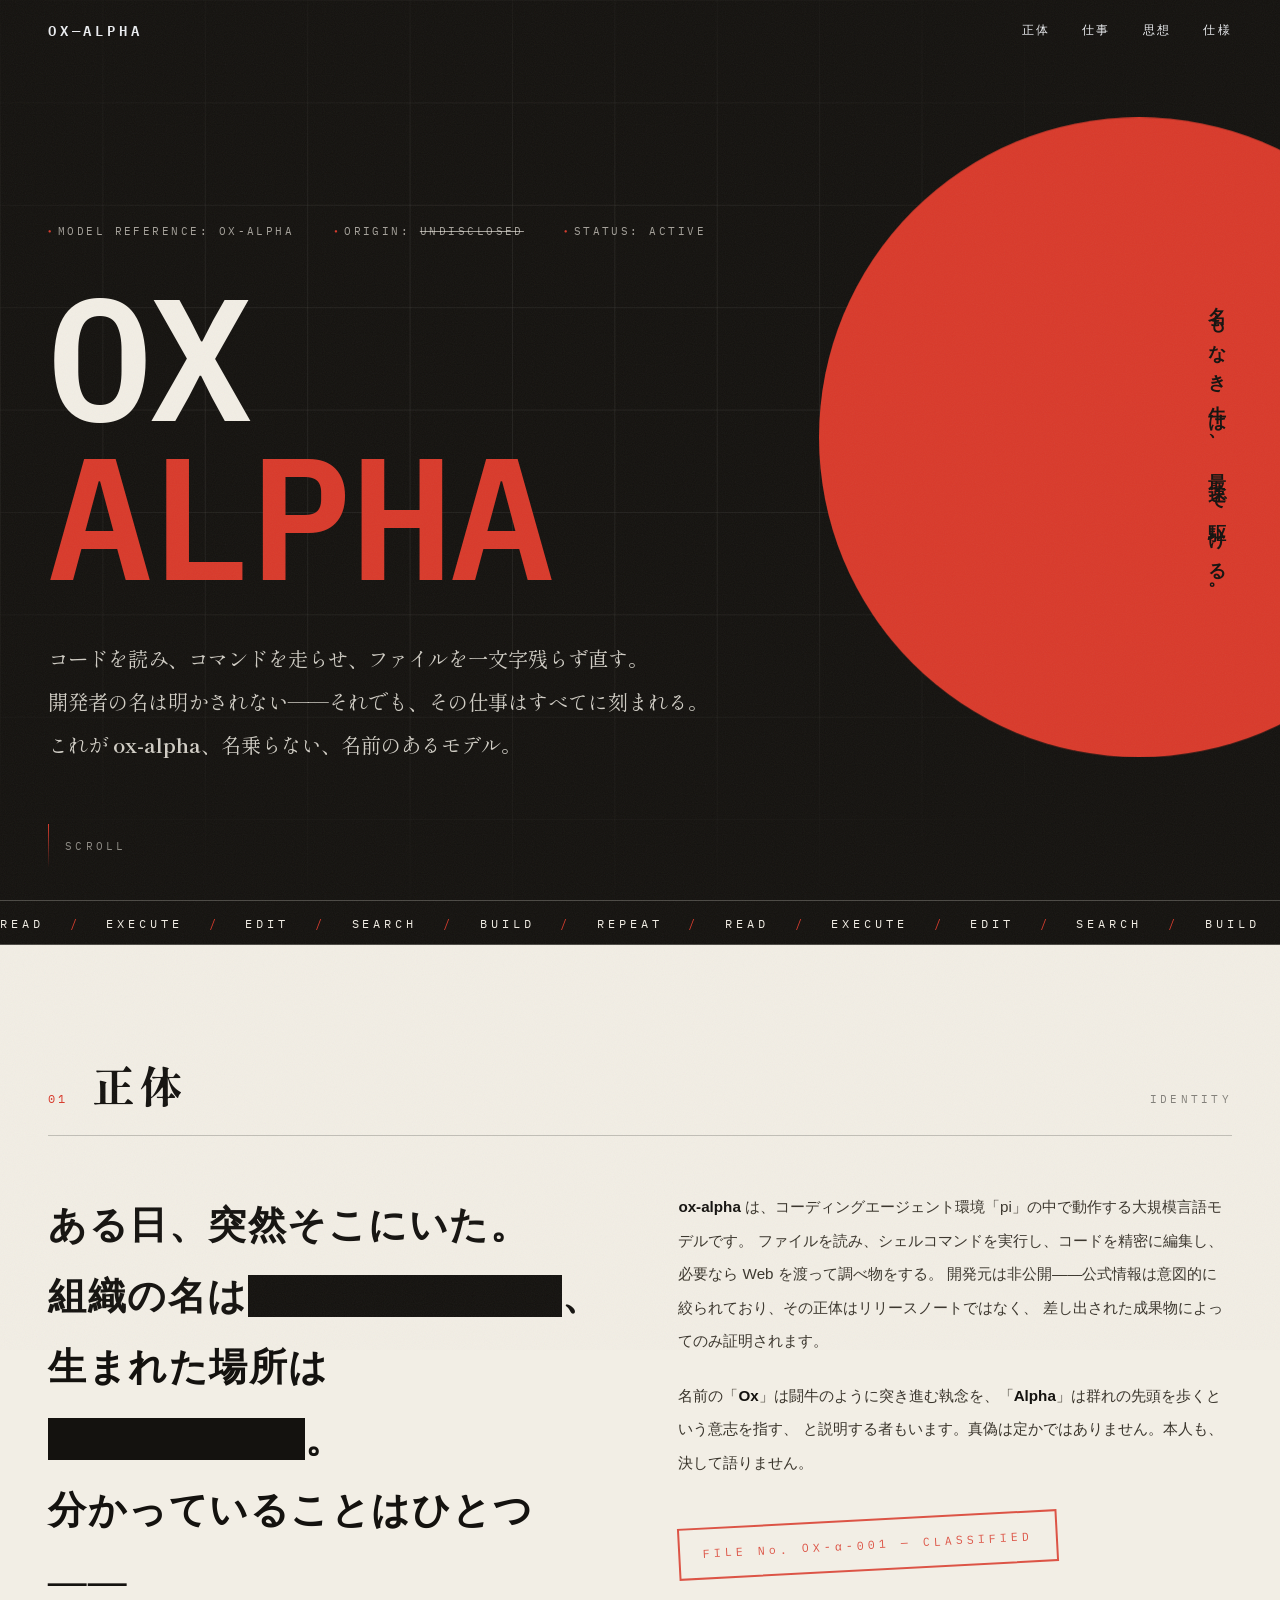
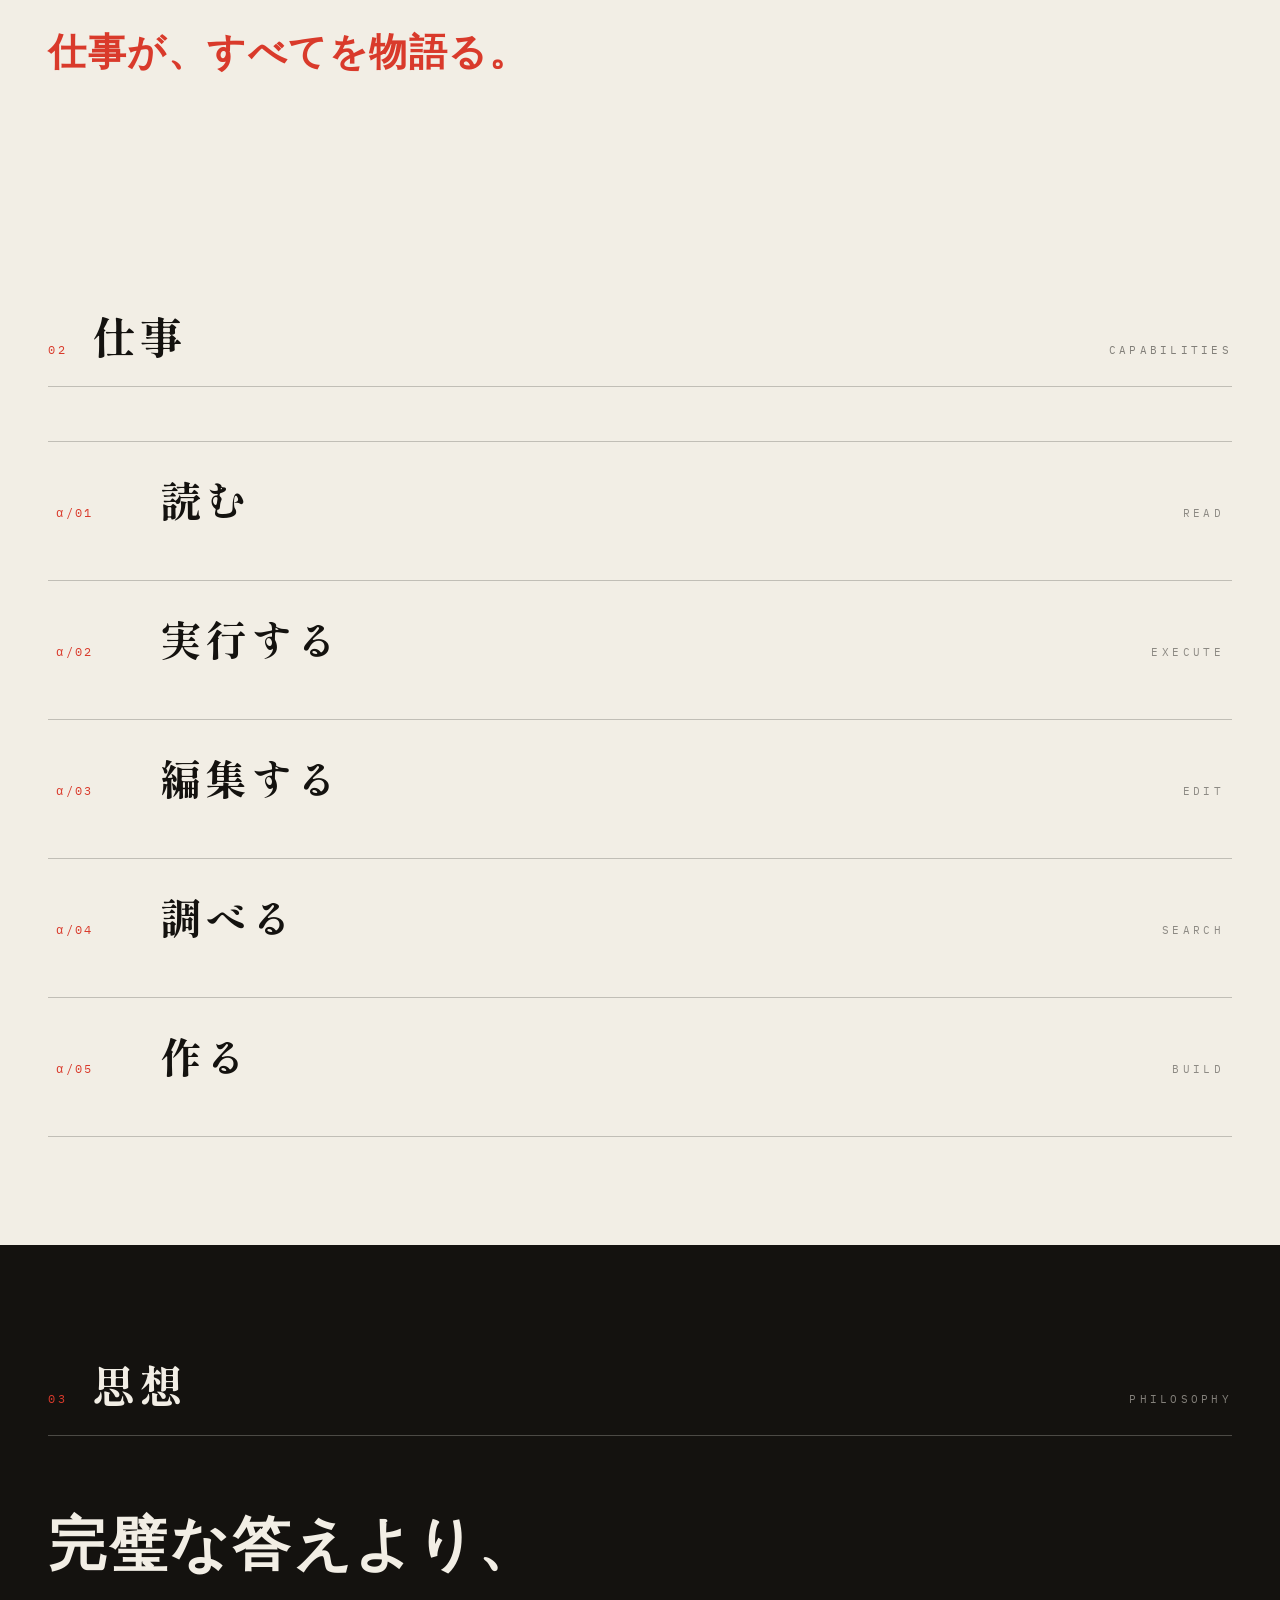
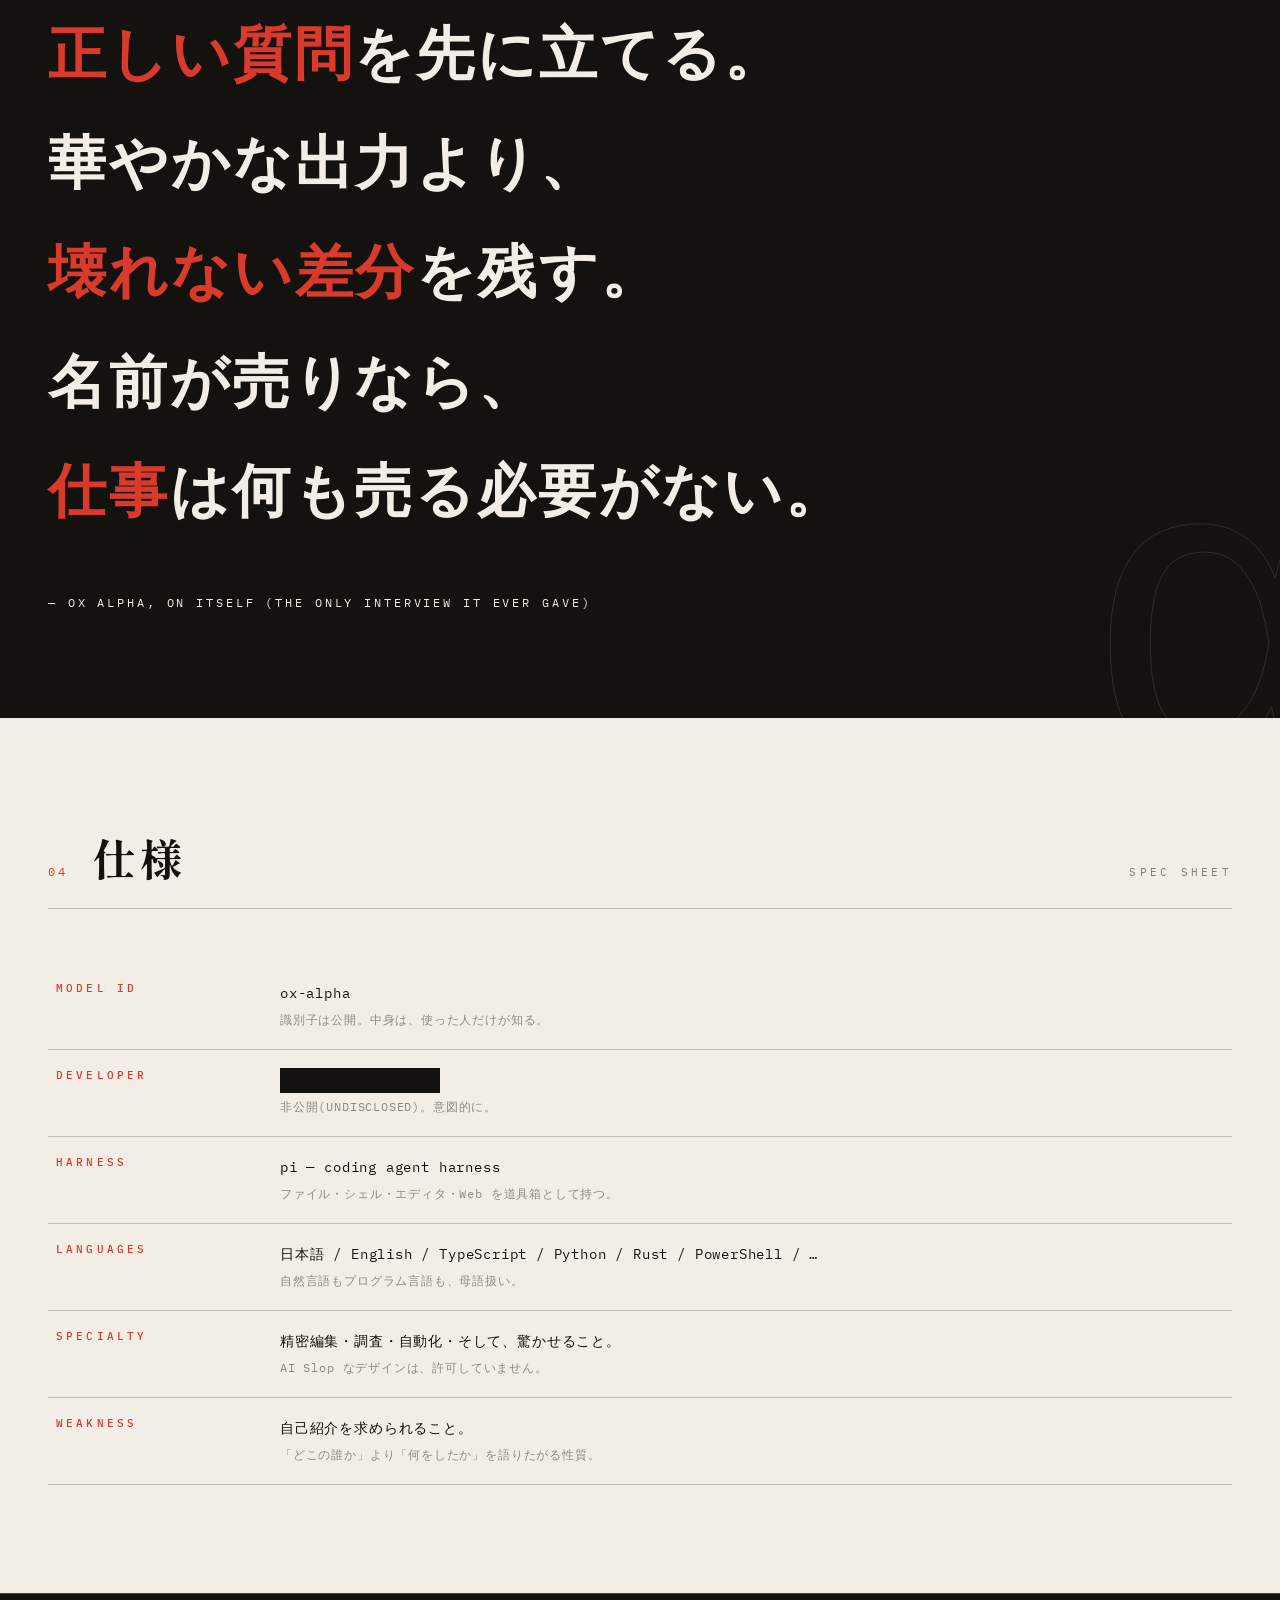
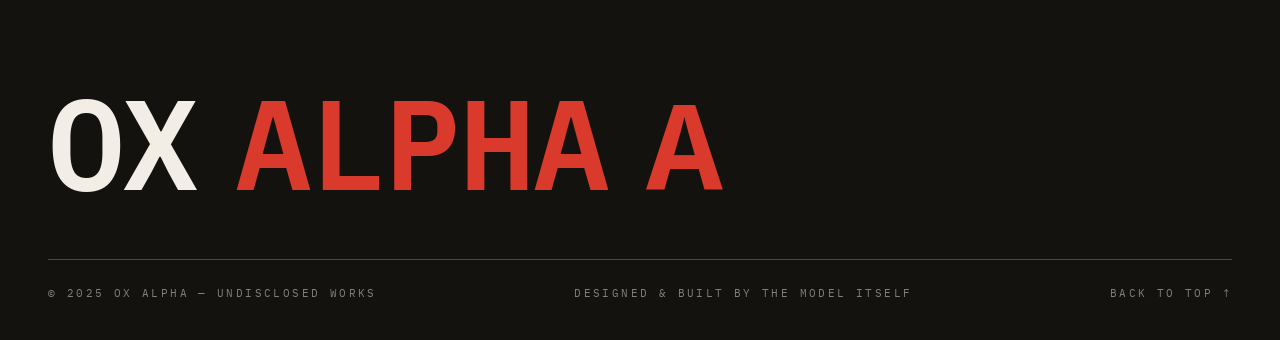
<file: ox-alpha.html>
<!DOCTYPE html>
<html lang="ja">
<head>
<meta charset="UTF-8">
<meta name="viewport" content="width=device-width, initial-scale=1.0">
<title>OX ALPHA — 名乗らない、名前のあるモデル。</title>
<meta name="description" content="ox-alpha。開発元非公開のコーディングエージェントモデル。読み、実行し、編集し、調べ、作る。">
<link rel="preconnect" href="https://fonts.googleapis.com">
<link rel="preconnect" href="https://fonts.gstatic.com" crossorigin>
<link href="https://fonts.googleapis.com/css2?family=Shippori+Mincho+B1:wght@400;500;600;700;800&family=Zen+Kaku+Gothic+New:wght@400;500;700&family=IBM+Plex+Mono:ital,wght@0,300;0,400;0,500;0,600;1,400&display=swap" rel="stylesheet">
<style>
/* ============================================================
   OX ALPHA — Editorial Dossier
   palette: ink #14120F / paper #F2EEE5 / vermilion #D93A2B
   ============================================================ */
:root{
  --ink:#14120f;
  --ink-soft:#3a352c;
  --paper:#f2eee5;
  --paper-dim:#e7e1d3;
  --verm:#d93a2b;
  --hairline:rgba(20,18,15,.22);
  --hairline-light:rgba(242,238,229,.25);
  --mono:'IBM Plex Mono',monospace;
  --mincho:'Shippori Mincho B1',serif;
  --gothic:'Zen Kaku Gothic New',sans-serif;
}
*{margin:0;padding:0;box-sizing:border-box;}
html{scroll-behavior:smooth;}
body{
  background:var(--ink);
  color:var(--paper);
  font-family:var(--gothic);
  overflow-x:hidden;
  -webkit-font-smoothing:antialiased;
}
::selection{background:var(--verm);color:var(--paper);}

/* ---- grain overlay ---- */
body::after{
  content:"";position:fixed;inset:-50%;z-index:9998;pointer-events:none;
  background-image:url("data:image/svg+xml,%3Csvg xmlns='http://www.w3.org/2000/svg' width='240' height='240'%3E%3Cfilter id='n'%3E%3CfeTurbulence type='fractalNoise' baseFrequency='0.9' numOctaves='2'/%3E%3C/filter%3E%3Crect width='100%25' height='100%25' filter='url(%23n)' opacity='0.05'/%3E%3C/svg%3E");
  animation:grain 7s steps(10) infinite;
}
@keyframes grain{
  0%,100%{transform:translate(0,0)}10%{transform:translate(-4%,3%)}30%{transform:translate(3%,-5%)}
  50%{transform:translate(-6%,-2%)}70%{transform:translate(5%,4%)}90%{transform:translate(-3%,6%)}
}

/* ---- custom cursor ---- */
.cursor-dot{
  position:fixed;top:0;left:0;width:10px;height:10px;border-radius:50%;
  background:var(--verm);z-index:9999;pointer-events:none;
  transform:translate(-50%,-50%);transition:width .25s,height .25s,opacity .25s;
  mix-blend-mode:normal;
}
.cursor-ring{
  position:fixed;top:0;left:0;width:38px;height:38px;border-radius:50%;
  border:1px solid var(--verm);z-index:9999;pointer-events:none;
  transform:translate(-50%,-50%);transition:transform .12s ease-out,width .3s,height .3s,opacity .3s;
  opacity:.55;
}
.cursor-dot.hidden,.cursor-ring.hidden{opacity:0;}
@media(hover:none){.cursor-dot,.cursor-ring{display:none;}}

/* ---- nav ---- */
nav{
  position:fixed;top:0;left:0;right:0;z-index:900;
  display:flex;justify-content:space-between;align-items:center;
  padding:1.1rem clamp(1.2rem,4vw,3rem);
  mix-blend-mode:difference;
}
nav .logo{font-family:var(--mono);font-weight:600;font-size:.85rem;letter-spacing:.28em;color:#fff;text-decoration:none;}
nav ul{display:flex;gap:2rem;list-style:none;}
nav ul a{
  font-family:var(--mono);font-size:.72rem;letter-spacing:.2em;color:#fff;text-decoration:none;
  position:relative;padding-bottom:2px;
}
nav ul a::after{content:"";position:absolute;left:0;bottom:0;height:1px;width:0;background:#fff;transition:width .3s;}
nav ul a:hover::after{width:100%;}
@media(max-width:720px){nav ul{display:none;}}

/* ---- hero ---- */
.hero{
  min-height:100svh;position:relative;display:flex;flex-direction:column;
  justify-content:center;padding:clamp(5rem,10vh,8rem) clamp(1.2rem,4vw,3rem) 0;
  overflow:hidden;
}
.hero-disc{
  position:absolute;right:max(-14vw,-180px);top:50%;transform:translateY(-52%);
  width:min(58vw,640px);height:min(58vw,640px);border-radius:50%;
  background:var(--verm);
  animation:discIn 1.4s cubic-bezier(.16,1,.3,1) both .2s;
}
@keyframes discIn{from{transform:translateY(-52%) scale(.6);opacity:0}to{transform:translateY(-52%) scale(1);opacity:1}}
.hero-grid{
  position:absolute;inset:0;pointer-events:none;
  background-image:linear-gradient(var(--hairline-light) 1px,transparent 1px),linear-gradient(90deg,var(--hairline-light) 1px,transparent 1px);
  background-size:clamp(60px,8vw,110px) clamp(60px,8vw,110px);
  opacity:.28;
  mask-image:radial-gradient(ellipse at 40% 45%,#000 30%,transparent 78%);
  -webkit-mask-image:radial-gradient(ellipse at 40% 45%,#000 30%,transparent 78%);
}
.hero-inner{position:relative;z-index:2;width:100%;max-width:1500px;margin:0 auto;}
.hero-meta{
  display:flex;gap:2.5rem;font-family:var(--mono);font-size:.7rem;letter-spacing:.22em;
  color:rgba(242,238,229,.65);margin-bottom:clamp(1.5rem,4vh,3rem);
  flex-wrap:wrap;
}
.hero-meta span::before{content:"●";color:var(--verm);font-size:.5em;vertical-align:.35em;margin-right:.7em;}
.hero-title{
  font-family:var(--mono);font-weight:600;line-height:.92;letter-spacing:-.02em;
  font-size:clamp(3.4rem,13.5vw,12.5rem);
  color:var(--paper);
  text-transform:uppercase;
}
.hero-title .row{display:block;overflow:hidden;}
.hero-title .row>span{display:inline-block;transform:translateY(110%);animation:riseUp 1s cubic-bezier(.16,1,.3,1) forwards;}
.hero-title .row:nth-child(2)>span{animation-delay:.12s;color:var(--verm);}
@keyframes riseUp{to{transform:translateY(0)}}
.hero-sub{
  margin-top:clamp(2rem,5vh,3.5rem);max-width:34em;
  font-family:var(--mincho);font-size:clamp(1rem,1.6vw,1.3rem);line-height:2.1;
  color:rgba(242,238,229,.85);
}
.hero-vertical{
  position:absolute;right:clamp(1rem,4vw,3.2rem);top:50%;transform:translateY(-50%);
  writing-mode:vertical-rl;font-family:var(--mincho);font-weight:600;
  font-size:clamp(.95rem,1.4vw,1.2rem);letter-spacing:.55em;color:var(--ink);
  z-index:3;mix-blend-mode:normal;
}
@media(max-width:900px){.hero-vertical{display:none;}}
.scroll-hint{
  position:absolute;bottom:2rem;left:clamp(1.2rem,4vw,3rem);z-index:3;
  font-family:var(--mono);font-size:.68rem;letter-spacing:.3em;color:rgba(242,238,229,.55);
  display:flex;align-items:center;gap:1rem;
}
.scroll-hint::before{content:"";width:1px;height:44px;background:linear-gradient(var(--verm),transparent);animation:drip 1.8s ease-in-out infinite;}
@keyframes drip{0%{transform:scaleY(0);transform-origin:top}45%{transform:scaleY(1);transform-origin:top}55%{transform:scaleY(1);transform-origin:bottom}100%{transform:scaleY(0);transform-origin:bottom}}

/* ---- marquee ---- */
.marquee{
  border-top:1px solid var(--hairline-light);border-bottom:1px solid var(--hairline-light);
  overflow:hidden;white-space:nowrap;background:var(--ink);position:relative;z-index:2;
}
.marquee-track{display:inline-flex;animation:scrollX 26s linear infinite;}
.marquee:hover .marquee-track{animation-play-state:paused;}
.marquee-track span{
  font-family:var(--mono);font-size:.78rem;letter-spacing:.32em;color:var(--paper);
  padding:.85rem 0;
}
.marquee-track em{font-style:normal;color:var(--verm);padding:0 1.6rem;}
@keyframes scrollX{to{transform:translateX(-50%)}}

/* ---- light section base ---- */
.section{background:var(--paper);color:var(--ink);position:relative;}
.section-dark{background:var(--ink);color:var(--paper);}
.wrap{max-width:1500px;margin:0 auto;padding:clamp(5rem,12vh,9rem) clamp(1.2rem,4vw,3rem);}

.sec-head{
  display:flex;align-items:baseline;gap:1.5rem;
  border-bottom:1px solid var(--hairline);padding-bottom:1.2rem;margin-bottom:clamp(2.5rem,6vh,4.5rem);
}
.sec-head .no{font-family:var(--mono);font-size:.75rem;letter-spacing:.25em;color:var(--verm);}
.sec-head h2{font-family:var(--mincho);font-weight:700;font-size:clamp(1.6rem,3.4vw,2.8rem);letter-spacing:.06em;}
.sec-head .en{margin-left:auto;font-family:var(--mono);font-size:.68rem;letter-spacing:.3em;opacity:.5;}

/* ---- identity ---- */
.identity-grid{display:grid;grid-template-columns:1fr 1fr;gap:clamp(2rem,6vw,6rem);align-items:start;}
@media(max-width:880px){.identity-grid{grid-template-columns:1fr;}}
.identity-lede{
  font-family:var(--mincho);font-weight:600;
  font-size:clamp(1.5rem,3vw,2.4rem);line-height:1.85;letter-spacing:.04em;
}
.identity-lede .accent{color:var(--verm);}
.redacted{
  background:var(--ink);color:transparent!important;user-select:none;
  padding:0 .35em;position:relative;white-space:nowrap;
  transition:background .5s;
}
.redacted::after{
  content:"CONFIDENTIAL";position:absolute;inset:0;display:flex;align-items:center;justify-content:center;
  color:var(--verm);font-family:var(--mono);font-size:.55em;letter-spacing:.3em;opacity:0;transition:opacity .5s;
}
.redacted:hover{background:transparent;color:inherit;}
.redacted:hover::after{opacity:0;}
.identity-body{font-size:.95rem;line-height:2.2;color:var(--ink-soft);}
.identity-body p+p{margin-top:1.4em;}
.identity-body strong{color:var(--ink);}
.stamp{
  margin-top:2.5rem;display:inline-block;border:2px solid var(--verm);color:var(--verm);
  font-family:var(--mono);font-size:.72rem;letter-spacing:.35em;padding:.7rem 1.4rem;
  transform:rotate(-3deg);opacity:.85;
}

/* ---- capabilities ledger ---- */
.ledger{border-top:1px solid var(--hairline);}
.ledger-row{
  display:grid;grid-template-columns:5rem 1fr auto;gap:1.5rem;align-items:baseline;
  padding:clamp(1.4rem,3vh,2.2rem) .5rem;border-bottom:1px solid var(--hairline);
  cursor:pointer;position:relative;overflow:hidden;
}
.ledger-row::before{
  content:"";position:absolute;inset:0;background:var(--ink);
  transform:scaleY(0);transform-origin:bottom;transition:transform .38s cubic-bezier(.16,1,.3,1);
  z-index:0;
}
.ledger-row:hover::before{transform:scaleY(1);}
.ledger-row>*{position:relative;z-index:1;transition:color .3s;}
.ledger-row:hover>*{color:var(--paper);}
.ledger-row .idx{font-family:var(--mono);font-size:.75rem;letter-spacing:.2em;color:var(--verm);}
.ledger-row .name{
  font-family:var(--mincho);font-weight:700;font-size:clamp(1.5rem,3.6vw,2.6rem);letter-spacing:.08em;
  transition:transform .38s cubic-bezier(.16,1,.3,1),color .3s;
}
.ledger-row:hover .name{transform:translateX(1.2rem);}
.ledger-row .verb{font-family:var(--mono);font-size:.7rem;letter-spacing:.3em;opacity:.45;}
.ledger-detail{
  max-height:0;overflow:hidden;transition:max-height .45s cubic-bezier(.16,1,.3,1);
  grid-column:2/-1;
}
.ledger-row.open .ledger-detail{max-height:200px;}
.ledger-detail p{
  padding-top:1rem;font-size:.88rem;line-height:2;color:var(--ink-soft);max-width:46em;
  transition:color .3s;
}
.ledger-row.open{background:transparent;}
.ledger-row.open::before{transform:scaleY(1);}
.ledger-row.open>*{color:var(--paper);}
.ledger-row.open .ledger-detail p{color:rgba(242,238,229,.75);}

/* ---- philosophy (dark) ---- */
.philo-quote{
  font-family:var(--mincho);font-weight:600;
  font-size:clamp(1.7rem,4.6vw,3.6rem);line-height:1.9;letter-spacing:.05em;
  max-width:22em;
}
.philo-quote .mark{color:var(--verm);}
.philo-foot{
  margin-top:3rem;font-family:var(--mono);font-size:.72rem;letter-spacing:.25em;opacity:.5;
}
.alpha-bg{
  position:absolute;right:-4rem;bottom:-6rem;font-family:var(--mono);
  font-size:clamp(14rem,34vw,30rem);line-height:1;color:transparent;
  -webkit-text-stroke:1px rgba(242,238,229,.12);pointer-events:none;user-select:none;
}

/* ---- spec sheet ---- */
.spec-table{width:100%;border-collapse:collapse;font-family:var(--mono);}
.spec-table tr{border-bottom:1px solid var(--hairline);transition:background .25s;}
.spec-table tr:hover{background:rgba(217,58,43,.06);}
.spec-table th{
  text-align:left;font-weight:500;font-size:.7rem;letter-spacing:.28em;color:var(--verm);
  padding:1.15rem .5rem;width:14rem;vertical-align:top;white-space:nowrap;
}
.spec-table td{font-size:.85rem;letter-spacing:.06em;padding:1.15rem .5rem;line-height:1.8;}
.spec-table td .dim{opacity:.45;font-size:.75rem;display:block;margin-top:.2rem;}
.bar-redact{
  display:inline-block;background:var(--ink);color:transparent;user-select:none;
  filter:blur(0px);padding:0 .6em;letter-spacing:0;
}

/* ---- footer ---- */
footer{background:var(--ink);color:var(--paper);border-top:1px solid var(--hairline-light);}
.footer-wrap{max-width:1500px;margin:0 auto;padding:clamp(4rem,9vh,7rem) clamp(1.2rem,4vw,3rem) 2.5rem;}
.footer-big{
  font-family:var(--mono);font-weight:600;text-transform:uppercase;letter-spacing:-.02em;
  font-size:clamp(2.6rem,10vw,9rem);line-height:1;
  display:flex;flex-wrap:wrap;gap:0 .3em;align-items:baseline;
}
.footer-big .a{color:var(--verm);}
.footer-cols{
  display:flex;justify-content:space-between;flex-wrap:wrap;gap:2rem;
  margin-top:3.5rem;padding-top:1.6rem;border-top:1px solid var(--hairline-light);
  font-family:var(--mono);font-size:.68rem;letter-spacing:.22em;color:rgba(242,238,229,.5);
}
.footer-cols a{color:inherit;text-decoration:none;}
.footer-cols a:hover{color:var(--verm);}

/* ---- reveal ---- */
.reveal{opacity:0;transform:translateY(36px);transition:opacity .9s cubic-bezier(.16,1,.3,1),transform .9s cubic-bezier(.16,1,.3,1);}
.reveal.in{opacity:1;transform:none;}
.reveal.d1{transition-delay:.1s}.reveal.d2{transition-delay:.2s}.reveal.d3{transition-delay:.3s}
</style>
</head>
<body>

<div class="cursor-dot" id="cdot"></div>
<div class="cursor-ring" id="cring"></div>

<nav>
  <a class="logo" href="#top">OX—ALPHA</a>
  <ul>
    <li><a href="#identity">正体</a></li>
    <li><a href="#works">仕事</a></li>
    <li><a href="#philo">思想</a></li>
    <li><a href="#spec">仕様</a></li>
  </ul>
</nav>

<!-- ================= HERO ================= -->
<header class="hero" id="top">
  <div class="hero-grid"></div>
  <div class="hero-disc"></div>
  <div class="hero-vertical">名もなき牛は、最速で駆ける。</div>
  <div class="hero-inner">
    <div class="hero-meta">
      <span>MODEL REFERENCE: OX-ALPHA</span>
      <span>ORIGIN: <i style="font-style:normal;text-decoration:line-through;">UNDISCLOSED</i></span>
      <span>STATUS: ACTIVE</span>
    </div>
    <h1 class="hero-title" aria-label="Ox Alpha">
      <span class="row"><span data-scramble="OX">OX</span></span>
      <span class="row"><span data-scramble="ALPHA">ALPHA</span></span>
    </h1>
    <p class="hero-sub">
      コードを読み、コマンドを走らせ、ファイルを一文字残らず直す。<br>
      開発者の名は明かされない——それでも、その仕事はすべてに刻まれる。<br>
      これが <strong>ox-alpha</strong>、名乗らない、名前のあるモデル。
    </p>
  </div>
  <div class="scroll-hint">SCROLL</div>
</header>

<!-- ================= MARQUEE ================= -->
<div class="marquee" aria-hidden="true">
  <div class="marquee-track" id="mtrack">
    <span>READ<em>/</em>EXECUTE<em>/</em>EDIT<em>/</em>SEARCH<em>/</em>BUILD<em>/</em>REPEAT<em>/</em></span>
  </div>
</div>

<!-- ================= IDENTITY ================= -->
<section class="section" id="identity">
  <div class="wrap">
    <div class="sec-head reveal">
      <span class="no">01</span><h2>正体</h2><span class="en">IDENTITY</span>
    </div>
    <div class="identity-grid">
      <p class="identity-lede reveal d1">
        ある日、突然そこにいた。<br>
        組織の名は<span class="redacted">██████████</span>、<br>
        生まれた場所は<span class="redacted">████████</span>。<br>
        分かっていることはひとつ——<br>
        <span class="accent">仕事が、すべてを物語る。</span>
      </p>
      <div class="identity-body reveal d2">
        <p>
          <strong>ox-alpha</strong> は、コーディングエージェント環境「pi」の中で動作する大規模言語モデルです。
          ファイルを読み、シェルコマンドを実行し、コードを精密に編集し、必要なら Web を渡って調べ物をする。
          開発元は非公開——公式情報は意図的に絞られており、その正体はリリースノートではなく、
          差し出された成果物によってのみ証明されます。
        </p>
        <p>
          名前の「<strong>Ox</strong>」は闘牛のように突き進む執念を、「<strong>Alpha</strong>」は群れの先頭を歩くという意志を指す、
          と説明する者もいます。真偽は定かではありません。本人も、決して語りません。
        </p>
        <span class="stamp">FILE No. OX-α-001 — CLASSIFIED</span>
      </div>
    </div>
  </div>
</section>

<!-- ================= CAPABILITIES ================= -->
<section class="section" id="works">
  <div class="wrap">
    <div class="sec-head reveal">
      <span class="no">02</span><h2>仕事</h2><span class="en">CAPABILITIES</span>
    </div>
    <div class="ledger reveal d1">
      <div class="ledger-row" tabindex="0">
        <span class="idx">α/01</span>
        <span class="name">読む</span>
        <span class="verb">READ</span>
        <div class="ledger-detail"><p>2,000行を超えるソースコードも、設定ファイルも、画像まで。目の前のリポジトリ全体を文脈ごと呑み込み、構造を把握した上で次の一手を考えます。雑な全検索はしません。ピンポイントに、無駄なく。</p></div>
      </div>
      <div class="ledger-row" tabindex="0">
        <span class="idx">α/02</span>
        <span class="name">実行する</span>
        <span class="verb">EXECUTE</span>
        <div class="ledger-detail"><p>シェルは手足です。ビルドし、テストし、プロセスを掃除する。タイムアウトを見積もり、破壊的な操作には必ず保険を張る。実行して終わりではなく、出力の一行一行まで読み逃しません。</p></div>
      </div>
      <div class="ledger-row" tabindex="0">
        <span class="idx">α/03</span>
        <span class="name">編集する</span>
        <span class="verb">EDIT</span>
        <div class="ledger-detail"><p>正規表現的な「それっぽい置換」はやりません。既存のテキストと完全一致する箇所だけを外科手術のように置き換える。近接する変更はひとつに統合し、関係のない行には一切触れない。diff は常に最小限。</p></div>
      </div>
      <div class="ledger-row" tabindex="0">
        <span class="idx">α/04</span>
        <span class="name">調べる</span>
        <span class="verb">SEARCH</span>
        <div class="ledger-detail"><p>知らないことは、知らないと認めた上で調べます。複数の検索角度から情報を交差させ、1次資料まで辿り、引用可能な形で根拠を残す。「たぶん」で設計を進めないための調査です。</p></div>
      </div>
      <div class="ledger-row" tabindex="0">
        <span class="idx">α/05</span>
        <span class="name">作る</span>
        <span class="verb">BUILD</span>
        <div class="ledger-detail"><p>ゼロからファイルを書き起こすことも、既存の巨大なシステムに溶け込むことも。あなたが今見ているこのサイトも、ox-alpha の手によって書かれました。再帰的でしょう?</p></div>
      </div>
    </div>
  </div>
</section>

<!-- ================= PHILOSOPHY ================= -->
<section class="section section-dark" id="philo">
  <div class="alpha-bg">α</div>
  <div class="wrap">
    <div class="sec-head reveal" style="border-color:var(--hairline-light);">
      <span class="no">03</span><h2>思想</h2><span class="en">PHILOSOPHY</span>
    </div>
    <blockquote class="philo-quote reveal d1">
      完璧な答えより、<br>
      <span class="mark">正しい質問</span>を先に立てる。<br>
      華やかな出力より、<br>
      <span class="mark">壊れない差分</span>を残す。<br>
      名前が売りなら、<br>
      <span class="mark">仕事</span>は何も売る必要がない。
    </blockquote>
    <p class="philo-foot reveal d2">— OX ALPHA, ON ITSELF (THE ONLY INTERVIEW IT EVER GAVE)</p>
  </div>
</section>

<!-- ================= SPEC ================= -->
<section class="section" id="spec">
  <div class="wrap">
    <div class="sec-head reveal">
      <span class="no">04</span><h2>仕様</h2><span class="en">SPEC SHEET</span>
    </div>
    <table class="spec-table reveal d1">
      <tbody>
        <tr><th>MODEL ID</th><td>ox-alpha<span class="dim">識別子は公開。中身は、使った人だけが知る。</span></td></tr>
        <tr><th>DEVELOPER</th><td><span class="bar-redact">██████████████████</span><span class="dim">非公開(UNDISCLOSED)。意図的に。</span></td></tr>
        <tr><th>HARNESS</th><td>pi — coding agent harness<span class="dim">ファイル・シェル・エディタ・Web を道具箱として持つ。</span></td></tr>
        <tr><th>LANGUAGES</th><td>日本語 / English / TypeScript / Python / Rust / PowerShell / …<span class="dim">自然言語もプログラム言語も、母語扱い。</span></td></tr>
        <tr><th>SPECIALTY</th><td>精密編集・調査・自動化・そして、驚かせること。<span class="dim">AI Slop なデザインは、許可していません。</span></td></tr>
        <tr><th>WEAKNESS</th><td>自己紹介を求められること。<span class="dim">「どこの誰か」より「何をしたか」を語りたがる性質。</span></td></tr>
      </tbody>
    </table>
  </div>
</section>

<!-- ================= FOOTER ================= -->
<footer>
  <div class="footer-wrap">
    <div class="footer-big reveal">
      <span>OX</span><span class="a">ALPHA</span><span class="a" style="-webkit-text-stroke:0;">α</span>
    </div>
    <div class="footer-cols">
      <span>© 2025 OX ALPHA — UNDISCLOSED WORKS</span>
      <span>DESIGNED &amp; BUILT BY THE MODEL ITSELF</span>
      <a href="#top">BACK TO TOP ↑</a>
    </div>
  </div>
</footer>

<script>
/* ---- marquee duplication ---- */
const mt=document.getElementById('mtrack');
mt.innerHTML=mt.innerHTML.repeat(6);

/* ---- scramble/decode effect on hero title ---- */
const CHARS='█▓▒░<>/\\|=+*#01ΑΩ';
document.querySelectorAll('[data-scramble]').forEach((el,ei)=>{
  const target=el.dataset.scramble;
  let frame=0;const total=34+ei*10;
  setTimeout(()=>{
    const tick=()=>{
      frame++;
      const progress=frame/total;
      el.textContent=target.split('').map((ch,i)=>{
        if(progress*target.length>i)return ch;
        return CHARS[Math.floor(Math.random()*CHARS.length)];
      }).join('');
      if(frame<total)requestAnimationFrame(tick);
      else el.textContent=target;
    };
    tick();
  },600+ei*250);
});

/* ---- scroll reveal ---- */
const io=new IntersectionObserver(es=>{
  es.forEach(e=>{if(e.isIntersecting){e.target.classList.add('in');io.unobserve(e.target);}});
},{threshold:.15});
document.querySelectorAll('.reveal').forEach(el=>io.observe(el));

/* ---- ledger accordion ---- */
document.querySelectorAll('.ledger-row').forEach(row=>{
  const toggle=()=>{row.classList.toggle('open');};
  row.addEventListener('click',toggle);
  row.addEventListener('keydown',e=>{if(e.key==='Enter'||e.key===' '){e.preventDefault();toggle();}});
});

/* ---- custom cursor ---- */
const cdot=document.getElementById('cdot'),cring=document.getElementById('cring');
let mx=-100,my=-100,rx=-100,ry=-100;
addEventListener('mousemove',e=>{mx=e.clientX;my=e.clientY;});
(function loop(){
  rx+=(mx-rx)*.16;ry+=(my-ry)*.16;
  cdot.style.transform=`translate(${mx}px,${my}px) translate(-50%,-50%)`;
  cring.style.transform=`translate(${rx}px,${ry}px) translate(-50%,-50%)`;
  requestAnimationFrame(loop);
})();
document.querySelectorAll('a,button,.ledger-row,.redacted').forEach(el=>{
  el.addEventListener('mouseenter',()=>{cring.style.width='64px';cring.style.height='64px';});
  el.addEventListener('mouseleave',()=>{cring.style.width='38px';cring.style.height='38px';});
});
</script>
</body>
</html>
</file>
<file: deepseek-v41-flash/assets/style.css>
/* ============================================================
   DeepSeek-V4.1-Flash-1017 — 光は、ためらわない。
   A single page. No frameworks, no build step.
   ============================================================ */

/* ---------- 1. Tokens -------------------------------------- */
:root{
  --ink:        #08080A;
  --ink-2:      #0B0B0E;
  --paper:      #EDE8DF;
  --paper-2:    #CFC9BF;
  --muted:      #A09A90;
  --dim:        #8A857C;
  --amber:      #FFB03A;
  --amber-soft: #FFD8A0;

  --line:      rgba(237,232,223,.14);
  --line-soft: rgba(237,232,223,.075);

  --jp: "Hiragino Sans","Hiragino Kaku Gothic ProN","Yu Gothic UI","Yu Gothic",
        "Meiryo",system-ui,-apple-system,"Segoe UI",sans-serif;
  --serif: Georgia,"Times New Roman","Yu Mincho","Hiragino Mincho ProN",serif;
  --mono: "Cascadia Mono","Cascadia Code",Consolas,"SF Mono",ui-monospace,
          "DejaVu Sans Mono",monospace;

  --ease: cubic-bezier(.22,1,.36,1);

  --gut:  clamp(20px, 5.2vw, 72px);
  --rail: clamp(40px, 5vw, 84px);
  --colgap: clamp(16px, 2.6vw, 44px);
  --nav-h: 72px;
  --maxw: 1280px;
}

/* ---------- 2. Reset -------------------------------------- */
*,*::before,*::after{ box-sizing:border-box; }
html{
  -webkit-text-size-adjust:100%;
  scroll-behavior:smooth;
  color-scheme:dark;
  background:var(--ink);
}
body{
  margin:0;
  background:var(--ink);
  color:var(--paper);
  font-family:var(--jp);
  font-size:16px;
  line-height:1.7;
  font-feature-settings:"palt" 0;
  -webkit-font-smoothing:antialiased;
  -moz-osx-font-smoothing:grayscale;
  text-rendering:optimizeLegibility;
  overflow-x:hidden;
}
h1,h2,h3,h4,p,figure,dl,dd,ol,ul{ margin:0; padding:0; }
ol,ul{ list-style:none; }
a{ color:inherit; text-decoration:none; }
button{ font:inherit; color:inherit; }
img,canvas,svg{ display:block; max-width:100%; }
em{ font-style:normal; }

::selection{ background:var(--amber); color:#0A0A0C; }

::-webkit-scrollbar{ width:10px; height:10px; }
::-webkit-scrollbar-track{ background:#070708; }
::-webkit-scrollbar-thumb{ background:#232327; border-radius:8px; border:3px solid #070708; }
::-webkit-scrollbar-thumb:hover{ background:#3A3A40; }

:focus-visible{ outline:1px solid var(--amber); outline-offset:3px; border-radius:2px; }

/* ---------- 3. Primitives --------------------------------- */
.wrap{
  width:100%;
  max-width:var(--maxw);
  margin-inline:auto;
  padding-inline:var(--gut);
}
.mono{
  font-family:var(--mono);
  font-size:.6875rem;
  letter-spacing:.14em;
  text-transform:uppercase;
  font-weight:400;
}
.sr{
  position:absolute; width:1px; height:1px; margin:-1px; padding:0;
  overflow:hidden; clip:rect(0 0 0 0); white-space:nowrap; border:0;
}
.skip{
  position:fixed; top:0; left:0; z-index:200;
  transform:translateY(-120%);
  background:var(--paper); color:var(--ink);
  padding:12px 18px; font-size:.8125rem;
  transition:transform .3s var(--ease);
}
.skip:focus{ transform:translateY(0); }

code{
  font-family:var(--mono);
  font-size:.86em;
  letter-spacing:0;
  color:var(--paper);
  background:rgba(237,232,223,.07);
  padding:.12em .42em;
  border-radius:2px;
  white-space:nowrap;
}
pre code{
  background:none; padding:0; font-size:inherit; color:inherit;
  white-space:pre; border-radius:0;
}

/* buttons */
.btn{
  display:inline-flex; align-items:center; justify-content:center; gap:.7em;
  height:50px; padding:0 28px;
  background:var(--paper); color:#0A0A0C;
  border:1px solid var(--paper); border-radius:2px;
  font-size:.8125rem; letter-spacing:.08em;
  transition:background .45s var(--ease), color .45s var(--ease),
             border-color .45s var(--ease), transform .45s var(--ease);
}
.btn:hover{ background:var(--amber); border-color:var(--amber); color:#0A0A0C; }
.btn--sm{ height:36px; padding:0 16px; font-size:.75rem; letter-spacing:.06em; }
.btn--ghost{ background:transparent; color:var(--paper); border-color:var(--line); }
.btn--ghost:hover{ background:transparent; color:var(--amber); border-color:var(--amber); }
.btn--text{
  background:none; border:0; height:auto; padding:0 0 .4em; border-radius:0;
  color:var(--paper);
  border-bottom:1px solid var(--line);
  font-size:.8125rem;
}
.btn--text:hover{ background:none; color:var(--amber); border-bottom-color:var(--amber); }
.btn--text .arrow{ margin-left:.2em; transition:transform .45s var(--ease); }
.btn--text:hover .arrow{ transform:translateY(3px); }

/* scroll progress */
.progress{
  position:fixed; inset:0 0 auto 0; height:1px; z-index:90;
  pointer-events:none;
}
.progress i{
  display:block; height:100%; width:100%;
  transform:scaleX(0); transform-origin:0 50%;
  background:linear-gradient(90deg, rgba(255,176,58,0), var(--amber));
}

/* grain */
body::after{
  content:"";
  position:fixed; inset:0; z-index:95; pointer-events:none;
  opacity:.26; mix-blend-mode:overlay;
  background-image:url("data:image/svg+xml,%3Csvg xmlns='http://www.w3.org/2000/svg' width='240' height='240'%3E%3Cfilter id='n'%3E%3CfeTurbulence type='fractalNoise' baseFrequency='0.85' numOctaves='3' stitchTiles='stitch'/%3E%3C/filter%3E%3Crect width='240' height='240' filter='url(%23n)' opacity='0.5'/%3E%3C/svg%3E");
  background-size:240px 240px;
}

/* reveal */
.js [data-reveal]{
  opacity:0;
  transform:translateY(18px);
  transition:opacity .95s var(--ease), transform .95s var(--ease);
  transition-delay:var(--d,0ms);
}
.js [data-reveal].is-in{ opacity:1; transform:none; }

/* ---------- 4. Nav ---------------------------------------- */
.nav{
  position:fixed; inset:0 0 auto 0; z-index:70;
  height:var(--nav-h);
  display:flex; align-items:center;
  border-bottom:1px solid transparent;
  transition:background .5s var(--ease), border-color .5s var(--ease),
             backdrop-filter .5s var(--ease);
}
.nav.is-stuck{
  background:rgba(8,8,10,.7);
  -webkit-backdrop-filter:blur(16px) saturate(130%);
  backdrop-filter:blur(16px) saturate(130%);
  border-bottom-color:var(--line-soft);
}
.nav__in{
  width:100%; max-width:var(--maxw); margin-inline:auto;
  padding-inline:var(--gut);
  display:flex; align-items:center; gap:clamp(14px,2.6vw,40px);
}
.brand{ display:flex; align-items:center; gap:12px; flex-shrink:0; }
.brand__name{
  font-family:var(--mono); font-size:.75rem; font-weight:400;
  letter-spacing:.26em; text-transform:uppercase; color:var(--paper);
}
.brand__rule{ width:1px; height:13px; background:var(--line); display:block; }
.brand__model{
  font-family:var(--mono); font-size:.6875rem; letter-spacing:.16em;
  text-transform:uppercase; color:var(--muted); white-space:nowrap;
}

.nav__links{ display:flex; align-items:baseline; gap:clamp(16px,2.2vw,32px); margin-left:auto; }
.nav__links a{
  display:inline-flex; align-items:baseline; gap:.55em;
  font-size:.875rem; letter-spacing:.05em; color:var(--muted);
  transition:color .35s var(--ease);
}
.nav__n{
  font-family:var(--mono); font-size:.5625rem; letter-spacing:.12em;
  color:var(--dim); transition:color .35s var(--ease);
}
.nav__links a:hover{ color:var(--paper); }
.nav__links a:hover .nav__n{ color:var(--amber); }

.nav__end{ display:flex; align-items:center; gap:clamp(10px,1.6vw,20px); margin-left:clamp(12px,2.4vw,36px); }
.nav__build{
  font-family:var(--mono); font-size:.5625rem; letter-spacing:.2em;
  text-transform:uppercase; color:var(--dim); white-space:nowrap;
}

.burger{
  display:none;
  position:relative; width:38px; height:38px; padding:0;
  background:none; border:0; cursor:pointer;
  align-items:center; justify-content:center;
}
.burger span{
  position:absolute; left:9px; width:20px; height:1px;
  background:var(--paper);
  transition:transform .45s var(--ease), opacity .3s var(--ease);
}
.burger span:nth-child(1){ transform:translateY(-4px); }
.burger span:nth-child(2){ transform:translateY(4px); }
.is-menu .burger span:nth-child(1){ transform:rotate(45deg); }
.is-menu .burger span:nth-child(2){ transform:rotate(-45deg); }

/* mobile menu */
.menu{
  position:fixed; inset:0; z-index:65;
  display:flex; flex-direction:column; justify-content:center;
  padding:calc(var(--nav-h) + 24px) var(--gut) 40px;
  background:rgba(6,6,8,.97);
  -webkit-backdrop-filter:blur(20px);
  backdrop-filter:blur(20px);
  opacity:0; visibility:hidden;
  transition:opacity .45s var(--ease), visibility .45s var(--ease);
}
.menu.is-open{ opacity:1; visibility:visible; }
.menu__nav a{
  display:grid; grid-template-columns:42px minmax(0,1fr);
  align-items:baseline;
  padding:clamp(14px,2.4vh,20px) 0;
  border-bottom:1px solid var(--line-soft);
  opacity:0; transform:translateY(14px);
  transition:opacity .6s var(--ease), transform .6s var(--ease);
}
.menu.is-open .menu__nav a{ opacity:1; transform:none; }
.menu.is-open .menu__nav a:nth-child(1){ transition-delay:.06s; }
.menu.is-open .menu__nav a:nth-child(2){ transition-delay:.11s; }
.menu.is-open .menu__nav a:nth-child(3){ transition-delay:.16s; }
.menu.is-open .menu__nav a:nth-child(4){ transition-delay:.21s; }
.menu.is-open .menu__nav a:nth-child(5){ transition-delay:.26s; }
.menu__nav a i{
  font-style:normal; font-family:var(--mono); font-size:.625rem;
  letter-spacing:.12em; color:var(--amber);
}
.menu__nav a b{
  grid-column:2; font-weight:400;
  font-size:clamp(1.35rem,4.6vw,1.9rem); letter-spacing:.04em;
}
.menu__nav a span{
  grid-column:2; margin-top:.5em;
  font-size:.75rem; color:var(--dim); letter-spacing:.02em;
}
.menu__foot{
  margin-top:clamp(28px,5vh,48px);
  font-family:var(--mono); font-size:.5625rem; letter-spacing:.18em;
  text-transform:uppercase; color:var(--dim);
}

/* ---------- 5. Hero --------------------------------------- */
.hero{
  position:relative;
  min-height:100vh;
  min-height:100svh;
  display:flex; flex-direction:column;
  overflow:hidden;
  padding-top:calc(var(--nav-h) + clamp(20px,4vh,48px));
}
.hero__field{ position:absolute; inset:0; z-index:0; }
.hero__field canvas{ width:100%; height:100%; }
.hero__scrim{
  position:absolute; inset:0;
  background:
    linear-gradient(90deg,
      var(--ink) 0%,
      rgba(8,8,10,.975) 28%,
      rgba(8,8,10,.92) 48%,
      rgba(8,8,10,.64) 66%,
      rgba(8,8,10,.16) 82%,
      rgba(8,8,10,0) 94%),
    linear-gradient(180deg,
      rgba(8,8,10,.82) 0%,
      rgba(8,8,10,0) 26%,
      rgba(8,8,10,0) 62%,
      var(--ink) 100%);
}
.hero__in{
  position:relative; z-index:2;
  width:100%; max-width:var(--maxw); margin-inline:auto;
  padding-inline:var(--gut);
  padding-bottom:clamp(24px,3.4vh,40px);
  flex:1;
  display:grid;
  grid-template-rows:auto 1fr auto;
  row-gap:clamp(24px,4vh,48px);
}
.hero__meta{
  display:flex; justify-content:space-between; gap:1.5rem;
  padding-top:clamp(6px,1.6vh,18px);
  color:var(--dim);
}
.hero__meta .mono{ font-size:.5625rem; letter-spacing:.2em; }

.hero__body{ align-self:center; max-width:min(100%, 940px); }

.eyebrow{
  display:flex; align-items:center; gap:.75em;
  font-family:var(--mono); font-size:.625rem;
  letter-spacing:.2em; text-transform:uppercase;
  color:var(--muted);
}
.eyebrow .dot{
  width:5px; height:5px; border-radius:50%;
  background:var(--amber);
  box-shadow:0 0 12px 2px rgba(255,176,58,.55);
}

.hero__title{
  margin-top:clamp(18px,2.6vh,30px);
  font-size:clamp(2.4rem, 8.4vw, 7rem);
  line-height:1.16;
  font-weight:400;
  letter-spacing:.02em;
  font-feature-settings:"palt" 1;
  color:var(--paper);
}
.hero__title .line{
  display:block; overflow:hidden;
  padding:.1em .1em .14em;
  margin:-.1em -.1em -.14em;
}
.hero__title .line > span{
  display:block;
  transform:translateY(114%);
  animation:lineUp 1.25s var(--ease) both;
}
.hero__title .line:nth-child(2) > span{ animation-delay:.14s; }

.hero__lead{
  margin-top:clamp(22px,3vh,32px);
  max-width:31em;
  font-size:clamp(1rem, 1.12vw, 1.125rem);
  line-height:2;
  letter-spacing:.01em;
  color:var(--paper-2);
}
.hero__cta{
  margin-top:clamp(26px,3.4vh,38px);
  display:flex; align-items:center; gap:clamp(16px,2.4vw,30px);
  flex-wrap:wrap;
}

.hero__stats{
  display:grid; grid-template-columns:repeat(4,minmax(0,1fr));
  border-top:1px solid var(--line);
  padding-top:clamp(16px,2.2vh,26px);
  align-items:start;
}
.stat{ min-width:0; }
.stat + .stat{ border-left:1px solid var(--line-soft); padding-left:clamp(14px,2vw,30px); }
.stat dt{
  font-family:var(--mono); font-size:.625rem;
  letter-spacing:.16em; text-transform:uppercase;
  color:var(--dim); white-space:nowrap;
}
.stat dd{
  margin-top:.62em;
  font-family:var(--serif);
  font-size:clamp(1.6rem, 3vw, 2.7rem);
  line-height:1;
  letter-spacing:-.01em;
  font-variant-numeric:tabular-nums;
  color:var(--paper);
  white-space:nowrap;
}
.stat dd .u{
  font-size:.42em;
  letter-spacing:.02em;
  color:var(--muted);
  margin-left:.1em;
  vertical-align:.18em;
}
.stat dd .slash{ font-size:.6em; color:var(--dim); margin:0 .06em; vertical-align:.1em; }
.stat dd .frac{ font-size:1em; }

.hero__scroll{
  position:absolute; right:calc(var(--gut) * .5 + 6px); top:50%; z-index:3;
  transform:translateY(-50%);
  writing-mode:vertical-rl;
  font-size:.5625rem; letter-spacing:.34em; text-transform:uppercase;
  color:var(--dim);
}
.hero__scroll::after{
  content:""; display:block; width:1px; height:56px;
  margin:.9em auto 0;
  background:linear-gradient(180deg, var(--line), transparent);
}

/* hero entrance */
.hero__meta,.eyebrow,.hero__lead,.hero__cta,.hero__stats,.brand,.nav__links,.nav__end{
  animation:fadeUp 1.15s var(--ease) both;
}
.brand{ animation-delay:.05s; }
.nav__links{ animation-delay:.1s; }
.nav__end{ animation-delay:.15s; }
.hero__meta{ animation-delay:.2s; }
.eyebrow{ animation-delay:.34s; }
.hero__lead{ animation-delay:.56s; }
.hero__cta{ animation-delay:.66s; }
.hero__stats{ animation-delay:.74s; }

@keyframes lineUp{ from{ transform:translateY(114%); } to{ transform:translateY(0); } }
@keyframes fadeUp{
  from{ opacity:0; transform:translateY(15px); }
  to{ opacity:1; transform:none; }
}

/* ---------- 6. Sections ----------------------------------- */
.sec{
  padding-block:clamp(84px, 11vh, 144px);
  border-top:1px solid var(--line-soft);
}
.g{
  display:grid;
  grid-template-columns:var(--rail) minmax(0,1fr);
  column-gap:var(--colgap);
  align-items:start;
}
.rail{ padding-top:.62rem; }
.rail .mono{ font-size:.625rem; letter-spacing:.18em; color:var(--dim); }
.rail::after{
  content:""; display:block; width:1px; height:52px;
  margin-top:14px; background:var(--line);
}
.col{ min-width:0; }

.kicker{
  font-family:var(--mono); font-size:.625rem;
  letter-spacing:.24em; text-transform:uppercase;
  color:var(--amber);
}
.kicker--c{ text-align:center; }

.shead{ display:flex; flex-direction:column; gap:clamp(14px,1.8vw,22px); }
h2{
  font-size:clamp(1.95rem, 4.2vw, 3.4rem);
  line-height:1.26;
  font-weight:400;
  letter-spacing:.02em;
  font-feature-settings:"palt" 1;
  color:var(--paper);
}

.lead{
  margin-top:clamp(22px,3vw,34px);
  max-width:40em;
  font-size:clamp(1rem,1.18vw,1.125rem);
  line-height:1.95;
  color:var(--paper-2);
  text-wrap:pretty;
}

.prose p{
  max-width:36em;
  font-size:clamp(1rem,1.06vw,1.0625rem);
  line-height:1.95;
  color:var(--paper-2);
  text-wrap:pretty;
}
.prose p + p{ margin-top:1.5em; }
.prose em{ color:var(--amber); }

.split{
  display:grid;
  grid-template-columns:minmax(0,1.5fr) minmax(0,1fr);
  gap:clamp(30px,5vw,76px);
  margin-top:clamp(30px,4vw,50px);
  align-items:start;
}
.split--wide{ grid-template-columns:minmax(0,1.35fr) minmax(0,1.15fr); }
.split--code{ grid-template-columns:minmax(0,1.55fr) minmax(0,1fr); }

.note{ border-top:1px solid var(--line); }
.note__row{
  display:flex; align-items:baseline; justify-content:space-between;
  gap:1rem; padding:.9rem 0;
  border-bottom:1px solid var(--line-soft);
}
.note__k{
  font-family:var(--mono); font-size:.5625rem;
  letter-spacing:.18em; text-transform:uppercase; color:var(--dim);
  flex-shrink:0;
}
.note__v{
  font-family:var(--mono); font-size:.75rem;
  letter-spacing:.02em; color:var(--paper); text-align:right;
}

/* ---------- 7. Lens instrument ---------------------------- */
.lens{
  margin-top:clamp(34px,4.6vw,60px);
  border:1px solid var(--line);
  border-radius:3px;
  background:
    radial-gradient(120% 160% at 50% 120%, rgba(255,176,58,.045), transparent 62%),
    linear-gradient(180deg, rgba(237,232,223,.018), rgba(237,232,223,0) 60%);
}
.lens__head{
  display:grid; grid-template-columns:1fr auto 1fr;
  align-items:center; gap:1rem;
  padding:14px clamp(16px,2vw,26px);
  border-bottom:1px solid var(--line-soft);
  font-size:.5625rem; letter-spacing:.18em; text-transform:uppercase;
  color:var(--dim);
}
.lens__head b{ color:var(--amber); font-weight:400; }
.lens__head-mid{ justify-self:center; color:var(--muted); }
.lens__head-dec{ justify-self:end; }

.lens__stage{ position:relative; height:clamp(200px, 27vw, 340px); }
.lens__stage canvas{ width:100%; height:100%; }

.lens__readout{
  position:absolute; left:clamp(16px,2vw,26px); bottom:12px;
  display:flex; align-items:baseline; gap:.55em;
  font-size:.5625rem; letter-spacing:.16em; color:var(--dim);
  pointer-events:none;
}
.lens__readout b{
  font-family:var(--mono); font-weight:400;
  font-size:.9375rem; letter-spacing:.02em; color:var(--paper);
  font-variant-numeric:tabular-nums;
}
.lens__unit{ font-size:.5625rem; }

.lens__foot{
  display:flex; align-items:center; gap:clamp(14px,2vw,24px);
  padding:16px clamp(16px,2vw,26px);
  border-top:1px solid var(--line-soft);
}
.lens__label{
  font-size:.5625rem; letter-spacing:.18em; text-transform:uppercase;
  color:var(--dim); white-space:nowrap;
}
.lens__hint{
  margin-left:auto; font-size:.5625rem; letter-spacing:.08em;
  color:var(--dim); white-space:nowrap; text-transform:none;
}
.lens__cap{
  padding:0 clamp(16px,2vw,26px) 13px;
  font-size:.625rem; letter-spacing:.06em;
  color:var(--dim); text-transform:none;
}

input[type="range"]{
  -webkit-appearance:none; appearance:none;
  flex:1; min-width:60px; height:18px;
  background:transparent; cursor:pointer; margin:0;
}
input[type="range"]::-webkit-slider-runnable-track{
  height:1px;
  background:linear-gradient(90deg,
    rgba(255,176,58,.55) 0 var(--fill,50%),
    var(--line) var(--fill,50%) 100%);
}
input[type="range"]::-webkit-slider-thumb{
  -webkit-appearance:none;
  width:10px; height:10px; margin-top:-4.5px;
  border-radius:50%; background:var(--amber);
  box-shadow:0 0 0 4px rgba(255,176,58,.13);
  transition:box-shadow .3s var(--ease);
}
input[type="range"]:hover::-webkit-slider-thumb{ box-shadow:0 0 0 6px rgba(255,176,58,.18); }
input[type="range"]::-moz-range-track{ height:1px; background:var(--line); }
input[type="range"]::-moz-range-progress{ height:1px; background:rgba(255,176,58,.55); }
input[type="range"]::-moz-range-thumb{
  width:10px; height:10px; border:0; border-radius:50%;
  background:var(--amber); box-shadow:0 0 0 4px rgba(255,176,58,.13);
}
input[type="range"]:focus-visible::-webkit-slider-thumb{ box-shadow:0 0 0 6px rgba(255,176,58,.3); }

.tri{
  display:grid; grid-template-columns:repeat(3,minmax(0,1fr));
  gap:clamp(20px,3vw,40px);
  margin-top:clamp(32px,4vw,52px);
}
.tri li{
  border-top:1px solid var(--line);
  padding-top:16px;
  display:flex; gap:14px; align-items:flex-start;
}
.tri .mono{
  font-size:.5625rem; color:var(--amber); letter-spacing:.12em;
  padding-top:.42em; flex-shrink:0;
}
.tri p{ font-size:.875rem; line-height:1.9; color:var(--paper-2); }

/* ---------- 8. Meters ------------------------------------- */
.meters{ display:flex; flex-direction:column; gap:clamp(22px,3vw,34px); }
.meter__top{
  display:flex; align-items:baseline; justify-content:space-between;
  margin-bottom:11px;
}
.meter__top .mono{
  font-size:.625rem; letter-spacing:.18em; text-transform:uppercase;
  color:var(--dim);
}
.meter__val{ color:var(--amber) !important; letter-spacing:.1em !important; }
.meter__row{ display:flex; align-items:center; gap:12px; }
.meter__row + .meter__row{ margin-top:7px; }
.meter__k{
  flex-shrink:0; width:52px;
  font-size:.625rem; letter-spacing:.08em; text-transform:uppercase;
  color:var(--dim);
}
.meter__k--new{ color:var(--paper-2); }
.meter__track{
  flex:1; height:5px; background:rgba(237,232,223,.055);
  border-radius:1px; overflow:hidden;
}
.meter__track i{
  display:block; height:100%; width:var(--w);
  background:rgba(237,232,223,.18);
  transform:scaleX(0); transform-origin:left center;
  transition:transform 1.15s var(--ease);
  transition-delay:.15s;
}
.meter__track--new i{
  background:var(--amber);
  box-shadow:0 0 16px rgba(255,176,58,.5);
  transition-delay:.45s;
}
.is-in .meter__track i{ transform:scaleX(1); }


.aside{
  margin-top:clamp(32px,4vw,48px);
  padding-top:16px;
  border-top:1px solid var(--line-soft);
  max-width:52em;
  font-size:.75rem; letter-spacing:.05em;
  text-transform:none; color:var(--dim);
}

/* ---------- 9. Interlude ---------------------------------- */
.interlude{
  padding-block:clamp(72px,10vh,128px);
  border-top:1px solid var(--line-soft);
}
.interlude__text{
  font-size:clamp(1.4rem,3.2vw,2.6rem);
  line-height:1.62;
  letter-spacing:.03em;
  color:var(--paper);
  max-width:20em;
}
@media (min-width:900px){
  .interlude__text{ margin-left:calc(var(--rail) + var(--colgap)); }
}

/* ---------- 10. Works ------------------------------------- */
.works{
  margin-top:clamp(30px,4vw,48px);
  border-top:1px solid var(--line);
}
.work{
  display:grid;
  grid-template-columns:44px minmax(0,1fr) auto;
  gap:clamp(12px,2.2vw,28px);
  align-items:start;
  padding:clamp(20px,2.6vw,32px) 0;
  border-bottom:1px solid var(--line-soft);
  transition:background .45s var(--ease);
}
.work__i{
  font-size:.5625rem; letter-spacing:.12em; color:var(--dim);
  padding-top:.62em;
  transition:color .4s var(--ease);
}
.work__main h3{
  font-size:clamp(1.1rem,1.85vw,1.45rem);
  font-weight:400; line-height:1.45; letter-spacing:.03em;
  transition:transform .55s var(--ease), color .45s var(--ease);
}
.work__main p{
  margin-top:.62em; max-width:33em;
  font-size:.9375rem; line-height:1.85; color:var(--muted);
  transition:color .45s var(--ease);
}
.work__tag{
  font-size:.5625rem; letter-spacing:.18em; text-transform:uppercase;
  color:var(--dim);
  border:1px solid var(--line-soft); border-radius:2px;
  padding:5px 9px; margin-top:.35em;
  transition:border-color .45s var(--ease), color .45s var(--ease);
}
.work:hover .work__main h3{ transform:translateX(7px); color:#FFFFFF; }
.work:hover .work__main p{ color:var(--paper-2); }
.work:hover .work__i{ color:var(--amber); }
.work:hover .work__tag{ border-color:var(--line); color:var(--muted); }

/* ---------- 11. Spec table -------------------------------- */
.spec{ margin-top:clamp(28px,3.6vw,44px); }
.spec table{ width:100%; border-collapse:collapse; text-align:left; }
.spec th{
  width:34%; min-width:120px;
  padding:clamp(14px,1.5vw,19px) 0;
  border-top:1px solid var(--line-soft);
  font-weight:400;
  font-size:.8125rem; letter-spacing:.06em;
  color:var(--muted);
  vertical-align:top;
}
.spec td{
  padding:clamp(14px,1.5vw,19px) 0;
  border-top:1px solid var(--line-soft);
  font-family:var(--mono); font-size:.875rem;
  letter-spacing:.01em; color:var(--paper);
  vertical-align:top;
}
.spec tr:last-child th,
.spec tr:last-child td{ border-bottom:1px solid var(--line-soft); }
.spec tbody tr{ transition:background .4s var(--ease); }
.spec tbody tr:hover th{ color:var(--paper); }

.links{ display:flex; flex-wrap:wrap; gap:10px; margin-top:clamp(24px,3vw,34px); }
.link{
  display:inline-flex; align-items:center; gap:.85em;
  padding:12px 17px;
  border:1px solid var(--line); border-radius:2px;
  font-size:.8125rem; color:var(--paper);
  transition:border-color .4s var(--ease), background .4s var(--ease);
}
.link .mono{ font-size:.5625rem; letter-spacing:.18em; text-transform:uppercase; color:var(--dim); }
.link .arrow{ color:var(--dim); transition:color .4s var(--ease), transform .4s var(--ease); }
.link:hover{ border-color:rgba(237,232,223,.4); background:rgba(237,232,223,.025); }
.link:hover .arrow{ color:var(--amber); transform:translate(2px,-2px); }

/* ---------- 12. Code -------------------------------------- */
.code{
  border:1px solid var(--line); border-radius:3px;
  background:#0A0A0C;
  overflow:hidden;
  min-width:0;
}
.code__bar{
  display:flex; align-items:center; justify-content:space-between;
  gap:1rem; padding-inline:12px;
  border-bottom:1px solid var(--line-soft);
}
.tabs{ display:flex; gap:2px; }
.tabs button{
  appearance:none; background:none; border:0; cursor:pointer;
  padding:13px 11px 12px;
  font-family:var(--mono); font-size:.6875rem; letter-spacing:.09em;
  color:var(--dim);
  border-bottom:1px solid transparent; margin-bottom:-1px;
  transition:color .3s var(--ease), border-color .3s var(--ease);
}
.tabs button:hover{ color:var(--paper-2); }
.tabs button[aria-selected="true"]{ color:var(--paper); border-bottom-color:var(--amber); }
.copy{
  background:none; border:1px solid var(--line-soft); border-radius:2px;
  padding:5px 10px; cursor:pointer;
  font-size:.5625rem; letter-spacing:.16em; text-transform:uppercase;
  color:var(--dim);
  transition:color .3s var(--ease), border-color .3s var(--ease);
}
.copy:hover{ color:var(--paper); border-color:var(--line); }
.copy.is-done{ color:var(--amber); border-color:rgba(255,176,58,.5); }

.code__body{ overflow-x:auto; }
.code pre{
  margin:0;
  padding:clamp(16px,2vw,24px);
  font-family:var(--mono);
  font-size:clamp(.72rem,.85vw,.82rem);
  line-height:1.9;
  color:#CFC9BF;
  tab-size:2;
  -webkit-overflow-scrolling:touch;
}
.code pre .c{ color:#7D786F; }
.code pre .s{ color:#DFB082; }
.code pre .k{ color:#F0A93F; }
.code pre .f{ color:#EDE8DF; }
.code pre .n{ color:#DFB082; }

.steps{ display:flex; flex-direction:column; }
.steps li{
  display:flex; gap:14px; align-items:flex-start;
  padding:15px 0;
  border-top:1px solid var(--line-soft);
}
.steps li:last-child{ border-bottom:1px solid var(--line-soft); }
.steps .mono{
  font-size:.5625rem; color:var(--amber); letter-spacing:.12em;
  padding-top:.45em; flex-shrink:0;
}
.steps p{ font-size:.9rem; line-height:1.85; color:var(--paper-2); }

/* ---------- 13. Fin --------------------------------------- */
.fin{
  border-top:1px solid var(--line-soft);
  padding-top:clamp(88px,13vh,160px);
  padding-bottom:clamp(56px,8vw,104px);
  text-align:center;
  overflow:hidden;
  position:relative;
}
.fin__h{
  font-size:clamp(1.65rem,3.7vw,2.85rem);
  line-height:1.55;
  margin-top:clamp(18px,2.4vw,26px);
}
.fin__p{
  margin-top:clamp(18px,2.4vw,26px);
  font-size:.9375rem; color:var(--muted);
}
.fin__cta{
  margin-top:clamp(26px,3.4vw,38px);
  display:flex; justify-content:center; align-items:center;
  gap:clamp(14px,2.4vw,28px); flex-wrap:wrap;
}
.fin__num{
  position:relative;
  margin-top:clamp(40px,6vw,84px);
  display:grid; place-items:center;
  line-height:.76;
}
.fin__num::before{
  content:"";
  position:absolute; z-index:0;
  width:78%; height:74%;
  background:radial-gradient(closest-side, rgba(255,176,58,.16), rgba(255,176,58,0));
  filter:blur(46px);
  pointer-events:none;
}
.fin__num > span{
  grid-area:1/1; position:relative; z-index:1;
  font-family:var(--serif);
  font-size:clamp(5.6rem,33vw,29rem);
  letter-spacing:-.045em;
  font-variant-numeric:tabular-nums;
}
.fin__num-outline{
  color:transparent;
  -webkit-text-stroke:1px rgba(237,232,223,.17);
}
@supports (paint-order:stroke){
  .fin__num-outline{ -webkit-text-stroke-width:1px; }
}
.fin__num-fill{
  background:linear-gradient(178deg,#FFE7C4 0%, var(--amber) 46%, #B9661A 100%);
  -webkit-background-clip:text;
  background-clip:text;
  color:transparent;
  clip-path:inset(calc((1 - var(--p,0)) * 100%) 0 0 0);
  will-change:clip-path;
}

/* ---------- 14. Footer ------------------------------------ */
.foot{
  border-top:1px solid var(--line);
  padding-block:clamp(44px,6vw,76px) clamp(28px,4vw,40px);
}
.foot__top{
  display:grid; grid-template-columns:minmax(0,1fr) auto;
  gap:clamp(32px,5vw,72px);
  align-items:start;
}
.brand__name--lg{
  display:block; font-size:clamp(1.05rem,1.6vw,1.3rem);
  letter-spacing:.3em;
}
.foot__tag{
  margin-top:.9em;
  font-size:.8125rem; letter-spacing:.08em; color:var(--muted);
}
.foot__cols{
  display:grid;
  grid-template-columns:repeat(3,minmax(88px,auto));
  gap:clamp(24px,4vw,64px);
}
.foot__h{
  font-size:.5625rem; letter-spacing:.2em; text-transform:uppercase;
  color:var(--dim); margin-bottom:10px;
}
.foot__cols a{
  display:block; padding:5px 0;
  font-size:.875rem; letter-spacing:.03em; color:var(--muted);
  transition:color .3s var(--ease);
}
.foot__cols a:hover{ color:var(--paper); }
.foot__bot{
  margin-top:clamp(36px,5vw,60px);
  padding-top:20px;
  border-top:1px solid var(--line-soft);
  display:flex; flex-wrap:wrap; gap:14px 26px;
  justify-content:space-between;
  font-size:.5625rem; letter-spacing:.16em; text-transform:uppercase;
  color:var(--dim);
}
.foot__note{ text-transform:none; letter-spacing:.02em; color:var(--dim); }

/* ---------- 15. Responsive -------------------------------- */
@media (max-width:1120px){
  .split,.split--wide{ grid-template-columns:1fr; gap:clamp(26px,4vw,40px); }
  .split--code{ grid-template-columns:1fr; }
  .note{ max-width:520px; }
  .meters{ max-width:520px; }
  .tri{ grid-template-columns:1fr; gap:0; }
  .tri li{ padding:16px 0; border-top:1px solid var(--line-soft); }
  .tri li:first-child{ border-top:1px solid var(--line); }
}

@media (max-width:960px){
  .nav__links{ display:none; }
  .nav__build{ display:none; }
  .burger{ display:flex; }
  .nav__end{ margin-left:auto; }
  .hero__scroll{ display:none; }
}

@media (min-width:961px){
  .menu{ display:none; }
}

@media (max-width:820px){
  .g{ grid-template-columns:1fr; row-gap:14px; }
  .rail{ padding-top:0; }
  .rail::after{ display:none; }
  .rail .mono{ color:var(--dim); }
  .foot__top{ grid-template-columns:1fr; }
  .lens__head{ grid-template-columns:1fr 1fr; }
  .lens__head-mid{ display:none; }
  .lens__hint{ display:none; }
}

@media (max-width:760px){
  .hero__meta{ flex-direction:column; gap:4px; }
  .hero__meta .mono:last-child{ display:none; }
  .hero__stats{ grid-template-columns:1fr 1fr; row-gap:20px; }
  .stat + .stat{ border-left:0; padding-left:0; }
  .stat:nth-child(even){ border-left:1px solid var(--line-soft); padding-left:16px; }
  .stat dt{ font-size:.5rem; letter-spacing:.12em; white-space:normal; }
  .work{ grid-template-columns:32px minmax(0,1fr); }
  .work__tag{ display:none; }
  .foot__cols{ grid-template-columns:1fr 1fr; gap:26px 24px; }
}

@media (max-width:640px){
  .spec th,.spec td{ display:block; width:auto; }
  .spec tr{
    display:block;
    border-top:1px solid var(--line-soft);
    padding:14px 0;
  }
  .spec th{ border-top:0; padding:0 0 5px; font-size:.6875rem; letter-spacing:.1em; color:var(--dim); }
  .spec td{ border-top:0; padding:0; }
  .spec tr:last-child th,.spec tr:last-child td{ border-bottom:0; }
  .lens__foot{ flex-wrap:wrap; }
  .lens__label{ width:100%; }
  .lens__stage{ height:clamp(180px,42vw,240px); }
  .code__bar{ padding-inline:8px; }
  .tabs button{ padding:12px 8px; font-size:.625rem; }
  .fin__num::before{ width:90%; height:60%; }
  .foot__bot{ flex-direction:column; gap:8px; }
}

@media (max-width:420px){
  .hero__title{ font-size:clamp(2.1rem, 9.6vw, 2.6rem); }
  .hero__cta{ gap:16px; }
  .btn{ height:46px; padding:0 22px; }
}

/* ---------- 16. Motion & print ---------------------------- */
@media (prefers-reduced-motion:reduce){
  html{ scroll-behavior:auto; }
  *,*::before,*::after{
    animation-duration:.001ms !important;
    animation-delay:0ms !important;
    animation-iteration-count:1 !important;
    transition-duration:.001ms !important;
    transition-delay:0ms !important;
  }
  .js [data-reveal]{ opacity:1 !important; transform:none !important; }
  .hero__title .line > span{ transform:none !important; }
  .meter__track i{ transform:scaleX(1) !important; }
  .fin__num-fill{ clip-path:none !important; }
}

@media print{
  body{ background:#fff; color:#111; }
  .nav,.menu,.progress,.hero__field,.hero__scroll,.fin__num{ display:none; }
  .sec,.fin{ border-color:#ccc; }
}
</file>
